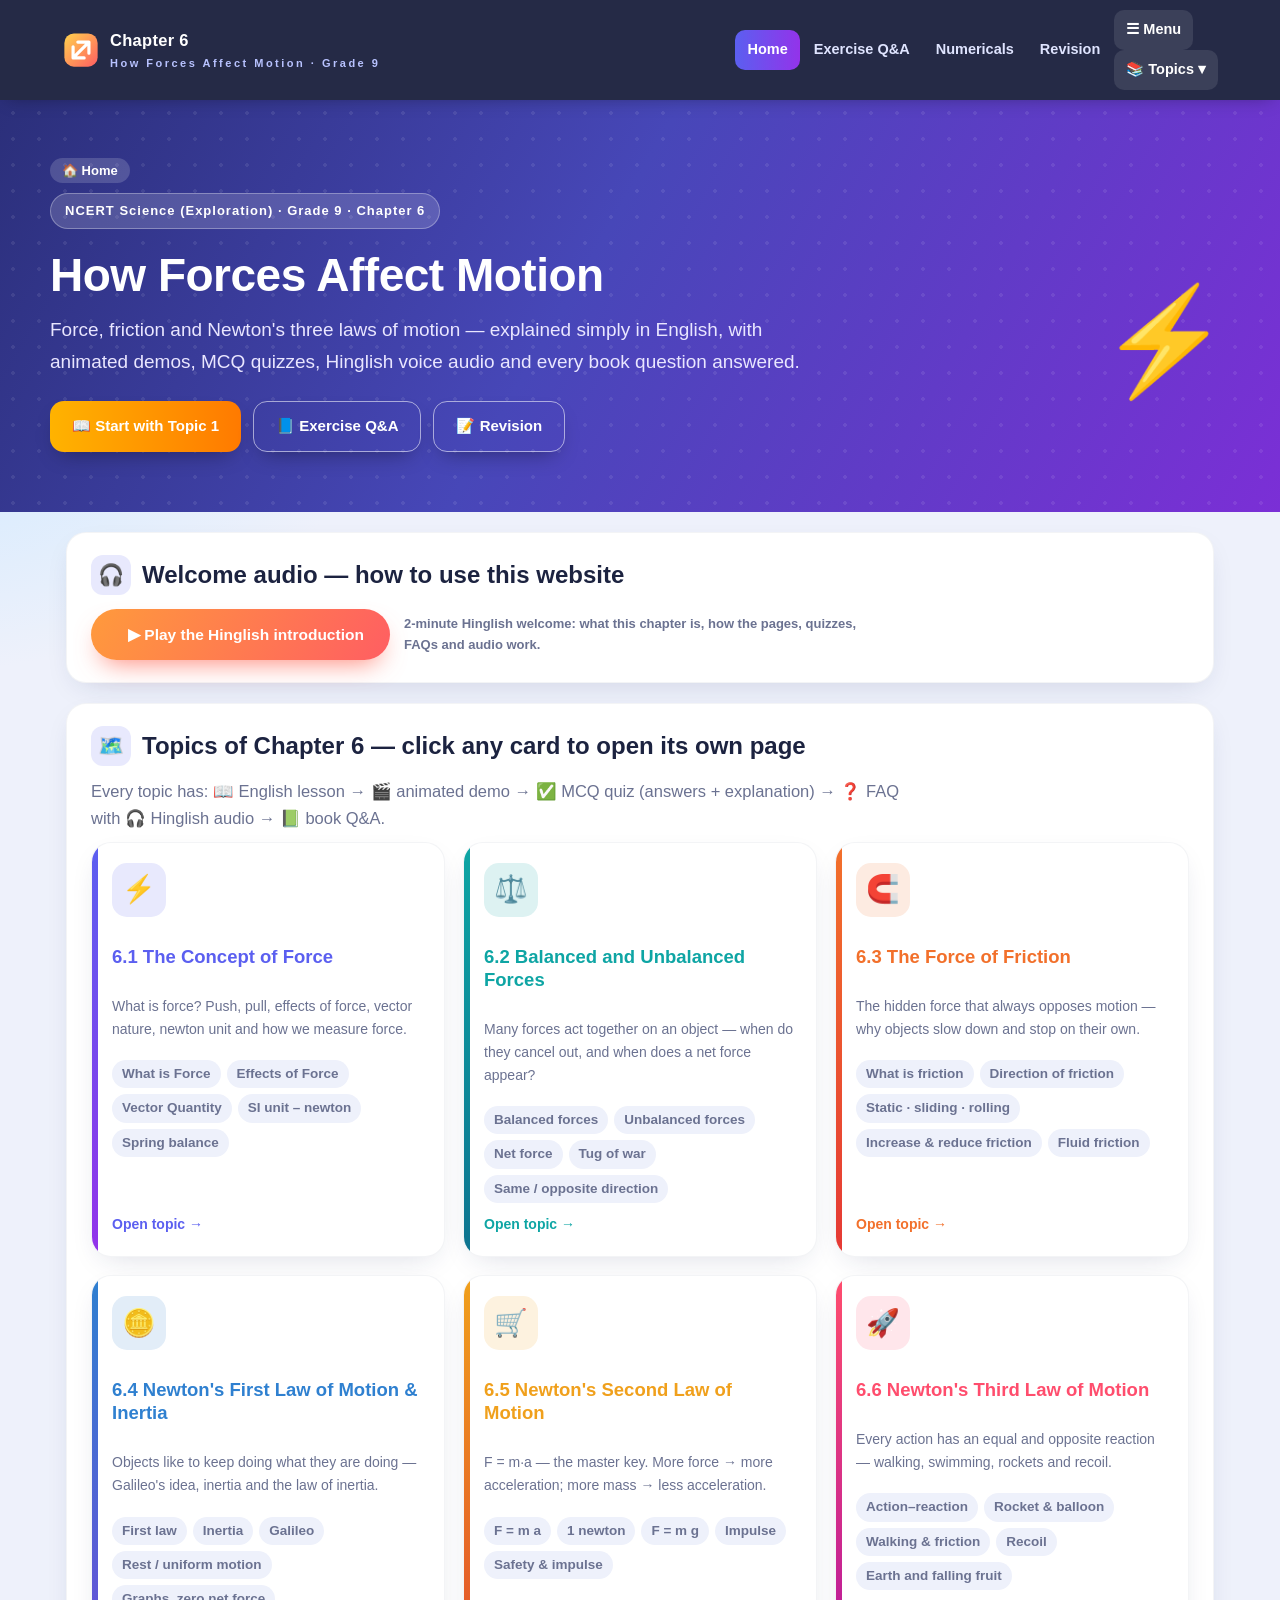
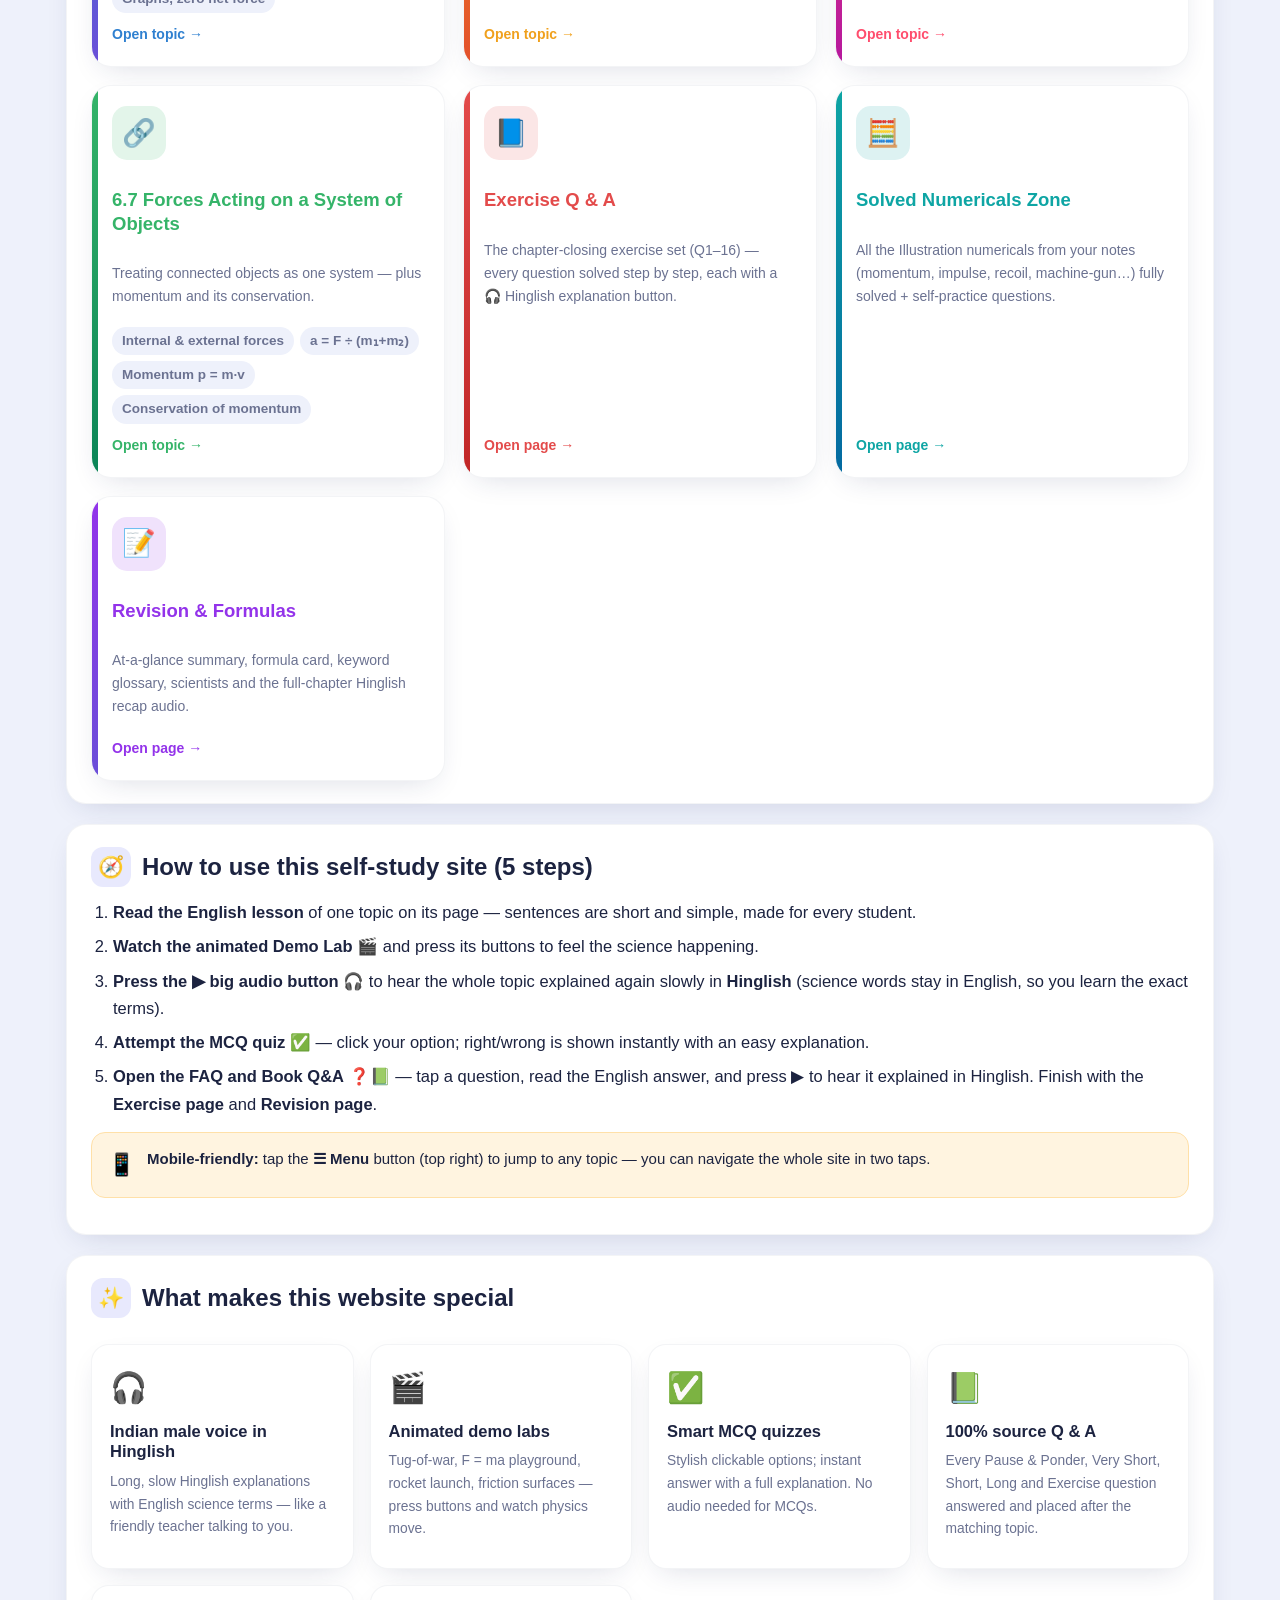
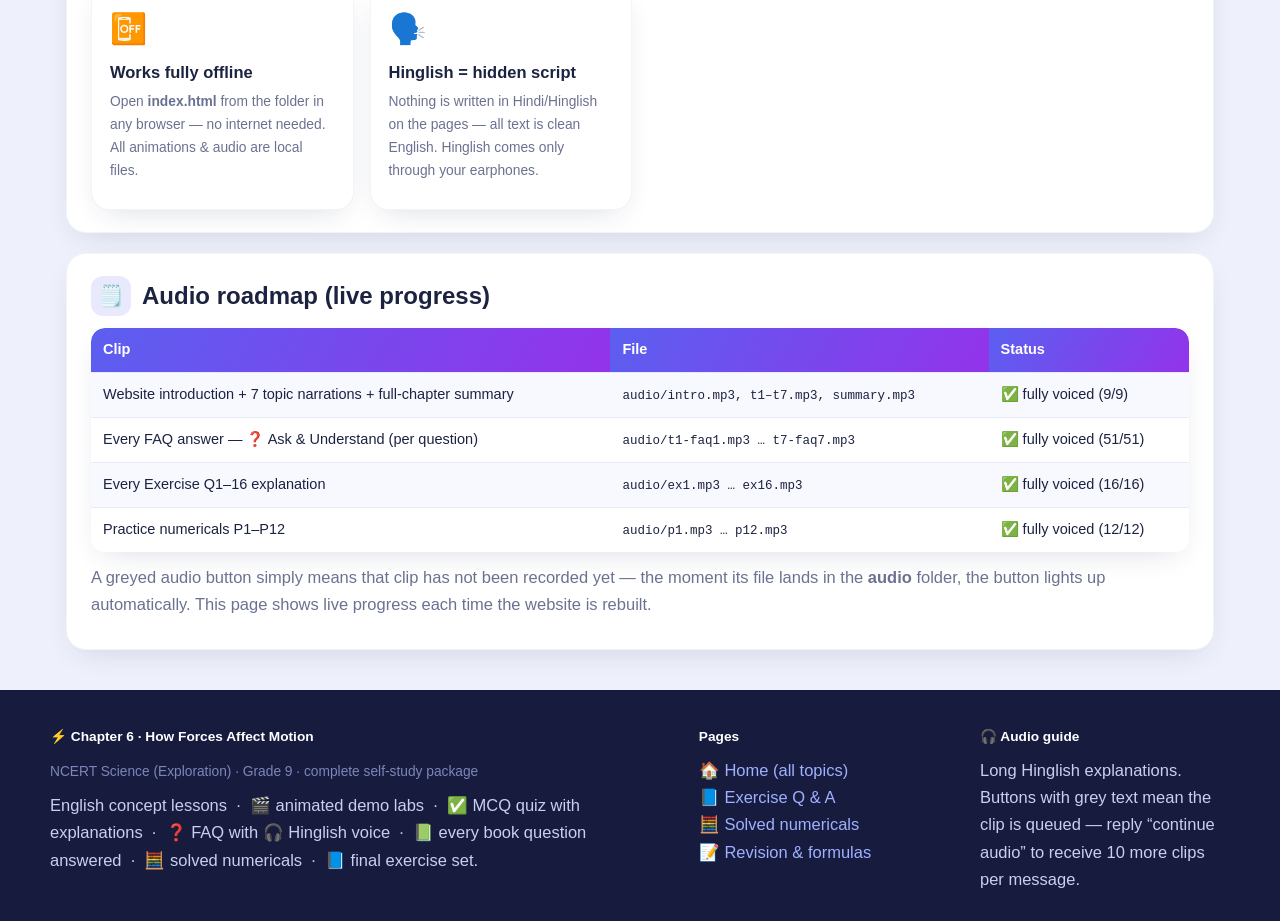
<file: index.html>
<!DOCTYPE html><html lang="en"><head><meta charset="utf-8"><meta name="viewport" content="width=device-width,initial-scale=1"><title>Chapter 6 · How Forces Affect Motion — Grade 9 Science Study Site</title><meta name="description" content="Grade 9 Science Chapter 6 — How Forces Affect Motion: self-study site with lessons, animations, MCQ, FAQ and audio."><link rel="icon" href="data:image/svg+xml,%3Csvg xmlns=%22http://www.w3.org/2000/svg%22 viewBox=%220 0 100 100%22%3E%3Crect width=%22100%22 height=%22100%22 rx=%2220%22 fill=%22%235b5ff0%22/%3E%3Ctext y=%2268%22 x=%2250%22 font-size=%2255%22 text-anchor=%22middle%22 fill=%22white%22%3E⚡%3C/text%3E%3C/svg%3E"><link rel="stylesheet" href="assets/css/style.css"></head><body data-acc="#5b5ff0" style="--acc:#5b5ff0;--acc2:#9333ea"><div class="progress"></div><header class="nav"><div class="nav-in"><a class="brand" href="index.html"><svg class="logo" viewBox="0 0 48 48"><defs><linearGradient id="lg" x1="0" y1="0" x2="1" y2="1"><stop offset="0" stop-color="#ffd24d"/><stop offset="1" stop-color="#ff5e62"/></linearGradient></defs><rect x="3" y="3" width="42" height="42" rx="12" fill="url(#lg)"/><path d="M14 34 L34 14 M20 14 h14 v14 M28 34 H14 V20" stroke="#fff" stroke-width="4" stroke-linecap="round" stroke-linejoin="round" fill="none"/></svg><span>Chapter 6<small>How Forces Affect Motion · Grade 9</small></span></a><nav class="nav-links"><a class="desk on" href="index.html">Home</a><a class="desk" href="exercise.html">Exercise Q&A</a><a class="desk" href="practice.html">Numericals</a><a class="desk" href="revision.html">Revision</a><div class="drop" id="dd"><button type="button" class="menu-btn" aria-haspopup="true" aria-expanded="false">☰&nbsp;Menu</button><button type="button" class="desk dd-btn" aria-haspopup="true" aria-expanded="false">📚 Topics ▾</button><div class="drop-panel"><div class="grp">MAIN</div><a href="index.html"><span class="dp-ico" style="background:#5b5ff022">🏠</span>Home — Topic Map</a><div class="grp">📖 TOPICS OF CHAPTER 6</div><a href="topics/t1-concept-of-force.html"><span class="dp-ico" style="background:#5b5ff022">⚡</span>6.1 Concept of Force</a><a href="topics/t2-balanced-and-unbalanced-forces.html"><span class="dp-ico" style="background:#0ea5a422">⚖️</span>6.2 Balanced & Unbalanced Forces</a><a href="topics/t3-force-of-friction.html"><span class="dp-ico" style="background:#f2702b22">🧲</span>6.3 Force of Friction</a><a href="topics/t4-newtons-first-law.html"><span class="dp-ico" style="background:#2f80d022">🪙</span>6.4 First Law of Motion & Inertia</a><a href="topics/t5-newtons-second-law.html"><span class="dp-ico" style="background:#f0a01c22">🛒</span>6.5 Second Law (F = m·a)</a><a href="topics/t6-newtons-third-law.html"><span class="dp-ico" style="background:#ff4d6d22">🚀</span>6.6 Third Law (Action–Reaction)</a><a href="topics/t7-forces-on-a-system.html"><span class="dp-ico" style="background:#35b46922">🔗</span>6.7 System of Objects + Momentum</a><div class="grp">✏️ QUESTIONS & REVISION</div><a href="exercise.html"><span class="dp-ico" style="background:#e34b4b22">📘</span>Exercise Questions & Answers (final)</a><a href="practice.html"><span class="dp-ico" style="background:#0ea5a422">🧮</span>Solved Numericals Practice Zone</a><a href="revision.html"><span class="dp-ico" style="background:#9333ea22">📝</span>Revision, Summary & Formulas</a></div></div></nav></div></header><section class="hero"><div class="dots"></div><div class="hero-in"><div class="crumb" style="margin-top:14px"><a href="index.html" style="background:rgba(255,255,255,.16);color:#fff;box-shadow:none">🏠 Home</a></div><div class="chip" style="margin-top:16px">NCERT Science (Exploration) · Grade 9 · Chapter 6</div><div style="display:flex;gap:20px;align-items:center;flex-wrap:wrap"><div style="flex:1;min-width:260px"><h1 style="font-size:clamp(26px,4vw,46px)">How Forces Affect Motion</h1><p class="sub">Force, friction and Newton's three laws of motion — explained simply in English, with animated demos, MCQ quizzes, Hinglish voice audio and every book question answered.</p><div class="hero-btns"><a class="btn primary" href="topics/t1-concept-of-force.html">📖 Start with Topic 1</a><a class="btn ghost" href="exercise.html">📘 Exercise Q&A</a><a class="btn ghost" href="revision.html">📝 Revision</a></div></div><div class="hero-emoji" style="font-size:105px">⚡</div></div></div></section><main class="wrap"><section class="card reveal"><h2><span class="ico">🎧</span>Welcome audio — how to use this website</h2>
    <div class="aud-row">
      <button type="button" class="aud-big" data-src="audio/intro.mp3"><span class="wave"><i></i><i></i><i></i></span>
      <span class="lbl">▶ Play the Hinglish introduction</span></button>
      <span class="meta">2-minute Hinglish welcome: what this chapter is, how the pages, quizzes, FAQs and audio work.</span>
    </div></section><section class="card reveal"><h2><span class="ico">🗺️</span>Topics of Chapter 6 — click any card to open its own page</h2><p class="lead">Every topic has: 📖 English lesson → 🎬 animated demo → ✅ MCQ quiz (answers + explanation) → ❓ FAQ with 🎧 Hinglish audio → 📗 book Q&A.</p><div class="tgrid"><a class="tcard" style="--acc:#5b5ff0;--acc2:#9333ea" href="topics/t1-concept-of-force.html"><div class="t-ico">⚡</div><h3>6.1 The Concept of Force</h3><p class="mut" style="font-size:14px">What is force? Push, pull, effects of force, vector nature, newton unit and how we measure force.</p><div class="mini"><span>What is Force</span><span>Effects of Force</span><span>Vector Quantity</span><span>SI unit – newton</span><span>Spring balance</span></div><span class="go">Open topic →</span></a><a class="tcard" style="--acc:#0ea5a4;--acc2:#0e7490" href="topics/t2-balanced-and-unbalanced-forces.html"><div class="t-ico">⚖️</div><h3>6.2 Balanced and Unbalanced Forces</h3><p class="mut" style="font-size:14px">Many forces act together on an object — when do they cancel out, and when does a net force appear?</p><div class="mini"><span>Balanced forces</span><span>Unbalanced forces</span><span>Net force</span><span>Tug of war</span><span>Same / opposite direction</span></div><span class="go">Open topic →</span></a><a class="tcard" style="--acc:#f2702b;--acc2:#e53935" href="topics/t3-force-of-friction.html"><div class="t-ico">🧲</div><h3>6.3 The Force of Friction</h3><p class="mut" style="font-size:14px">The hidden force that always opposes motion — why objects slow down and stop on their own.</p><div class="mini"><span>What is friction</span><span>Direction of friction</span><span>Static · sliding · rolling</span><span>Increase & reduce friction</span><span>Fluid friction</span></div><span class="go">Open topic →</span></a><a class="tcard" style="--acc:#2f80d0;--acc2:#6a4fd8" href="topics/t4-newtons-first-law.html"><div class="t-ico">🪙</div><h3>6.4 Newton's First Law of Motion & Inertia</h3><p class="mut" style="font-size:14px">Objects like to keep doing what they are doing — Galileo's idea, inertia and the law of inertia.</p><div class="mini"><span>First law</span><span>Inertia</span><span>Galileo</span><span>Rest / uniform motion</span><span>Graphs, zero net force</span></div><span class="go">Open topic →</span></a><a class="tcard" style="--acc:#f0a01c;--acc2:#e3502b" href="topics/t5-newtons-second-law.html"><div class="t-ico">🛒</div><h3>6.5 Newton's Second Law of Motion</h3><p class="mut" style="font-size:14px">F = m·a — the master key. More force → more acceleration; more mass → less acceleration.</p><div class="mini"><span>F = m a</span><span>1 newton</span><span>F = m g</span><span>Impulse</span><span>Safety & impulse</span></div><span class="go">Open topic →</span></a><a class="tcard" style="--acc:#ff4d6d;--acc2:#b5179e" href="topics/t6-newtons-third-law.html"><div class="t-ico">🚀</div><h3>6.6 Newton's Third Law of Motion</h3><p class="mut" style="font-size:14px">Every action has an equal and opposite reaction — walking, swimming, rockets and recoil.</p><div class="mini"><span>Action–reaction</span><span>Rocket & balloon</span><span>Walking & friction</span><span>Recoil</span><span>Earth and falling fruit</span></div><span class="go">Open topic →</span></a><a class="tcard" style="--acc:#35b469;--acc2:#0b8457" href="topics/t7-forces-on-a-system.html"><div class="t-ico">🔗</div><h3>6.7 Forces Acting on a System of Objects</h3><p class="mut" style="font-size:14px">Treating connected objects as one system — plus momentum and its conservation.</p><div class="mini"><span>Internal & external forces</span><span>a = F ÷ (m₁+m₂)</span><span>Momentum p = m·v</span><span>Conservation of momentum</span></div><span class="go">Open topic →</span></a><a class="tcard" style="--acc:#e34b4b;--acc2:#c02626" href="exercise.html"><div class="t-ico">📘</div><h3>Exercise Q & A</h3><p class="mut" style="font-size:14px">The chapter-closing exercise set (Q1–16) — every question solved step by step, each with a 🎧 Hinglish explanation button.</p><span class="go">Open page →</span></a><a class="tcard" style="--acc:#0ea5a4;--acc2:#0369a1" href="practice.html"><div class="t-ico">🧮</div><h3>Solved Numericals Zone</h3><p class="mut" style="font-size:14px">All the Illustration numericals from your notes (momentum, impulse, recoil, machine-gun…) fully solved + self-practice questions.</p><span class="go">Open page →</span></a><a class="tcard" style="--acc:#9333ea;--acc2:#6a4fd8" href="revision.html"><div class="t-ico">📝</div><h3>Revision & Formulas</h3><p class="mut" style="font-size:14px">At-a-glance summary, formula card, keyword glossary, scientists and the full-chapter Hinglish recap audio.</p><span class="go">Open page →</span></a></div></section><section class="card reveal"><h2><span class="ico">🧭</span>How to use this self-study site (5 steps)</h2>
    <ol>
      <li><b>Read the English lesson</b> of one topic on its page — sentences are short and simple, made for every student.</li>
      <li><b>Watch the animated Demo Lab</b> 🎬 and press its buttons to feel the science happening.</li>
      <li><b>Press the ▶ big audio button</b> 🎧 to hear the whole topic explained again slowly in <b>Hinglish</b> (science words stay in English, so you learn the exact terms).</li>
      <li><b>Attempt the MCQ quiz</b> ✅ — click your option; right/wrong is shown instantly with an easy explanation.</li>
      <li><b>Open the FAQ and Book Q&A</b> ❓📗 — tap a question, read the English answer, and press ▶ to hear it explained in Hinglish. Finish with the <b>Exercise page</b> and <b>Revision page</b>.</li>
    </ol>
    <div class="note orange"><span class="ni">📱</span><div><b>Mobile-friendly:</b> tap the <b>☰ Menu</b> button (top right) to jump to any topic — you can navigate the whole site in two taps.</div></div></section><section class="card reveal"><h2><span class="ico">✨</span>What makes this website special</h2>
    <div class="feats">
      <div class="feat"><div class="fi">🎧</div><h4>Indian male voice in Hinglish</h4><p>Long, slow Hinglish explanations with English science terms — like a friendly teacher talking to you.</p></div>
      <div class="feat"><div class="fi">🎬</div><h4>Animated demo labs</h4><p>Tug-of-war, F = ma playground, rocket launch, friction surfaces — press buttons and watch physics move.</p></div>
      <div class="feat"><div class="fi">✅</div><h4>Smart MCQ quizzes</h4><p>Stylish clickable options; instant answer with a full explanation. No audio needed for MCQs.</p></div>
      <div class="feat"><div class="fi">📗</div><h4>100% source Q &amp; A</h4><p>Every Pause &amp; Ponder, Very Short, Short, Long and Exercise question answered and placed after the matching topic.</p></div>
      <div class="feat"><div class="fi">📴</div><h4>Works fully offline</h4><p>Open <b>index.html</b> from the folder in any browser — no internet needed. All animations &amp; audio are local files.</p></div>
      <div class="feat"><div class="fi">🗣️</div><h4>Hinglish = hidden script</h4><p>Nothing is written in Hindi/Hinglish on the pages — all text is clean English. Hinglish comes only through your earphones.</p></div>
    </div></section><section class="card reveal"><h2><span class="ico">🗒️</span>Audio roadmap (live progress)</h2><table><tr><th>Clip</th><th>File</th><th>Status</th></tr><tr><td>Website introduction + 7 topic narrations + full-chapter summary</td><td><code style='font-size:12.5px'>audio/intro.mp3, t1–t7.mp3, summary.mp3</code></td><td>✅ fully voiced (9/9)</td></tr><tr><td>Every FAQ answer — ❓ Ask & Understand (per question)</td><td><code style='font-size:12.5px'>audio/t1-faq1.mp3 … t7-faq7.mp3</code></td><td>✅ fully voiced (51/51)</td></tr><tr><td>Every Exercise Q1–16 explanation</td><td><code style='font-size:12.5px'>audio/ex1.mp3 … ex16.mp3</code></td><td>✅ fully voiced (16/16)</td></tr><tr><td>Practice numericals P1–P12</td><td><code style='font-size:12.5px'>audio/p1.mp3 … p12.mp3</code></td><td>✅ fully voiced (12/12)</td></tr></table><p class='mut'>A greyed audio button simply means that clip has not been recorded yet — the moment its file lands in the <b>audio</b> folder, the button lights up automatically. This page shows live progress each time the website is rebuilt.</p></section></main><footer><div class="foot-in"><div><h5>⚡ Chapter 6 · How Forces Affect Motion</h5><small>NCERT Science (Exploration) · Grade 9 · complete self-study package</small><p style="max-width:540px;margin-top:8px">English concept lessons &nbsp;·&nbsp; 🎬 animated demo labs &nbsp;·&nbsp; ✅ MCQ quiz with explanations &nbsp;·&nbsp; ❓ FAQ with 🎧 Hinglish voice &nbsp;·&nbsp; 📗 every book question answered &nbsp;·&nbsp; 🧮 solved numericals &nbsp;·&nbsp; 📘 final exercise set.</p></div><div><h5>Pages</h5><p><a href="index.html">🏠 Home (all topics)</a><br><a href="exercise.html">📘 Exercise Q &amp; A</a><br><a href="practice.html">🧮 Solved numericals</a><br><a href="revision.html">📝 Revision &amp; formulas</a></p></div><div><h5>🎧 Audio guide</h5><p style="max-width:250px">Long Hinglish explanations. Buttons with grey text mean the clip is queued — reply “continue audio” to receive 10 more clips per message.</p></div></div></footer><button class="back-top" aria-label="Scroll to top">↑</button><script src="assets/js/main.js"></script><script src="assets/js/demos.js"></script></body></html>
</file>
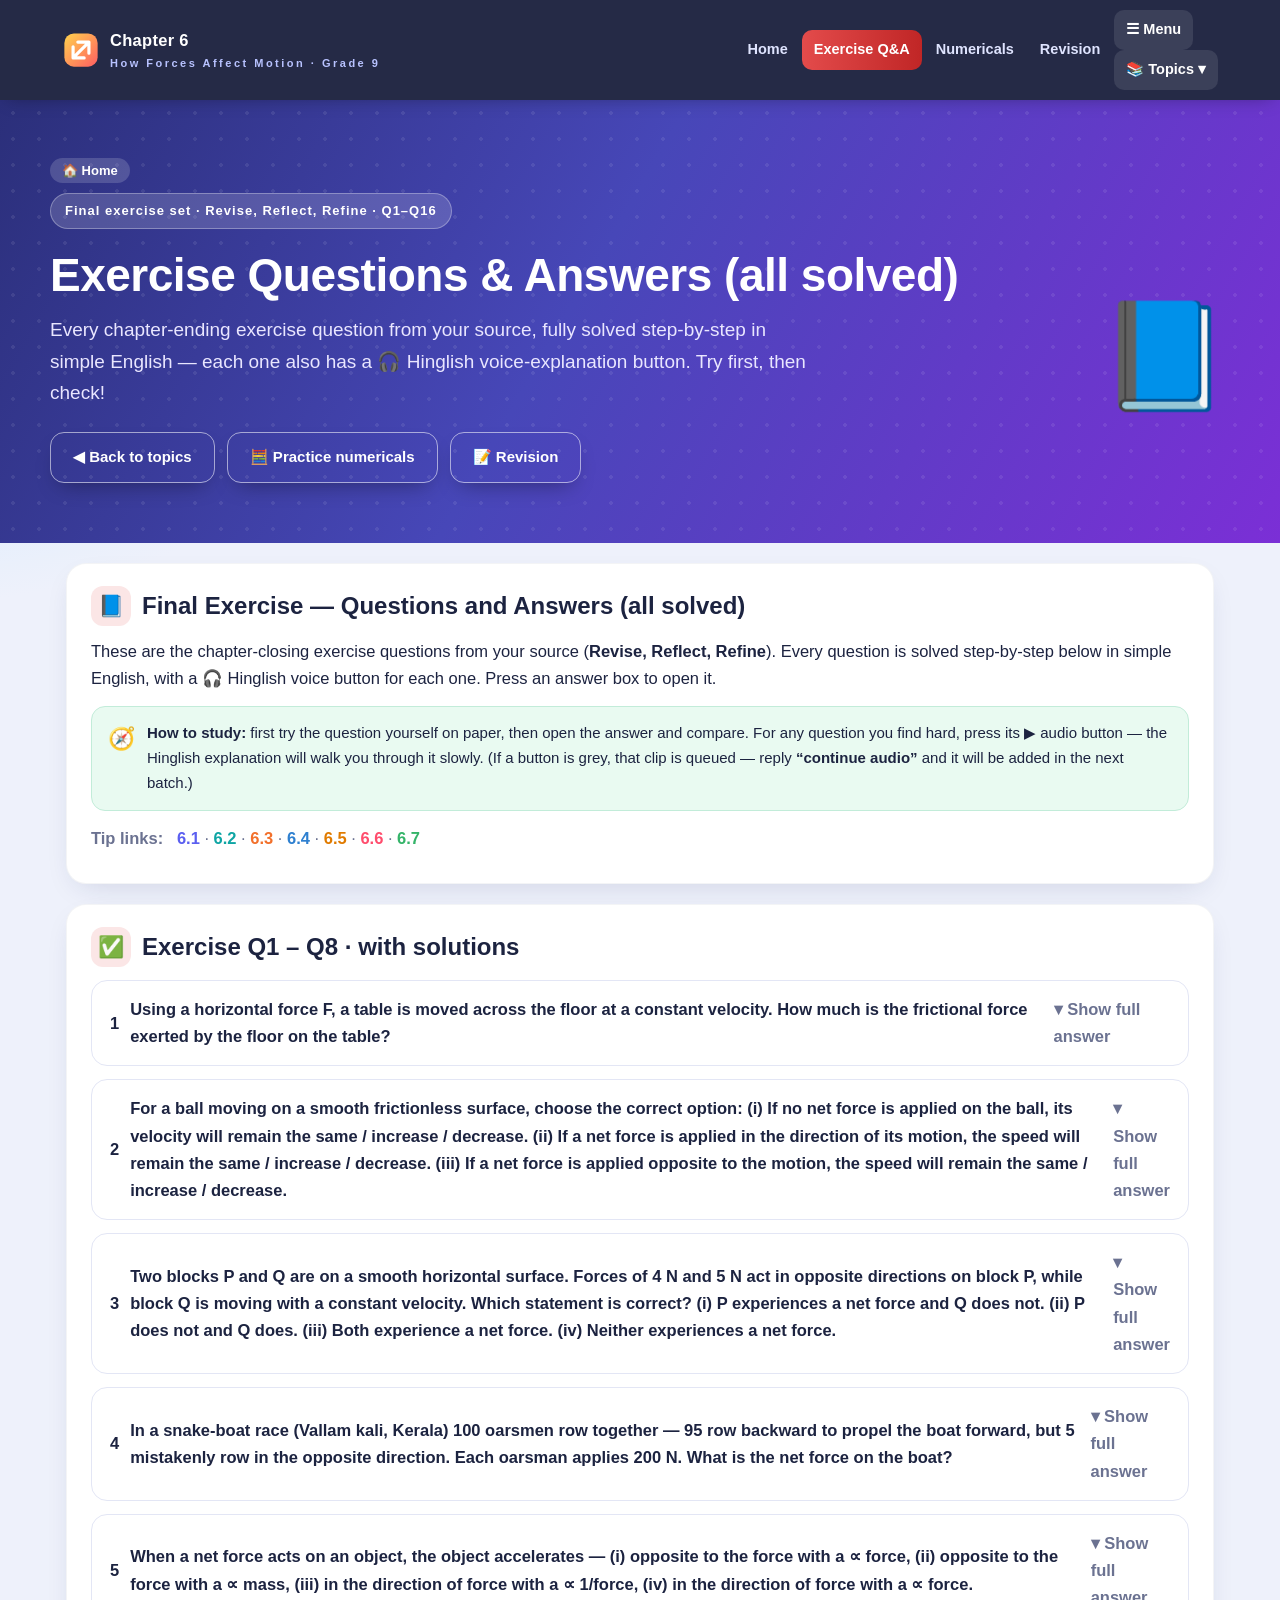
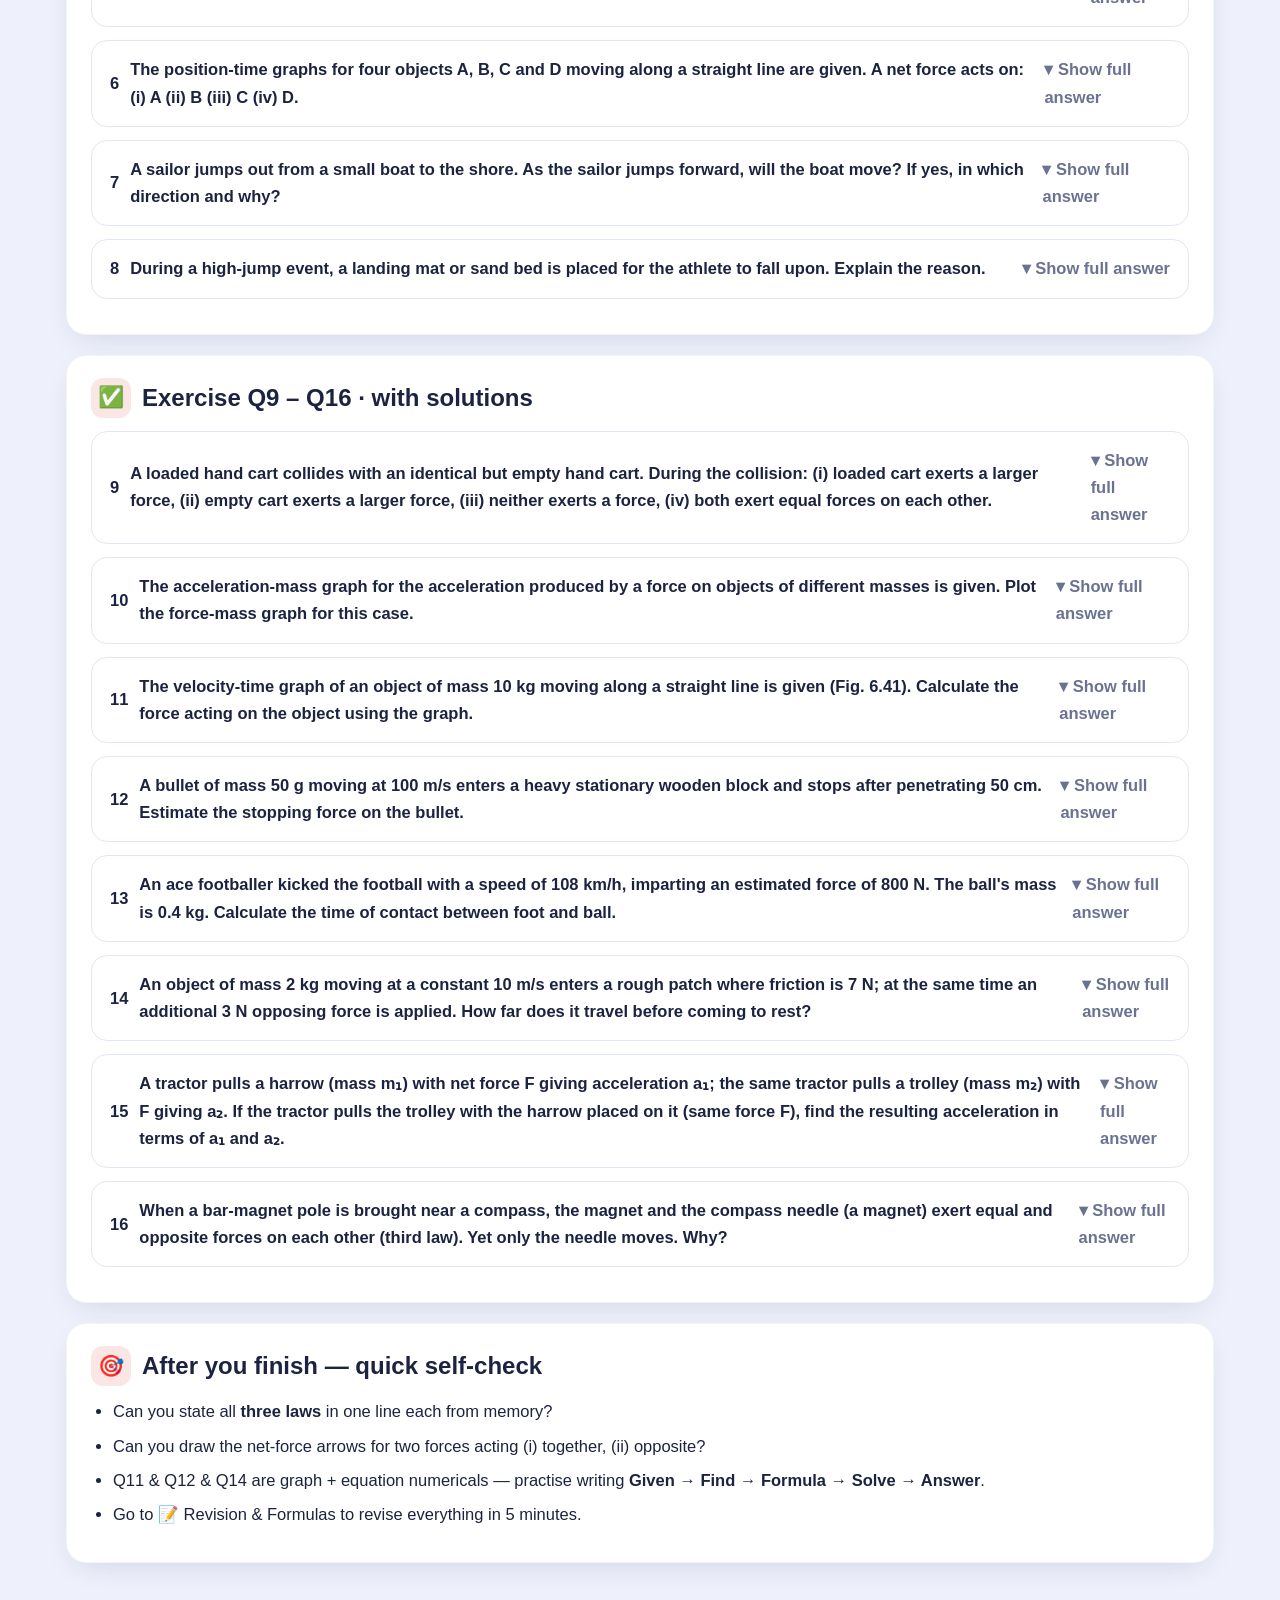
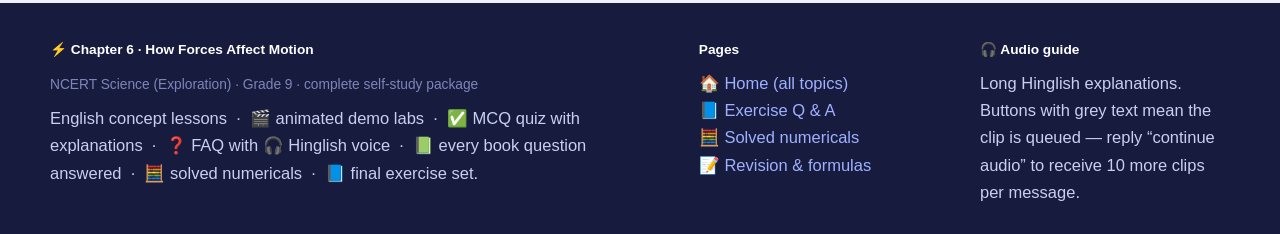
<file: exercise.html>
<!DOCTYPE html><html lang="en"><head><meta charset="utf-8"><meta name="viewport" content="width=device-width,initial-scale=1"><title>Exercise Questions & Answers — How Forces Affect Motion (Ch 6)</title><meta name="description" content="Grade 9 Science Chapter 6 — How Forces Affect Motion: self-study site with lessons, animations, MCQ, FAQ and audio."><link rel="icon" href="data:image/svg+xml,%3Csvg xmlns=%22http://www.w3.org/2000/svg%22 viewBox=%220 0 100 100%22%3E%3Crect width=%22100%22 height=%22100%22 rx=%2220%22 fill=%22%235b5ff0%22/%3E%3Ctext y=%2268%22 x=%2250%22 font-size=%2255%22 text-anchor=%22middle%22 fill=%22white%22%3E⚡%3C/text%3E%3C/svg%3E"><link rel="stylesheet" href="assets/css/style.css"></head><body data-acc="#e34b4b" style="--acc:#e34b4b;--acc2:#c02626"><div class="progress"></div><header class="nav"><div class="nav-in"><a class="brand" href="index.html"><svg class="logo" viewBox="0 0 48 48"><defs><linearGradient id="lg" x1="0" y1="0" x2="1" y2="1"><stop offset="0" stop-color="#ffd24d"/><stop offset="1" stop-color="#ff5e62"/></linearGradient></defs><rect x="3" y="3" width="42" height="42" rx="12" fill="url(#lg)"/><path d="M14 34 L34 14 M20 14 h14 v14 M28 34 H14 V20" stroke="#fff" stroke-width="4" stroke-linecap="round" stroke-linejoin="round" fill="none"/></svg><span>Chapter 6<small>How Forces Affect Motion · Grade 9</small></span></a><nav class="nav-links"><a class="desk" href="index.html">Home</a><a class="desk on" href="exercise.html">Exercise Q&A</a><a class="desk" href="practice.html">Numericals</a><a class="desk" href="revision.html">Revision</a><div class="drop" id="dd"><button type="button" class="menu-btn" aria-haspopup="true" aria-expanded="false">☰&nbsp;Menu</button><button type="button" class="desk dd-btn" aria-haspopup="true" aria-expanded="false">📚 Topics ▾</button><div class="drop-panel"><div class="grp">MAIN</div><a href="index.html"><span class="dp-ico" style="background:#5b5ff022">🏠</span>Home — Topic Map</a><div class="grp">📖 TOPICS OF CHAPTER 6</div><a href="topics/t1-concept-of-force.html"><span class="dp-ico" style="background:#5b5ff022">⚡</span>6.1 Concept of Force</a><a href="topics/t2-balanced-and-unbalanced-forces.html"><span class="dp-ico" style="background:#0ea5a422">⚖️</span>6.2 Balanced & Unbalanced Forces</a><a href="topics/t3-force-of-friction.html"><span class="dp-ico" style="background:#f2702b22">🧲</span>6.3 Force of Friction</a><a href="topics/t4-newtons-first-law.html"><span class="dp-ico" style="background:#2f80d022">🪙</span>6.4 First Law of Motion & Inertia</a><a href="topics/t5-newtons-second-law.html"><span class="dp-ico" style="background:#f0a01c22">🛒</span>6.5 Second Law (F = m·a)</a><a href="topics/t6-newtons-third-law.html"><span class="dp-ico" style="background:#ff4d6d22">🚀</span>6.6 Third Law (Action–Reaction)</a><a href="topics/t7-forces-on-a-system.html"><span class="dp-ico" style="background:#35b46922">🔗</span>6.7 System of Objects + Momentum</a><div class="grp">✏️ QUESTIONS & REVISION</div><a href="exercise.html"><span class="dp-ico" style="background:#e34b4b22">📘</span>Exercise Questions & Answers (final)</a><a href="practice.html"><span class="dp-ico" style="background:#0ea5a422">🧮</span>Solved Numericals Practice Zone</a><a href="revision.html"><span class="dp-ico" style="background:#9333ea22">📝</span>Revision, Summary & Formulas</a></div></div></nav></div></header><section class="hero"><div class="dots"></div><div class="hero-in"><div class="crumb" style="margin-top:14px"><a href="index.html" style="background:rgba(255,255,255,.16);color:#fff;box-shadow:none">🏠 Home</a></div><div class="chip" style="margin-top:16px">Final exercise set · Revise, Reflect, Refine · Q1–Q16</div><div style="display:flex;gap:20px;align-items:center;flex-wrap:wrap"><div style="flex:1;min-width:260px"><h1 style="font-size:clamp(26px,4vw,46px)">Exercise Questions & Answers (all solved)</h1><p class="sub">Every chapter-ending exercise question from your source, fully solved step-by-step in simple English — each one also has a 🎧 Hinglish voice-explanation button. Try first, then check!</p><div class="hero-btns"><a class="btn ghost" href="index.html">◀ Back to topics</a><a class="btn ghost" href="practice.html">🧮 Practice numericals</a><a class="btn ghost" href="revision.html">📝 Revision</a></div></div><div class="hero-emoji" style="font-size:105px">📘</div></div></div></section><main class="wrap"><section class="card reveal"><h2><span class="ico">📘</span>Final Exercise — Questions and Answers (all solved)</h2>
    <p>These are the chapter-closing exercise questions from your source
    (<b>Revise, Reflect, Refine</b>). Every question is solved step-by-step below in simple English, with a
    🎧 Hinglish voice button for each one. Press an answer box to open it.</p>
    <div class="note green"><span class="ni">🧭</span><div><b>How to study:</b> first try the question yourself on paper,
    then open the answer and compare. For any question you find hard, press its ▶ audio button — the Hinglish
    explanation will walk you through it slowly. (If a button is grey, that clip is queued — reply
    <b>“continue audio”</b> and it will be added in the next batch.)</div></div>
    <p class="mut" style="margin-top:6px"><b>Tip links:</b> &nbsp;
    <a href="topics/t1-concept-of-force.html" style="color:#5b5ff0;font-weight:700">6.1</a> ·
    <a href="topics/t2-balanced-and-unbalanced-forces.html" style="color:#0ea5a4;font-weight:700">6.2</a> ·
    <a href="topics/t3-force-of-friction.html" style="color:#f2702b;font-weight:700">6.3</a> ·
    <a href="topics/t4-newtons-first-law.html" style="color:#2f80d0;font-weight:700">6.4</a> ·
    <a href="topics/t5-newtons-second-law.html" style="color:#e07b00;font-weight:700">6.5</a> ·
    <a href="topics/t6-newtons-third-law.html" style="color:#ff4d6d;font-weight:700">6.6</a> ·
    <a href="topics/t7-forces-on-a-system.html" style="color:#35b469;font-weight:700">6.7</a></p>
    </section><section class="card reveal"><h2><span class="ico">✅</span>Exercise Q1 – Q8 · with solutions</h2><div class="big-list"><details class="bq"><summary><span class="qn">1</span><span>Using a horizontal force F, a table is moved across the floor at a constant velocity. How much is the frictional force exerted by the floor on the table?</span><span class="chev">▾ Show full answer</span></summary>
    <div class="bq-a"><b class="ans-tag">Answer —</b> <p>Since the table moves with <b>constant velocity</b>, its acceleration is zero. By Newton's first law, the net force on it must be zero. Therefore the frictional force of the floor must be exactly <b>equal to F</b>, acting in the direction opposite to the motion.</p>
    <div class="aud-row" style="margin-top:12px"><button type="button" class="aud-btn" data-src="audio/ex1.mp3">
    <span class="wave"><i></i><i></i><i></i></span><span class="lbl">🎧 Hinglish explanation of this exercise</span></button>
    <span class="meta">Step-by-step solution explained slowly in Hinglish (science words in English).</span></div></div></details><details class="bq"><summary><span class="qn">2</span><span>For a ball moving on a smooth frictionless surface, choose the correct option: (i) If no net force is applied on the ball, its velocity will remain the same / increase / decrease. (ii) If a net force is applied in the direction of its motion, the speed will remain the same / increase / decrease. (iii) If a net force is applied opposite to the motion, the speed will remain the same / increase / decrease.</span><span class="chev">▾ Show full answer</span></summary>
    <div class="bq-a"><b class="ans-tag">Answer —</b> <p><b>(i) remain the same</b> — zero net force ⇒ no change in velocity (first law).<br><b>(ii) increase</b> — net force along the motion accelerates it, speed rises.<br><b>(iii) decrease</b> — net force opposite to motion decelerates it, speed falls (and it may stop or reverse).</p>
    <div class="aud-row" style="margin-top:12px"><button type="button" class="aud-btn" data-src="audio/ex2.mp3">
    <span class="wave"><i></i><i></i><i></i></span><span class="lbl">🎧 Hinglish explanation of this exercise</span></button>
    <span class="meta">Step-by-step solution explained slowly in Hinglish (science words in English).</span></div></div></details><details class="bq"><summary><span class="qn">3</span><span>Two blocks P and Q are on a smooth horizontal surface. Forces of 4&nbsp;N and 5&nbsp;N act in opposite directions on block P, while block Q is moving with a constant velocity. Which statement is correct? (i) P experiences a net force and Q does not. (ii) P does not and Q does. (iii) Both experience a net force. (iv) Neither experiences a net force.</span><span class="chev">▾ Show full answer</span></summary>
    <div class="bq-a"><b class="ans-tag">Answer —</b> <p><b>(i) P experiences a net force and Q does not experience a net force.</b><br>On P the two opposite forces are unequal (5 N and 4 N), so net force on P = 1 N (towards the 5 N force). Q moves with constant velocity ⇒ acceleration 0 ⇒ net force on Q is zero.</p>
    <div class="aud-row" style="margin-top:12px"><button type="button" class="aud-btn" data-src="audio/ex3.mp3">
    <span class="wave"><i></i><i></i><i></i></span><span class="lbl">🎧 Hinglish explanation of this exercise</span></button>
    <span class="meta">Step-by-step solution explained slowly in Hinglish (science words in English).</span></div></div></details><details class="bq"><summary><span class="qn">4</span><span>In a snake-boat race (Vallam kali, Kerala) 100 oarsmen row together — 95 row backward to propel the boat forward, but 5 mistakenly row in the opposite direction. Each oarsman applies 200&nbsp;N. What is the net force on the boat?</span><span class="chev">▾ Show full answer</span></summary>
    <div class="bq-a"><b class="ans-tag">Answer —</b> <p>Forward force = 95 × 200 = 19,000 N.<br>Backward force = 5 × 200 = 1,000 N.<br>Net force = 19,000 − 1,000 = <b>18,000 N in the forward direction</b>.</p>
    <div class="aud-row" style="margin-top:12px"><button type="button" class="aud-btn" data-src="audio/ex4.mp3">
    <span class="wave"><i></i><i></i><i></i></span><span class="lbl">🎧 Hinglish explanation of this exercise</span></button>
    <span class="meta">Step-by-step solution explained slowly in Hinglish (science words in English).</span></div></div></details><details class="bq"><summary><span class="qn">5</span><span>When a net force acts on an object, the object accelerates — (i) opposite to the force with a ∝ force, (ii) opposite to the force with a ∝ mass, (iii) in the direction of force with a ∝ 1/force, (iv) in the direction of force with a ∝ force.</span><span class="chev">▾ Show full answer</span></summary>
    <div class="bq-a"><b class="ans-tag">Answer —</b> <p><b>(iv) in the direction of force, with acceleration proportional to the force acting on the object.</b><br>By the second law, acceleration is in the direction of the net force, a = F/m — directly proportional to F (for fixed m) and inversely proportional to m (for fixed F).</p>
    <div class="aud-row" style="margin-top:12px"><button type="button" class="aud-btn" data-src="audio/ex5.mp3">
    <span class="wave"><i></i><i></i><i></i></span><span class="lbl">🎧 Hinglish explanation of this exercise</span></button>
    <span class="meta">Step-by-step solution explained slowly in Hinglish (science words in English).</span></div></div></details><details class="bq"><summary><span class="qn">6</span><span>The position-time graphs for four objects A, B, C and D moving along a straight line are given. A net force acts on: (i) A (ii) B (iii) C (iv) D.</span><span class="chev">▾ Show full answer</span></summary>
    <div class="bq-a"><b class="ans-tag">Answer —</b> <p>A net force acts only on an object whose velocity is changing (acceleration ≠ 0). In a position–time graph:<br>horizontal line ⇒ at rest (no net force); straight inclined line ⇒ constant velocity (no net force); <b>curved graph</b> ⇒ velocity is changing ⇒ acceleration ⇒ net force.<br>Hence a net force acts on <b>(iii) Object C</b> and <b>(iv) Object D</b> (their graphs are curved).</p>
    <div class="aud-row" style="margin-top:12px"><button type="button" class="aud-btn" data-src="audio/ex6.mp3">
    <span class="wave"><i></i><i></i><i></i></span><span class="lbl">🎧 Hinglish explanation of this exercise</span></button>
    <span class="meta">Step-by-step solution explained slowly in Hinglish (science words in English).</span></div></div></details><details class="bq"><summary><span class="qn">7</span><span>A sailor jumps out from a small boat to the shore. As the sailor jumps forward, will the boat move? If yes, in which direction and why?</span><span class="chev">▾ Show full answer</span></summary>
    <div class="bq-a"><b class="ans-tag">Answer —</b> <p><b>Yes, the boat moves backward.</b> When the sailor pushes the boat backward while jumping forward (action), by Newton's third law the boat pushes the sailor forward with an equal force (reaction) — and the boat itself moves backward.</p>
    <div class="aud-row" style="margin-top:12px"><button type="button" class="aud-btn" data-src="audio/ex7.mp3">
    <span class="wave"><i></i><i></i><i></i></span><span class="lbl">🎧 Hinglish explanation of this exercise</span></button>
    <span class="meta">Step-by-step solution explained slowly in Hinglish (science words in English).</span></div></div></details><details class="bq"><summary><span class="qn">8</span><span>During a high-jump event, a landing mat or sand bed is placed for the athlete to fall upon. Explain the reason.</span><span class="chev">▾ Show full answer</span></summary>
    <div class="bq-a"><b class="ans-tag">Answer —</b> <p>When the athlete lands on a <b>soft mat or sand</b>, the stopping time of the fall becomes larger. For the same change in velocity (momentum), a longer time means a much <b>smaller force</b> on the body (F = m·Δv/Δt). A hard ground would stop the athlete almost instantly, producing an enormous force and serious injury.</p>
    <div class="aud-row" style="margin-top:12px"><button type="button" class="aud-btn" data-src="audio/ex8.mp3">
    <span class="wave"><i></i><i></i><i></i></span><span class="lbl">🎧 Hinglish explanation of this exercise</span></button>
    <span class="meta">Step-by-step solution explained slowly in Hinglish (science words in English).</span></div></div></details></div></section><section class="card reveal"><h2><span class="ico">✅</span>Exercise Q9 – Q16 · with solutions</h2><div class="big-list"><details class="bq"><summary><span class="qn">9</span><span>A loaded hand cart collides with an identical but empty hand cart. During the collision: (i) loaded cart exerts a larger force, (ii) empty cart exerts a larger force, (iii) neither exerts a force, (iv) both exert equal forces on each other.</span><span class="chev">▾ Show full answer</span></summary>
    <div class="bq-a"><b class="ans-tag">Answer —</b> <p><b>(iv) the loaded cart and the empty cart both exert an equal magnitude of force on each other.</b><br>By Newton's third law, forces in a collision always come in equal-and-opposite pairs, whatever the masses may be.</p>
    <div class="aud-row" style="margin-top:12px"><button type="button" class="aud-btn" data-src="audio/ex9.mp3">
    <span class="wave"><i></i><i></i><i></i></span><span class="lbl">🎧 Hinglish explanation of this exercise</span></button>
    <span class="meta">Step-by-step solution explained slowly in Hinglish (science words in English).</span></div></div></details><details class="bq"><summary><span class="qn">10</span><span>The acceleration-mass graph for the acceleration produced by a force on objects of different masses is given. Plot the force-mass graph for this case.</span><span class="chev">▾ Show full answer</span></summary>
    <div class="bq-a"><b class="ans-tag">Answer —</b> <p>From the second law, F = m·a. The acceleration–mass graph shows a <b>hyperbolic curve</b> (a = F/m), which means the <b>same force F was applied throughout</b> — the product m·a is constant.<br>Therefore the <b>force–mass graph</b> is a <b>horizontal straight line parallel to the mass axis</b> at the constant force value (F = 10 N for the figure).</p>
    <div class="aud-row" style="margin-top:12px"><button type="button" class="aud-btn" data-src="audio/ex10.mp3">
    <span class="wave"><i></i><i></i><i></i></span><span class="lbl">🎧 Hinglish explanation of this exercise</span></button>
    <span class="meta">Step-by-step solution explained slowly in Hinglish (science words in English).</span></div></div></details><details class="bq"><summary><span class="qn">11</span><span>The velocity-time graph of an object of mass 10&nbsp;kg moving along a straight line is given (Fig. 6.41). Calculate the force acting on the object using the graph.</span><span class="chev">▾ Show full answer</span></summary>
    <div class="bq-a"><b class="ans-tag">Answer —</b> <p>From the graph: the object's velocity increases from <b>u = 10 m/s at t = 0 s</b> to <b>v = 30 m/s at t = 8 s</b>.<br>Acceleration a = (v − u)/t = (30 − 10)/8 = 20/8 = <b>2.5 m/s²</b>.<br>Force F = m·a = 10 kg × 2.5 m/s² = <b>25 N</b>.<br><span class='mut'>(Method: read any two points on the straight v–t line; slope of the line = acceleration, then use F = ma.)</span></p>
    <div class="aud-row" style="margin-top:12px"><button type="button" class="aud-btn" data-src="audio/ex11.mp3">
    <span class="wave"><i></i><i></i><i></i></span><span class="lbl">🎧 Hinglish explanation of this exercise</span></button>
    <span class="meta">Step-by-step solution explained slowly in Hinglish (science words in English).</span></div></div></details><details class="bq"><summary><span class="qn">12</span><span>A bullet of mass 50&nbsp;g moving at 100&nbsp;m/s enters a heavy stationary wooden block and stops after penetrating 50&nbsp;cm. Estimate the stopping force on the bullet.</span><span class="chev">▾ Show full answer</span></summary>
    <div class="bq-a"><b class="ans-tag">Answer —</b> <p>m = 50 g = 0.05 kg, u = 100 m/s, v = 0, s = 50 cm = 0.5 m.<br>Using v² = u² + 2as: 0 = (100)² + 2·a·0.5 ⇒ 0 = 10,000 + a ⇒ a = −10,000 m/s² (deceleration).<br>Stopping force F = m·a = 0.05 × 10,000 = <b>500 N</b>, acting opposite to the direction of motion.</p>
    <div class="aud-row" style="margin-top:12px"><button type="button" class="aud-btn" data-src="audio/ex12.mp3">
    <span class="wave"><i></i><i></i><i></i></span><span class="lbl">🎧 Hinglish explanation of this exercise</span></button>
    <span class="meta">Step-by-step solution explained slowly in Hinglish (science words in English).</span></div></div></details><details class="bq"><summary><span class="qn">13</span><span>An ace footballer kicked the football with a speed of 108&nbsp;km/h, imparting an estimated force of 800&nbsp;N. The ball's mass is 0.4&nbsp;kg. Calculate the time of contact between foot and ball.</span><span class="chev">▾ Show full answer</span></summary>
    <div class="bq-a"><b class="ans-tag">Answer —</b> <p>Speed: 108 km/h = 108 × (1000/3600) = <b>30 m/s</b>. Ball starts from rest: u = 0, v = 30 m/s.<br>Using F = m(v − u)/t: 800 = 0.4 × (30 − 0)/t ⇒ 800·t = 12 ⇒ t = 12/800 = <b>0.015 s</b>.<br>The foot stays in contact with the ball for just 15 thousandths of a second!</p>
    <div class="aud-row" style="margin-top:12px"><button type="button" class="aud-btn" data-src="audio/ex13.mp3">
    <span class="wave"><i></i><i></i><i></i></span><span class="lbl">🎧 Hinglish explanation of this exercise</span></button>
    <span class="meta">Step-by-step solution explained slowly in Hinglish (science words in English).</span></div></div></details><details class="bq"><summary><span class="qn">14</span><span>An object of mass 2&nbsp;kg moving at a constant 10&nbsp;m/s enters a rough patch where friction is 7&nbsp;N; at the same time an additional 3&nbsp;N opposing force is applied. How far does it travel before coming to rest?</span><span class="chev">▾ Show full answer</span></summary>
    <div class="bq-a"><b class="ans-tag">Answer —</b> <p>Total opposing force = 7 + 3 = <b>10 N</b>.<br>Deceleration a = F/m = 10/2 = <b>5 m/s²</b> (opposite to motion, take a = −5 m/s²).<br>Using v² = u² + 2as: 0 = (10)² + 2(−5)·s ⇒ 0 = 100 − 10s ⇒ s = <b>10 m</b>.</p>
    <div class="aud-row" style="margin-top:12px"><button type="button" class="aud-btn" data-src="audio/ex14.mp3">
    <span class="wave"><i></i><i></i><i></i></span><span class="lbl">🎧 Hinglish explanation of this exercise</span></button>
    <span class="meta">Step-by-step solution explained slowly in Hinglish (science words in English).</span></div></div></details><details class="bq"><summary><span class="qn">15</span><span>A tractor pulls a harrow (mass m₁) with net force F giving acceleration a₁; the same tractor pulls a trolley (mass m₂) with F giving a₂. If the tractor pulls the trolley with the harrow placed on it (same force F), find the resulting acceleration in terms of a₁ and a₂.</span><span class="chev">▾ Show full answer</span></summary>
    <div class="bq-a"><b class="ans-tag">Answer —</b> <p>For the harrow: F = m₁a₁ ⇒ m₁ = F/a₁.<br>For the trolley: F = m₂a₂ ⇒ m₂ = F/a₂.<br>Combined mass = m₁ + m₂ = F/a₁ + F/a₂ = F(a₁ + a₂)/(a₁a₂).<br>Acceleration of the combined system a = F/(m₁ + m₂) = F ÷ [F(a₁ + a₂)/(a₁a₂)] = <b>a₁a₂/(a₁ + a₂)</b>.</p>
    <div class="aud-row" style="margin-top:12px"><button type="button" class="aud-btn" data-src="audio/ex15.mp3">
    <span class="wave"><i></i><i></i><i></i></span><span class="lbl">🎧 Hinglish explanation of this exercise</span></button>
    <span class="meta">Step-by-step solution explained slowly in Hinglish (science words in English).</span></div></div></details><details class="bq"><summary><span class="qn">16</span><span>When a bar-magnet pole is brought near a compass, the magnet and the compass needle (a magnet) exert equal and opposite forces on each other (third law). Yet only the needle moves. Why?</span><span class="chev">▾ Show full answer</span></summary>
    <div class="bq-a"><b class="ans-tag">Answer —</b> <p>By the third law both feel <b>equal and opposite forces</b>. But from the second law, a = F/m — acceleration depends on mass. The compass needle has a <b>very small mass</b>, so the same force gives it a large, visible acceleration. The bar magnet has a <b>very large mass</b>, so its acceleration is extremely small — too small to be observed.</p>
    <div class="aud-row" style="margin-top:12px"><button type="button" class="aud-btn" data-src="audio/ex16.mp3">
    <span class="wave"><i></i><i></i><i></i></span><span class="lbl">🎧 Hinglish explanation of this exercise</span></button>
    <span class="meta">Step-by-step solution explained slowly in Hinglish (science words in English).</span></div></div></details></div></section><section class="card reveal"><h2><span class="ico">🎯</span>After you finish — quick self-check</h2>
    <ul>
      <li>Can you state all <b>three laws</b> in one line each from memory?</li>
      <li>Can you draw the net-force arrows for two forces acting (i) together, (ii) opposite?</li>
      <li>Q11 &amp; Q12 &amp; Q14 are graph + equation numericals — practise writing <b>Given → Find → Formula → Solve → Answer</b>.</li>
      <li>Go to <a href="revision.html">📝 Revision &amp; Formulas</a> to revise everything in 5 minutes.</li>
    </ul></section></main><footer><div class="foot-in"><div><h5>⚡ Chapter 6 · How Forces Affect Motion</h5><small>NCERT Science (Exploration) · Grade 9 · complete self-study package</small><p style="max-width:540px;margin-top:8px">English concept lessons &nbsp;·&nbsp; 🎬 animated demo labs &nbsp;·&nbsp; ✅ MCQ quiz with explanations &nbsp;·&nbsp; ❓ FAQ with 🎧 Hinglish voice &nbsp;·&nbsp; 📗 every book question answered &nbsp;·&nbsp; 🧮 solved numericals &nbsp;·&nbsp; 📘 final exercise set.</p></div><div><h5>Pages</h5><p><a href="index.html">🏠 Home (all topics)</a><br><a href="exercise.html">📘 Exercise Q &amp; A</a><br><a href="practice.html">🧮 Solved numericals</a><br><a href="revision.html">📝 Revision &amp; formulas</a></p></div><div><h5>🎧 Audio guide</h5><p style="max-width:250px">Long Hinglish explanations. Buttons with grey text mean the clip is queued — reply “continue audio” to receive 10 more clips per message.</p></div></div></footer><button class="back-top" aria-label="Scroll to top">↑</button><script src="assets/js/main.js"></script><script src="assets/js/demos.js"></script></body></html>
</file>
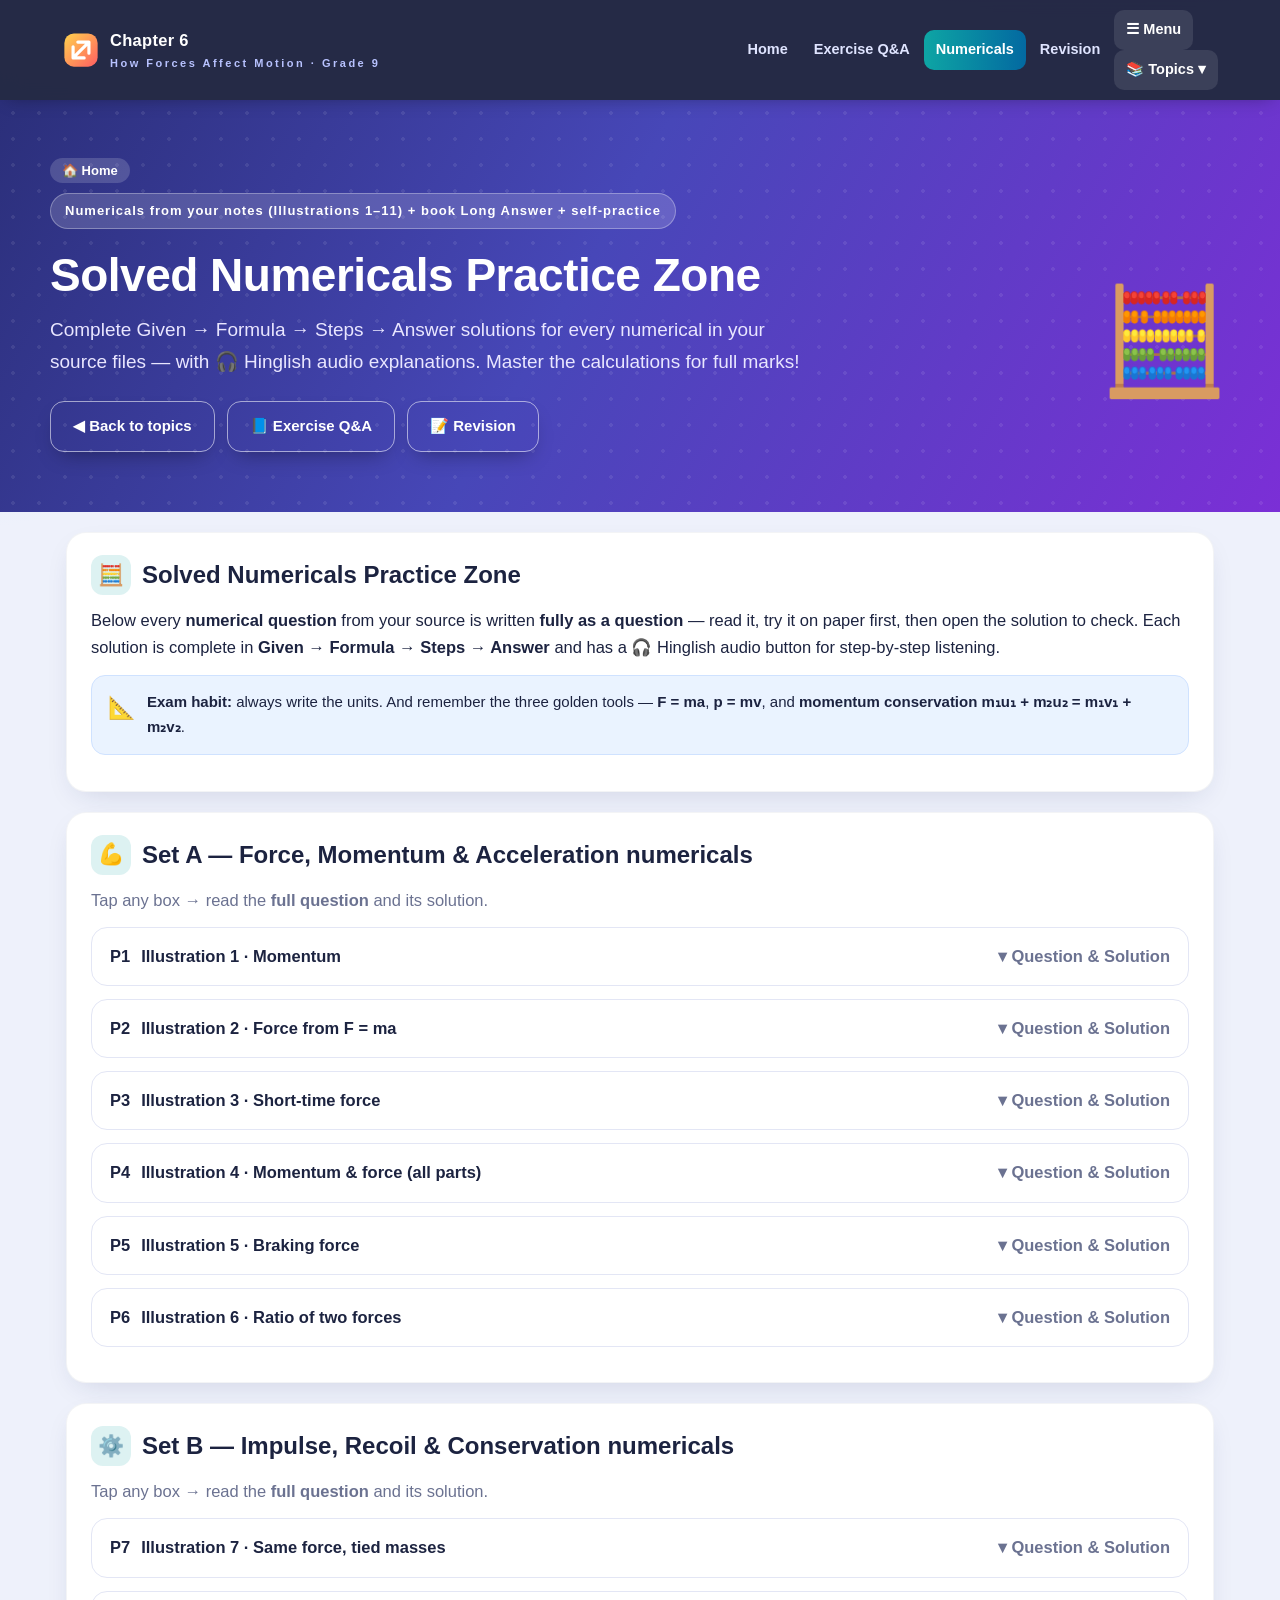
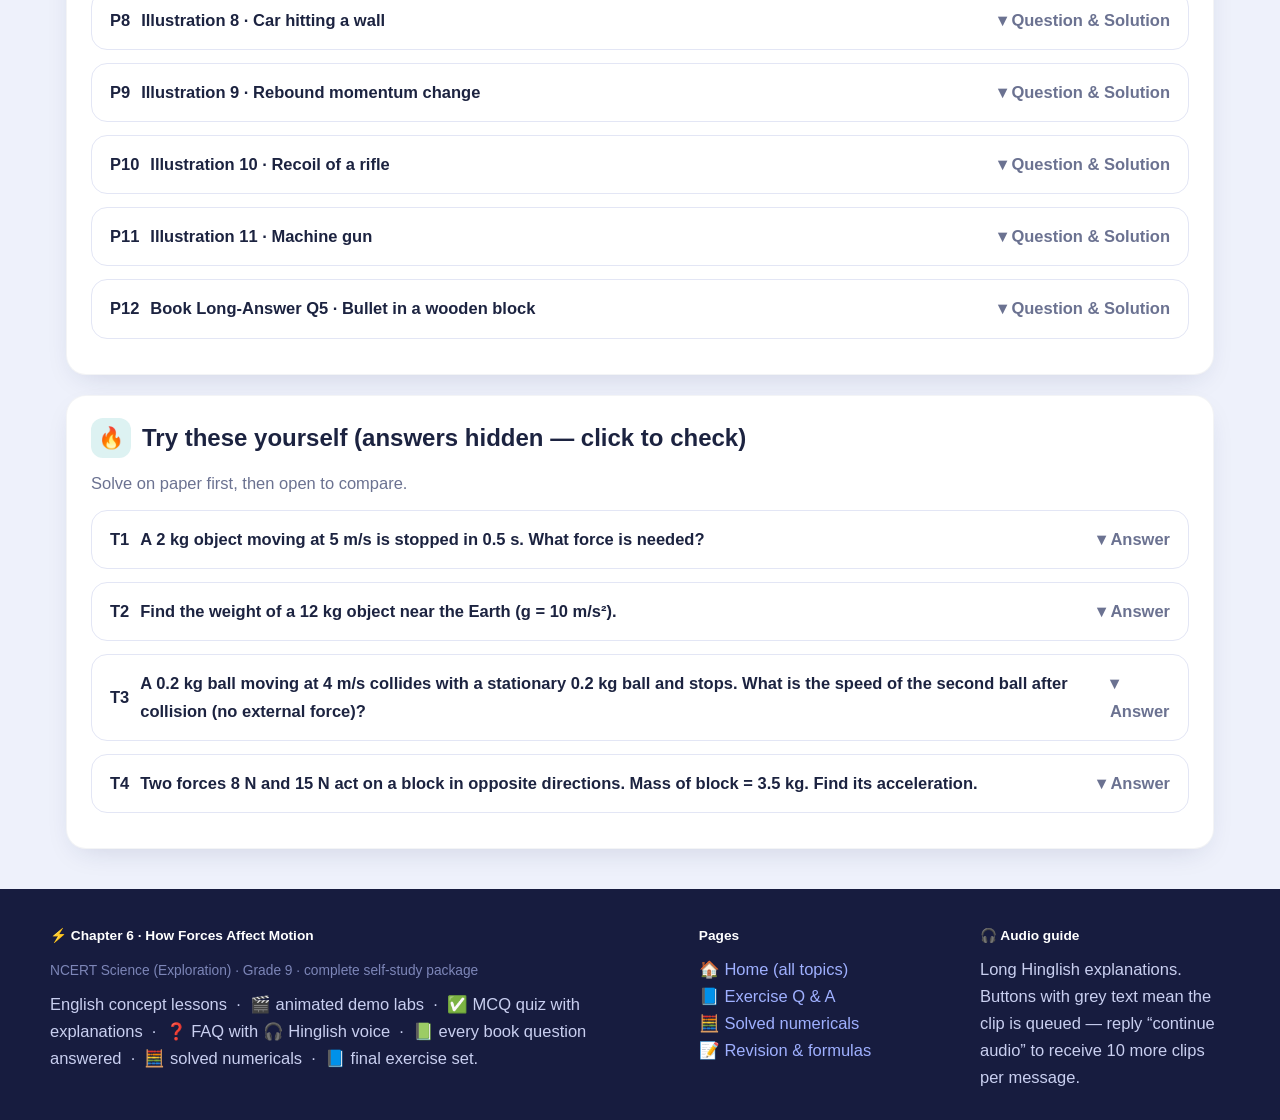
<file: practice.html>
<!DOCTYPE html><html lang="en"><head><meta charset="utf-8"><meta name="viewport" content="width=device-width,initial-scale=1"><title>Solved Numericals — How Forces Affect Motion (Ch 6)</title><meta name="description" content="Grade 9 Science Chapter 6 — How Forces Affect Motion: self-study site with lessons, animations, MCQ, FAQ and audio."><link rel="icon" href="data:image/svg+xml,%3Csvg xmlns=%22http://www.w3.org/2000/svg%22 viewBox=%220 0 100 100%22%3E%3Crect width=%22100%22 height=%22100%22 rx=%2220%22 fill=%22%235b5ff0%22/%3E%3Ctext y=%2268%22 x=%2250%22 font-size=%2255%22 text-anchor=%22middle%22 fill=%22white%22%3E⚡%3C/text%3E%3C/svg%3E"><link rel="stylesheet" href="assets/css/style.css"></head><body data-acc="#0ea5a4" style="--acc:#0ea5a4;--acc2:#0369a1"><div class="progress"></div><header class="nav"><div class="nav-in"><a class="brand" href="index.html"><svg class="logo" viewBox="0 0 48 48"><defs><linearGradient id="lg" x1="0" y1="0" x2="1" y2="1"><stop offset="0" stop-color="#ffd24d"/><stop offset="1" stop-color="#ff5e62"/></linearGradient></defs><rect x="3" y="3" width="42" height="42" rx="12" fill="url(#lg)"/><path d="M14 34 L34 14 M20 14 h14 v14 M28 34 H14 V20" stroke="#fff" stroke-width="4" stroke-linecap="round" stroke-linejoin="round" fill="none"/></svg><span>Chapter 6<small>How Forces Affect Motion · Grade 9</small></span></a><nav class="nav-links"><a class="desk" href="index.html">Home</a><a class="desk" href="exercise.html">Exercise Q&A</a><a class="desk on" href="practice.html">Numericals</a><a class="desk" href="revision.html">Revision</a><div class="drop" id="dd"><button type="button" class="menu-btn" aria-haspopup="true" aria-expanded="false">☰&nbsp;Menu</button><button type="button" class="desk dd-btn" aria-haspopup="true" aria-expanded="false">📚 Topics ▾</button><div class="drop-panel"><div class="grp">MAIN</div><a href="index.html"><span class="dp-ico" style="background:#5b5ff022">🏠</span>Home — Topic Map</a><div class="grp">📖 TOPICS OF CHAPTER 6</div><a href="topics/t1-concept-of-force.html"><span class="dp-ico" style="background:#5b5ff022">⚡</span>6.1 Concept of Force</a><a href="topics/t2-balanced-and-unbalanced-forces.html"><span class="dp-ico" style="background:#0ea5a422">⚖️</span>6.2 Balanced & Unbalanced Forces</a><a href="topics/t3-force-of-friction.html"><span class="dp-ico" style="background:#f2702b22">🧲</span>6.3 Force of Friction</a><a href="topics/t4-newtons-first-law.html"><span class="dp-ico" style="background:#2f80d022">🪙</span>6.4 First Law of Motion & Inertia</a><a href="topics/t5-newtons-second-law.html"><span class="dp-ico" style="background:#f0a01c22">🛒</span>6.5 Second Law (F = m·a)</a><a href="topics/t6-newtons-third-law.html"><span class="dp-ico" style="background:#ff4d6d22">🚀</span>6.6 Third Law (Action–Reaction)</a><a href="topics/t7-forces-on-a-system.html"><span class="dp-ico" style="background:#35b46922">🔗</span>6.7 System of Objects + Momentum</a><div class="grp">✏️ QUESTIONS & REVISION</div><a href="exercise.html"><span class="dp-ico" style="background:#e34b4b22">📘</span>Exercise Questions & Answers (final)</a><a href="practice.html"><span class="dp-ico" style="background:#0ea5a422">🧮</span>Solved Numericals Practice Zone</a><a href="revision.html"><span class="dp-ico" style="background:#9333ea22">📝</span>Revision, Summary & Formulas</a></div></div></nav></div></header><section class="hero"><div class="dots"></div><div class="hero-in"><div class="crumb" style="margin-top:14px"><a href="index.html" style="background:rgba(255,255,255,.16);color:#fff;box-shadow:none">🏠 Home</a></div><div class="chip" style="margin-top:16px">Numericals from your notes (Illustrations 1–11) + book Long Answer + self-practice</div><div style="display:flex;gap:20px;align-items:center;flex-wrap:wrap"><div style="flex:1;min-width:260px"><h1 style="font-size:clamp(26px,4vw,46px)">Solved Numericals Practice Zone</h1><p class="sub">Complete Given → Formula → Steps → Answer solutions for every numerical in your source files — with 🎧 Hinglish audio explanations. Master the calculations for full marks!</p><div class="hero-btns"><a class="btn ghost" href="index.html">◀ Back to topics</a><a class="btn ghost" href="exercise.html">📘 Exercise Q&A</a><a class="btn ghost" href="revision.html">📝 Revision</a></div></div><div class="hero-emoji" style="font-size:105px">🧮</div></div></div></section><main class="wrap"><section class="card reveal"><h2><span class="ico">🧮</span>Solved Numericals Practice Zone</h2>
    <p>Below every <b>numerical question</b> from your source is written <b>fully as a question</b> — read it, try it on
    paper first, then open the solution to check. Each solution is complete in <b>Given → Formula → Steps → Answer</b> and
    has a 🎧 Hinglish audio button for step-by-step listening.</p>
    <div class="note blue"><span class="ni">📐</span><div><b>Exam habit:</b> always write the units. And remember the three
    golden tools — <b>F = ma</b>, <b>p = mv</b>, and <b>momentum conservation m₁u₁ + m₂u₂ = m₁v₁ + m₂v₂</b>.</div></div>
    </section><section class="card reveal"><h2><span class="ico">💪</span>Set A — Force, Momentum & Acceleration numericals</h2><p class="mut" style="margin-bottom:4px">Tap any box → read the <b>full question</b> and its solution.</p><div class="big-list"><details class="bq"><summary><span class="qn">P1</span><span>Illustration 1 · Momentum</span><span class="chev">▾ Question &amp; Solution</span></summary><div class="bq-a"><div class="pq"><b>Question P1:</b> A ball of mass <b>100 g</b> is moving with a velocity of <b>15 m/s</b>. Calculate the momentum associated with the ball.</div><div class="solbox"><b>Solution —</b> <p><b>Given:</b> m = 100 g = 0.1 kg &nbsp;·&nbsp; v = 15 m/s &nbsp;·&nbsp; <b>Find:</b> momentum p.</p>
      <p>p = m·v = 0.1 × 15 = <b>1.5 kg m/s</b>. &nbsp;(Direction: same as the velocity.)</p></div><div class="aud-row" style="margin-top:12px"><button type="button" class="aud-btn" data-src="audio/p1.mp3"><span class="wave"><i></i><i></i><i></i></span><span class="lbl">🎧 Hinglish explanation</span></button><span class="meta">The same question and solution read out slowly in Hinglish.</span></div></div></details><details class="bq"><summary><span class="qn">P2</span><span>Illustration 2 · Force from F = ma</span><span class="chev">▾ Question &amp; Solution</span></summary><div class="bq-a"><div class="pq"><b>Question P2:</b> What force would be needed to produce an acceleration of <b>4.0 m/s²</b> in a ball of mass <b>6 kg</b>?</div><div class="solbox"><b>Solution —</b> <p><b>Given:</b> m = 6 kg, a = 4.0 m/s².</p>
      <p>F = m·a = 6 × 4.0 = <b>24 N</b>.</p></div><div class="aud-row" style="margin-top:12px"><button type="button" class="aud-btn" data-src="audio/p2.mp3"><span class="wave"><i></i><i></i><i></i></span><span class="lbl">🎧 Hinglish explanation</span></button><span class="meta">The same question and solution read out slowly in Hinglish.</span></div></div></details><details class="bq"><summary><span class="qn">P3</span><span>Illustration 3 · Short-time force</span><span class="chev">▾ Question &amp; Solution</span></summary><div class="bq-a"><div class="pq"><b>Question P3:</b> A force acts for <b>0.2 s</b> on a body of mass <b>2.5 kg</b> initially at rest. The force then ceases to act and the body moves through <b>4 m</b> in the next <b>one second</b>. Calculate the magnitude of the force.</div><div class="solbox"><b>Solution —</b> <p>When the force stops acting, the body moves with constant velocity. It covers 4 m in 1 s, so this uniform velocity
      = 4/1 = <b>4 m/s</b>. The force produced this velocity from rest in 0.2 s:</p>
      <p>a = (v − u)/t = (4 − 0)/0.2 = <b>20 m/s²</b>.<br>Force F = m·a = 2.5 × 20 = <b>50 N</b>.</p></div><div class="aud-row" style="margin-top:12px"><button type="button" class="aud-btn" data-src="audio/p3.mp3"><span class="wave"><i></i><i></i><i></i></span><span class="lbl">🎧 Hinglish explanation</span></button><span class="meta">The same question and solution read out slowly in Hinglish.</span></div></div></details><details class="bq"><summary><span class="qn">P4</span><span>Illustration 4 · Momentum & force (all parts)</span><span class="chev">▾ Question &amp; Solution</span></summary><div class="bq-a"><div class="pq"><b>Question P4:</b> A ball of mass <b>20 g</b> is initially moving with a velocity of <b>100 m/s</b>. On applying a constant force for <b>0.5 s</b>, it acquires a velocity of <b>150 m/s</b>. Calculate: (i) initial momentum, (ii) final momentum, (iii) rate of change of momentum, (iv) acceleration, (v) magnitude of the force applied.</div><div class="solbox"><b>Solution —</b> <p><b>Given:</b> m = 20 g = 0.02 kg, u = 100 m/s, v = 150 m/s, t = 0.5 s.</p>
      <p>(i) Initial momentum p₁ = m·u = 0.02 × 100 = <b>2 kg m/s</b>.<br>
      (ii) Final momentum p₂ = m·v = 0.02 × 150 = <b>3 kg m/s</b>.<br>
      (iii) Rate of change of momentum = (p₂ − p₁)/t = (3 − 2)/0.5 = <b>2 N</b>.<br>
      (iv) Acceleration a = (v − u)/t = (150 − 100)/0.5 = <b>100 m/s²</b>.<br>
      (v) Force F = m·a = 0.02 × 100 = <b>2 N</b>.</p></div><div class="aud-row" style="margin-top:12px"><button type="button" class="aud-btn" data-src="audio/p4.mp3"><span class="wave"><i></i><i></i><i></i></span><span class="lbl">🎧 Hinglish explanation</span></button><span class="meta">The same question and solution read out slowly in Hinglish.</span></div></div></details><details class="bq"><summary><span class="qn">P5</span><span>Illustration 5 · Braking force</span><span class="chev">▾ Question &amp; Solution</span></summary><div class="bq-a"><div class="pq"><b>Question P5:</b> A motorcycle is moving with a velocity of <b>108 km/h</b> and it takes <b>5 s</b> to stop after the brakes are applied. Calculate the force exerted by the brakes if its mass along with the rider is <b>250 kg</b>.</div><div class="solbox"><b>Solution —</b> <p><b>Given:</b> u = 108 km/h = 108 × (5/18) = 30 m/s; v = 0; t = 5 s; m = 250 kg.</p>
      <p>a = (v − u)/t = (0 − 30)/5 = <b>−6 m/s²</b> (deceleration).<br>
      Braking force = m·a = 250 × 6 = <b>1500 N</b> opposite to the motion (magnitude 1500 N).</p></div><div class="aud-row" style="margin-top:12px"><button type="button" class="aud-btn" data-src="audio/p5.mp3"><span class="wave"><i></i><i></i><i></i></span><span class="lbl">🎧 Hinglish explanation</span></button><span class="meta">The same question and solution read out slowly in Hinglish.</span></div></div></details><details class="bq"><summary><span class="qn">P6</span><span>Illustration 6 · Ratio of two forces</span><span class="chev">▾ Question &amp; Solution</span></summary><div class="bq-a"><div class="pq"><b>Question P6:</b> A force F₁ acting on a body of <b>2 kg</b> produces an acceleration of <b>2.5 m/s²</b>. Another force F₂ acting on a body of mass <b>5 kg</b> produces an acceleration of <b>2 m/s²</b>. Find the ratio F₂ : F₁.</div><div class="solbox"><b>Solution —</b> <p>F₁ = m·a = 2 × 2.5 = 5 N.<br>F₂ = m·a = 5 × 2 = 10 N.</p>
      <p>Ratio F₂/F₁ = 10/5 = <b>2</b>, i.e. F₂ : F₁ = <b>2 : 1</b>.</p></div><div class="aud-row" style="margin-top:12px"><button type="button" class="aud-btn" data-src="audio/p6.mp3"><span class="wave"><i></i><i></i><i></i></span><span class="lbl">🎧 Hinglish explanation</span></button><span class="meta">The same question and solution read out slowly in Hinglish.</span></div></div></details></div></section><section class="card reveal"><h2><span class="ico">⚙️</span>Set B — Impulse, Recoil & Conservation numericals</h2><p class="mut" style="margin-bottom:4px">Tap any box → read the <b>full question</b> and its solution.</p><div class="big-list"><details class="bq"><summary><span class="qn">P7</span><span>Illustration 7 · Same force, tied masses</span><span class="chev">▾ Question &amp; Solution</span></summary><div class="bq-a"><div class="pq"><b>Question P7:</b> A force of <b>20 N</b> acting on a mass m₁ produces an acceleration of <b>4 m/s²</b>. The same force applied on mass m₂ produces <b>0.5 m/s²</b>. What acceleration would the same force produce when <b>both masses are tied together</b>?</div><div class="solbox"><b>Solution —</b> <p>m₁ = F/a = 20/4 = 5 kg.<br>m₂ = F/a = 20/0.5 = 40 kg.</p>
      <p>Tied together, total mass = 5 + 40 = 45 kg.<br>a = F/m = 20/45 = <b>0.44 m/s²</b>.</p></div><div class="aud-row" style="margin-top:12px"><button type="button" class="aud-btn" data-src="audio/p7.mp3"><span class="wave"><i></i><i></i><i></i></span><span class="lbl">🎧 Hinglish explanation</span></button><span class="meta">The same question and solution read out slowly in Hinglish.</span></div></div></details><details class="bq"><summary><span class="qn">P8</span><span>Illustration 8 · Car hitting a wall</span><span class="chev">▾ Question &amp; Solution</span></summary><div class="bq-a"><div class="pq"><b>Question P8:</b> A car of mass <b>1000 kg</b> moving with a velocity of <b>36 km/h</b> hits a wall and comes to rest in <b>5 s</b>. Find the force exerted by the car on the wall.</div><div class="solbox"><b>Solution —</b> <p><b>Given:</b> m = 1000 kg, u = 36 km/h = 10 m/s, v = 0, t = 5 s.</p>
      <p>F = m(v − u)/t = 1000 × (0 − 10)/5 = <b>−2000 N</b>.<br>
      The magnitude of the force exerted by the car on the wall = <b>2000 N</b>. (By the third law the wall pushes the car
      back with an equal force — that is what stops the car.)</p></div><div class="aud-row" style="margin-top:12px"><button type="button" class="aud-btn" data-src="audio/p8.mp3"><span class="wave"><i></i><i></i><i></i></span><span class="lbl">🎧 Hinglish explanation</span></button><span class="meta">The same question and solution read out slowly in Hinglish.</span></div></div></details><details class="bq"><summary><span class="qn">P9</span><span>Illustration 9 · Rebound momentum change</span><span class="chev">▾ Question &amp; Solution</span></summary><div class="bq-a"><div class="pq"><b>Question P9:</b> When a ball of mass <b>m kg</b> strikes a wall with a speed <b>u m/s</b> and rebounds at the same speed, find the change in momentum.</div><div class="solbox"><b>Solution —</b> <p>Take the initial direction as positive: p₁ = +mu.<br>After rebound the ball moves in the opposite direction:
      p₂ = −mu.</p>
      <p>Change in momentum = p₂ − p₁ = −mu − mu = <b>−2mu kg m/s</b>.<br>
      Magnitude is <b>2mu</b> — the ball's momentum completely reverses.</p></div><div class="aud-row" style="margin-top:12px"><button type="button" class="aud-btn" data-src="audio/p9.mp3"><span class="wave"><i></i><i></i><i></i></span><span class="lbl">🎧 Hinglish explanation</span></button><span class="meta">The same question and solution read out slowly in Hinglish.</span></div></div></details><details class="bq"><summary><span class="qn">P10</span><span>Illustration 10 · Recoil of a rifle</span><span class="chev">▾ Question &amp; Solution</span></summary><div class="bq-a"><div class="pq"><b>Question P10:</b> A rifle of mass <b>5 kg</b> fires a bullet of mass <b>40 g</b>. The bullet leaves the barrel with a velocity of <b>200 m/s</b>. If the bullet takes <b>0.004 s</b> to move through the barrel, calculate: (i) the recoil velocity of the rifle and (ii) the force experienced by the rifle due to its recoil.</div><div class="solbox"><b>Solution —</b> <p><b>Given:</b> M = 5 kg, m = 40 g = 0.04 kg, v = 200 m/s, t = 0.004 s.</p>
      <p><b>(i)</b> Conservation of momentum: before firing total momentum = 0, so 0 = M·V + m·v.<br>
      V = −(m/M)·v = −(0.04/5) × 200 = <b>−1.6 m/s</b> (the rifle recoils backward at 1.6 m/s).</p>
      <p><b>(ii)</b> Force = change in momentum of rifle ÷ time = (0 − 5 × (−1.6))/0.004 = 8/0.004 = <b>2000 N</b> backward.
      (The bullet is pushed forward by an equal 2000 N.)</p></div><div class="aud-row" style="margin-top:12px"><button type="button" class="aud-btn" data-src="audio/p10.mp3"><span class="wave"><i></i><i></i><i></i></span><span class="lbl">🎧 Hinglish explanation</span></button><span class="meta">The same question and solution read out slowly in Hinglish.</span></div></div></details><details class="bq"><summary><span class="qn">P11</span><span>Illustration 11 · Machine gun</span><span class="chev">▾ Question &amp; Solution</span></summary><div class="bq-a"><div class="pq"><b>Question P11:</b> A machine gun has a mass of <b>30 kg</b>. It fires <b>35 g</b> bullets at the rate of <b>400 bullets per minute</b> with a speed of <b>400 m/s</b>. What force must be applied to the gun so that it is kept in position?</div><div class="solbox"><b>Solution —</b> <p><b>Given:</b> M = 30 kg, m = 35 g = 0.035 kg, v = 400 m/s, rate = 400/min.</p>
      <p>Bullets fired per second, n = 400/60 = 20/3.<br>
      Force needed = rate of change of momentum of the bullets = n·m·v = (20/3) × 0.035 × 400 = <b>93.3 N</b>.<br>
      The gunner must push the gun forward with about 93.3 N to stop it from moving back.</p></div><div class="aud-row" style="margin-top:12px"><button type="button" class="aud-btn" data-src="audio/p11.mp3"><span class="wave"><i></i><i></i><i></i></span><span class="lbl">🎧 Hinglish explanation</span></button><span class="meta">The same question and solution read out slowly in Hinglish.</span></div></div></details><details class="bq"><summary><span class="qn">P12</span><span>Book Long-Answer Q5 · Bullet in a wooden block</span><span class="chev">▾ Question &amp; Solution</span></summary><div class="bq-a"><div class="pq"><b>Question P12:</b> A bullet of mass <b>50 g</b> is moving with a speed of <b>100 m/s</b> and enters a heavy stationary wooden block. It stops after penetrating a distance of <b>50 cm</b>. Estimate the stopping force acting on the bullet (assume constant acceleration). Also explain, using Newton's third law, what force the bullet exerts on the block, and why the bullet does not come back out.</div><div class="solbox"><b>Solution —</b> <p>m = 50 g = 0.05 kg, u = 100 m/s, v = 0, s = 50 cm = 0.5 m.</p>
      <p><b>Step 1 — deceleration:</b> v² = u² + 2as ⇒ 0 = 100² + 2·a·0.5 ⇒ a = −10,000 m/s².</p>
      <p><b>Step 2 — stopping force:</b> F = m·a = 0.05 × 10,000 = <b>500 N</b> backward on the bullet.</p>
      <p><b>Third law:</b> the bullet pushes the block forward with an equal <b>500 N</b>, but the block is heavy so its
      acceleration is very small. The bullet does not come back out because once its velocity reaches zero there is no net
      forward force left on it, and the wood grips the bullet on all sides.</p></div><div class="aud-row" style="margin-top:12px"><button type="button" class="aud-btn" data-src="audio/p12.mp3"><span class="wave"><i></i><i></i><i></i></span><span class="lbl">🎧 Hinglish explanation</span></button><span class="meta">The same question and solution read out slowly in Hinglish.</span></div></div></details></div></section><section class="card reveal"><h2><span class="ico">🔥</span>Try these yourself (answers hidden — click to check)</h2>
    <p class="mut">Solve on paper first, then open to compare.</p>
    <div class="big-list">
    <details class="bq"><summary><span class="qn">T1</span><span>A <b>2 kg</b> object moving at <b>5 m/s</b> is stopped in <b>0.5 s</b>. What force is needed?</span><span class="chev">▾ Answer</span></summary>
    <div class="bq-a"><b>Answer —</b> F = m(v − u)/t = 2 × (0 − 5)/0.5 = <b>−20 N</b> (20 N opposite to motion).</div></details>
    <details class="bq"><summary><span class="qn">T2</span><span>Find the weight of a <b>12 kg</b> object near the Earth (g = 10 m/s²).</span><span class="chev">▾ Answer</span></summary>
    <div class="bq-a"><b>Answer —</b> F = mg = 12 × 10 = <b>120 N</b>.</div></details>
    <details class="bq"><summary><span class="qn">T3</span><span>A <b>0.2 kg</b> ball moving at <b>4 m/s</b> collides with a stationary <b>0.2 kg</b> ball and stops. What is the speed of the second ball after collision (no external force)?</span><span class="chev">▾ Answer</span></summary>
    <div class="bq-a"><b>Answer —</b> momentum conserved: 0.2×4 = 0.2×v ⇒ v = <b>4 m/s</b> (equal masses simply swap velocity).</div></details>
    <details class="bq"><summary><span class="qn">T4</span><span>Two forces <b>8 N</b> and <b>15 N</b> act on a block in opposite directions. Mass of block = <b>3.5 kg</b>. Find its acceleration.</span><span class="chev">▾ Answer</span></summary>
    <div class="bq-a"><b>Answer —</b> net force = 15 − 8 = 7 N; a = F/m = 7/3.5 = <b>2 m/s²</b> in the direction of the 15 N force.</div></details>
    </div></section></main><footer><div class="foot-in"><div><h5>⚡ Chapter 6 · How Forces Affect Motion</h5><small>NCERT Science (Exploration) · Grade 9 · complete self-study package</small><p style="max-width:540px;margin-top:8px">English concept lessons &nbsp;·&nbsp; 🎬 animated demo labs &nbsp;·&nbsp; ✅ MCQ quiz with explanations &nbsp;·&nbsp; ❓ FAQ with 🎧 Hinglish voice &nbsp;·&nbsp; 📗 every book question answered &nbsp;·&nbsp; 🧮 solved numericals &nbsp;·&nbsp; 📘 final exercise set.</p></div><div><h5>Pages</h5><p><a href="index.html">🏠 Home (all topics)</a><br><a href="exercise.html">📘 Exercise Q &amp; A</a><br><a href="practice.html">🧮 Solved numericals</a><br><a href="revision.html">📝 Revision &amp; formulas</a></p></div><div><h5>🎧 Audio guide</h5><p style="max-width:250px">Long Hinglish explanations. Buttons with grey text mean the clip is queued — reply “continue audio” to receive 10 more clips per message.</p></div></div></footer><button class="back-top" aria-label="Scroll to top">↑</button><script src="assets/js/main.js"></script><script src="assets/js/demos.js"></script></body></html>
</file>
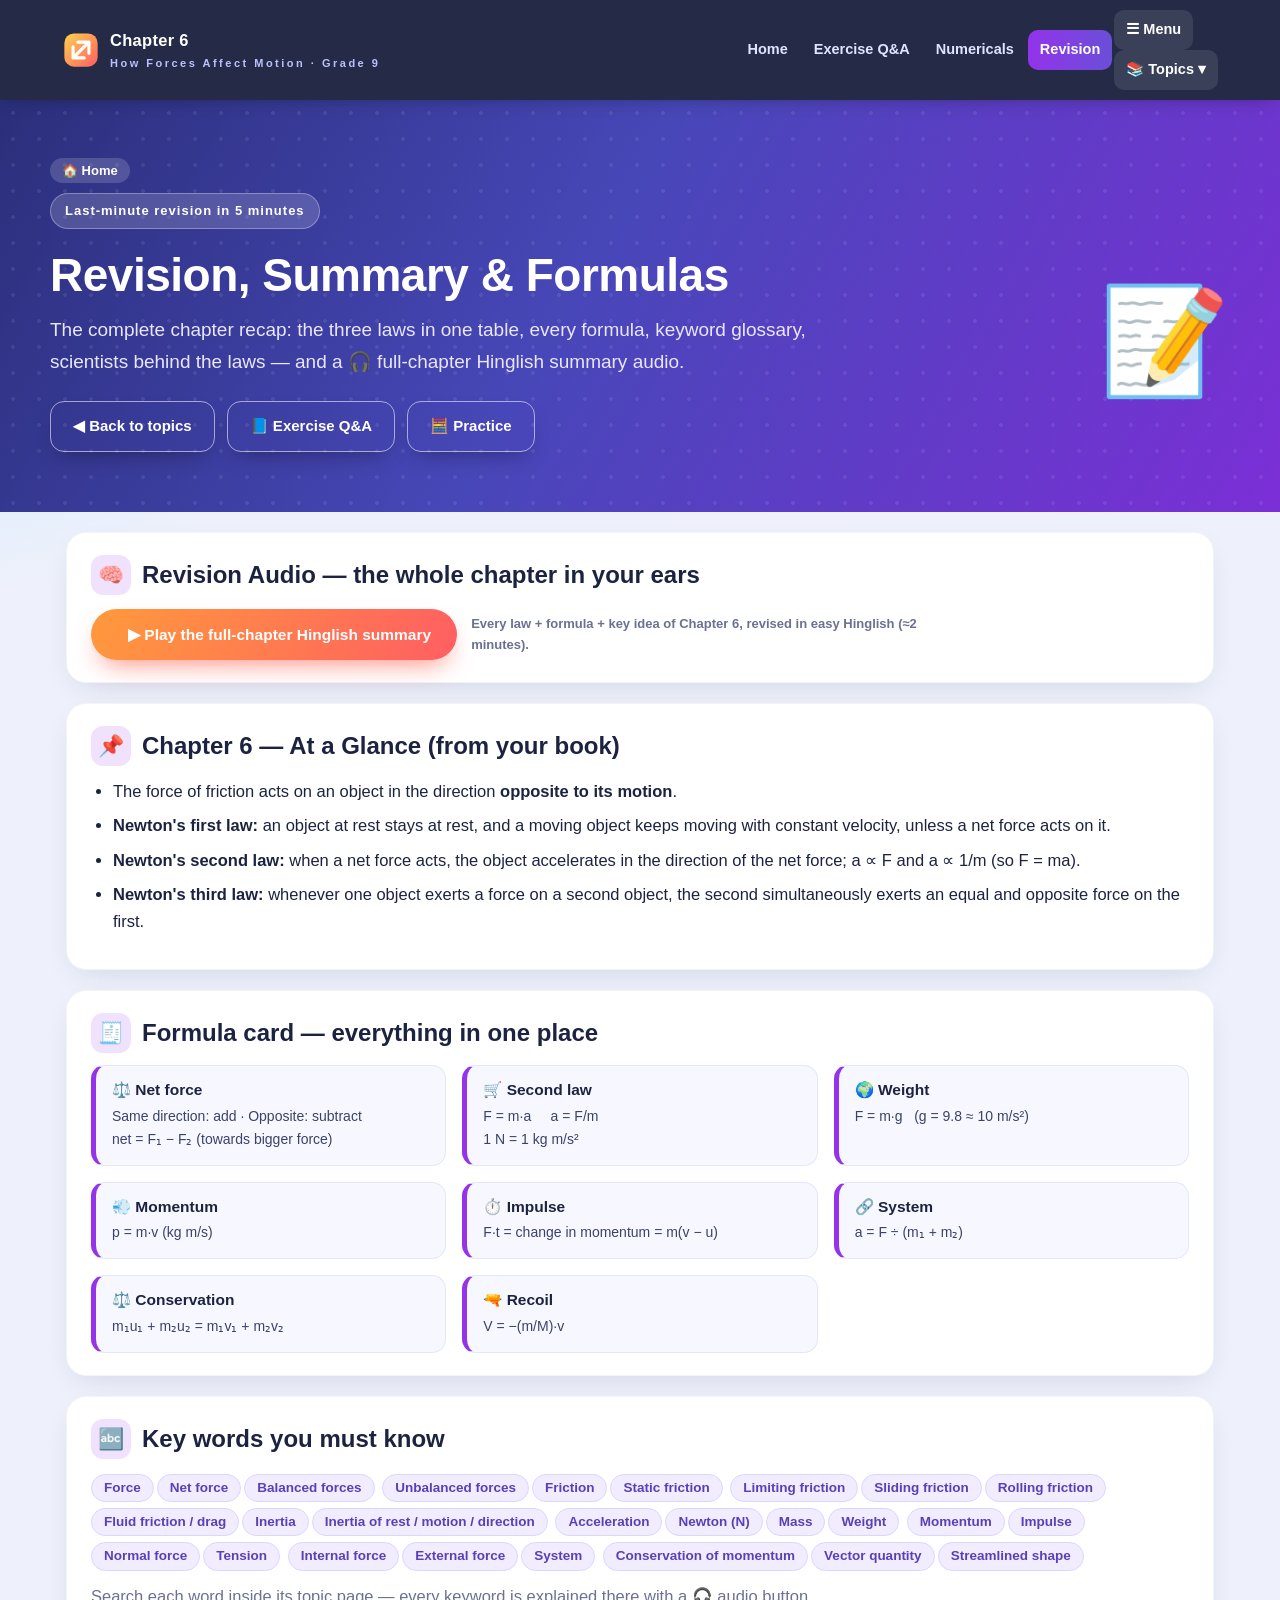
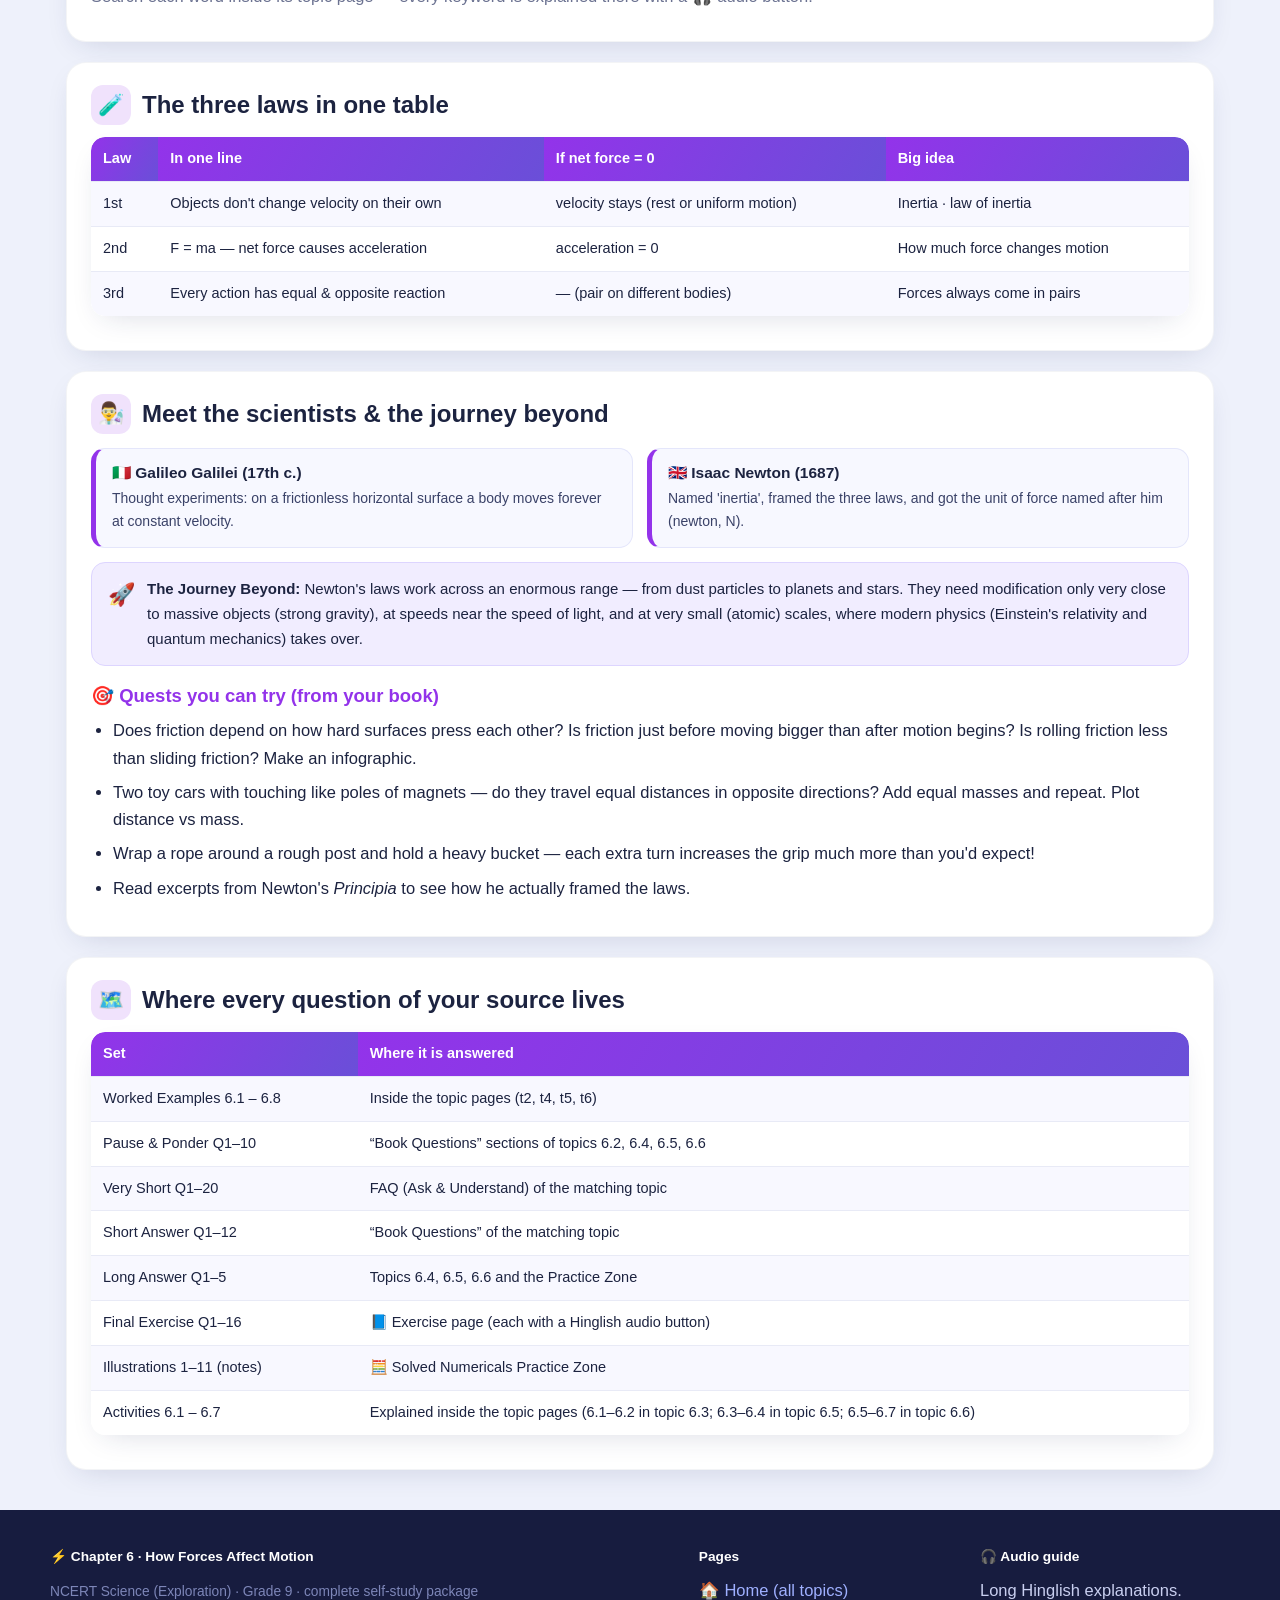
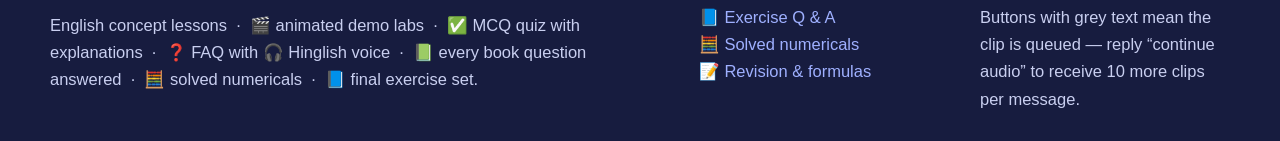
<file: revision.html>
<!DOCTYPE html><html lang="en"><head><meta charset="utf-8"><meta name="viewport" content="width=device-width,initial-scale=1"><title>Revision & Formulas — How Forces Affect Motion (Ch 6)</title><meta name="description" content="Grade 9 Science Chapter 6 — How Forces Affect Motion: self-study site with lessons, animations, MCQ, FAQ and audio."><link rel="icon" href="data:image/svg+xml,%3Csvg xmlns=%22http://www.w3.org/2000/svg%22 viewBox=%220 0 100 100%22%3E%3Crect width=%22100%22 height=%22100%22 rx=%2220%22 fill=%22%235b5ff0%22/%3E%3Ctext y=%2268%22 x=%2250%22 font-size=%2255%22 text-anchor=%22middle%22 fill=%22white%22%3E⚡%3C/text%3E%3C/svg%3E"><link rel="stylesheet" href="assets/css/style.css"></head><body data-acc="#9333ea" style="--acc:#9333ea;--acc2:#6a4fd8"><div class="progress"></div><header class="nav"><div class="nav-in"><a class="brand" href="index.html"><svg class="logo" viewBox="0 0 48 48"><defs><linearGradient id="lg" x1="0" y1="0" x2="1" y2="1"><stop offset="0" stop-color="#ffd24d"/><stop offset="1" stop-color="#ff5e62"/></linearGradient></defs><rect x="3" y="3" width="42" height="42" rx="12" fill="url(#lg)"/><path d="M14 34 L34 14 M20 14 h14 v14 M28 34 H14 V20" stroke="#fff" stroke-width="4" stroke-linecap="round" stroke-linejoin="round" fill="none"/></svg><span>Chapter 6<small>How Forces Affect Motion · Grade 9</small></span></a><nav class="nav-links"><a class="desk" href="index.html">Home</a><a class="desk" href="exercise.html">Exercise Q&A</a><a class="desk" href="practice.html">Numericals</a><a class="desk on" href="revision.html">Revision</a><div class="drop" id="dd"><button type="button" class="menu-btn" aria-haspopup="true" aria-expanded="false">☰&nbsp;Menu</button><button type="button" class="desk dd-btn" aria-haspopup="true" aria-expanded="false">📚 Topics ▾</button><div class="drop-panel"><div class="grp">MAIN</div><a href="index.html"><span class="dp-ico" style="background:#5b5ff022">🏠</span>Home — Topic Map</a><div class="grp">📖 TOPICS OF CHAPTER 6</div><a href="topics/t1-concept-of-force.html"><span class="dp-ico" style="background:#5b5ff022">⚡</span>6.1 Concept of Force</a><a href="topics/t2-balanced-and-unbalanced-forces.html"><span class="dp-ico" style="background:#0ea5a422">⚖️</span>6.2 Balanced & Unbalanced Forces</a><a href="topics/t3-force-of-friction.html"><span class="dp-ico" style="background:#f2702b22">🧲</span>6.3 Force of Friction</a><a href="topics/t4-newtons-first-law.html"><span class="dp-ico" style="background:#2f80d022">🪙</span>6.4 First Law of Motion & Inertia</a><a href="topics/t5-newtons-second-law.html"><span class="dp-ico" style="background:#f0a01c22">🛒</span>6.5 Second Law (F = m·a)</a><a href="topics/t6-newtons-third-law.html"><span class="dp-ico" style="background:#ff4d6d22">🚀</span>6.6 Third Law (Action–Reaction)</a><a href="topics/t7-forces-on-a-system.html"><span class="dp-ico" style="background:#35b46922">🔗</span>6.7 System of Objects + Momentum</a><div class="grp">✏️ QUESTIONS & REVISION</div><a href="exercise.html"><span class="dp-ico" style="background:#e34b4b22">📘</span>Exercise Questions & Answers (final)</a><a href="practice.html"><span class="dp-ico" style="background:#0ea5a422">🧮</span>Solved Numericals Practice Zone</a><a href="revision.html"><span class="dp-ico" style="background:#9333ea22">📝</span>Revision, Summary & Formulas</a></div></div></nav></div></header><section class="hero"><div class="dots"></div><div class="hero-in"><div class="crumb" style="margin-top:14px"><a href="index.html" style="background:rgba(255,255,255,.16);color:#fff;box-shadow:none">🏠 Home</a></div><div class="chip" style="margin-top:16px">Last-minute revision in 5 minutes</div><div style="display:flex;gap:20px;align-items:center;flex-wrap:wrap"><div style="flex:1;min-width:260px"><h1 style="font-size:clamp(26px,4vw,46px)">Revision, Summary & Formulas</h1><p class="sub">The complete chapter recap: the three laws in one table, every formula, keyword glossary, scientists behind the laws — and a 🎧 full-chapter Hinglish summary audio.</p><div class="hero-btns"><a class="btn ghost" href="index.html">◀ Back to topics</a><a class="btn ghost" href="exercise.html">📘 Exercise Q&A</a><a class="btn ghost" href="practice.html">🧮 Practice</a></div></div><div class="hero-emoji" style="font-size:105px">📝</div></div></div></section><main class="wrap"><section class="card reveal"><h2><span class="ico">🧠</span>Revision Audio — the whole chapter in your ears</h2>
    <div class="aud-row">
      <button type="button" class="aud-big" data-src="audio/summary.mp3"><span class="wave"><i></i><i></i><i></i></span>
      <span class="lbl">▶ Play the full-chapter Hinglish summary</span></button>
      <span class="meta">Every law + formula + key idea of Chapter 6, revised in easy Hinglish (≈2 minutes).</span>
    </div></section><section class="card reveal"><h2><span class="ico">📌</span>Chapter 6 — At a Glance (from your book)</h2>
    <ul>
      <li>The force of friction acts on an object in the direction <b>opposite to its motion</b>.</li>
      <li><b>Newton's first law:</b> an object at rest stays at rest, and a moving object keeps moving with constant velocity, unless a net force acts on it.</li>
      <li><b>Newton's second law:</b> when a net force acts, the object accelerates in the direction of the net force; a ∝ F and a ∝ 1/m (so F = ma).</li>
      <li><b>Newton's third law:</b> whenever one object exerts a force on a second object, the second simultaneously exerts an equal and opposite force on the first.</li>
    </ul></section><section class="card reveal"><h2><span class="ico">🧾</span>Formula card — everything in one place</h2>
    <div class="grid2">
      <div class="lc"><h4>⚖️ Net force</h4><p>Same direction: add · Opposite: subtract<br>net = F₁ − F₂ (towards bigger force)</p></div>
      <div class="lc"><h4>🛒 Second law</h4><p>F = m·a &nbsp; &nbsp; a = F/m<br>1 N = 1 kg m/s²</p></div>
      <div class="lc"><h4>🌍 Weight</h4><p>F = m·g&nbsp;&nbsp; (g = 9.8 ≈ 10 m/s²)</p></div>
      <div class="lc"><h4>💨 Momentum</h4><p>p = m·v (kg m/s)</p></div>
      <div class="lc"><h4>⏱️ Impulse</h4><p>F·t = change in momentum = m(v − u)</p></div>
      <div class="lc"><h4>🔗 System</h4><p>a = F ÷ (m₁ + m₂)</p></div>
      <div class="lc"><h4>⚖️ Conservation</h4><p>m₁u₁ + m₂u₂ = m₁v₁ + m₂v₂</p></div>
      <div class="lc"><h4>🔫 Recoil</h4><p>V = −(m/M)·v</p></div>
    </div></section><section class="card reveal"><h2><span class="ico">🔤</span>Key words you must know</h2>
    <p>
    <span class="kw">Force</span><span class="kw">Net force</span><span class="kw">Balanced forces</span>
    <span class="kw">Unbalanced forces</span><span class="kw">Friction</span><span class="kw">Static friction</span>
    <span class="kw">Limiting friction</span><span class="kw">Sliding friction</span><span class="kw">Rolling friction</span>
    <span class="kw">Fluid friction / drag</span><span class="kw">Inertia</span><span class="kw">Inertia of rest / motion / direction</span>
    <span class="kw">Acceleration</span><span class="kw">Newton (N)</span><span class="kw">Mass</span><span class="kw">Weight</span>
    <span class="kw">Momentum</span><span class="kw">Impulse</span><span class="kw">Normal force</span><span class="kw">Tension</span>
    <span class="kw">Internal force</span><span class="kw">External force</span><span class="kw">System</span>
    <span class="kw">Conservation of momentum</span><span class="kw">Vector quantity</span><span class="kw">Streamlined shape</span>
    </p>
    <p class="mut" style="margin-top:8px">Search each word inside its topic page — every keyword is explained there with a
    🎧 audio button.</p></section><section class="card reveal"><h2><span class="ico">🧪</span>The three laws in one table</h2>
    <table>
      <tr><th>Law</th><th>In one line</th><th>If net force = 0</th><th>Big idea</th></tr>
      <tr><td>1st</td><td>Objects don't change velocity on their own</td><td>velocity stays (rest or uniform motion)</td><td>Inertia · law of inertia</td></tr>
      <tr><td>2nd</td><td>F = ma — net force causes acceleration</td><td>acceleration = 0</td><td>How much force changes motion</td></tr>
      <tr><td>3rd</td><td>Every action has equal & opposite reaction</td><td>— (pair on different bodies)</td><td>Forces always come in pairs</td></tr>
    </table></section><section class="card reveal"><h2><span class="ico">👨‍🔬</span>Meet the scientists & the journey beyond</h2>
    <div class="learn">
      <div class="lc"><h4>🇮🇹 Galileo Galilei (17th c.)</h4><p>Thought experiments: on a frictionless horizontal surface a body moves forever at constant velocity.</p></div>
      <div class="lc"><h4>🇬🇧 Isaac Newton (1687)</h4><p>Named 'inertia', framed the three laws, and got the unit of force named after him (newton, N).</p></div>
    </div>
    <div class="note purple"><span class="ni">🚀</span><div><b>The Journey Beyond:</b> Newton's laws work across an enormous
    range — from dust particles to planets and stars. They need modification only very close to massive objects (strong
    gravity), at speeds near the speed of light, and at very small (atomic) scales, where modern physics (Einstein's
    relativity and quantum mechanics) takes over.</div></div>
    <h3>🎯 Quests you can try (from your book)</h3>
    <ul>
      <li>Does friction depend on how hard surfaces press each other? Is friction just before moving bigger than after motion begins? Is rolling friction less than sliding friction? Make an infographic.</li>
      <li>Two toy cars with touching like poles of magnets — do they travel equal distances in opposite directions? Add equal masses and repeat. Plot distance vs mass.</li>
      <li>Wrap a rope around a rough post and hold a heavy bucket — each extra turn increases the grip much more than you'd expect!</li>
      <li>Read excerpts from Newton's <i>Principia</i> to see how he actually framed the laws.</li>
    </ul></section><section class="card reveal"><h2><span class="ico">🗺️</span>Where every question of your source lives</h2>
    <table>
      <tr><th>Set</th><th>Where it is answered</th></tr>
      <tr><td>Worked Examples 6.1 – 6.8</td><td>Inside the topic pages (t2, t4, t5, t6)</td></tr>
      <tr><td>Pause &amp; Ponder Q1–10</td><td>“Book Questions” sections of topics 6.2, 6.4, 6.5, 6.6</td></tr>
      <tr><td>Very Short Q1–20</td><td>FAQ (Ask &amp; Understand) of the matching topic</td></tr>
      <tr><td>Short Answer Q1–12</td><td>“Book Questions” of the matching topic</td></tr>
      <tr><td>Long Answer Q1–5</td><td>Topics 6.4, 6.5, 6.6 and the Practice Zone</td></tr>
      <tr><td>Final Exercise Q1–16</td><td>📘 <a href="exercise.html">Exercise page</a> (each with a Hinglish audio button)</td></tr>
      <tr><td>Illustrations 1–11 (notes)</td><td>🧮 <a href="practice.html">Solved Numericals Practice Zone</a></td></tr>
      <tr><td>Activities 6.1 – 6.7</td><td>Explained inside the topic pages (6.1–6.2 in topic 6.3; 6.3–6.4 in topic 6.5; 6.5–6.7 in topic 6.6)</td></tr>
    </table></section></main><footer><div class="foot-in"><div><h5>⚡ Chapter 6 · How Forces Affect Motion</h5><small>NCERT Science (Exploration) · Grade 9 · complete self-study package</small><p style="max-width:540px;margin-top:8px">English concept lessons &nbsp;·&nbsp; 🎬 animated demo labs &nbsp;·&nbsp; ✅ MCQ quiz with explanations &nbsp;·&nbsp; ❓ FAQ with 🎧 Hinglish voice &nbsp;·&nbsp; 📗 every book question answered &nbsp;·&nbsp; 🧮 solved numericals &nbsp;·&nbsp; 📘 final exercise set.</p></div><div><h5>Pages</h5><p><a href="index.html">🏠 Home (all topics)</a><br><a href="exercise.html">📘 Exercise Q &amp; A</a><br><a href="practice.html">🧮 Solved numericals</a><br><a href="revision.html">📝 Revision &amp; formulas</a></p></div><div><h5>🎧 Audio guide</h5><p style="max-width:250px">Long Hinglish explanations. Buttons with grey text mean the clip is queued — reply “continue audio” to receive 10 more clips per message.</p></div></div></footer><button class="back-top" aria-label="Scroll to top">↑</button><script src="assets/js/main.js"></script><script src="assets/js/demos.js"></script></body></html>
</file>
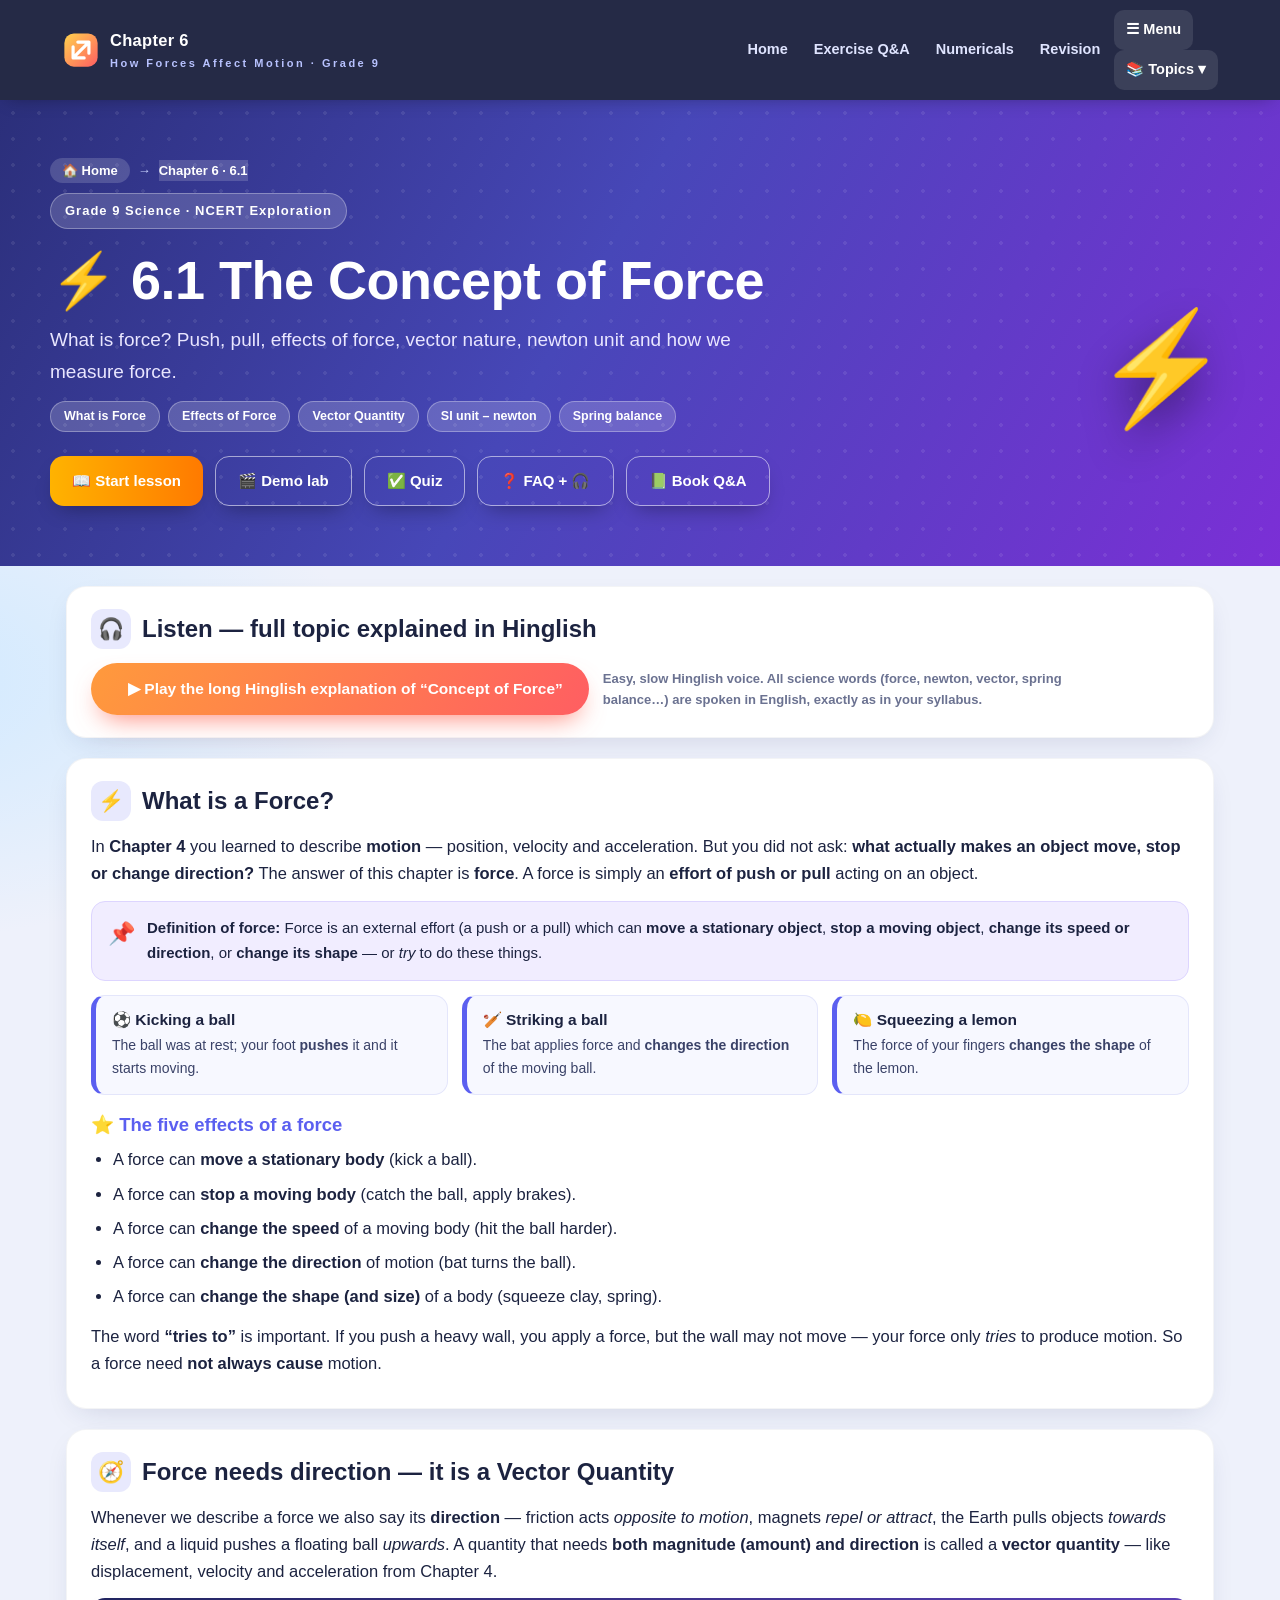
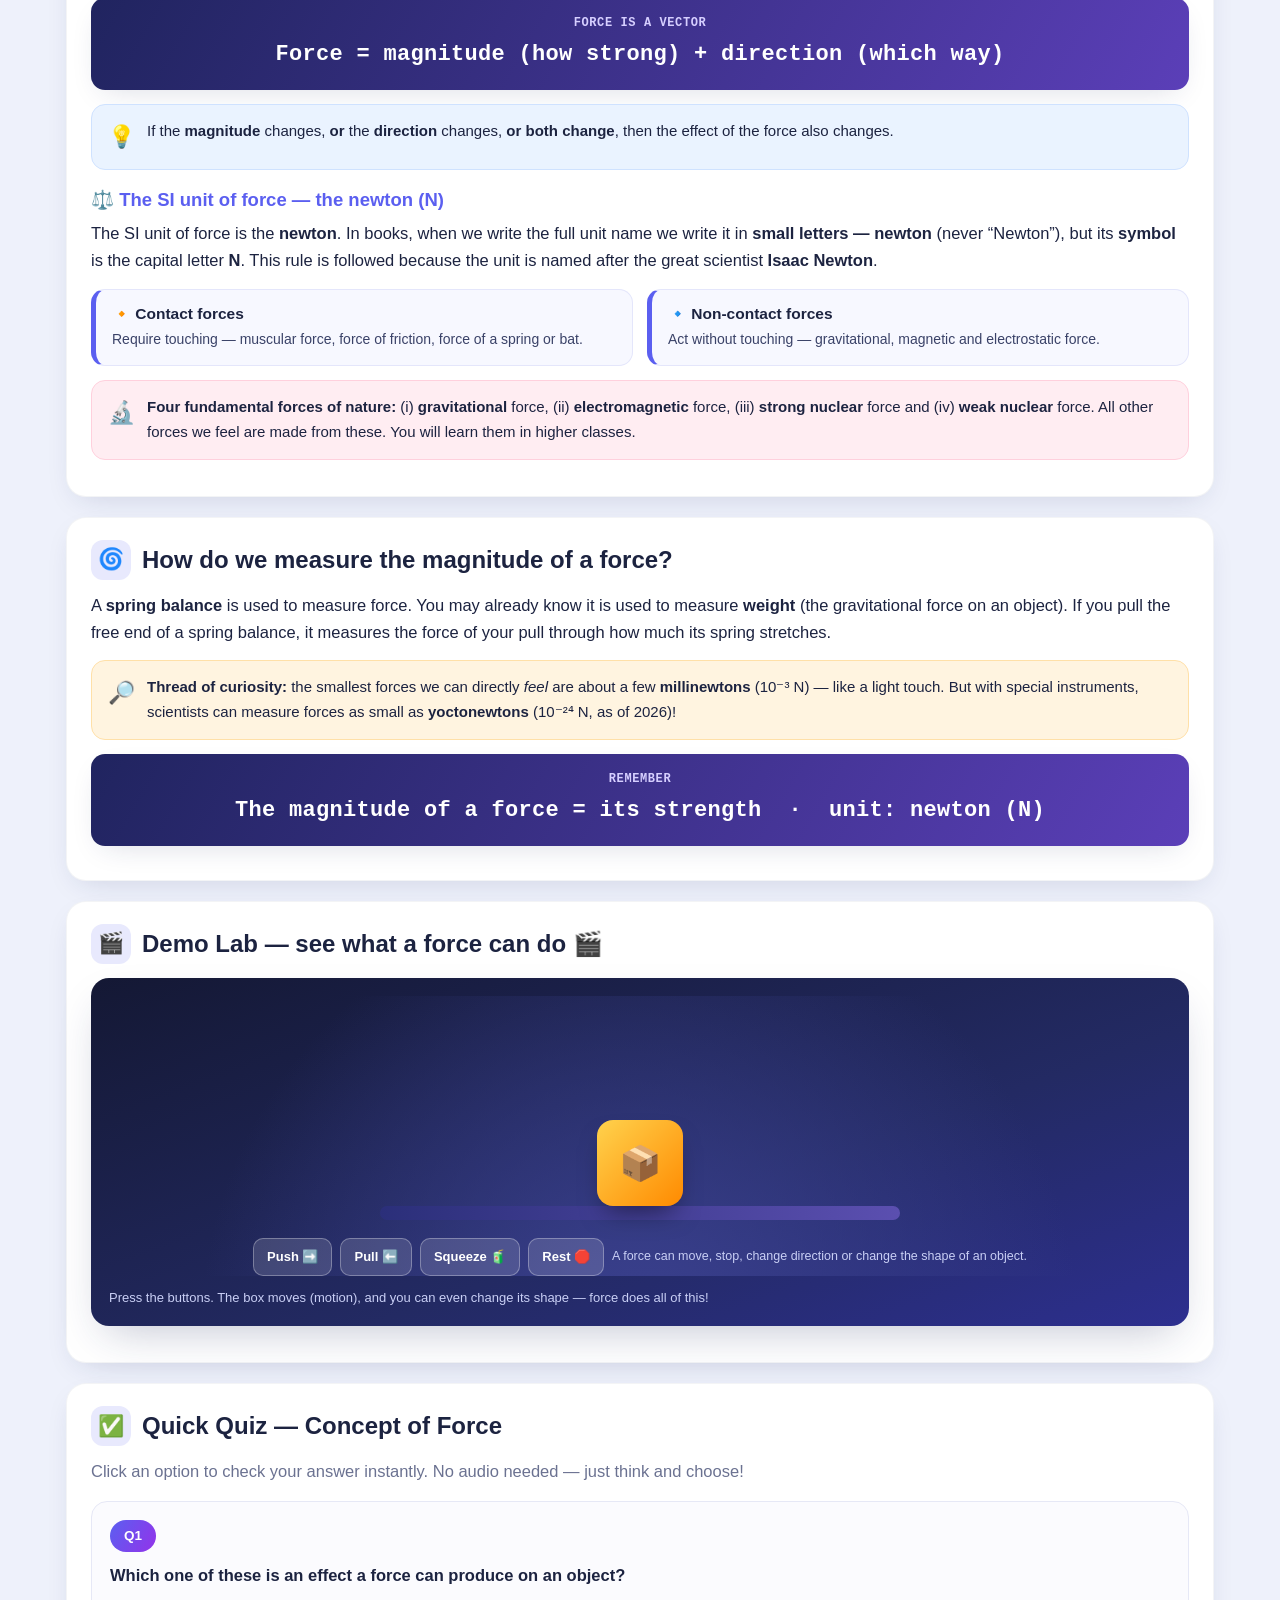
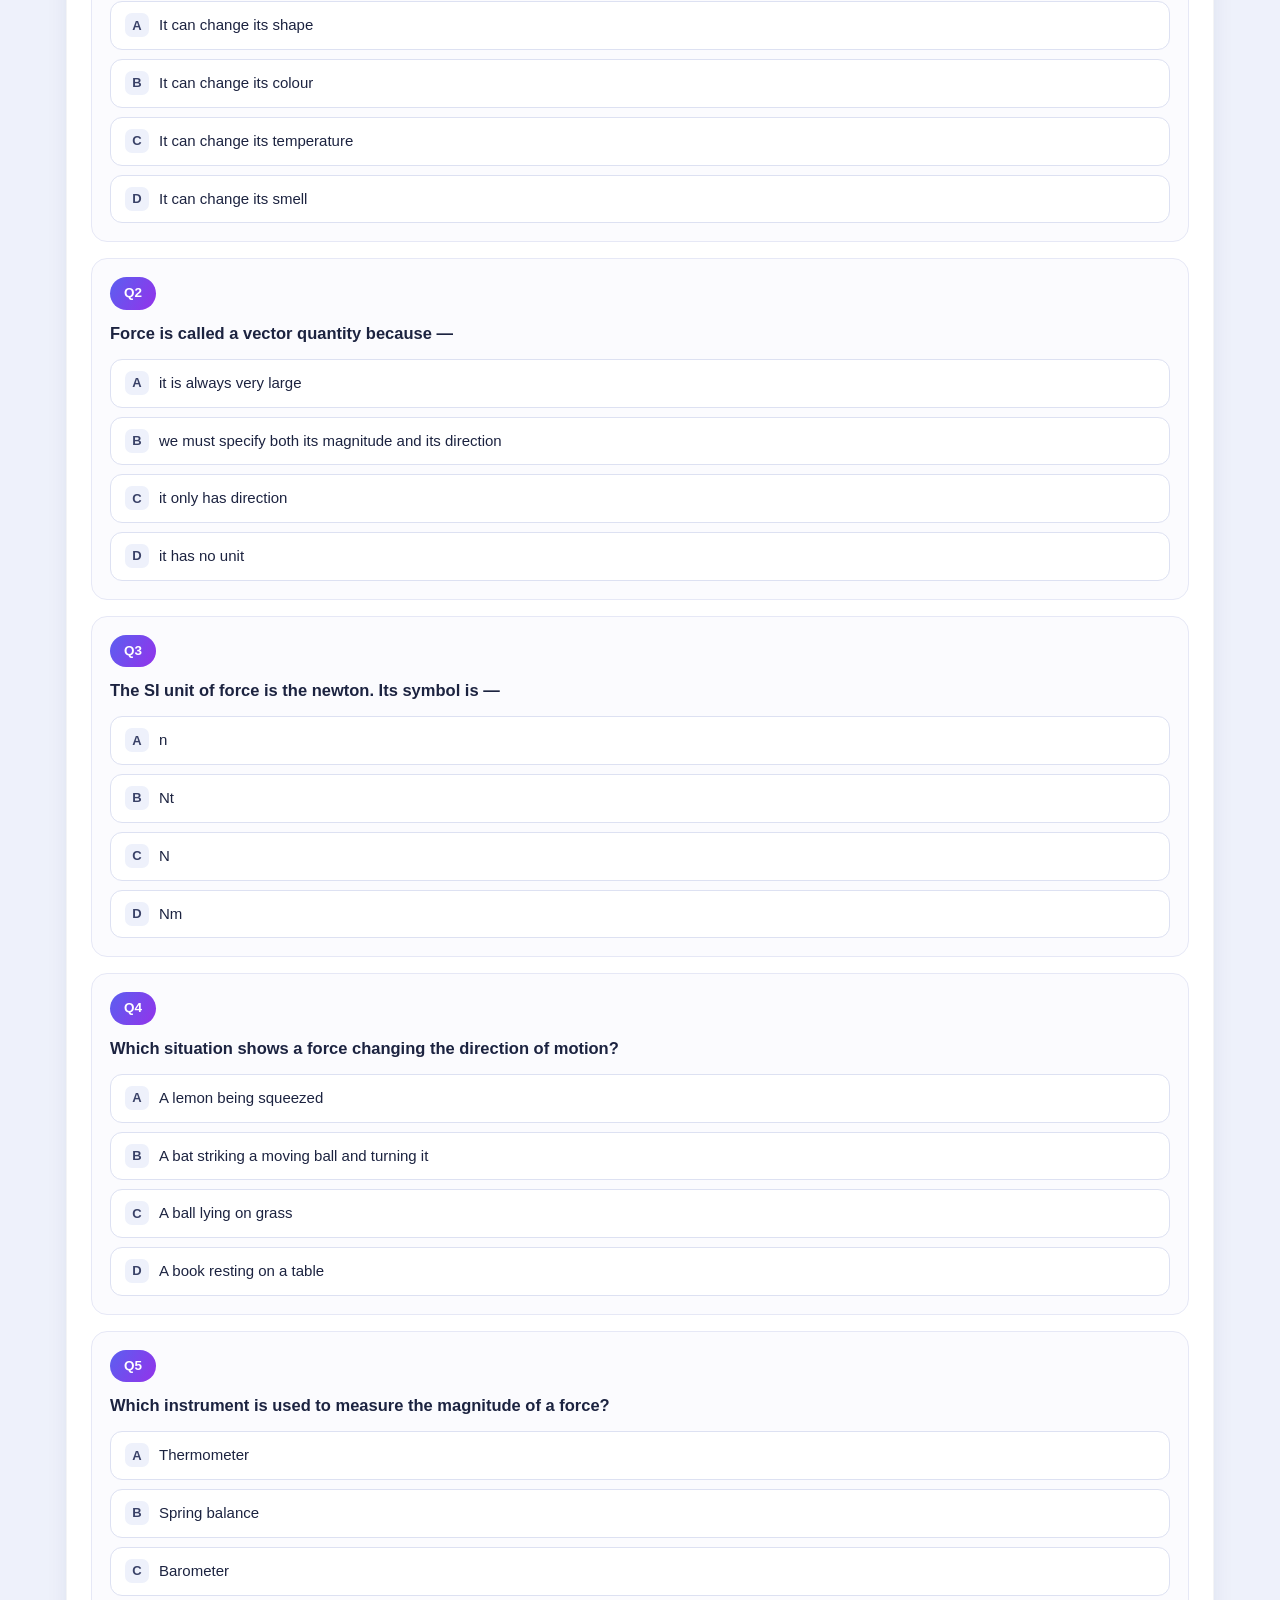
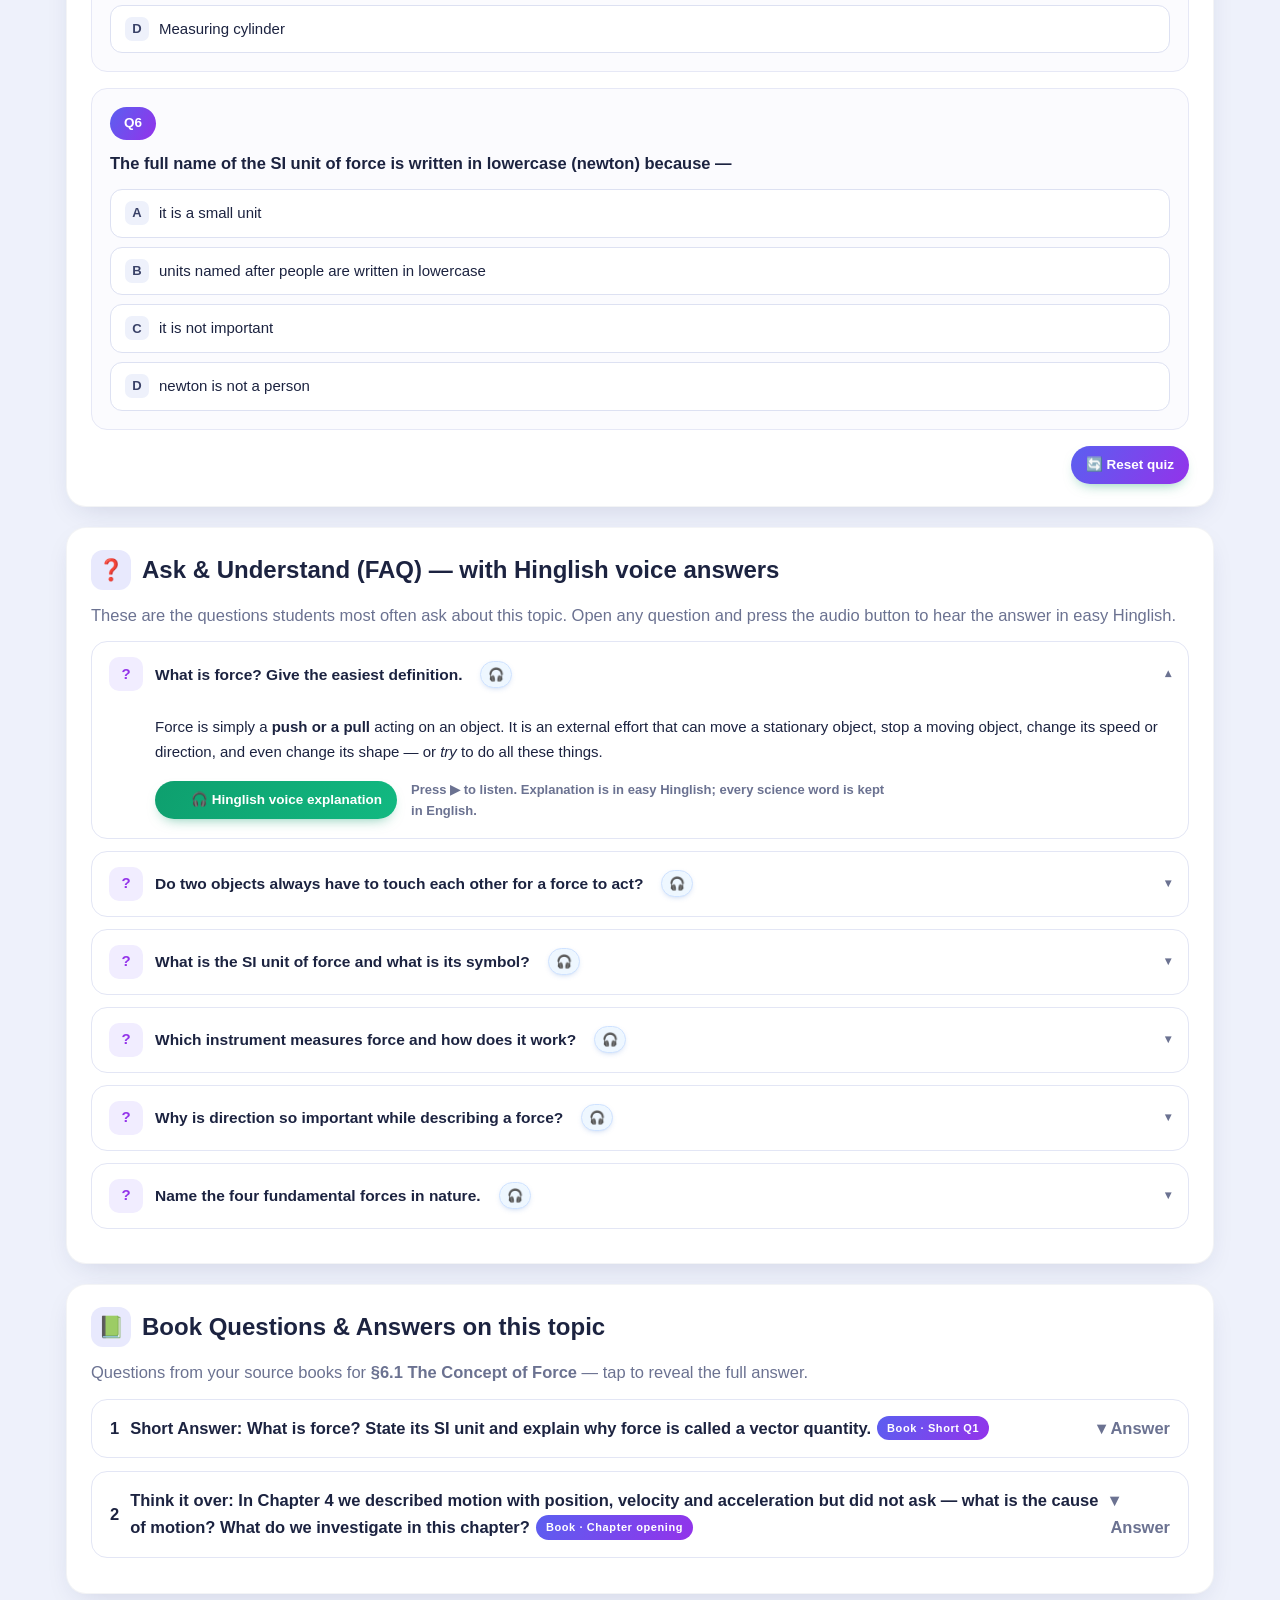
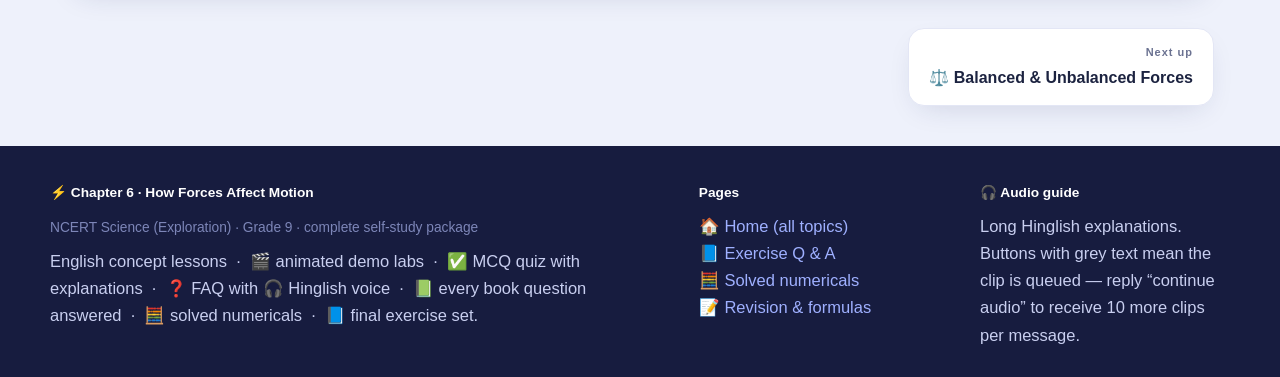
<file: topics/t1-concept-of-force.html>
<!DOCTYPE html><html lang="en"><head><meta charset="utf-8"><meta name="viewport" content="width=device-width,initial-scale=1"><title>6.1 The Concept of Force — How Forces Affect Motion (Ch 6)</title><meta name="description" content="Grade 9 Science Chapter 6 — How Forces Affect Motion: self-study site with lessons, animations, MCQ, FAQ and audio."><link rel="icon" href="data:image/svg+xml,%3Csvg xmlns=%22http://www.w3.org/2000/svg%22 viewBox=%220 0 100 100%22%3E%3Crect width=%22100%22 height=%22100%22 rx=%2220%22 fill=%22%235b5ff0%22/%3E%3Ctext y=%2268%22 x=%2250%22 font-size=%2255%22 text-anchor=%22middle%22 fill=%22white%22%3E⚡%3C/text%3E%3C/svg%3E"><link rel="stylesheet" href="../assets/css/style.css"></head><body data-acc="#5b5ff0" style="--acc:#5b5ff0;--acc2:#9333ea"><div class="progress"></div><header class="nav"><div class="nav-in"><a class="brand" href="../index.html"><svg class="logo" viewBox="0 0 48 48"><defs><linearGradient id="lg" x1="0" y1="0" x2="1" y2="1"><stop offset="0" stop-color="#ffd24d"/><stop offset="1" stop-color="#ff5e62"/></linearGradient></defs><rect x="3" y="3" width="42" height="42" rx="12" fill="url(#lg)"/><path d="M14 34 L34 14 M20 14 h14 v14 M28 34 H14 V20" stroke="#fff" stroke-width="4" stroke-linecap="round" stroke-linejoin="round" fill="none"/></svg><span>Chapter 6<small>How Forces Affect Motion · Grade 9</small></span></a><nav class="nav-links"><a class="desk" href="../index.html">Home</a><a class="desk" href="../exercise.html">Exercise Q&A</a><a class="desk" href="../practice.html">Numericals</a><a class="desk" href="../revision.html">Revision</a><div class="drop" id="dd"><button type="button" class="menu-btn" aria-haspopup="true" aria-expanded="false">☰&nbsp;Menu</button><button type="button" class="desk dd-btn" aria-haspopup="true" aria-expanded="false">📚 Topics ▾</button><div class="drop-panel"><div class="grp">MAIN</div><a href="../index.html"><span class="dp-ico" style="background:#5b5ff022">🏠</span>Home — Topic Map</a><div class="grp">📖 TOPICS OF CHAPTER 6</div><a href="../topics/t1-concept-of-force.html"><span class="dp-ico" style="background:#5b5ff022">⚡</span>6.1 Concept of Force</a><a href="../topics/t2-balanced-and-unbalanced-forces.html"><span class="dp-ico" style="background:#0ea5a422">⚖️</span>6.2 Balanced & Unbalanced Forces</a><a href="../topics/t3-force-of-friction.html"><span class="dp-ico" style="background:#f2702b22">🧲</span>6.3 Force of Friction</a><a href="../topics/t4-newtons-first-law.html"><span class="dp-ico" style="background:#2f80d022">🪙</span>6.4 First Law of Motion & Inertia</a><a href="../topics/t5-newtons-second-law.html"><span class="dp-ico" style="background:#f0a01c22">🛒</span>6.5 Second Law (F = m·a)</a><a href="../topics/t6-newtons-third-law.html"><span class="dp-ico" style="background:#ff4d6d22">🚀</span>6.6 Third Law (Action–Reaction)</a><a href="../topics/t7-forces-on-a-system.html"><span class="dp-ico" style="background:#35b46922">🔗</span>6.7 System of Objects + Momentum</a><div class="grp">✏️ QUESTIONS & REVISION</div><a href="../exercise.html"><span class="dp-ico" style="background:#e34b4b22">📘</span>Exercise Questions & Answers (final)</a><a href="../practice.html"><span class="dp-ico" style="background:#0ea5a422">🧮</span>Solved Numericals Practice Zone</a><a href="../revision.html"><span class="dp-ico" style="background:#9333ea22">📝</span>Revision, Summary & Formulas</a></div></div></nav></div></header><section class="hero"><div class="dots"></div><div class="hero-in"><div class="crumb" style="margin-top:14px"><a href="../index.html" style="background:rgba(255,255,255,.16);color:#fff;box-shadow:none">🏠 Home</a> <span style="color:#c9d2ff">→</span> <span style="background:rgba(255,255,255,.16);color:#fff;box-shadow:none">Chapter 6 · 6.1</span></div><div class="chip" style="margin-top:16px">Grade 9 Science · NCERT Exploration</div><div style="display:flex;gap:20px;align-items:center;flex-wrap:wrap"><div style="flex:1;min-width:260px"><h1>⚡ 6.1 The Concept of Force</h1><p class="sub">What is force? Push, pull, effects of force, vector nature, newton unit and how we measure force.</p><div class="tags"><span>What is Force</span><span>Effects of Force</span><span>Vector Quantity</span><span>SI unit – newton</span><span>Spring balance</span></div><div class="hero-btns"><a class="btn primary" href="#lesson">📖 Start lesson</a><a class="btn ghost" href="#demo">🎬 Demo lab</a><a class="btn ghost" href="#quiz">✅ Quiz</a><a class="btn ghost" href="#faq">❓ FAQ + 🎧</a><a class="btn ghost" href="#bookqa">📗 Book Q&A</a></div></div><div class="hero-emoji" style="font-size:110px;filter:drop-shadow(0 16px 22px rgba(0,0,0,.4))">⚡</div></div></div></section><main class="wrap"><section class="card reveal"><h2><span class="ico">🎧</span>Listen — full topic explained in Hinglish</h2>
    <div class="aud-row">
      <button type="button" class="aud-big" data-src="../audio/t1.mp3"><span class="wave"><i></i><i></i><i></i></span>
      <span class="lbl">▶ Play the long Hinglish explanation of “Concept of Force”</span></button>
      <span class="meta">Easy, slow Hinglish voice. All science words (force, newton, vector, spring balance…) are
      spoken in English, exactly as in your syllabus.</span>
    </div></section><section class="card reveal"><h2><span class="ico">⚡</span>What is a Force?</h2>
    <p>In <b>Chapter 4</b> you learned to describe <b>motion</b> — position, velocity and acceleration.
    But you did not ask: <b>what actually makes an object move, stop or change direction?</b> The answer of this
    chapter is <b>force</b>. A force is simply an <b>effort of push or pull</b> acting on an object.</p>
    <div class="note purple"><span class="ni">📌</span><div><b>Definition of force:</b> Force is an external effort
    (a push or a pull) which can <b>move a stationary object</b>, <b>stop a moving object</b>, <b>change its speed
    or direction</b>, or <b>change its shape</b> — or <i>try</i> to do these things.</div></div>
    <div class="learn">
      <div class="lc"><h4>⚽ Kicking a ball</h4><p>The ball was at rest; your foot <b>pushes</b> it and it starts moving.</p></div>
      <div class="lc"><h4>🏏 Striking a ball</h4><p>The bat applies force and <b>changes the direction</b> of the moving ball.</p></div>
      <div class="lc"><h4>🍋 Squeezing a lemon</h4><p>The force of your fingers <b>changes the shape</b> of the lemon.</p></div>
    </div>
    <h3>⭐ The five effects of a force</h3>
    <ul>
      <li>A force can <b>move a stationary body</b> (kick a ball).</li>
      <li>A force can <b>stop a moving body</b> (catch the ball, apply brakes).</li>
      <li>A force can <b>change the speed</b> of a moving body (hit the ball harder).</li>
      <li>A force can <b>change the direction</b> of motion (bat turns the ball).</li>
      <li>A force can <b>change the shape (and size)</b> of a body (squeeze clay, spring).</li>
    </ul>
    <p>The word <b>“tries to”</b> is important. If you push a heavy wall, you apply a force, but the wall may not move —
    your force only <i>tries</i> to produce motion. So a force need <b>not always cause</b> motion.</p>
    </section><section class="card reveal"><h2><span class="ico">🧭</span>Force needs direction — it is a Vector Quantity</h2>
    <p>Whenever we describe a force we also say its <b>direction</b> — friction acts <i>opposite to motion</i>,
    magnets <i>repel or attract</i>, the Earth pulls objects <i>towards itself</i>, and a liquid pushes a floating ball
    <i>upwards</i>. A quantity that needs <b>both magnitude (amount) and direction</b> is called a
    <b>vector quantity</b> — like displacement, velocity and acceleration from Chapter 4.</p>
    <div class="formula"><small>FORCE IS A VECTOR</small>Force = magnitude (how strong) + direction (which way)</div>
    <div class="note blue"><span class="ni">💡</span><div>If the <b>magnitude</b> changes, <b>or</b> the <b>direction</b>
    changes, <b>or both change</b>, then the effect of the force also changes.</div></div>
    <h3>⚖️ The SI unit of force — the newton (N)</h3>
    <p>The SI unit of force is the <b>newton</b>. In books, when we write the full unit name we write it in
    <b>small letters — newton</b> (never “Newton”), but its <b>symbol</b> is the capital letter <b>N</b>.
    This rule is followed because the unit is named after the great scientist <b>Isaac Newton</b>.</p>
    <div class="learn">
      <div class="lc"><h4>🔸 Contact forces</h4><p>Require touching — muscular force, force of friction, force of a spring or bat.</p></div>
      <div class="lc"><h4>🔹 Non-contact forces</h4><p>Act without touching — gravitational, magnetic and electrostatic force.</p></div>
    </div>
    <div class="note pink"><span class="ni">🔬</span><div><b>Four fundamental forces of nature:</b>
    (i) <b>gravitational</b> force, (ii) <b>electromagnetic</b> force, (iii) <b>strong nuclear</b> force and
    (iv) <b>weak nuclear</b> force. All other forces we feel are made from these. You will learn them in higher classes.</div></div>
    </section><section class="card reveal"><h2><span class="ico">🌀</span>How do we measure the magnitude of a force?</h2>
    <p>A <b>spring balance</b> is used to measure force. You may already know it is used to measure <b>weight</b>
    (the gravitational force on an object). If you pull the free end of a spring balance, it measures the force of your
    pull through how much its spring stretches.</p>
    <div class="note orange"><span class="ni">🔎</span><div><b>Thread of curiosity:</b> the smallest forces we can
    directly <i>feel</i> are about a few <b>millinewtons</b> (10⁻³ N) — like a light touch. But with special instruments,
    scientists can measure forces as small as <b>yoctonewtons</b> (10⁻²⁴ N, as of 2026)!</div></div>
    <div class="formula"><small>REMEMBER</small>The magnitude of a force = its strength &nbsp;·&nbsp; unit: newton (N)</div>
    </section><section class="card reveal" id="demo"><h2><span class="ico">🎬</span>Demo Lab — see what a force can do 🎬</h2><div class="demo"><div class="stage" id="demoForce"></div><div class="cap">Press the buttons. The box moves (motion), and you can even change its shape — force does all of this!</div></div></section><section class="card reveal"><h2><span class="ico">✅</span>Quick Quiz — Concept of Force</h2>
    <p class="mut" style="margin-bottom:6px">Click an option to check your answer instantly. No audio needed — just think and choose!</p>
    <div class="quizbox"><div class="q-item" data-ans="0"><div class="q-no">Q1</div><div class="q-text">Which one of these is an <b>effect</b> a force can produce on an object?</div><div class="opts"><button class="opt" data-exp="Correct! Changing shape (like squeezing a lemon) is one of the five effects of force."><span class="key">A</span><span>It can change its shape</span></button><button class="opt" data-exp=""><span class="key">B</span><span>It can change its colour</span></button><button class="opt" data-exp=""><span class="key">C</span><span>It can change its temperature</span></button><button class="opt" data-exp=""><span class="key">D</span><span>It can change its smell</span></button></div><div class="feedback"></div></div><div class="q-item" data-ans="1"><div class="q-no">Q2</div><div class="q-text">Force is called a <b>vector quantity</b> because —</div><div class="opts"><button class="opt" data-exp="That's right. Like velocity, force needs magnitude + direction to be fully described."><span class="key">A</span><span>it is always very large</span></button><button class="opt" data-exp=""><span class="key">B</span><span>we must specify both its magnitude and its direction</span></button><button class="opt" data-exp=""><span class="key">C</span><span>it only has direction</span></button><button class="opt" data-exp=""><span class="key">D</span><span>it has no unit</span></button></div><div class="feedback"></div></div><div class="q-item" data-ans="2"><div class="q-no">Q3</div><div class="q-text">The SI unit of force is the <b>newton</b>. Its symbol is —</div><div class="opts"><button class="opt" data-exp="Yes! Unit name in full = newton (small n), symbol = capital N."><span class="key">A</span><span>n</span></button><button class="opt" data-exp=""><span class="key">B</span><span>Nt</span></button><button class="opt" data-exp=""><span class="key">C</span><span>N</span></button><button class="opt" data-exp=""><span class="key">D</span><span>Nm</span></button></div><div class="feedback"></div></div><div class="q-item" data-ans="1"><div class="q-no">Q4</div><div class="q-text">Which situation shows a force changing the <b>direction</b> of motion?</div><div class="opts"><button class="opt" data-exp="Correct — the bat's force changes the direction of the ball."><span class="key">A</span><span>A lemon being squeezed</span></button><button class="opt" data-exp=""><span class="key">B</span><span>A bat striking a moving ball and turning it</span></button><button class="opt" data-exp=""><span class="key">C</span><span>A ball lying on grass</span></button><button class="opt" data-exp=""><span class="key">D</span><span>A book resting on a table</span></button></div><div class="feedback"></div></div><div class="q-item" data-ans="1"><div class="q-no">Q5</div><div class="q-text">Which instrument is used to measure the magnitude of a force?</div><div class="opts"><button class="opt" data-exp="Right! A spring balance measures force through the stretching of its spring."><span class="key">A</span><span>Thermometer</span></button><button class="opt" data-exp=""><span class="key">B</span><span>Spring balance</span></button><button class="opt" data-exp=""><span class="key">C</span><span>Barometer</span></button><button class="opt" data-exp=""><span class="key">D</span><span>Measuring cylinder</span></button></div><div class="feedback"></div></div><div class="q-item" data-ans="1"><div class="q-no">Q6</div><div class="q-text">The full name of the SI unit of force is written in lowercase (newton) because —</div><div class="opts"><button class="opt" data-exp="Correct! Unit names are common nouns (newton), but their symbols use capitals (N)."><span class="key">A</span><span>it is a small unit</span></button><button class="opt" data-exp=""><span class="key">B</span><span>units named after people are written in lowercase</span></button><button class="opt" data-exp=""><span class="key">C</span><span>it is not important</span></button><button class="opt" data-exp=""><span class="key">D</span><span>newton is not a person</span></button></div><div class="feedback"></div></div><p style="text-align:right;margin:8px 0 0"><button type="button" class="aud-btn quiz-reset" style="background:linear-gradient(120deg,#5b5ff0,#9333ea)">🔄 Reset quiz</button></p></div></section><section class="card reveal"><h2><span class="ico">❓</span>Ask & Understand (FAQ) — with Hinglish voice answers</h2>
    <p class="mut" style="margin-bottom:8px">These are the questions students most often ask about this topic. Open any question and press the audio button to hear the answer in easy Hinglish.</p>
    <div class="faqbox"><details class="faq" open><summary><span class="fq-ico">?</span><span>What is force? Give the easiest definition.</span><span class="qchip" title="Voice explanation ready — open to play">🎧</span><span class="chev">▾</span></summary><div class="fbody"><p>Force is simply a <b>push or a pull</b> acting on an
      object. It is an external effort that can move a stationary object, stop a moving object, change its speed or
      direction, and even change its shape — or <i>try</i> to do all these things.</p><div class="aud-row"><button type="button" class="aud-btn" data-src="../audio/t1-faq1.mp3"><span class="wave"><i></i><i></i><i></i></span><span class="lbl">🎧 Hinglish voice explanation</span></button><span class="meta">Press ▶ to listen. Explanation is in easy Hinglish; every science word is kept in English.</span></div></div></details><details class="faq"><summary><span class="fq-ico">?</span><span>Do two objects always have to touch each other for a force to act?</span><span class="qchip" title="Voice explanation ready — open to play">🎧</span><span class="chev">▾</span></summary><div class="fbody"><p>No. Forces that need touching are
      called <b>contact forces</b> (muscular force, friction). But <b>non-contact forces</b> act even without touching —
      the Earth pulls a falling apple (gravitational force), a magnet pulls iron from a distance (magnetic force), and a
      comb rubbed on dry hair attracts paper bits (electrostatic force).</p><div class="aud-row"><button type="button" class="aud-btn" data-src="../audio/t1-faq2.mp3"><span class="wave"><i></i><i></i><i></i></span><span class="lbl">🎧 Hinglish voice explanation</span></button><span class="meta">Press ▶ to listen. Explanation is in easy Hinglish; every science word is kept in English.</span></div></div></details><details class="faq"><summary><span class="fq-ico">?</span><span>What is the SI unit of force and what is its symbol?</span><span class="qchip" title="Voice explanation ready — open to play">🎧</span><span class="chev">▾</span></summary><div class="fbody"><p>The SI unit of force is the <b>newton</b>,
      written in full with a small letter <b>n</b>. Its symbol is the capital <b>N</b>. One newton is a small force —
      holding a 100&nbsp;g mass in your palm needs about 1&nbsp;N of force.</p><div class="aud-row"><button type="button" class="aud-btn" data-src="../audio/t1-faq3.mp3"><span class="wave"><i></i><i></i><i></i></span><span class="lbl">🎧 Hinglish voice explanation</span></button><span class="meta">Press ▶ to listen. Explanation is in easy Hinglish; every science word is kept in English.</span></div></div></details><details class="faq"><summary><span class="fq-ico">?</span><span>Which instrument measures force and how does it work?</span><span class="qchip" title="Voice explanation ready — open to play">🎧</span><span class="chev">▾</span></summary><div class="fbody"><p>A <b>spring balance</b> measures force.
      When you pull its hook, the spring inside stretches. The more the force, the more the spring stretches, and the
      scale shows the magnitude of the force. It is the same instrument we use to measure weight.</p><div class="aud-row"><button type="button" class="aud-btn" data-src="../audio/t1-faq4.mp3"><span class="wave"><i></i><i></i><i></i></span><span class="lbl">🎧 Hinglish voice explanation</span></button><span class="meta">Press ▶ to listen. Explanation is in easy Hinglish; every science word is kept in English.</span></div></div></details><details class="faq"><summary><span class="fq-ico">?</span><span>Why is direction so important while describing a force?</span><span class="qchip" title="Voice explanation ready — open to play">🎧</span><span class="chev">▾</span></summary><div class="fbody"><p>Because force is a <b>vector quantity</b> —
      it has magnitude (strength) <b>and</b> direction. A 5&nbsp;N push to the right and a 5&nbsp;N push to the left are
      different forces. If magnitude or direction changes, the effect of the force changes too.</p><div class="aud-row"><button type="button" class="aud-btn" data-src="../audio/t1-faq5.mp3"><span class="wave"><i></i><i></i><i></i></span><span class="lbl">🎧 Hinglish voice explanation</span></button><span class="meta">Press ▶ to listen. Explanation is in easy Hinglish; every science word is kept in English.</span></div></div></details><details class="faq"><summary><span class="fq-ico">?</span><span>Name the four fundamental forces in nature.</span><span class="qchip" title="Voice explanation ready — open to play">🎧</span><span class="chev">▾</span></summary><div class="fbody"><p>The four fundamental forces are
      (1)&nbsp;<b>gravitational force</b>, (2)&nbsp;<b>electromagnetic force</b>, (3)&nbsp;<b>strong nuclear force</b> and
      (4)&nbsp;<b>weak nuclear force</b>. Every force we meet in daily life is one of these, or a combination of them.</p><div class="aud-row"><button type="button" class="aud-btn" data-src="../audio/t1-faq6.mp3"><span class="wave"><i></i><i></i><i></i></span><span class="lbl">🎧 Hinglish voice explanation</span></button><span class="meta">Press ▶ to listen. Explanation is in easy Hinglish; every science word is kept in English.</span></div></div></details></div></section><section class="card reveal"><h2><span class="ico">📗</span>Book Questions & Answers on this topic</h2>
    <p class="mut" style="margin-bottom:8px">Questions from your source books for <b>§6.1 The Concept of Force</b> — tap to reveal the full answer.</p>
    <div class="big-list"><details class="bq"><summary><span class="qn">1</span><span><b>Short Answer:</b> What is force? State its SI unit and explain why force is called a vector quantity.<span style="display:inline-block;font-size:11px;font-weight:800;letter-spacing:.6px;color:#fff;background:linear-gradient(120deg,#5b5ff0,#9333ea);padding:3px 10px;border-radius:999px;margin-left:6px;vertical-align:2px">Book · Short Q1</span></span><span class="chev">▾ Answer</span></summary><div class="bq-a"><b class="ans-tag">Answer —</b> <p>A force is a physical quantity that can make an object move from rest, change its speed and direction of
        motion, and even change its shape. The SI unit of force is the <b>newton</b> (full name in small letters, symbol
        <b>N</b>). One newton is the force that produces an acceleration of 1 m/s² on a 1 kg object.
        Force is a <b>vector quantity</b> because we need both its <b>magnitude</b> (strength) and its <b>direction</b>
        to describe it completely — just like position, displacement, velocity and acceleration. If the magnitude or
        direction of a force changes, its effect changes.</p></div></details><details class="bq"><summary><span class="qn">2</span><span><b>Think it over:</b> In Chapter 4 we described motion with position, velocity and acceleration but did not ask — what is the cause of motion? What do we investigate in this chapter?<span style="display:inline-block;font-size:11px;font-weight:800;letter-spacing:.6px;color:#fff;background:linear-gradient(120deg,#5b5ff0,#9333ea);padding:3px 10px;border-radius:999px;margin-left:6px;vertical-align:2px">Book · Chapter opening</span></span><span class="chev">▾ Answer</span></summary><div class="bq-a"><b class="ans-tag">Answer —</b> <p>In this chapter we investigate what <b>causes changes in the motion</b> of objects. We discuss the
        <b>concept of force</b>, the <b>force of friction</b>, and <b>Newton's three laws of motion</b>, and learn how to
        apply them to objects around us.</p></div></details></div></section><div class="pn"><div><span></span></div><div style="margin-left:auto"><a class="next" href="../topics/t2-balanced-and-unbalanced-forces.html" style="display:inline-flex;flex-direction:column;background:var(--card);padding:14px 20px;border-radius:16px;box-shadow:var(--shadow);border:1px solid #e3e6f5"><small style="color:var(--mut);font-weight:800;letter-spacing:1px">Next up</small><b style="margin-top:4px;font-size:16px">⚖️ Balanced & Unbalanced Forces</b></a></div></div></main><footer><div class="foot-in"><div><h5>⚡ Chapter 6 · How Forces Affect Motion</h5><small>NCERT Science (Exploration) · Grade 9 · complete self-study package</small><p style="max-width:540px;margin-top:8px">English concept lessons &nbsp;·&nbsp; 🎬 animated demo labs &nbsp;·&nbsp; ✅ MCQ quiz with explanations &nbsp;·&nbsp; ❓ FAQ with 🎧 Hinglish voice &nbsp;·&nbsp; 📗 every book question answered &nbsp;·&nbsp; 🧮 solved numericals &nbsp;·&nbsp; 📘 final exercise set.</p></div><div><h5>Pages</h5><p><a href="../index.html">🏠 Home (all topics)</a><br><a href="../exercise.html">📘 Exercise Q &amp; A</a><br><a href="../practice.html">🧮 Solved numericals</a><br><a href="../revision.html">📝 Revision &amp; formulas</a></p></div><div><h5>🎧 Audio guide</h5><p style="max-width:250px">Long Hinglish explanations. Buttons with grey text mean the clip is queued — reply “continue audio” to receive 10 more clips per message.</p></div></div></footer><button class="back-top" aria-label="Scroll to top">↑</button><script src="../assets/js/main.js"></script><script src="../assets/js/demos.js"></script></body></html>
</file>
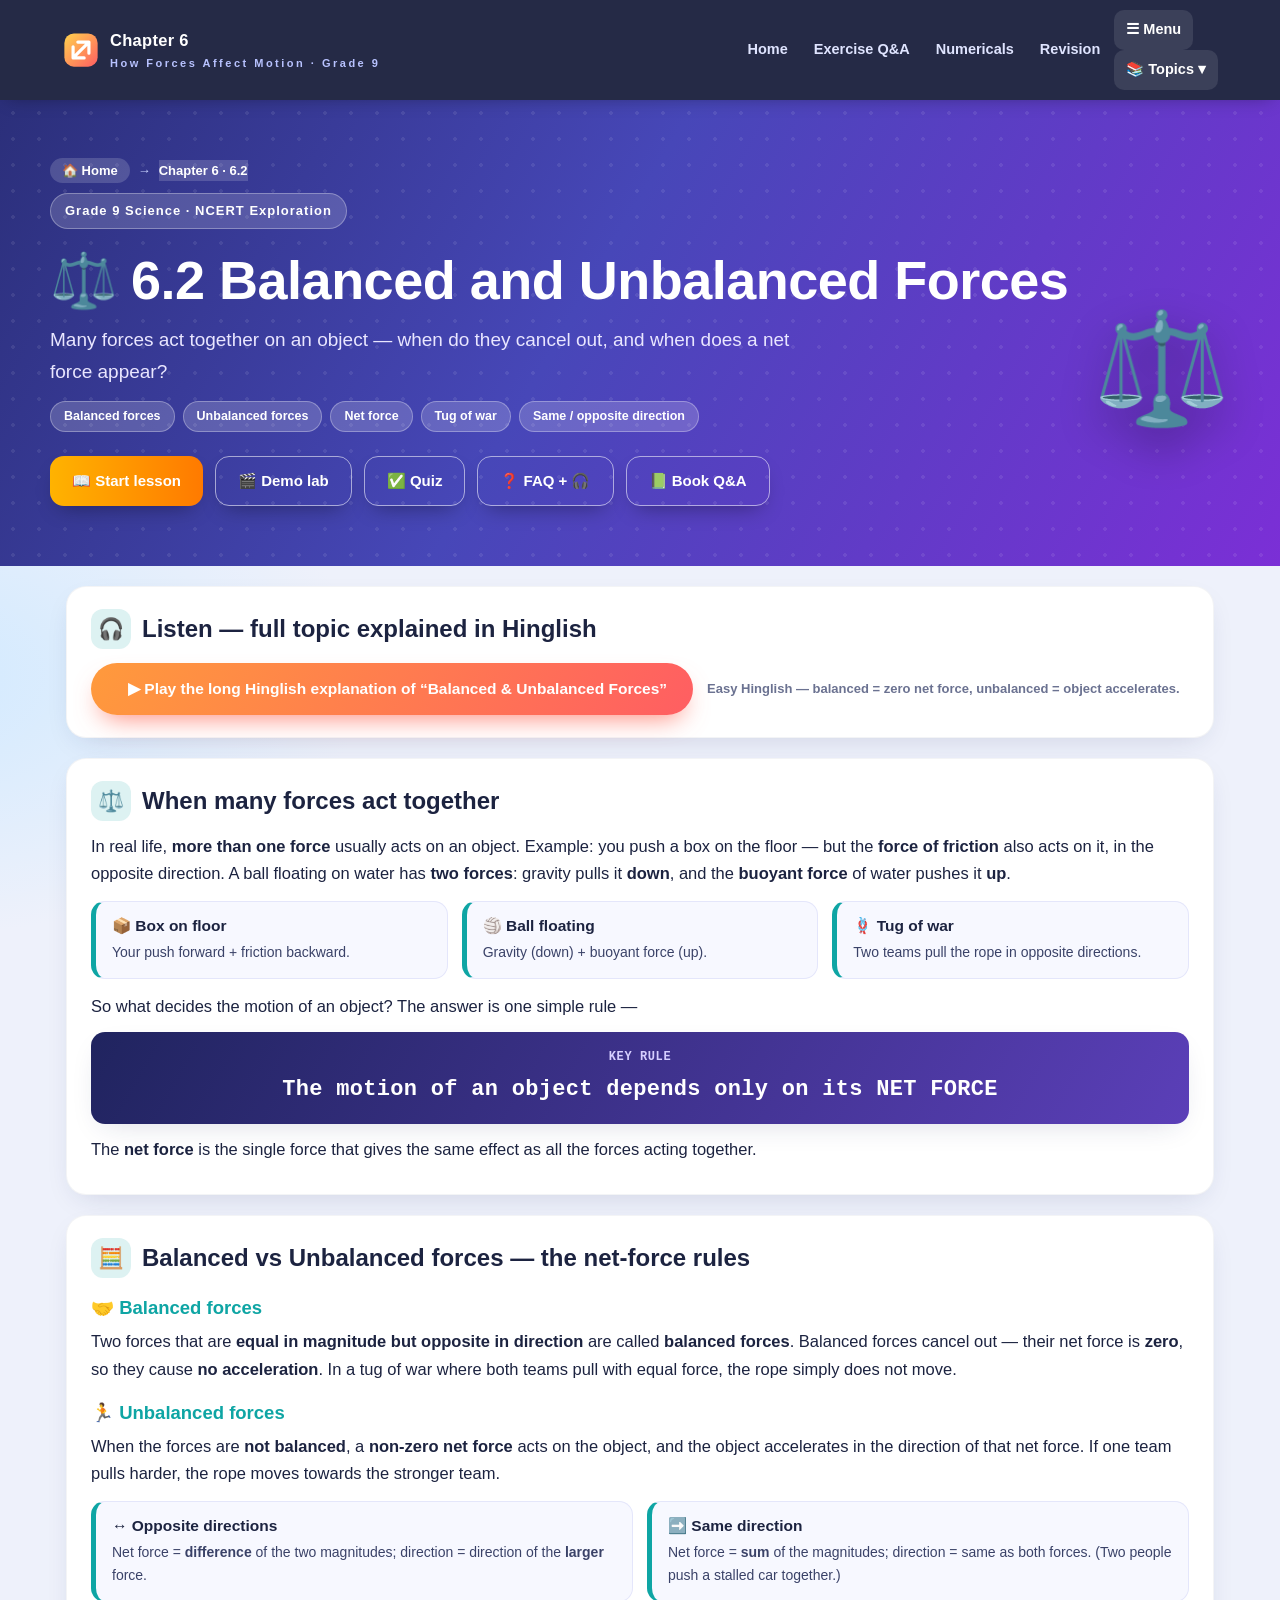
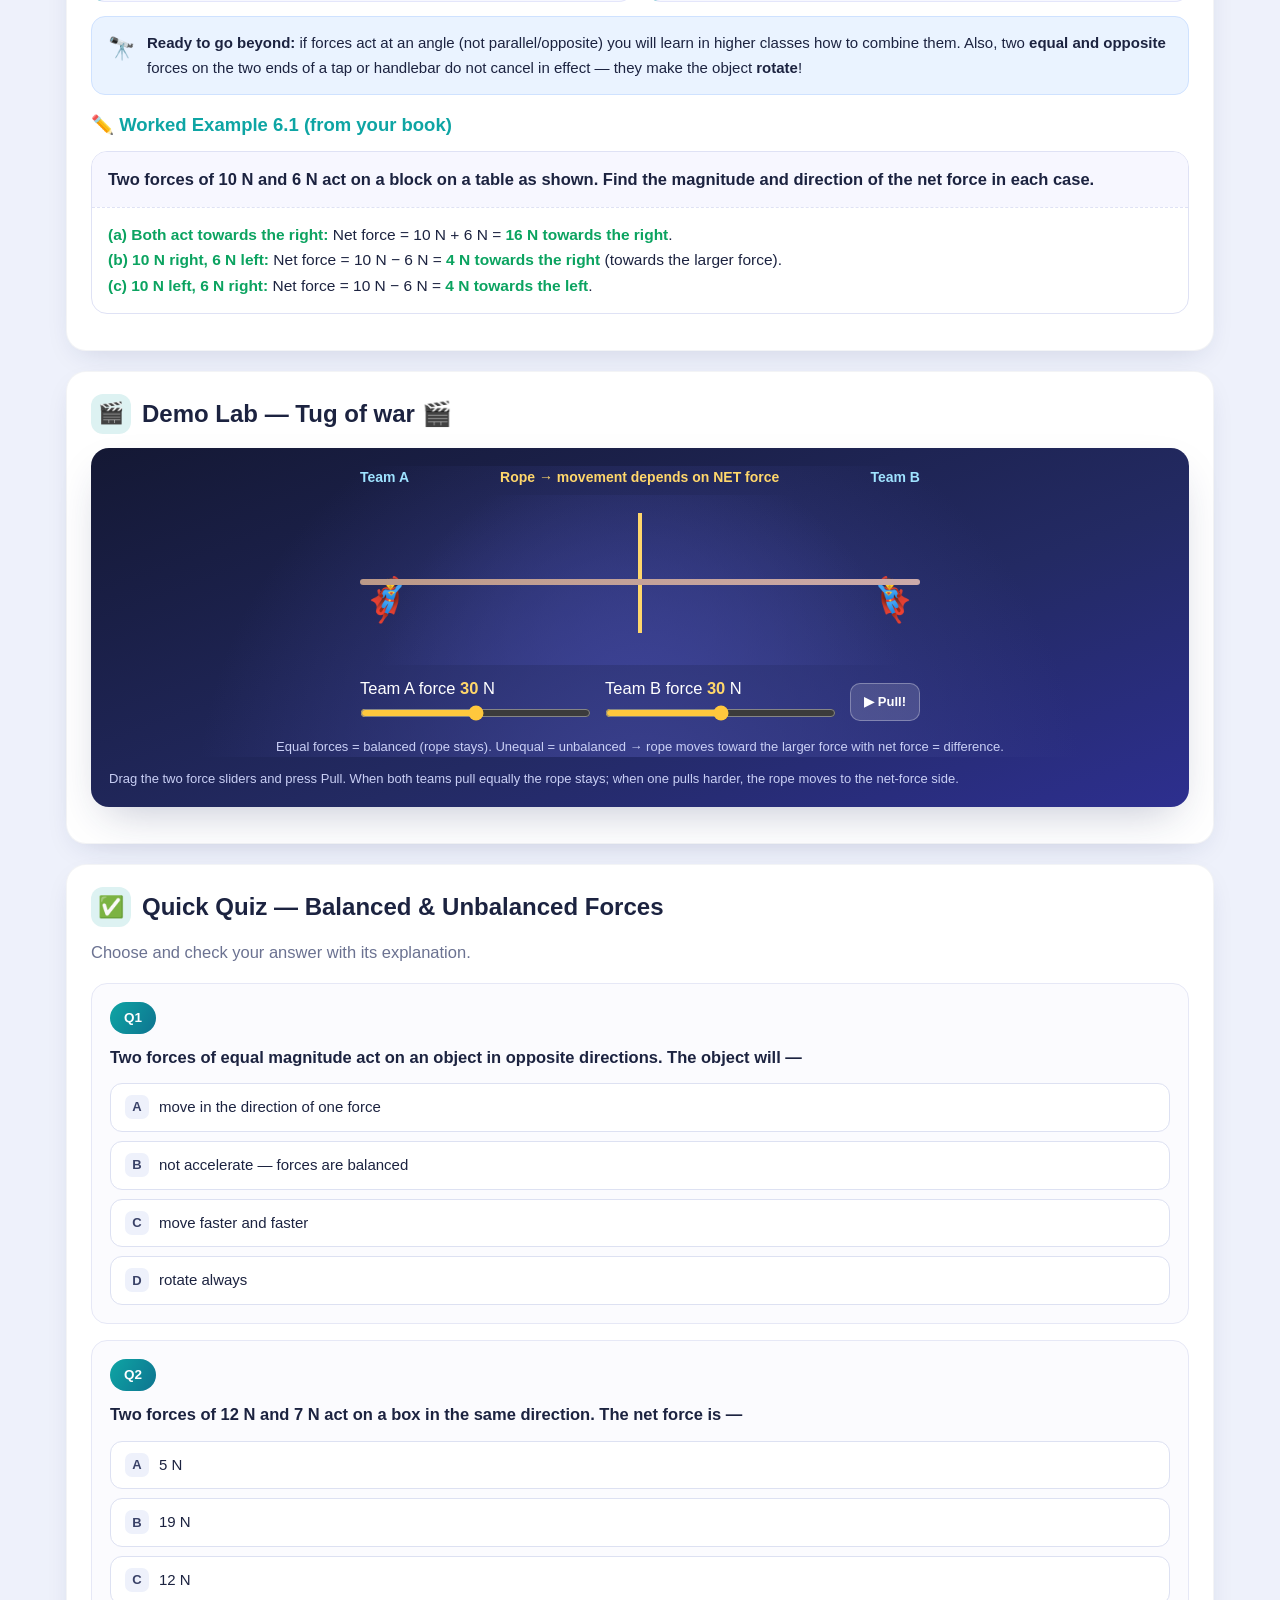
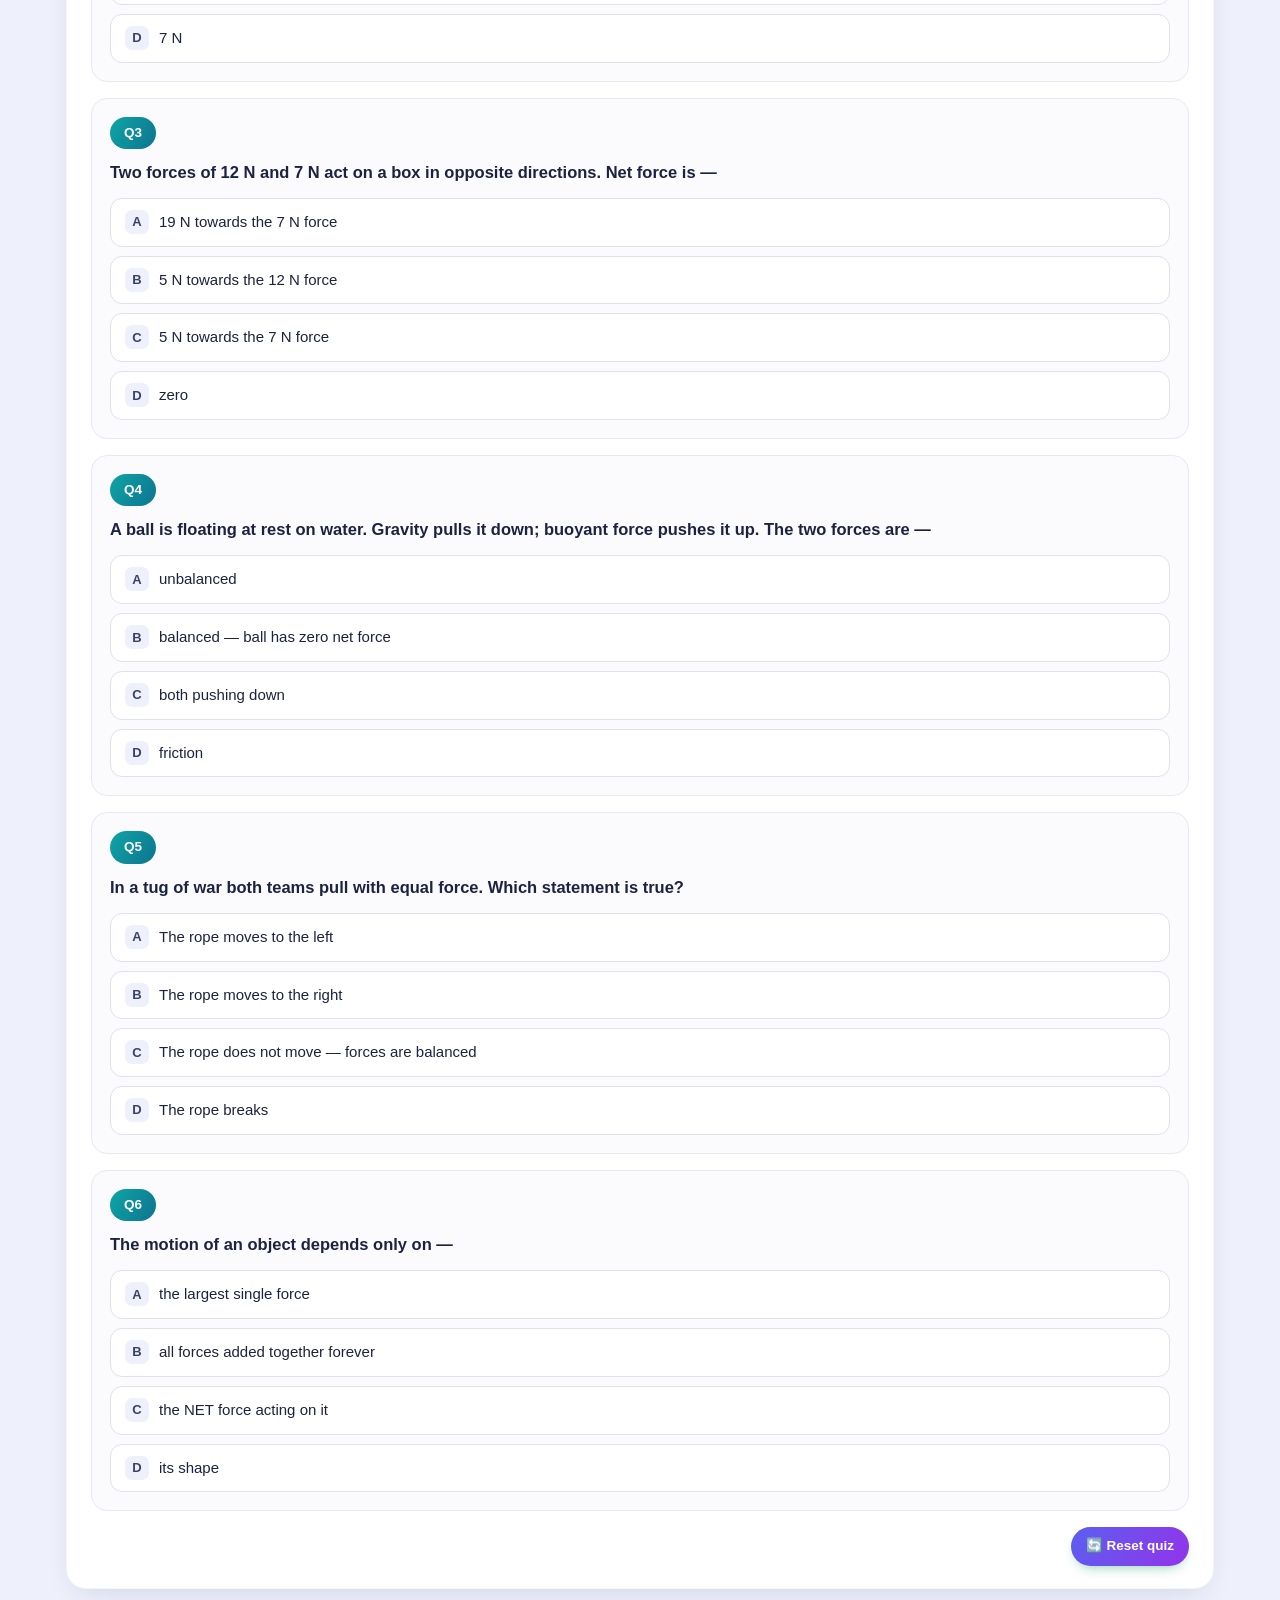
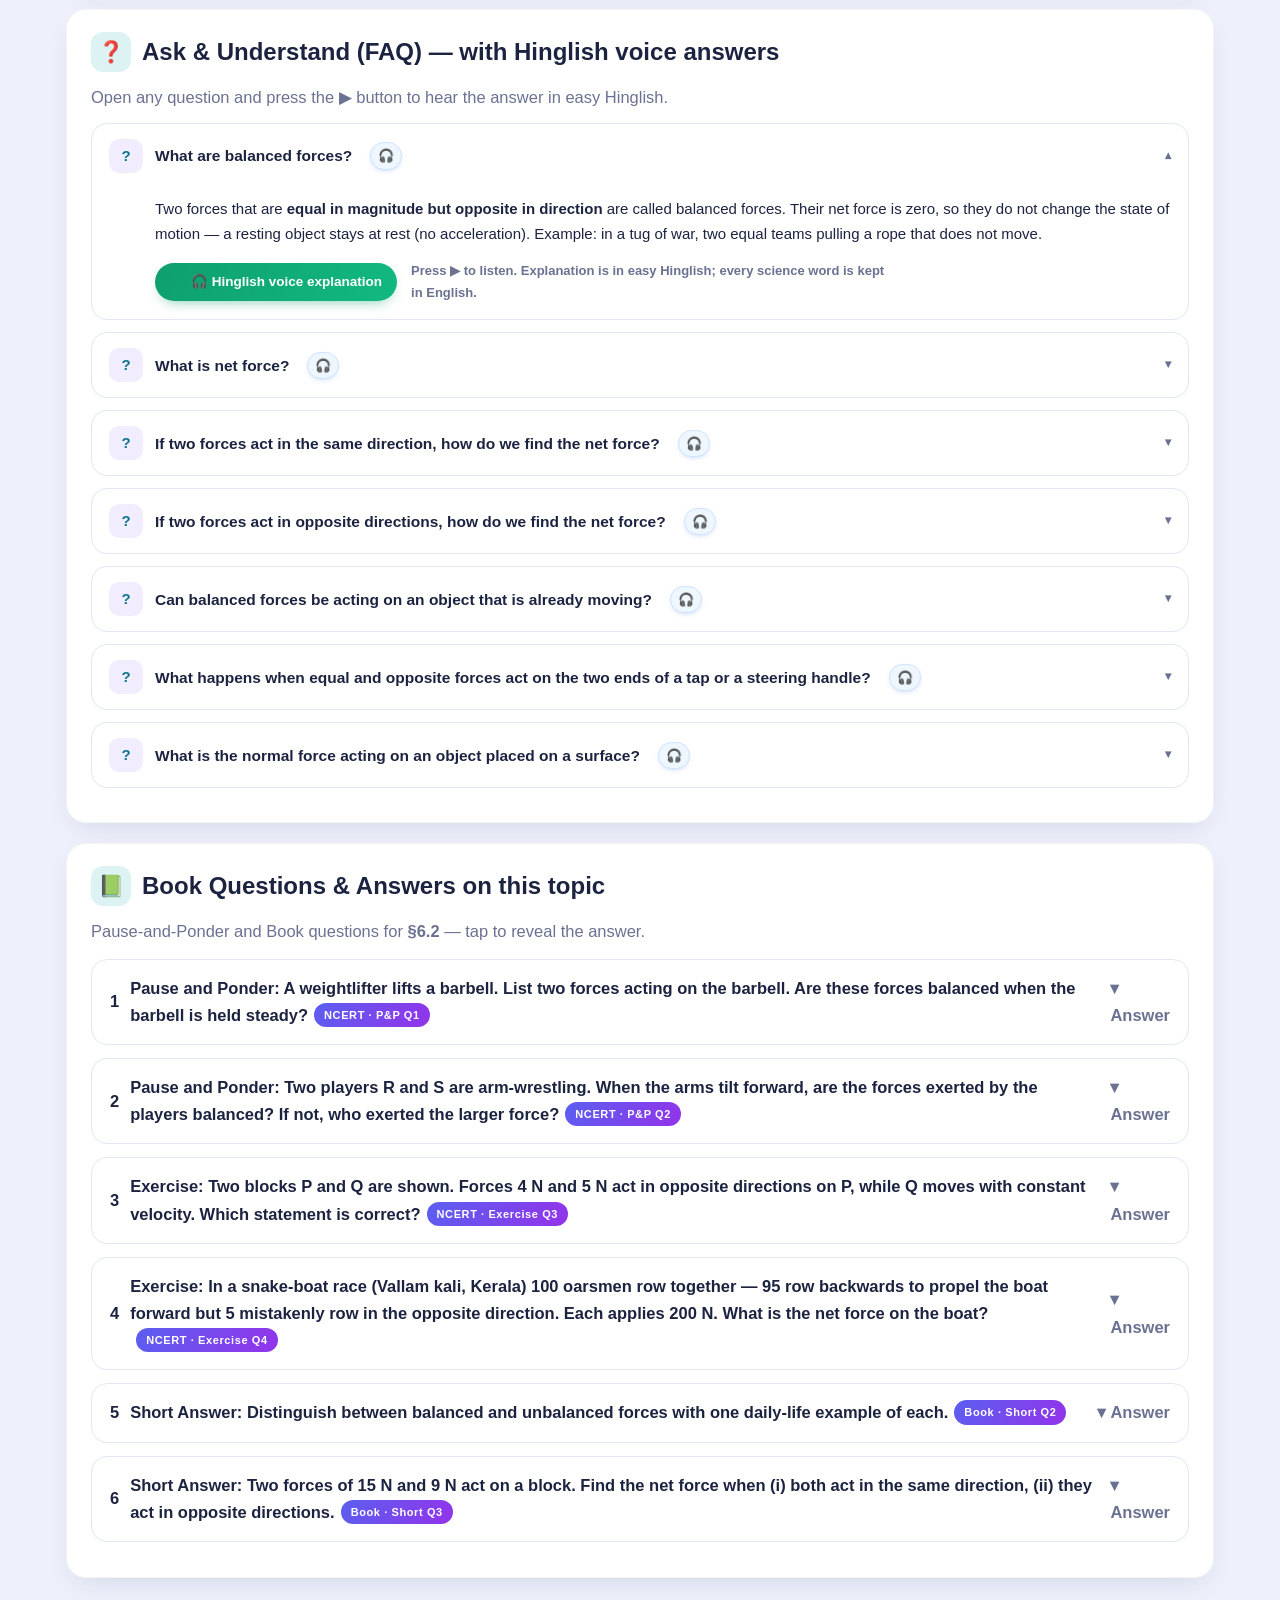
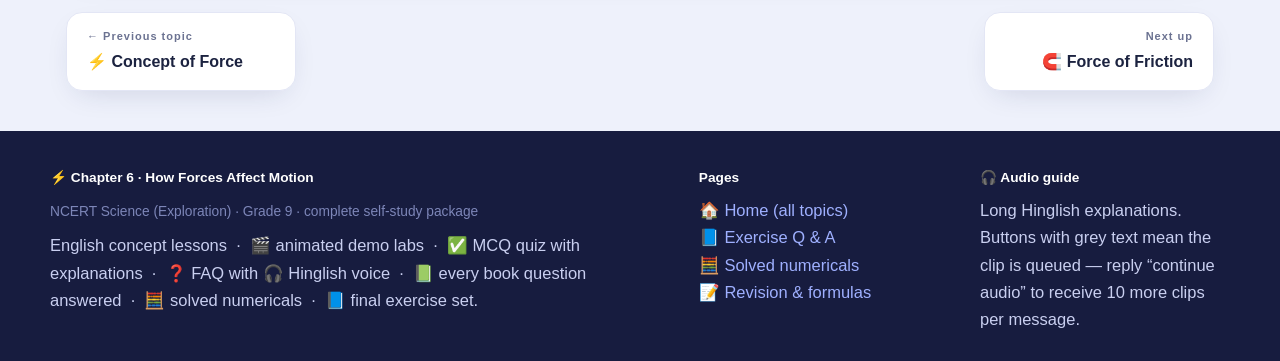
<file: topics/t2-balanced-and-unbalanced-forces.html>
<!DOCTYPE html><html lang="en"><head><meta charset="utf-8"><meta name="viewport" content="width=device-width,initial-scale=1"><title>6.2 Balanced and Unbalanced Forces — How Forces Affect Motion (Ch 6)</title><meta name="description" content="Grade 9 Science Chapter 6 — How Forces Affect Motion: self-study site with lessons, animations, MCQ, FAQ and audio."><link rel="icon" href="data:image/svg+xml,%3Csvg xmlns=%22http://www.w3.org/2000/svg%22 viewBox=%220 0 100 100%22%3E%3Crect width=%22100%22 height=%22100%22 rx=%2220%22 fill=%22%235b5ff0%22/%3E%3Ctext y=%2268%22 x=%2250%22 font-size=%2255%22 text-anchor=%22middle%22 fill=%22white%22%3E⚡%3C/text%3E%3C/svg%3E"><link rel="stylesheet" href="../assets/css/style.css"></head><body data-acc="#0ea5a4" style="--acc:#0ea5a4;--acc2:#0e7490"><div class="progress"></div><header class="nav"><div class="nav-in"><a class="brand" href="../index.html"><svg class="logo" viewBox="0 0 48 48"><defs><linearGradient id="lg" x1="0" y1="0" x2="1" y2="1"><stop offset="0" stop-color="#ffd24d"/><stop offset="1" stop-color="#ff5e62"/></linearGradient></defs><rect x="3" y="3" width="42" height="42" rx="12" fill="url(#lg)"/><path d="M14 34 L34 14 M20 14 h14 v14 M28 34 H14 V20" stroke="#fff" stroke-width="4" stroke-linecap="round" stroke-linejoin="round" fill="none"/></svg><span>Chapter 6<small>How Forces Affect Motion · Grade 9</small></span></a><nav class="nav-links"><a class="desk" href="../index.html">Home</a><a class="desk" href="../exercise.html">Exercise Q&A</a><a class="desk" href="../practice.html">Numericals</a><a class="desk" href="../revision.html">Revision</a><div class="drop" id="dd"><button type="button" class="menu-btn" aria-haspopup="true" aria-expanded="false">☰&nbsp;Menu</button><button type="button" class="desk dd-btn" aria-haspopup="true" aria-expanded="false">📚 Topics ▾</button><div class="drop-panel"><div class="grp">MAIN</div><a href="../index.html"><span class="dp-ico" style="background:#5b5ff022">🏠</span>Home — Topic Map</a><div class="grp">📖 TOPICS OF CHAPTER 6</div><a href="../topics/t1-concept-of-force.html"><span class="dp-ico" style="background:#5b5ff022">⚡</span>6.1 Concept of Force</a><a href="../topics/t2-balanced-and-unbalanced-forces.html"><span class="dp-ico" style="background:#0ea5a422">⚖️</span>6.2 Balanced & Unbalanced Forces</a><a href="../topics/t3-force-of-friction.html"><span class="dp-ico" style="background:#f2702b22">🧲</span>6.3 Force of Friction</a><a href="../topics/t4-newtons-first-law.html"><span class="dp-ico" style="background:#2f80d022">🪙</span>6.4 First Law of Motion & Inertia</a><a href="../topics/t5-newtons-second-law.html"><span class="dp-ico" style="background:#f0a01c22">🛒</span>6.5 Second Law (F = m·a)</a><a href="../topics/t6-newtons-third-law.html"><span class="dp-ico" style="background:#ff4d6d22">🚀</span>6.6 Third Law (Action–Reaction)</a><a href="../topics/t7-forces-on-a-system.html"><span class="dp-ico" style="background:#35b46922">🔗</span>6.7 System of Objects + Momentum</a><div class="grp">✏️ QUESTIONS & REVISION</div><a href="../exercise.html"><span class="dp-ico" style="background:#e34b4b22">📘</span>Exercise Questions & Answers (final)</a><a href="../practice.html"><span class="dp-ico" style="background:#0ea5a422">🧮</span>Solved Numericals Practice Zone</a><a href="../revision.html"><span class="dp-ico" style="background:#9333ea22">📝</span>Revision, Summary & Formulas</a></div></div></nav></div></header><section class="hero"><div class="dots"></div><div class="hero-in"><div class="crumb" style="margin-top:14px"><a href="../index.html" style="background:rgba(255,255,255,.16);color:#fff;box-shadow:none">🏠 Home</a> <span style="color:#c9d2ff">→</span> <span style="background:rgba(255,255,255,.16);color:#fff;box-shadow:none">Chapter 6 · 6.2</span></div><div class="chip" style="margin-top:16px">Grade 9 Science · NCERT Exploration</div><div style="display:flex;gap:20px;align-items:center;flex-wrap:wrap"><div style="flex:1;min-width:260px"><h1>⚖️ 6.2 Balanced and Unbalanced Forces</h1><p class="sub">Many forces act together on an object — when do they cancel out, and when does a net force appear?</p><div class="tags"><span>Balanced forces</span><span>Unbalanced forces</span><span>Net force</span><span>Tug of war</span><span>Same / opposite direction</span></div><div class="hero-btns"><a class="btn primary" href="#lesson">📖 Start lesson</a><a class="btn ghost" href="#demo">🎬 Demo lab</a><a class="btn ghost" href="#quiz">✅ Quiz</a><a class="btn ghost" href="#faq">❓ FAQ + 🎧</a><a class="btn ghost" href="#bookqa">📗 Book Q&A</a></div></div><div class="hero-emoji" style="font-size:110px;filter:drop-shadow(0 16px 22px rgba(0,0,0,.4))">⚖️</div></div></div></section><main class="wrap"><section class="card reveal"><h2><span class="ico">🎧</span>Listen — full topic explained in Hinglish</h2>
    <div class="aud-row">
      <button type="button" class="aud-big" data-src="../audio/t2.mp3"><span class="wave"><i></i><i></i><i></i></span>
      <span class="lbl">▶ Play the long Hinglish explanation of “Balanced & Unbalanced Forces”</span></button>
      <span class="meta">Easy Hinglish — balanced = zero net force, unbalanced = object accelerates.</span>
    </div></section><section class="card reveal"><h2><span class="ico">⚖️</span>When many forces act together</h2>
    <p>In real life, <b>more than one force</b> usually acts on an object. Example: you push a box on the floor — but the
    <b>force of friction</b> also acts on it, in the opposite direction. A ball floating on water has <b>two forces</b>:
    gravity pulls it <b>down</b>, and the <b>buoyant force</b> of water pushes it <b>up</b>.</p>
    <div class="learn">
      <div class="lc"><h4>📦 Box on floor</h4><p>Your push forward + friction backward.</p></div>
      <div class="lc"><h4>🏐 Ball floating</h4><p>Gravity (down) + buoyant force (up).</p></div>
      <div class="lc"><h4>🪢 Tug of war</h4><p>Two teams pull the rope in opposite directions.</p></div>
    </div>
    <p>So what decides the motion of an object? The answer is one simple rule —</p>
    <div class="formula"><small>KEY RULE</small>The motion of an object depends only on its NET FORCE</div>
    <p>The <b>net force</b> is the single force that gives the same effect as all the forces acting together.</p>
    </section><section class="card reveal"><h2><span class="ico">🧮</span>Balanced vs Unbalanced forces — the net-force rules</h2>
    <h3>🤝 Balanced forces</h3>
    <p>Two forces that are <b>equal in magnitude but opposite in direction</b> are called <b>balanced forces</b>.
    Balanced forces cancel out — their net force is <b>zero</b>, so they cause <b>no acceleration</b>.
    In a tug of war where both teams pull with equal force, the rope simply does not move.</p>
    <h3>🏃 Unbalanced forces</h3>
    <p>When the forces are <b>not balanced</b>, a <b>non-zero net force</b> acts on the object, and the object
    accelerates in the direction of that net force. If one team pulls harder, the rope moves towards the stronger team.</p>
    <div class="learn">
      <div class="lc"><h4>↔️ Opposite directions</h4><p>Net force = <b>difference</b> of the two magnitudes; direction =
      direction of the <b>larger</b> force.</p></div>
      <div class="lc"><h4>➡️ Same direction</h4><p>Net force = <b>sum</b> of the magnitudes; direction = same as both
      forces. (Two people push a stalled car together.)</p></div>
    </div>
    <div class="note blue"><span class="ni">🔭</span><div><b>Ready to go beyond:</b> if forces act at an angle (not
    parallel/opposite) you will learn in higher classes how to combine them. Also, two <b>equal and opposite</b> forces on
    the two ends of a tap or handlebar do not cancel in effect — they make the object <b>rotate</b>!</div></div>
    <h3>✏️ Worked Example 6.1 (from your book)</h3>
    <div class="ex"><div class="ex-q">Two forces of 10&nbsp;N and 6&nbsp;N act on a block on a table as shown.
    Find the magnitude and direction of the net force in each case.</div>
    <div class="ex-a"><b>(a) Both act towards the right:</b> Net force = 10&nbsp;N + 6&nbsp;N = <b>16&nbsp;N towards the right</b>.<br>
    <b>(b) 10&nbsp;N right, 6&nbsp;N left:</b> Net force = 10&nbsp;N − 6&nbsp;N = <b>4&nbsp;N towards the right</b>
    (towards the larger force).<br>
    <b>(c) 10&nbsp;N left, 6&nbsp;N right:</b> Net force = 10&nbsp;N − 6&nbsp;N = <b>4&nbsp;N towards the left</b>.</div></div>
    </section><section class="card reveal" id="demo"><h2><span class="ico">🎬</span>Demo Lab — Tug of war 🎬</h2><div class="demo"><div class="stage" id="demoBalanced"></div><div class="cap">Drag the two force sliders and press Pull. When both teams pull equally the rope stays; when one pulls harder, the rope moves to the net-force side.</div></div></section><section class="card reveal"><h2><span class="ico">✅</span>Quick Quiz — Balanced & Unbalanced Forces</h2>
    <p class="mut" style="margin-bottom:6px">Choose and check your answer with its explanation.</p>
    <div class="quizbox"><div class="q-item" data-ans="1"><div class="q-no">Q1</div><div class="q-text">Two forces of equal magnitude act on an object in <b>opposite directions</b>. The object will —</div><div class="opts"><button class="opt" data-exp="Correct! Equal and opposite forces cancel; net force = 0, so no acceleration."><span class="key">A</span><span>move in the direction of one force</span></button><button class="opt" data-exp=""><span class="key">B</span><span>not accelerate — forces are balanced</span></button><button class="opt" data-exp=""><span class="key">C</span><span>move faster and faster</span></button><button class="opt" data-exp=""><span class="key">D</span><span>rotate always</span></button></div><div class="feedback"></div></div><div class="q-item" data-ans="1"><div class="q-no">Q2</div><div class="q-text">Two forces of 12&nbsp;N and 7&nbsp;N act on a box in the <b>same direction</b>. The net force is —</div><div class="opts"><button class="opt" data-exp="Yes — same direction forces add: 12 + 7 = 19 N."><span class="key">A</span><span>5 N</span></button><button class="opt" data-exp=""><span class="key">B</span><span>19 N</span></button><button class="opt" data-exp=""><span class="key">C</span><span>12 N</span></button><button class="opt" data-exp=""><span class="key">D</span><span>7 N</span></button></div><div class="feedback"></div></div><div class="q-item" data-ans="1"><div class="q-no">Q3</div><div class="q-text">Two forces of 12&nbsp;N and 7&nbsp;N act on a box in <b>opposite directions</b>. Net force is —</div><div class="opts"><button class="opt" data-exp="Right — opposite forces subtract and the net force points toward the larger force (12 N): 12 − 7 = 5 N."><span class="key">A</span><span>19 N towards the 7 N force</span></button><button class="opt" data-exp=""><span class="key">B</span><span>5 N towards the 12 N force</span></button><button class="opt" data-exp=""><span class="key">C</span><span>5 N towards the 7 N force</span></button><button class="opt" data-exp=""><span class="key">D</span><span>zero</span></button></div><div class="feedback"></div></div><div class="q-item" data-ans="1"><div class="q-no">Q4</div><div class="q-text">A ball is floating at rest on water. Gravity pulls it down; buoyant force pushes it up. The two forces are —</div><div class="opts"><button class="opt" data-exp="Correct — the ball is at rest, so the upward and downward forces balance each other."><span class="key">A</span><span>unbalanced</span></button><button class="opt" data-exp=""><span class="key">B</span><span>balanced — ball has zero net force</span></button><button class="opt" data-exp=""><span class="key">C</span><span>both pushing down</span></button><button class="opt" data-exp=""><span class="key">D</span><span>friction</span></button></div><div class="feedback"></div></div><div class="q-item" data-ans="2"><div class="q-no">Q5</div><div class="q-text">In a tug of war both teams pull with equal force. Which statement is true?</div><div class="opts"><button class="opt" data-exp="Yes! Equal opposite pulls give zero net force, so the rope stays put."><span class="key">A</span><span>The rope moves to the left</span></button><button class="opt" data-exp=""><span class="key">B</span><span>The rope moves to the right</span></button><button class="opt" data-exp=""><span class="key">C</span><span>The rope does not move — forces are balanced</span></button><button class="opt" data-exp=""><span class="key">D</span><span>The rope breaks</span></button></div><div class="feedback"></div></div><div class="q-item" data-ans="2"><div class="q-no">Q6</div><div class="q-text">The motion of an object depends only on —</div><div class="opts"><button class="opt" data-exp="Correct! It does not matter how many forces act — only the net (total) force matters."><span class="key">A</span><span>the largest single force</span></button><button class="opt" data-exp=""><span class="key">B</span><span>all forces added together forever</span></button><button class="opt" data-exp=""><span class="key">C</span><span>the NET force acting on it</span></button><button class="opt" data-exp=""><span class="key">D</span><span>its shape</span></button></div><div class="feedback"></div></div><p style="text-align:right;margin:8px 0 0"><button type="button" class="aud-btn quiz-reset" style="background:linear-gradient(120deg,#5b5ff0,#9333ea)">🔄 Reset quiz</button></p></div></section><section class="card reveal"><h2><span class="ico">❓</span>Ask & Understand (FAQ) — with Hinglish voice answers</h2>
    <p class="mut" style="margin-bottom:8px">Open any question and press the ▶ button to hear the answer in easy Hinglish.</p>
    <div class="faqbox"><details class="faq" open><summary><span class="fq-ico">?</span><span>What are balanced forces?</span><span class="qchip" title="Voice explanation ready — open to play">🎧</span><span class="chev">▾</span></summary><div class="fbody"><p>Two forces that are <b>equal in magnitude but opposite in
      direction</b> are called balanced forces. Their net force is zero, so they do not change the state of motion —
      a resting object stays at rest (no acceleration). Example: in a tug of war, two equal teams pulling a rope that does
      not move.</p><div class="aud-row"><button type="button" class="aud-btn" data-src="../audio/t2-faq1.mp3"><span class="wave"><i></i><i></i><i></i></span><span class="lbl">🎧 Hinglish voice explanation</span></button><span class="meta">Press ▶ to listen. Explanation is in easy Hinglish; every science word is kept in English.</span></div></div></details><details class="faq"><summary><span class="fq-ico">?</span><span>What is net force?</span><span class="qchip" title="Voice explanation ready — open to play">🎧</span><span class="chev">▾</span></summary><div class="fbody"><p>When two or more forces act on an object and they are <b>not balanced</b>,
      the single resultant force that replaces all of them is called the <b>net force</b>. It decides the motion of the
      object — direction of motion = direction of net force.</p><div class="aud-row"><button type="button" class="aud-btn" data-src="../audio/t2-faq2.mp3"><span class="wave"><i></i><i></i><i></i></span><span class="lbl">🎧 Hinglish voice explanation</span></button><span class="meta">Press ▶ to listen. Explanation is in easy Hinglish; every science word is kept in English.</span></div></div></details><details class="faq"><summary><span class="fq-ico">?</span><span>If two forces act in the same direction, how do we find the net force?</span><span class="qchip" title="Voice explanation ready — open to play">🎧</span><span class="chev">▾</span></summary><div class="fbody"><p>We <b>add</b> the two
      magnitudes. The net force acts in the same direction as the two forces. Example: two people push a stalled car with
      40&nbsp;N and 30&nbsp;N forward → net force = 70&nbsp;N forward.</p><div class="aud-row"><button type="button" class="aud-btn" data-src="../audio/t2-faq3.mp3"><span class="wave"><i></i><i></i><i></i></span><span class="lbl">🎧 Hinglish voice explanation</span></button><span class="meta">Press ▶ to listen. Explanation is in easy Hinglish; every science word is kept in English.</span></div></div></details><details class="faq"><summary><span class="fq-ico">?</span><span>If two forces act in opposite directions, how do we find the net force?</span><span class="qchip" title="Voice explanation ready — open to play">🎧</span><span class="chev">▾</span></summary><div class="fbody"><p>We <b>subtract</b> the
      smaller force from the larger force. The net force acts in the direction of the <b>larger</b> force. Example:
      15&nbsp;N right and 9&nbsp;N left → net force = 6&nbsp;N to the right.</p><div class="aud-row"><button type="button" class="aud-btn" data-src="../audio/t2-faq4.mp3"><span class="wave"><i></i><i></i><i></i></span><span class="lbl">🎧 Hinglish voice explanation</span></button><span class="meta">Press ▶ to listen. Explanation is in easy Hinglish; every science word is kept in English.</span></div></div></details><details class="faq"><summary><span class="fq-ico">?</span><span>Can balanced forces be acting on an object that is already moving?</span><span class="qchip" title="Voice explanation ready — open to play">🎧</span><span class="chev">▾</span></summary><div class="fbody"><p>Yes! Balanced forces mean the
      net force is zero — the object's acceleration is zero. So it can move with a <b>constant velocity</b> (steady speed,
      straight line) without any net force, as we will see in Newton's first law.</p><div class="aud-row"><button type="button" class="aud-btn" data-src="../audio/t2-faq5.mp3"><span class="wave"><i></i><i></i><i></i></span><span class="lbl">🎧 Hinglish voice explanation</span></button><span class="meta">Press ▶ to listen. Explanation is in easy Hinglish; every science word is kept in English.</span></div></div></details><details class="faq"><summary><span class="fq-ico">?</span><span>What happens when equal and opposite forces act on the two ends of a tap or a steering handle?</span><span class="qchip" title="Voice explanation ready — open to play">🎧</span><span class="chev">▾</span></summary><div class="fbody"><p>They
      do not simply cancel; this pair makes the object <b>rotate</b>. You will study turning effects (torque/moment) in
      higher classes. For now remember: motion depends on net force, but equal-opposite pairs on an extended body can turn it.</p><div class="aud-row"><button type="button" class="aud-btn" data-src="../audio/t2-faq6.mp3"><span class="wave"><i></i><i></i><i></i></span><span class="lbl">🎧 Hinglish voice explanation</span></button><span class="meta">Press ▶ to listen. Explanation is in easy Hinglish; every science word is kept in English.</span></div></div></details><details class="faq"><summary><span class="fq-ico">?</span><span>What is the normal force acting on an object placed on a surface?</span><span class="qchip" title="Voice explanation ready — open to play">🎧</span><span class="chev">▾</span></summary><div class="fbody"><p>The normal force is the force
      exerted by a surface on an object placed on it; it acts <b>perpendicular (normal) to the surface</b> in the upward
      direction. For an object resting on a flat table, the normal force balances the object's weight, so the two are
      balanced and the object stays at rest. (“Normal” in science means perpendicular.)</p><div class="aud-row"><button type="button" class="aud-btn" data-src="../audio/t2-faq7.mp3"><span class="wave"><i></i><i></i><i></i></span><span class="lbl">🎧 Hinglish voice explanation</span></button><span class="meta">Press ▶ to listen. Explanation is in easy Hinglish; every science word is kept in English.</span></div></div></details></div></section><section class="card reveal"><h2><span class="ico">📗</span>Book Questions & Answers on this topic</h2>
    <p class="mut" style="margin-bottom:8px">Pause-and-Ponder and Book questions for <b>§6.2</b> — tap to reveal the answer.</p>
    <div class="big-list"><details class="bq"><summary><span class="qn">1</span><span><b>Pause and Ponder:</b> A weightlifter lifts a barbell. List two forces acting on the barbell. Are these forces balanced when the barbell is held steady?<span style="display:inline-block;font-size:11px;font-weight:800;letter-spacing:.6px;color:#fff;background:linear-gradient(120deg,#5b5ff0,#9333ea);padding:3px 10px;border-radius:999px;margin-left:6px;vertical-align:2px">NCERT · P&P Q1</span></span><span class="chev">▾ Answer</span></summary><div class="bq-a"><b class="ans-tag">Answer —</b> <p>The two forces on the barbell are: (1) the downward <b>gravitational force (weight)</b> exerted by the
        Earth, and (2) the <b>upward force</b> applied by the weightlifter. When the barbell is held completely steady, the
        barbell is not accelerating, so these two equal-and-opposite forces are <b>balanced</b> (net force = 0).</p></div></details><details class="bq"><summary><span class="qn">2</span><span><b>Pause and Ponder:</b> Two players R and S are arm-wrestling. When the arms tilt forward, are the forces exerted by the players balanced? If not, who exerted the larger force?<span style="display:inline-block;font-size:11px;font-weight:800;letter-spacing:.6px;color:#fff;background:linear-gradient(120deg,#5b5ff0,#9333ea);padding:3px 10px;border-radius:999px;margin-left:6px;vertical-align:2px">NCERT · P&P Q2</span></span><span class="chev">▾ Answer</span></summary><div class="bq-a"><b class="ans-tag">Answer —</b> <p>When the arms tilt to the front direction, the forces are <b>not balanced</b> — a net force is acting.
        The player whose hand is moving <b>forward</b> (winning that instant) has exerted the <b>larger force</b>; the
        losing side's force is smaller. (Because the arms are moving, the net force cannot be zero.)</p></div></details><details class="bq"><summary><span class="qn">3</span><span><b>Exercise:</b> Two blocks P and Q are shown. Forces 4&nbsp;N and 5&nbsp;N act in opposite directions on P, while Q moves with constant velocity. Which statement is correct?<span style="display:inline-block;font-size:11px;font-weight:800;letter-spacing:.6px;color:#fff;background:linear-gradient(120deg,#5b5ff0,#9333ea);padding:3px 10px;border-radius:999px;margin-left:6px;vertical-align:2px">NCERT · Exercise Q3</span></span><span class="chev">▾ Answer</span></summary><div class="bq-a"><b class="ans-tag">Answer —</b> <p><b>(i) P experiences a net force and Q does not experience a net force.</b><br>
        On P the two opposite forces are unequal (5&nbsp;N and 4&nbsp;N), so net force on P = 1&nbsp;N. Block Q is moving
        with constant velocity, which means its acceleration is zero, so the net force on Q is zero.</p></div></details><details class="bq"><summary><span class="qn">4</span><span><b>Exercise:</b> In a snake-boat race (Vallam kali, Kerala) 100 oarsmen row together — 95 row backwards to propel the boat forward but 5 mistakenly row in the opposite direction. Each applies 200&nbsp;N. What is the net force on the boat?<span style="display:inline-block;font-size:11px;font-weight:800;letter-spacing:.6px;color:#fff;background:linear-gradient(120deg,#5b5ff0,#9333ea);padding:3px 10px;border-radius:999px;margin-left:6px;vertical-align:2px">NCERT · Exercise Q4</span></span><span class="chev">▾ Answer</span></summary><div class="bq-a"><b class="ans-tag">Answer —</b> <p>Force of 95 oarsmen in the forward direction = 95 × 200 = 19,000&nbsp;N.<br>
        Force of 5 oarsmen in the backward direction = 5 × 200 = 1,000&nbsp;N.<br>
        Net force = 19,000 − 1,000 = <b>18,000&nbsp;N forward</b> (drag and air friction ignored).</p></div></details><details class="bq"><summary><span class="qn">5</span><span><b>Short Answer:</b> Distinguish between balanced and unbalanced forces with one daily-life example of each.<span style="display:inline-block;font-size:11px;font-weight:800;letter-spacing:.6px;color:#fff;background:linear-gradient(120deg,#5b5ff0,#9333ea);padding:3px 10px;border-radius:999px;margin-left:6px;vertical-align:2px">Book · Short Q2</span></span><span class="chev">▾ Answer</span></summary><div class="bq-a"><b class="ans-tag">Answer —</b> <p><b>Balanced forces:</b> equal in magnitude, opposite in direction, acting on the same object; net force is
        zero and the object does not accelerate (stays at rest or keeps constant velocity). Example: two equal teams in a
        tug of war — the rope does not move.<br>
        <b>Unbalanced forces:</b> not equal, so a non-zero net force appears and the object accelerates in the direction of
        the larger force. Example: when one team pulls harder, the rope moves toward that team.</p></div></details><details class="bq"><summary><span class="qn">6</span><span><b>Short Answer:</b> Two forces of 15&nbsp;N and 9&nbsp;N act on a block. Find the net force when (i) both act in the same direction, (ii) they act in opposite directions.<span style="display:inline-block;font-size:11px;font-weight:800;letter-spacing:.6px;color:#fff;background:linear-gradient(120deg,#5b5ff0,#9333ea);padding:3px 10px;border-radius:999px;margin-left:6px;vertical-align:2px">Book · Short Q3</span></span><span class="chev">▾ Answer</span></summary><div class="bq-a"><b class="ans-tag">Answer —</b> <p>(i) Same direction → net force = 15 + 9 = <b>24&nbsp;N</b> in the direction of both forces.<br>
        (ii) Opposite directions → net force = 15 − 9 = <b>6&nbsp;N</b> in the direction of the larger (15&nbsp;N) force.</p></div></details></div></section><div class="pn"><div><a class="" href="../topics/t1-concept-of-force.html" style="display:inline-flex;flex-direction:column;background:var(--card);padding:14px 20px;border-radius:16px;box-shadow:var(--shadow);border:1px solid #e3e6f5"><small style="color:var(--mut);font-weight:800;letter-spacing:1px">← Previous topic</small><b style="margin-top:4px;font-size:16px">⚡ Concept of Force</b></a></div><div style="margin-left:auto"><a class="next" href="../topics/t3-force-of-friction.html" style="display:inline-flex;flex-direction:column;background:var(--card);padding:14px 20px;border-radius:16px;box-shadow:var(--shadow);border:1px solid #e3e6f5"><small style="color:var(--mut);font-weight:800;letter-spacing:1px">Next up</small><b style="margin-top:4px;font-size:16px">🧲 Force of Friction</b></a></div></div></main><footer><div class="foot-in"><div><h5>⚡ Chapter 6 · How Forces Affect Motion</h5><small>NCERT Science (Exploration) · Grade 9 · complete self-study package</small><p style="max-width:540px;margin-top:8px">English concept lessons &nbsp;·&nbsp; 🎬 animated demo labs &nbsp;·&nbsp; ✅ MCQ quiz with explanations &nbsp;·&nbsp; ❓ FAQ with 🎧 Hinglish voice &nbsp;·&nbsp; 📗 every book question answered &nbsp;·&nbsp; 🧮 solved numericals &nbsp;·&nbsp; 📘 final exercise set.</p></div><div><h5>Pages</h5><p><a href="../index.html">🏠 Home (all topics)</a><br><a href="../exercise.html">📘 Exercise Q &amp; A</a><br><a href="../practice.html">🧮 Solved numericals</a><br><a href="../revision.html">📝 Revision &amp; formulas</a></p></div><div><h5>🎧 Audio guide</h5><p style="max-width:250px">Long Hinglish explanations. Buttons with grey text mean the clip is queued — reply “continue audio” to receive 10 more clips per message.</p></div></div></footer><button class="back-top" aria-label="Scroll to top">↑</button><script src="../assets/js/main.js"></script><script src="../assets/js/demos.js"></script></body></html>
</file>
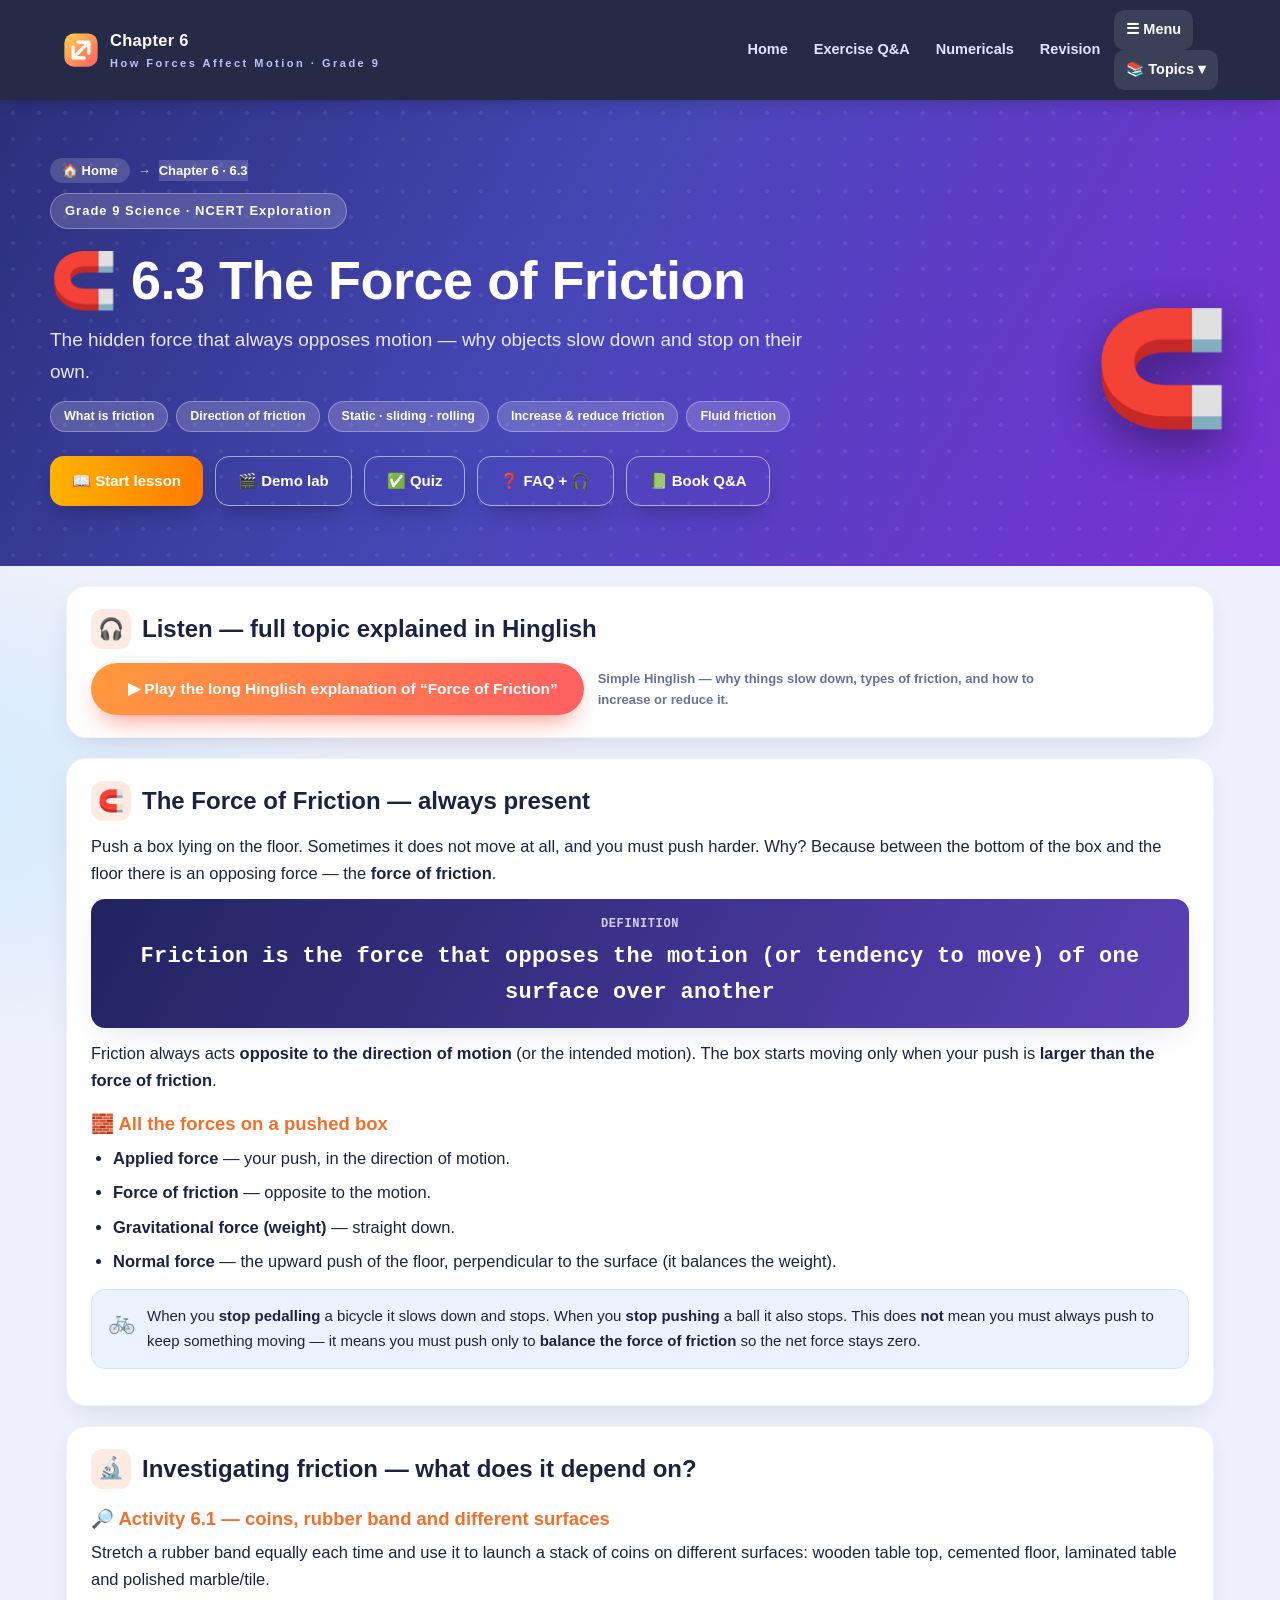
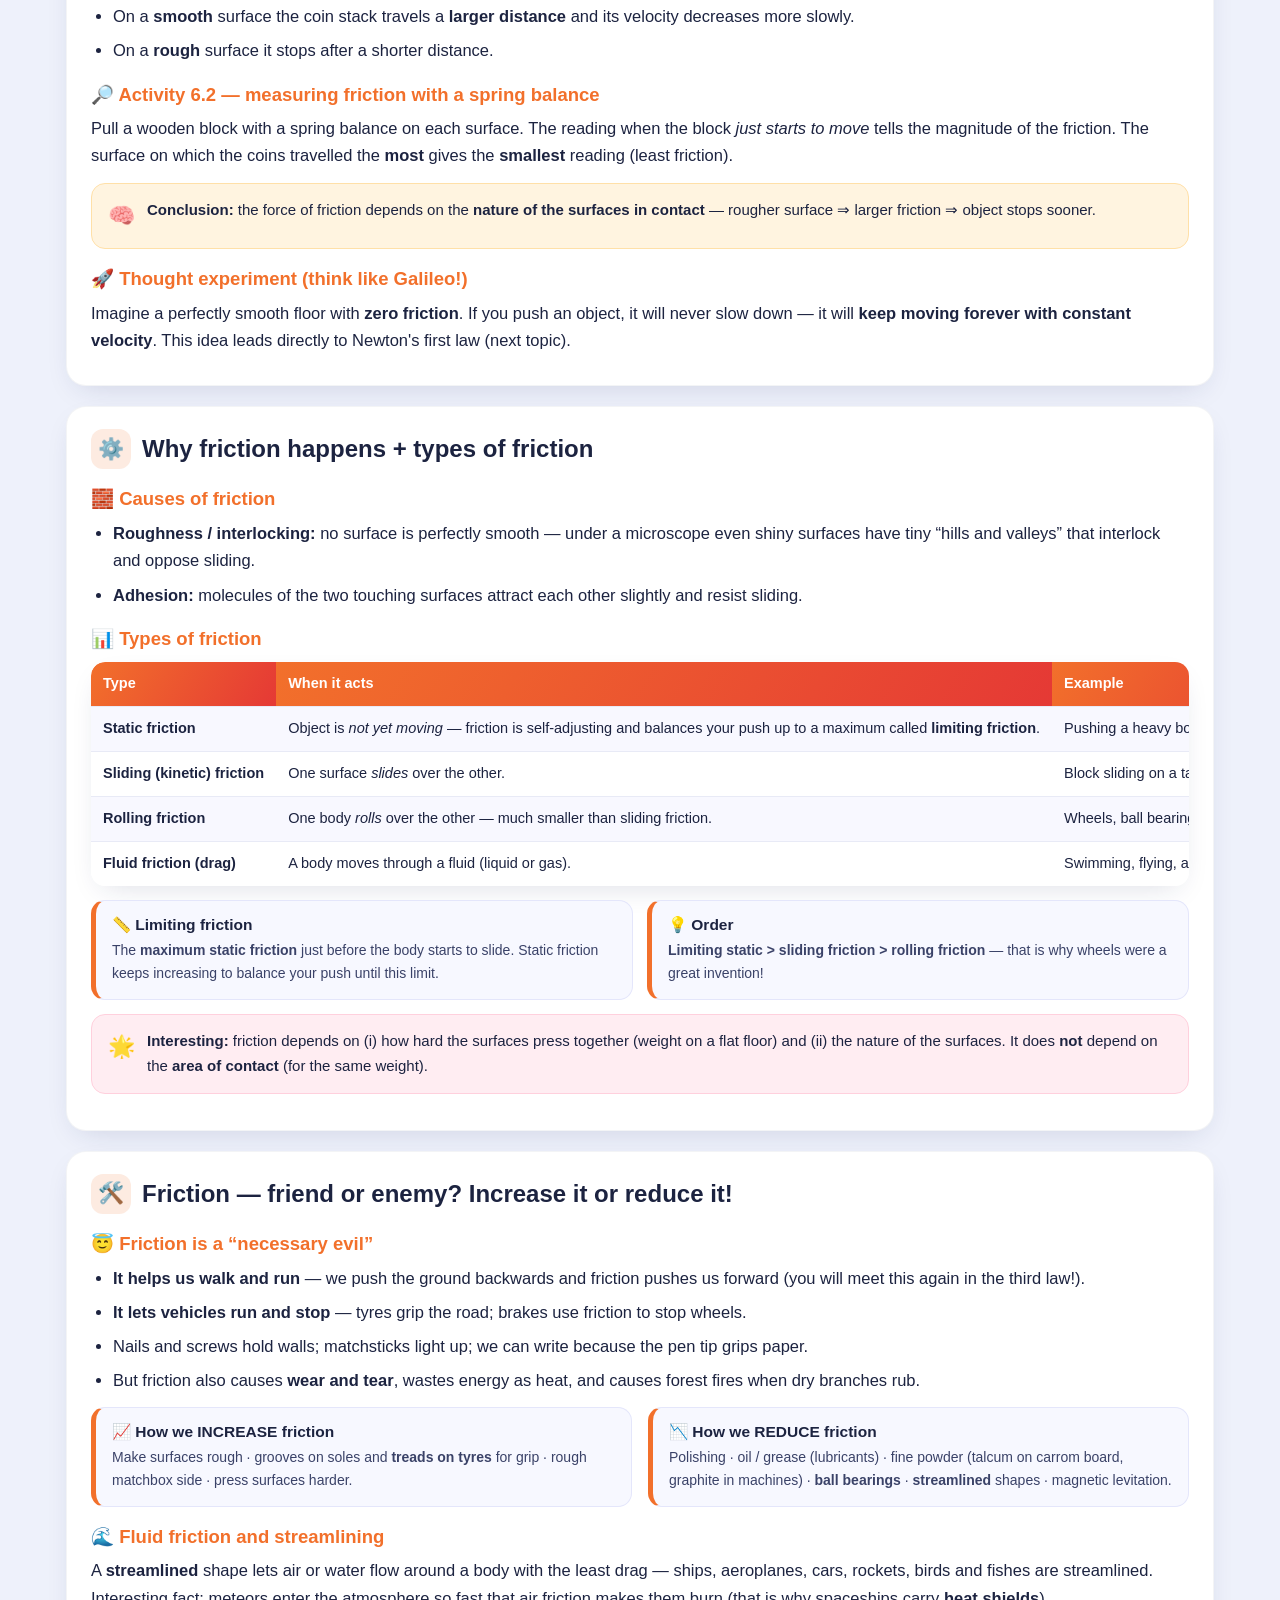
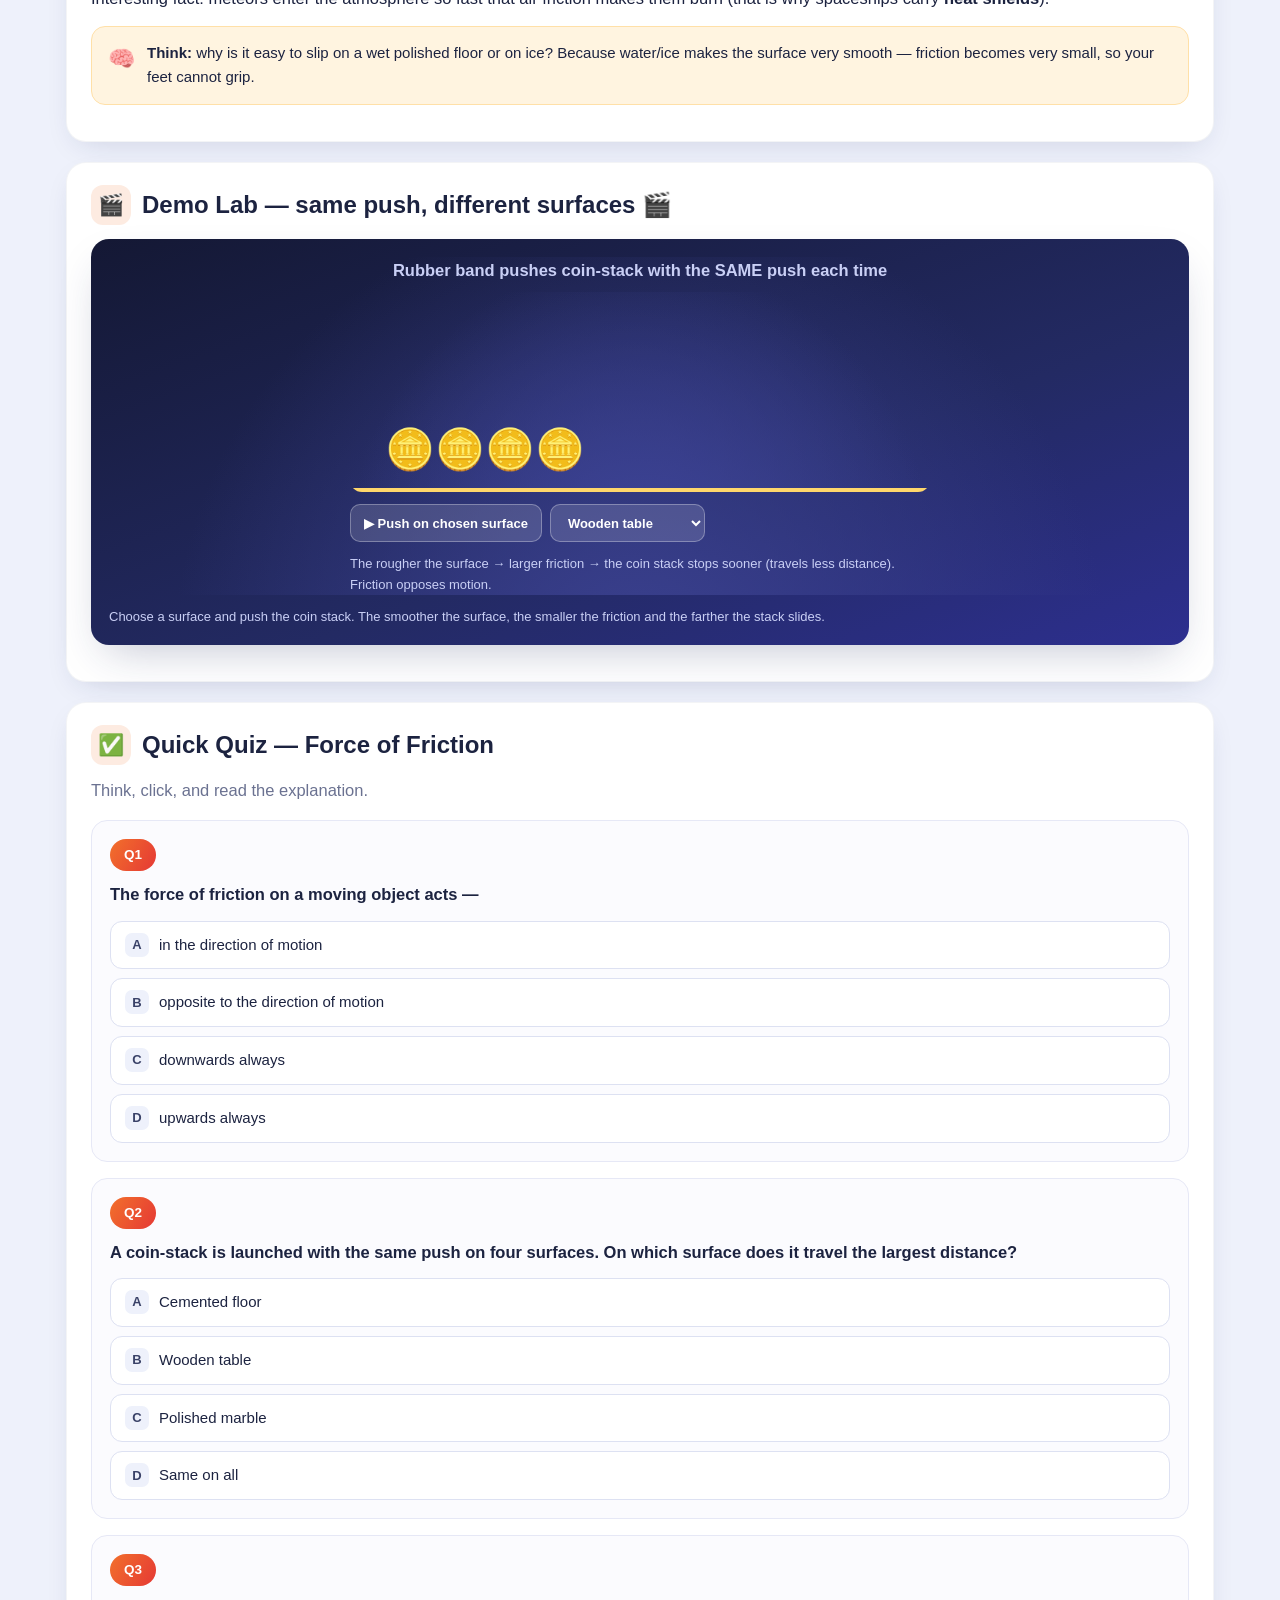
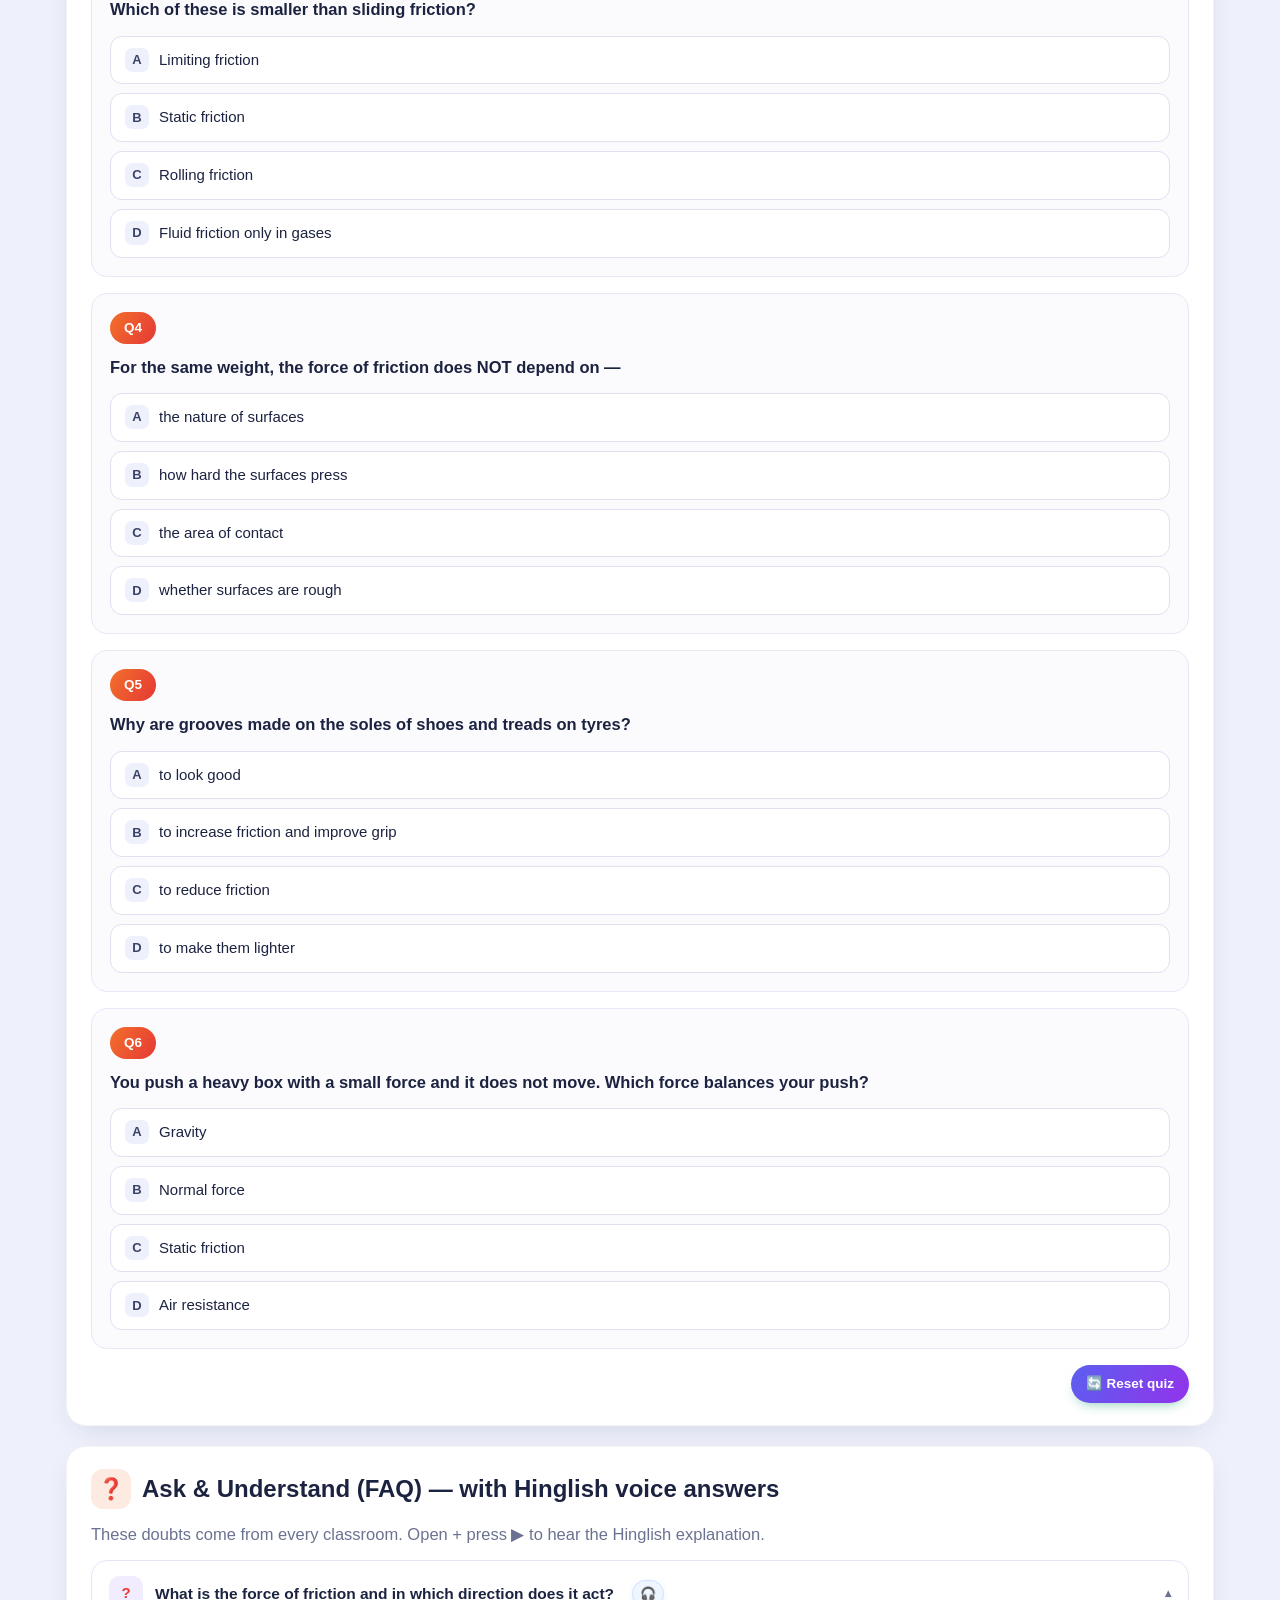
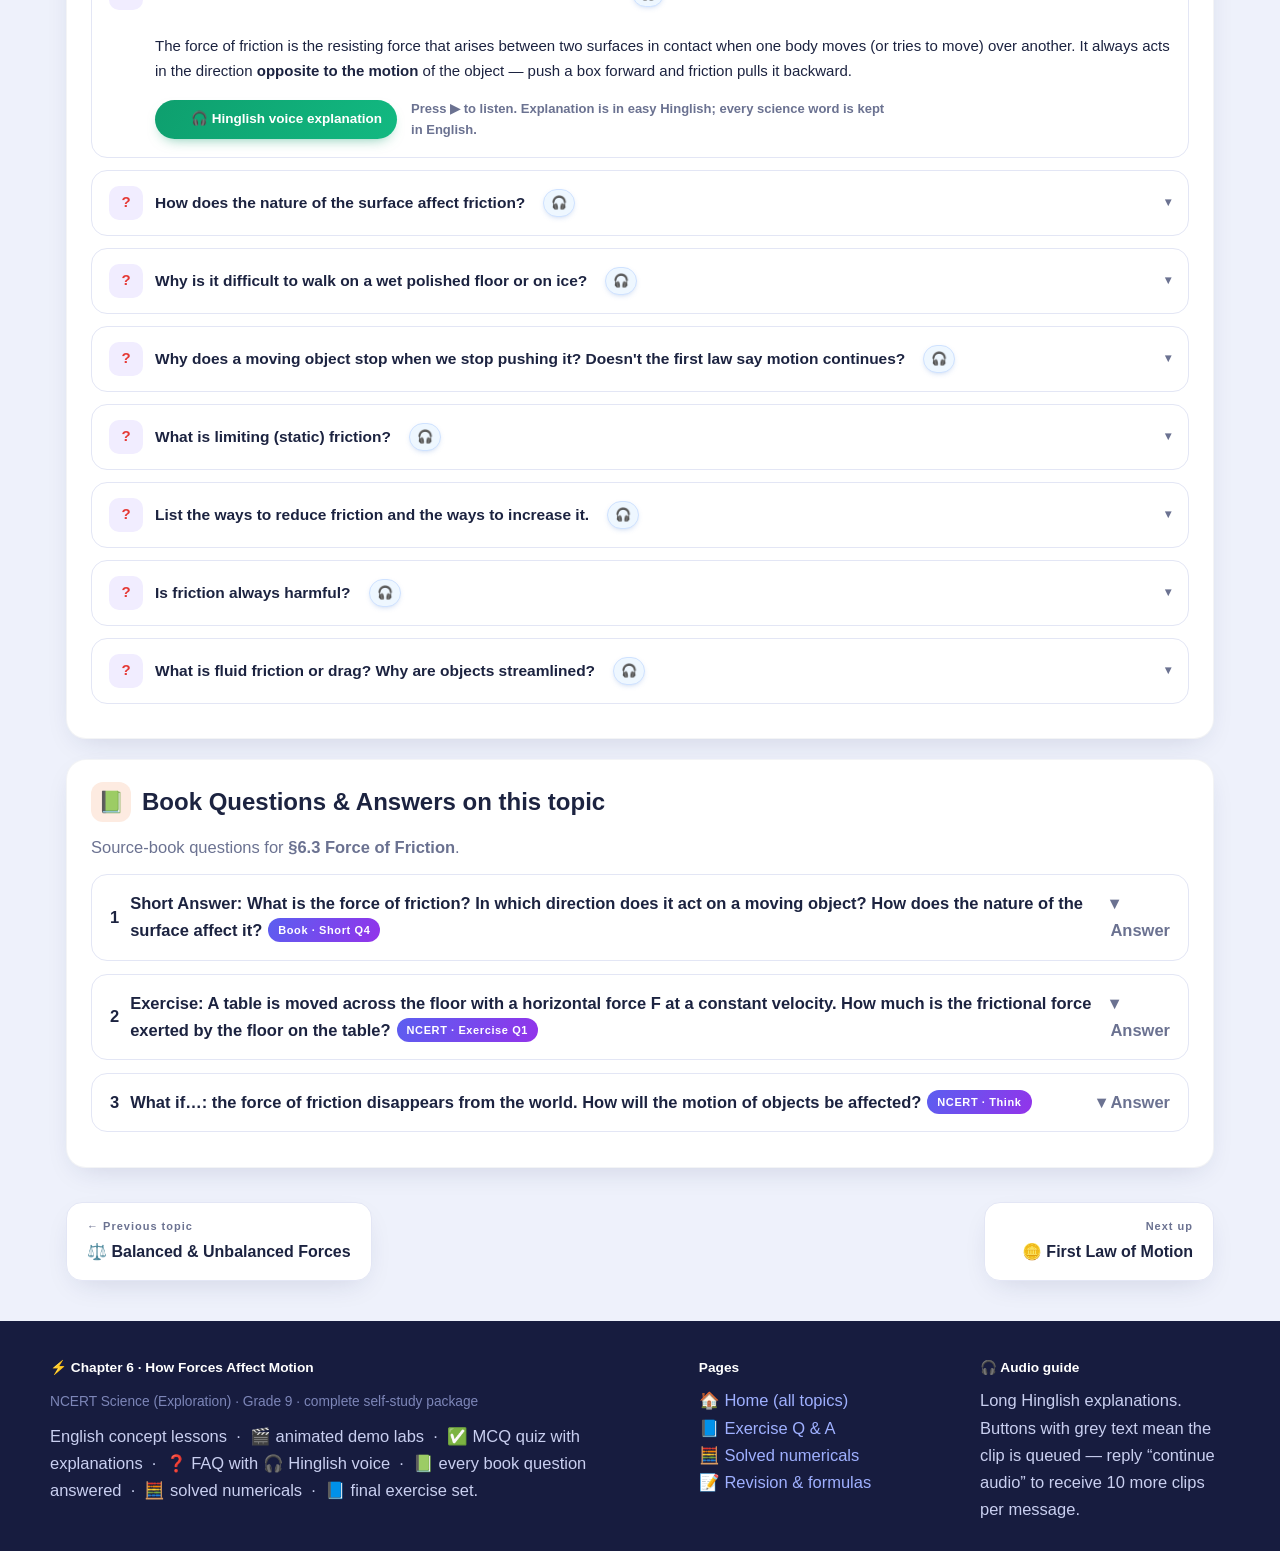
<file: topics/t3-force-of-friction.html>
<!DOCTYPE html><html lang="en"><head><meta charset="utf-8"><meta name="viewport" content="width=device-width,initial-scale=1"><title>6.3 The Force of Friction — How Forces Affect Motion (Ch 6)</title><meta name="description" content="Grade 9 Science Chapter 6 — How Forces Affect Motion: self-study site with lessons, animations, MCQ, FAQ and audio."><link rel="icon" href="data:image/svg+xml,%3Csvg xmlns=%22http://www.w3.org/2000/svg%22 viewBox=%220 0 100 100%22%3E%3Crect width=%22100%22 height=%22100%22 rx=%2220%22 fill=%22%235b5ff0%22/%3E%3Ctext y=%2268%22 x=%2250%22 font-size=%2255%22 text-anchor=%22middle%22 fill=%22white%22%3E⚡%3C/text%3E%3C/svg%3E"><link rel="stylesheet" href="../assets/css/style.css"></head><body data-acc="#f2702b" style="--acc:#f2702b;--acc2:#e53935"><div class="progress"></div><header class="nav"><div class="nav-in"><a class="brand" href="../index.html"><svg class="logo" viewBox="0 0 48 48"><defs><linearGradient id="lg" x1="0" y1="0" x2="1" y2="1"><stop offset="0" stop-color="#ffd24d"/><stop offset="1" stop-color="#ff5e62"/></linearGradient></defs><rect x="3" y="3" width="42" height="42" rx="12" fill="url(#lg)"/><path d="M14 34 L34 14 M20 14 h14 v14 M28 34 H14 V20" stroke="#fff" stroke-width="4" stroke-linecap="round" stroke-linejoin="round" fill="none"/></svg><span>Chapter 6<small>How Forces Affect Motion · Grade 9</small></span></a><nav class="nav-links"><a class="desk" href="../index.html">Home</a><a class="desk" href="../exercise.html">Exercise Q&A</a><a class="desk" href="../practice.html">Numericals</a><a class="desk" href="../revision.html">Revision</a><div class="drop" id="dd"><button type="button" class="menu-btn" aria-haspopup="true" aria-expanded="false">☰&nbsp;Menu</button><button type="button" class="desk dd-btn" aria-haspopup="true" aria-expanded="false">📚 Topics ▾</button><div class="drop-panel"><div class="grp">MAIN</div><a href="../index.html"><span class="dp-ico" style="background:#5b5ff022">🏠</span>Home — Topic Map</a><div class="grp">📖 TOPICS OF CHAPTER 6</div><a href="../topics/t1-concept-of-force.html"><span class="dp-ico" style="background:#5b5ff022">⚡</span>6.1 Concept of Force</a><a href="../topics/t2-balanced-and-unbalanced-forces.html"><span class="dp-ico" style="background:#0ea5a422">⚖️</span>6.2 Balanced & Unbalanced Forces</a><a href="../topics/t3-force-of-friction.html"><span class="dp-ico" style="background:#f2702b22">🧲</span>6.3 Force of Friction</a><a href="../topics/t4-newtons-first-law.html"><span class="dp-ico" style="background:#2f80d022">🪙</span>6.4 First Law of Motion & Inertia</a><a href="../topics/t5-newtons-second-law.html"><span class="dp-ico" style="background:#f0a01c22">🛒</span>6.5 Second Law (F = m·a)</a><a href="../topics/t6-newtons-third-law.html"><span class="dp-ico" style="background:#ff4d6d22">🚀</span>6.6 Third Law (Action–Reaction)</a><a href="../topics/t7-forces-on-a-system.html"><span class="dp-ico" style="background:#35b46922">🔗</span>6.7 System of Objects + Momentum</a><div class="grp">✏️ QUESTIONS & REVISION</div><a href="../exercise.html"><span class="dp-ico" style="background:#e34b4b22">📘</span>Exercise Questions & Answers (final)</a><a href="../practice.html"><span class="dp-ico" style="background:#0ea5a422">🧮</span>Solved Numericals Practice Zone</a><a href="../revision.html"><span class="dp-ico" style="background:#9333ea22">📝</span>Revision, Summary & Formulas</a></div></div></nav></div></header><section class="hero"><div class="dots"></div><div class="hero-in"><div class="crumb" style="margin-top:14px"><a href="../index.html" style="background:rgba(255,255,255,.16);color:#fff;box-shadow:none">🏠 Home</a> <span style="color:#c9d2ff">→</span> <span style="background:rgba(255,255,255,.16);color:#fff;box-shadow:none">Chapter 6 · 6.3</span></div><div class="chip" style="margin-top:16px">Grade 9 Science · NCERT Exploration</div><div style="display:flex;gap:20px;align-items:center;flex-wrap:wrap"><div style="flex:1;min-width:260px"><h1>🧲 6.3 The Force of Friction</h1><p class="sub">The hidden force that always opposes motion — why objects slow down and stop on their own.</p><div class="tags"><span>What is friction</span><span>Direction of friction</span><span>Static · sliding · rolling</span><span>Increase & reduce friction</span><span>Fluid friction</span></div><div class="hero-btns"><a class="btn primary" href="#lesson">📖 Start lesson</a><a class="btn ghost" href="#demo">🎬 Demo lab</a><a class="btn ghost" href="#quiz">✅ Quiz</a><a class="btn ghost" href="#faq">❓ FAQ + 🎧</a><a class="btn ghost" href="#bookqa">📗 Book Q&A</a></div></div><div class="hero-emoji" style="font-size:110px;filter:drop-shadow(0 16px 22px rgba(0,0,0,.4))">🧲</div></div></div></section><main class="wrap"><section class="card reveal"><h2><span class="ico">🎧</span>Listen — full topic explained in Hinglish</h2>
    <div class="aud-row">
      <button type="button" class="aud-big" data-src="../audio/t3.mp3"><span class="wave"><i></i><i></i><i></i></span>
      <span class="lbl">▶ Play the long Hinglish explanation of “Force of Friction”</span></button>
      <span class="meta">Simple Hinglish — why things slow down, types of friction, and how to increase or reduce it.</span>
    </div></section><section class="card reveal"><h2><span class="ico">🧲</span>The Force of Friction — always present</h2>
    <p>Push a box lying on the floor. Sometimes it does not move at all, and you must push harder. Why? Because between
    the bottom of the box and the floor there is an opposing force — the <b>force of friction</b>.</p>
    <div class="formula"><small>DEFINITION</small>Friction is the force that opposes the motion (or tendency to move) of one surface over another</div>
    <p>Friction always acts <b>opposite to the direction of motion</b> (or the intended motion). The box starts moving only
    when your push is <b>larger than the force of friction</b>.</p>
    <h3>🧱 All the forces on a pushed box</h3>
    <ul>
      <li><b>Applied force</b> — your push, in the direction of motion.</li>
      <li><b>Force of friction</b> — opposite to the motion.</li>
      <li><b>Gravitational force (weight)</b> — straight down.</li>
      <li><b>Normal force</b> — the upward push of the floor, perpendicular to the surface (it balances the weight).</li>
    </ul>
    <div class="note blue"><span class="ni">🚲</span><div>When you <b>stop pedalling</b> a bicycle it slows down and
    stops. When you <b>stop pushing</b> a ball it also stops. This does <b>not</b> mean you must always push to keep
    something moving — it means you must push only to <b>balance the force of friction</b> so the net force stays zero.</div></div>
    </section><section class="card reveal"><h2><span class="ico">🔬</span>Investigating friction — what does it depend on?</h2>
    <h3>🔎 Activity 6.1 — coins, rubber band and different surfaces</h3>
    <p>Stretch a rubber band equally each time and use it to launch a stack of coins on different surfaces:
    wooden table top, cemented floor, laminated table and polished marble/tile.</p>
    <ul>
      <li>On a <b>smooth</b> surface the coin stack travels a <b>larger distance</b> and its velocity decreases more slowly.</li>
      <li>On a <b>rough</b> surface it stops after a shorter distance.</li>
    </ul>
    <h3>🔎 Activity 6.2 — measuring friction with a spring balance</h3>
    <p>Pull a wooden block with a spring balance on each surface. The reading when the block <i>just starts to move</i>
    tells the magnitude of the friction. The surface on which the coins travelled the <b>most</b> gives the <b>smallest</b>
    reading (least friction).</p>
    <div class="note orange"><span class="ni">🧠</span><div><b>Conclusion:</b> the force of friction depends on the
    <b>nature of the surfaces in contact</b> — rougher surface ⇒ larger friction ⇒ object stops sooner.</div></div>
    <h3>🚀 Thought experiment (think like Galileo!)</h3>
    <p>Imagine a perfectly smooth floor with <b>zero friction</b>. If you push an object, it will never slow down —
    it will <b>keep moving forever with constant velocity</b>. This idea leads directly to Newton's first law (next topic).</p>
    </section><section class="card reveal"><h2><span class="ico">⚙️</span>Why friction happens + types of friction</h2>
    <h3>🧱 Causes of friction</h3>
    <ul>
      <li><b>Roughness / interlocking:</b> no surface is perfectly smooth — under a microscope even shiny surfaces have tiny
      “hills and valleys” that interlock and oppose sliding.</li>
      <li><b>Adhesion:</b> molecules of the two touching surfaces attract each other slightly and resist sliding.</li>
    </ul>
    <h3>📊 Types of friction</h3>
    <table>
      <tr><th>Type</th><th>When it acts</th><th>Example</th></tr>
      <tr><td><b>Static friction</b></td><td>Object is <i>not yet moving</i> — friction is self-adjusting and balances your push up to a maximum called <b>limiting friction</b>.</td><td>Pushing a heavy box that does not move.</td></tr>
      <tr><td><b>Sliding (kinetic) friction</b></td><td>One surface <i>slides</i> over the other.</td><td>Block sliding on a table.</td></tr>
      <tr><td><b>Rolling friction</b></td><td>One body <i>rolls</i> over the other — much smaller than sliding friction.</td><td>Wheels, ball bearings, roller skates.</td></tr>
      <tr><td><b>Fluid friction (drag)</b></td><td>A body moves through a fluid (liquid or gas).</td><td>Swimming, flying, air resistance.</td></tr>
    </table>
    <div class="learn">
      <div class="lc"><h4>📏 Limiting friction</h4><p>The <b>maximum static friction</b> just before the body starts to slide. Static friction keeps increasing to balance your push until this limit.</p></div>
      <div class="lc"><h4>💡 Order</h4><p><b>Limiting static &gt; sliding friction &gt; rolling friction</b> — that is why wheels were a great invention!</p></div>
    </div>
    <div class="note pink"><span class="ni">🌟</span><div><b>Interesting:</b> friction depends on (i) how hard the surfaces
    press together (weight on a flat floor) and (ii) the nature of the surfaces. It does <b>not</b> depend on the <b>area of contact</b> (for the same weight).</div></div>
    </section><section class="card reveal"><h2><span class="ico">🛠️</span>Friction — friend or enemy? Increase it or reduce it!</h2>
    <h3>😇 Friction is a “necessary evil”</h3>
    <ul>
      <li><b>It helps us walk and run</b> — we push the ground backwards and friction pushes us forward (you will meet this again in the third law!).</li>
      <li><b>It lets vehicles run and stop</b> — tyres grip the road; brakes use friction to stop wheels.</li>
      <li>Nails and screws hold walls; matchsticks light up; we can write because the pen tip grips paper.</li>
      <li>But friction also causes <b>wear and tear</b>, wastes energy as heat, and causes forest fires when dry branches rub.</li>
    </ul>
    <div class="grid2">
      <div class="lc"><h4>📈 How we INCREASE friction</h4><p>Make surfaces rough · grooves on soles and <b>treads on tyres</b> for grip · rough matchbox side · press surfaces harder.</p></div>
      <div class="lc"><h4>📉 How we REDUCE friction</h4><p>Polishing · oil / grease (lubricants) · fine powder (talcum on carrom board, graphite in machines) · <b>ball bearings</b> · <b>streamlined</b> shapes · magnetic levitation.</p></div>
    </div>
    <h3>🌊 Fluid friction and streamlining</h3>
    <p>A <b>streamlined</b> shape lets air or water flow around a body with the least drag — ships, aeroplanes, cars,
    rockets, birds and fishes are streamlined. Interesting fact: meteors enter the atmosphere so fast that air friction
    makes them burn (that is why spaceships carry <b>heat shields</b>).</p>
    <div class="note orange"><span class="ni">🧠</span><div><b>Think:</b> why is it easy to slip on a wet polished floor or
    on ice? Because water/ice makes the surface very smooth — friction becomes very small, so your feet cannot grip.</div></div>
    </section><section class="card reveal" id="demo"><h2><span class="ico">🎬</span>Demo Lab — same push, different surfaces 🎬</h2><div class="demo"><div class="stage" id="demoFriction"></div><div class="cap">Choose a surface and push the coin stack. The smoother the surface, the smaller the friction and the farther the stack slides.</div></div></section><section class="card reveal"><h2><span class="ico">✅</span>Quick Quiz — Force of Friction</h2>
    <p class="mut" style="margin-bottom:6px">Think, click, and read the explanation.</p>
    <div class="quizbox"><div class="q-item" data-ans="1"><div class="q-no">Q1</div><div class="q-text">The force of friction on a moving object acts —</div><div class="opts"><button class="opt" data-exp="Correct — friction always opposes motion (or intended motion)."><span class="key">A</span><span>in the direction of motion</span></button><button class="opt" data-exp=""><span class="key">B</span><span>opposite to the direction of motion</span></button><button class="opt" data-exp=""><span class="key">C</span><span>downwards always</span></button><button class="opt" data-exp=""><span class="key">D</span><span>upwards always</span></button></div><div class="feedback"></div></div><div class="q-item" data-ans="2"><div class="q-no">Q2</div><div class="q-text">A coin-stack is launched with the same push on four surfaces. On which surface does it travel the <b>largest</b> distance?</div><div class="opts"><button class="opt" data-exp="Right — polished marble is smoothest, so friction is least and the stack travels farthest."><span class="key">A</span><span>Cemented floor</span></button><button class="opt" data-exp=""><span class="key">B</span><span>Wooden table</span></button><button class="opt" data-exp=""><span class="key">C</span><span>Polished marble</span></button><button class="opt" data-exp=""><span class="key">D</span><span>Same on all</span></button></div><div class="feedback"></div></div><div class="q-item" data-ans="2"><div class="q-no">Q3</div><div class="q-text">Which of these is <b>smaller</b> than sliding friction?</div><div class="opts"><button class="opt" data-exp="Correct — rolling friction is much less than sliding friction (that is why we use wheels)."><span class="key">A</span><span>Limiting friction</span></button><button class="opt" data-exp=""><span class="key">B</span><span>Static friction</span></button><button class="opt" data-exp=""><span class="key">C</span><span>Rolling friction</span></button><button class="opt" data-exp=""><span class="key">D</span><span>Fluid friction only in gases</span></button></div><div class="feedback"></div></div><div class="q-item" data-ans="2"><div class="q-no">Q4</div><div class="q-text">For the same weight, the force of friction does NOT depend on —</div><div class="opts"><button class="opt" data-exp="Yes — friction depends on weight and nature of surfaces, not on contact area."><span class="key">A</span><span>the nature of surfaces</span></button><button class="opt" data-exp=""><span class="key">B</span><span>how hard the surfaces press</span></button><button class="opt" data-exp=""><span class="key">C</span><span>the area of contact</span></button><button class="opt" data-exp=""><span class="key">D</span><span>whether surfaces are rough</span></button></div><div class="feedback"></div></div><div class="q-item" data-ans="1"><div class="q-no">Q5</div><div class="q-text">Why are grooves made on the soles of shoes and treads on tyres?</div><div class="opts"><button class="opt" data-exp="Correct — grooves/treads increase friction, preventing slipping and skidding."><span class="key">A</span><span>to look good</span></button><button class="opt" data-exp=""><span class="key">B</span><span>to increase friction and improve grip</span></button><button class="opt" data-exp=""><span class="key">C</span><span>to reduce friction</span></button><button class="opt" data-exp=""><span class="key">D</span><span>to make them lighter</span></button></div><div class="feedback"></div></div><div class="q-item" data-ans="2"><div class="q-no">Q6</div><div class="q-text">You push a heavy box with a small force and it does not move. Which force balances your push?</div><div class="opts"><button class="opt" data-exp="Exactly — static friction is self-adjusting: it grows to balance your push up to the limiting value."><span class="key">A</span><span>Gravity</span></button><button class="opt" data-exp=""><span class="key">B</span><span>Normal force</span></button><button class="opt" data-exp=""><span class="key">C</span><span>Static friction</span></button><button class="opt" data-exp=""><span class="key">D</span><span>Air resistance</span></button></div><div class="feedback"></div></div><p style="text-align:right;margin:8px 0 0"><button type="button" class="aud-btn quiz-reset" style="background:linear-gradient(120deg,#5b5ff0,#9333ea)">🔄 Reset quiz</button></p></div></section><section class="card reveal"><h2><span class="ico">❓</span>Ask & Understand (FAQ) — with Hinglish voice answers</h2>
    <p class="mut" style="margin-bottom:8px">These doubts come from every classroom. Open + press ▶ to hear the Hinglish explanation.</p>
    <div class="faqbox"><details class="faq" open><summary><span class="fq-ico">?</span><span>What is the force of friction and in which direction does it act?</span><span class="qchip" title="Voice explanation ready — open to play">🎧</span><span class="chev">▾</span></summary><div class="fbody"><p>The force of friction is the
      resisting force that arises between two surfaces in contact when one body moves (or tries to move) over another.
      It always acts in the direction <b>opposite to the motion</b> of the object — push a box forward and friction pulls it
      backward.</p><div class="aud-row"><button type="button" class="aud-btn" data-src="../audio/t3-faq1.mp3"><span class="wave"><i></i><i></i><i></i></span><span class="lbl">🎧 Hinglish voice explanation</span></button><span class="meta">Press ▶ to listen. Explanation is in easy Hinglish; every science word is kept in English.</span></div></div></details><details class="faq"><summary><span class="fq-ico">?</span><span>How does the nature of the surface affect friction?</span><span class="qchip" title="Voice explanation ready — open to play">🎧</span><span class="chev">▾</span></summary><div class="fbody"><p>Rougher surfaces give more friction, smoother
      surfaces give less. With the same initial push, an object travels a larger distance on a polished (smooth) surface and
      a shorter distance on a rough surface, because friction is smaller on smooth surfaces.</p><div class="aud-row"><button type="button" class="aud-btn" data-src="../audio/t3-faq2.mp3"><span class="wave"><i></i><i></i><i></i></span><span class="lbl">🎧 Hinglish voice explanation</span></button><span class="meta">Press ▶ to listen. Explanation is in easy Hinglish; every science word is kept in English.</span></div></div></details><details class="faq"><summary><span class="fq-ico">?</span><span>Why is it difficult to walk on a wet polished floor or on ice?</span><span class="qchip" title="Voice explanation ready — open to play">🎧</span><span class="chev">▾</span></summary><div class="fbody"><p>On wet floors or ice the force of
      friction between your feet and the surface is <b>very small</b>. While walking, friction is what pushes you forward
      when you push the ground backwards. With little friction, your foot slips and you fall.</p><div class="aud-row"><button type="button" class="aud-btn" data-src="../audio/t3-faq3.mp3"><span class="wave"><i></i><i></i><i></i></span><span class="lbl">🎧 Hinglish voice explanation</span></button><span class="meta">Press ▶ to listen. Explanation is in easy Hinglish; every science word is kept in English.</span></div></div></details><details class="faq"><summary><span class="fq-ico">?</span><span>Why does a moving object stop when we stop pushing it? Doesn't the first law say motion continues?</span><span class="qchip" title="Voice explanation ready — open to play">🎧</span><span class="chev">▾</span></summary><div class="fbody"><p>
      A very good doubt! In the real world <b>friction is always present</b>. It is the friction force — not the absence of
      your push — that brings the object to rest. The first law talks about a situation with <b>zero net force</b>. To keep
      an object moving at steady speed on a real floor, we apply a force exactly equal to friction so the net force is zero.</p><div class="aud-row"><button type="button" class="aud-btn" data-src="../audio/t3-faq4.mp3"><span class="wave"><i></i><i></i><i></i></span><span class="lbl">🎧 Hinglish voice explanation</span></button><span class="meta">Press ▶ to listen. Explanation is in easy Hinglish; every science word is kept in English.</span></div></div></details><details class="faq"><summary><span class="fq-ico">?</span><span>What is limiting (static) friction?</span><span class="qchip" title="Voice explanation ready — open to play">🎧</span><span class="chev">▾</span></summary><div class="fbody"><p>Static friction is <b>self-adjusting</b> — it keeps balancing
      your applied force so the object does not move. The <b>maximum</b> value of static friction just before the body
      starts sliding is called <b>limiting friction</b>. After motion begins, sliding friction acts, which is smaller.</p><div class="aud-row"><button type="button" class="aud-btn" data-src="../audio/t3-faq5.mp3"><span class="wave"><i></i><i></i><i></i></span><span class="lbl">🎧 Hinglish voice explanation</span></button><span class="meta">Press ▶ to listen. Explanation is in easy Hinglish; every science word is kept in English.</span></div></div></details><details class="faq"><summary><span class="fq-ico">?</span><span>List the ways to reduce friction and the ways to increase it.</span><span class="qchip" title="Voice explanation ready — open to play">🎧</span><span class="chev">▾</span></summary><div class="fbody"><p><b>Reduce:</b> polishing surfaces,
      applying oil or grease (lubrication), sprinkling fine powder, using ball or roller bearings, and giving streamlined
      shapes. <b>Increase:</b> making surfaces rougher and making grooves/treads on soles and tyres.</p><div class="aud-row"><button type="button" class="aud-btn" data-src="../audio/t3-faq6.mp3"><span class="wave"><i></i><i></i><i></i></span><span class="lbl">🎧 Hinglish voice explanation</span></button><span class="meta">Press ▶ to listen. Explanation is in easy Hinglish; every science word is kept in English.</span></div></div></details><details class="faq"><summary><span class="fq-ico">?</span><span>Is friction always harmful?</span><span class="qchip" title="Voice explanation ready — open to play">🎧</span><span class="chev">▾</span></summary><div class="fbody"><p>No — friction is called a <b>necessary evil</b>. Without friction we
      could not walk, drive, hold objects, write, light a match or stop vehicles. But it also causes wear, tear and wasted
      energy. So we increase it where we need grip and reduce it in machines where it wastes energy.</p><div class="aud-row"><button type="button" class="aud-btn" data-src="../audio/t3-faq7.mp3"><span class="wave"><i></i><i></i><i></i></span><span class="lbl">🎧 Hinglish voice explanation</span></button><span class="meta">Press ▶ to listen. Explanation is in easy Hinglish; every science word is kept in English.</span></div></div></details><details class="faq"><summary><span class="fq-ico">?</span><span>What is fluid friction or drag? Why are objects streamlined?</span><span class="qchip" title="Voice explanation ready — open to play">🎧</span><span class="chev">▾</span></summary><div class="fbody"><p>When a body moves through a liquid or a
      gas, the fluid exerts a frictional force called <b>drag</b>. A <b>streamlined</b> shape lets the fluid flow around the
      body with minimum drag — that is why ships, planes, cars, birds and fish are streamlined.</p><div class="aud-row"><button type="button" class="aud-btn" data-src="../audio/t3-faq8.mp3"><span class="wave"><i></i><i></i><i></i></span><span class="lbl">🎧 Hinglish voice explanation</span></button><span class="meta">Press ▶ to listen. Explanation is in easy Hinglish; every science word is kept in English.</span></div></div></details></div></section><section class="card reveal"><h2><span class="ico">📗</span>Book Questions & Answers on this topic</h2>
    <p class="mut" style="margin-bottom:8px">Source-book questions for <b>§6.3 Force of Friction</b>.</p>
    <div class="big-list"><details class="bq"><summary><span class="qn">1</span><span><b>Short Answer:</b> What is the force of friction? In which direction does it act on a moving object? How does the nature of the surface affect it?<span style="display:inline-block;font-size:11px;font-weight:800;letter-spacing:.6px;color:#fff;background:linear-gradient(120deg,#5b5ff0,#9333ea);padding:3px 10px;border-radius:999px;margin-left:6px;vertical-align:2px">Book · Short Q4</span></span><span class="chev">▾ Answer</span></summary><div class="bq-a"><b class="ans-tag">Answer —</b> <p>The force of friction arises between two surfaces in contact when one object moves or tends to move over the
        other, and it opposes that relative motion. It always acts opposite to the direction of motion. The force of
        friction depends on the <b>nature of the surfaces in contact</b> — a rougher surface (cemented floor) gives more
        friction than a smoother surface (polished marble), so objects travel a shorter distance on rough surfaces.</p></div></details><details class="bq"><summary><span class="qn">2</span><span><b>Exercise:</b> A table is moved across the floor with a horizontal force F at a constant velocity. How much is the frictional force exerted by the floor on the table?<span style="display:inline-block;font-size:11px;font-weight:800;letter-spacing:.6px;color:#fff;background:linear-gradient(120deg,#5b5ff0,#9333ea);padding:3px 10px;border-radius:999px;margin-left:6px;vertical-align:2px">NCERT · Exercise Q1</span></span><span class="chev">▾ Answer</span></summary><div class="bq-a"><b class="ans-tag">Answer —</b> <p>Since the table moves with <b>constant velocity</b>, its acceleration is zero. From Newton's first law, the net
        force on it must be zero. Therefore the force of friction must exactly <b>equal the applied force F</b> (and act in
        the opposite direction).</p></div></details><details class="bq"><summary><span class="qn">3</span><span><b>What if…:</b> the force of friction disappears from the world. How will the motion of objects be affected?<span style="display:inline-block;font-size:11px;font-weight:800;letter-spacing:.6px;color:#fff;background:linear-gradient(120deg,#5b5ff0,#9333ea);padding:3px 10px;border-radius:999px;margin-left:6px;vertical-align:2px">NCERT · Think</span></span><span class="chev">▾ Answer</span></summary><div class="bq-a"><b class="ans-tag">Answer —</b> <p>If friction vanished, a moving object would never slow down on its own — it would keep moving with the same
        velocity forever. Walking, running, driving, stopping vehicles, holding objects, writing and lighting matches would
        become impossible, because all of these need friction. We would slip and fall constantly. So friction, though an
        evil at times, is a very necessary force!</p></div></details></div></section><div class="pn"><div><a class="" href="../topics/t2-balanced-and-unbalanced-forces.html" style="display:inline-flex;flex-direction:column;background:var(--card);padding:14px 20px;border-radius:16px;box-shadow:var(--shadow);border:1px solid #e3e6f5"><small style="color:var(--mut);font-weight:800;letter-spacing:1px">← Previous topic</small><b style="margin-top:4px;font-size:16px">⚖️ Balanced & Unbalanced Forces</b></a></div><div style="margin-left:auto"><a class="next" href="../topics/t4-newtons-first-law.html" style="display:inline-flex;flex-direction:column;background:var(--card);padding:14px 20px;border-radius:16px;box-shadow:var(--shadow);border:1px solid #e3e6f5"><small style="color:var(--mut);font-weight:800;letter-spacing:1px">Next up</small><b style="margin-top:4px;font-size:16px">🪙 First Law of Motion</b></a></div></div></main><footer><div class="foot-in"><div><h5>⚡ Chapter 6 · How Forces Affect Motion</h5><small>NCERT Science (Exploration) · Grade 9 · complete self-study package</small><p style="max-width:540px;margin-top:8px">English concept lessons &nbsp;·&nbsp; 🎬 animated demo labs &nbsp;·&nbsp; ✅ MCQ quiz with explanations &nbsp;·&nbsp; ❓ FAQ with 🎧 Hinglish voice &nbsp;·&nbsp; 📗 every book question answered &nbsp;·&nbsp; 🧮 solved numericals &nbsp;·&nbsp; 📘 final exercise set.</p></div><div><h5>Pages</h5><p><a href="../index.html">🏠 Home (all topics)</a><br><a href="../exercise.html">📘 Exercise Q &amp; A</a><br><a href="../practice.html">🧮 Solved numericals</a><br><a href="../revision.html">📝 Revision &amp; formulas</a></p></div><div><h5>🎧 Audio guide</h5><p style="max-width:250px">Long Hinglish explanations. Buttons with grey text mean the clip is queued — reply “continue audio” to receive 10 more clips per message.</p></div></div></footer><button class="back-top" aria-label="Scroll to top">↑</button><script src="../assets/js/main.js"></script><script src="../assets/js/demos.js"></script></body></html>
</file>
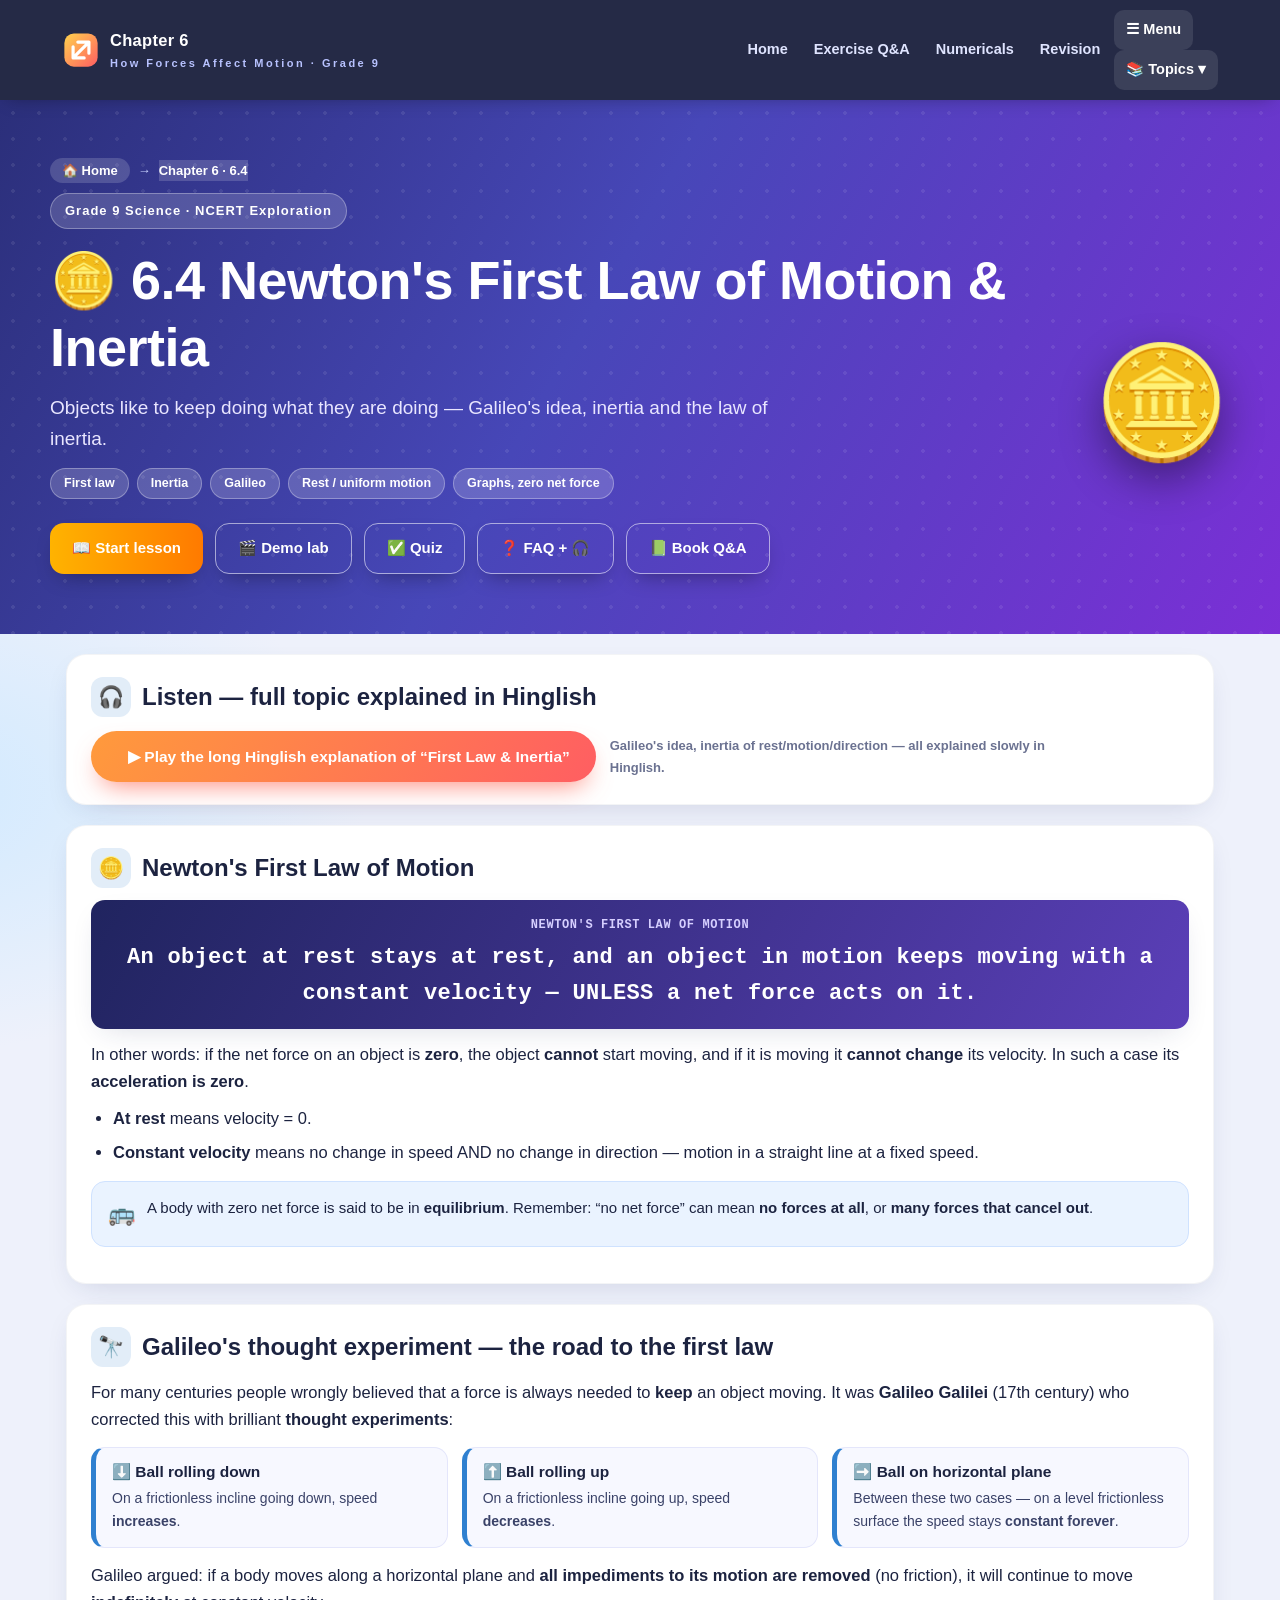
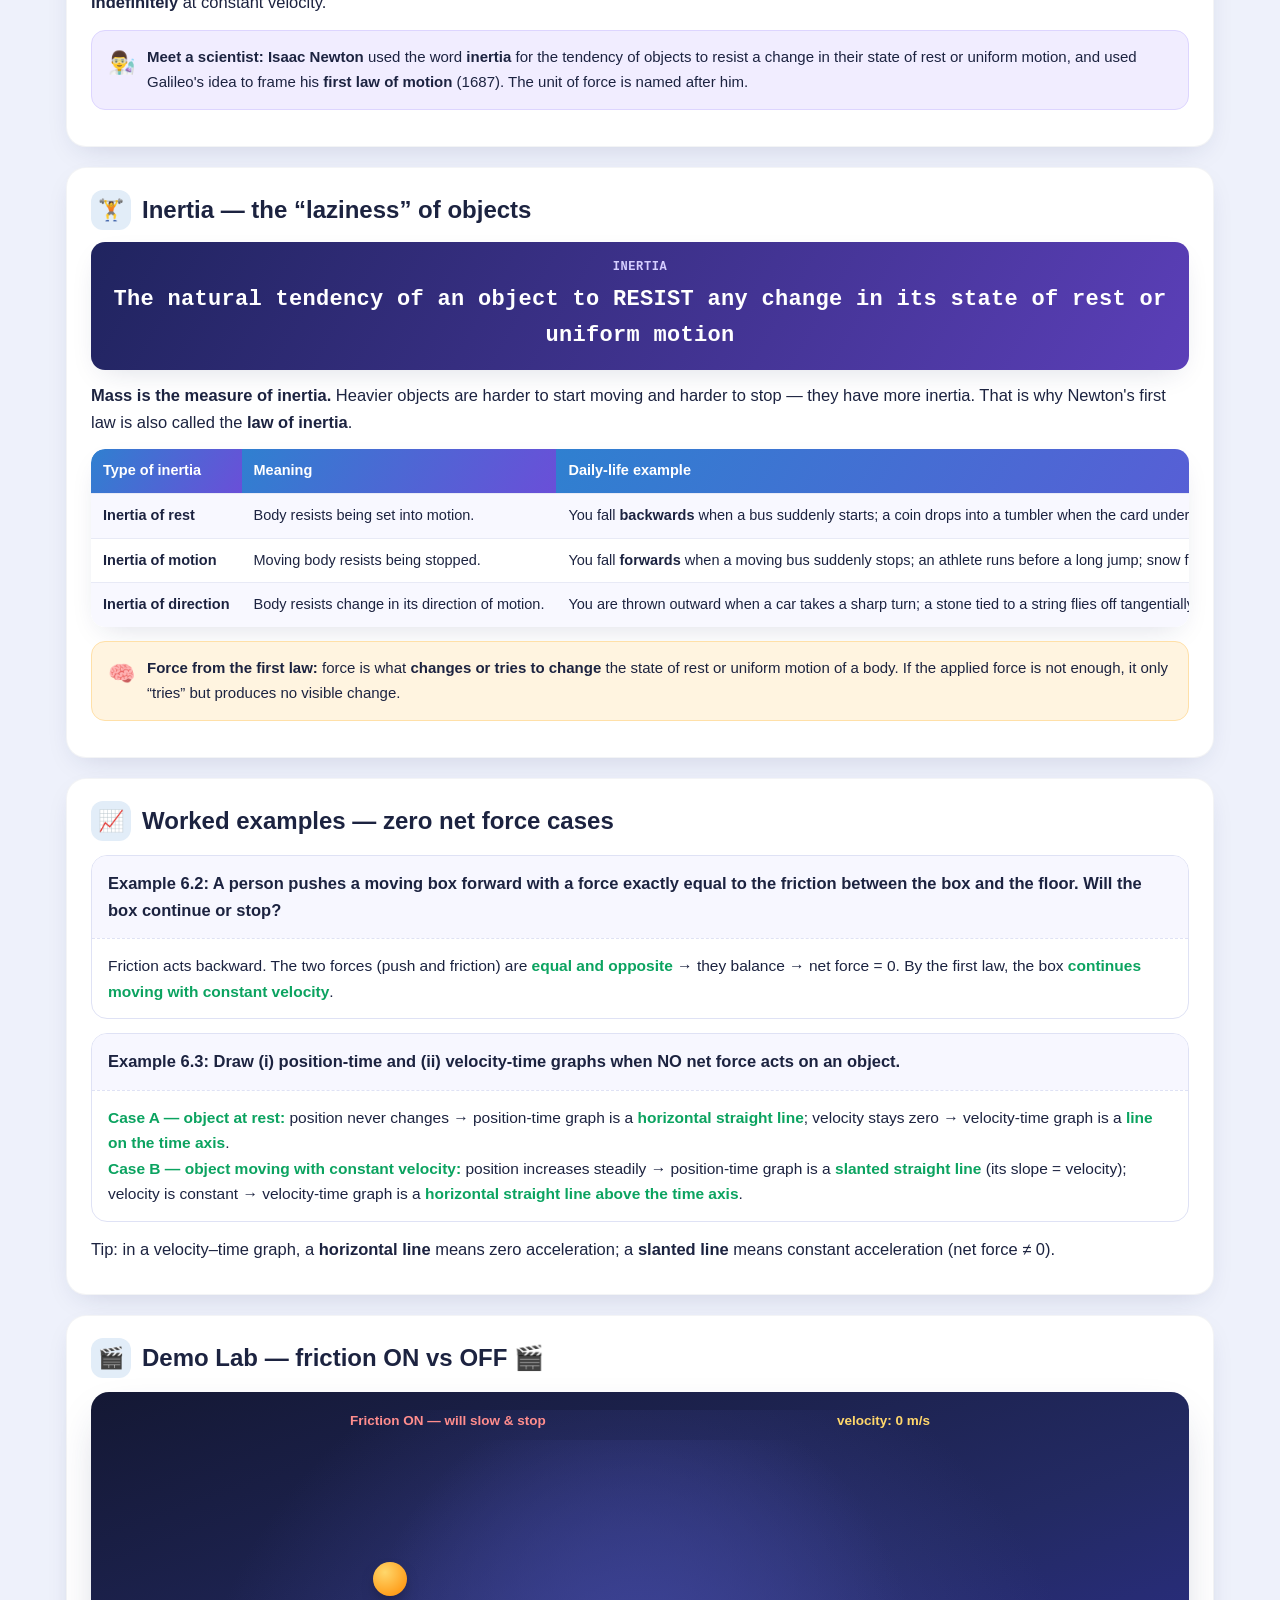
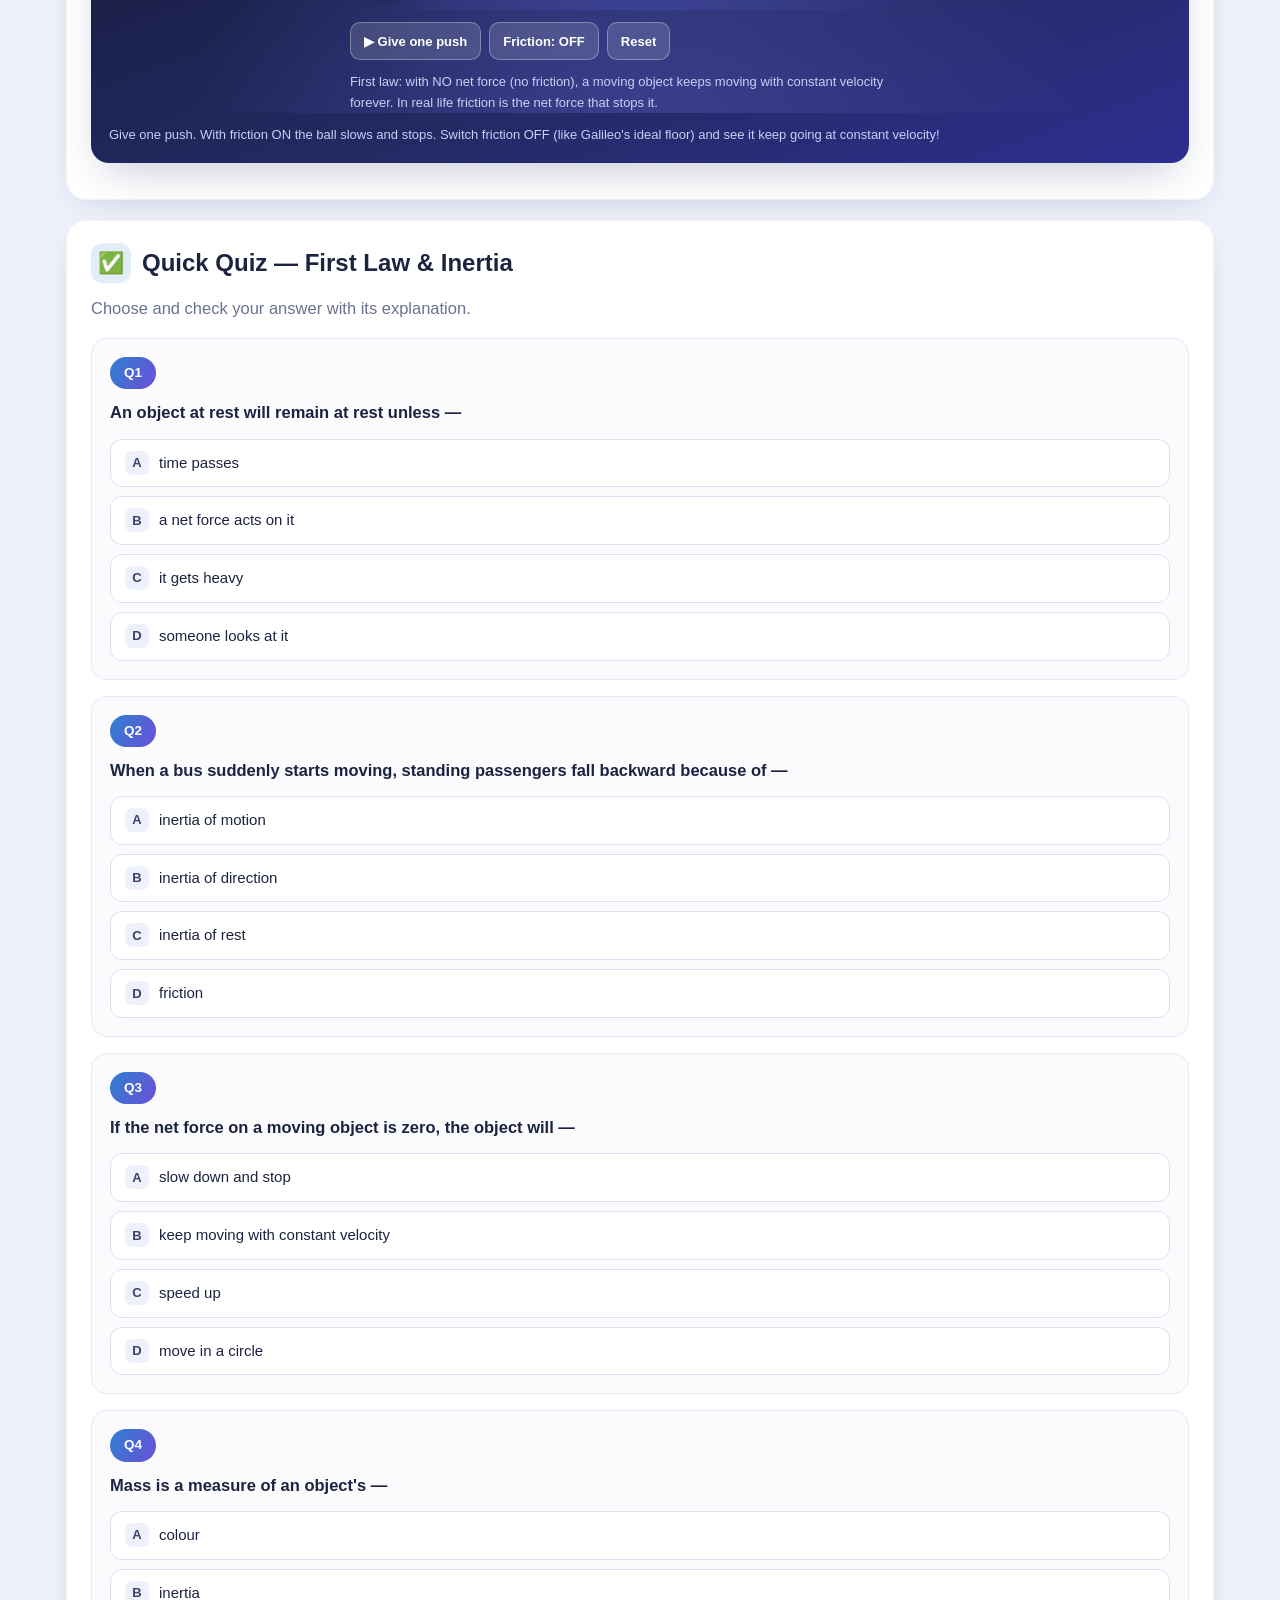
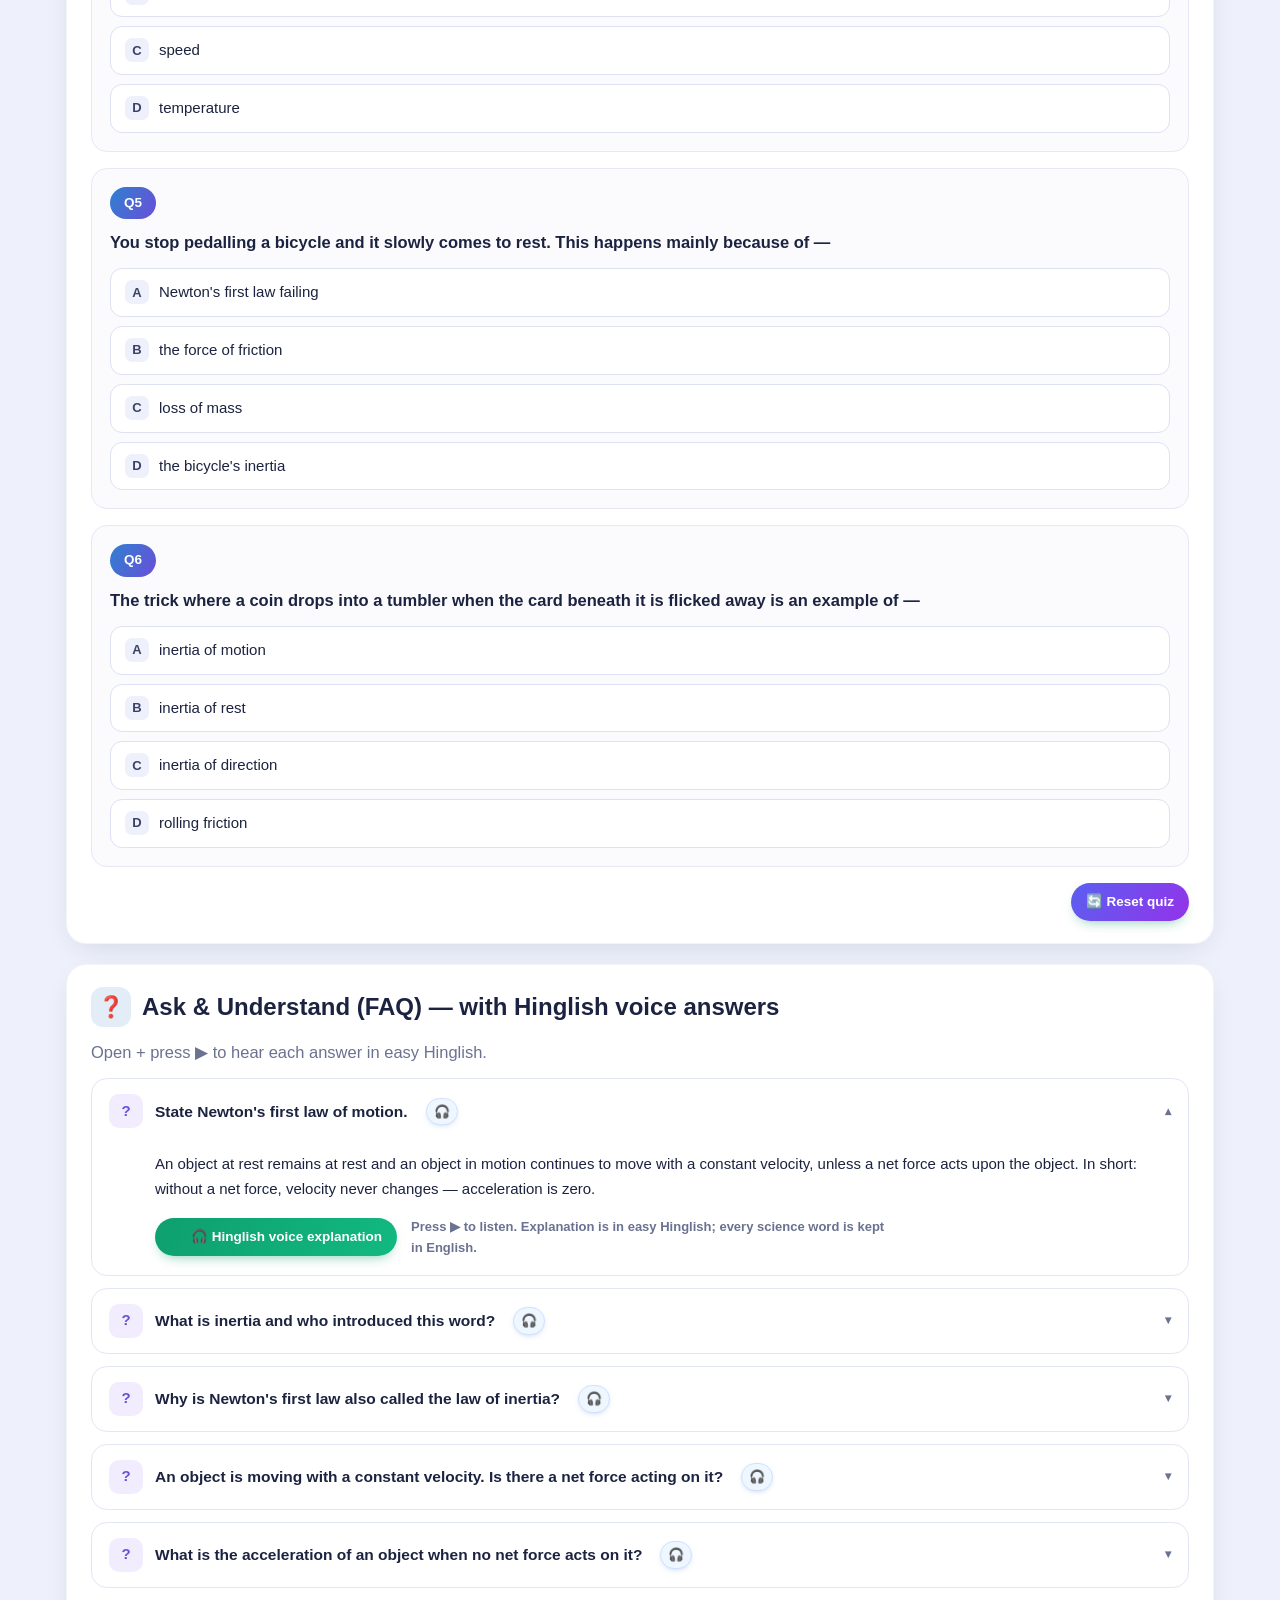
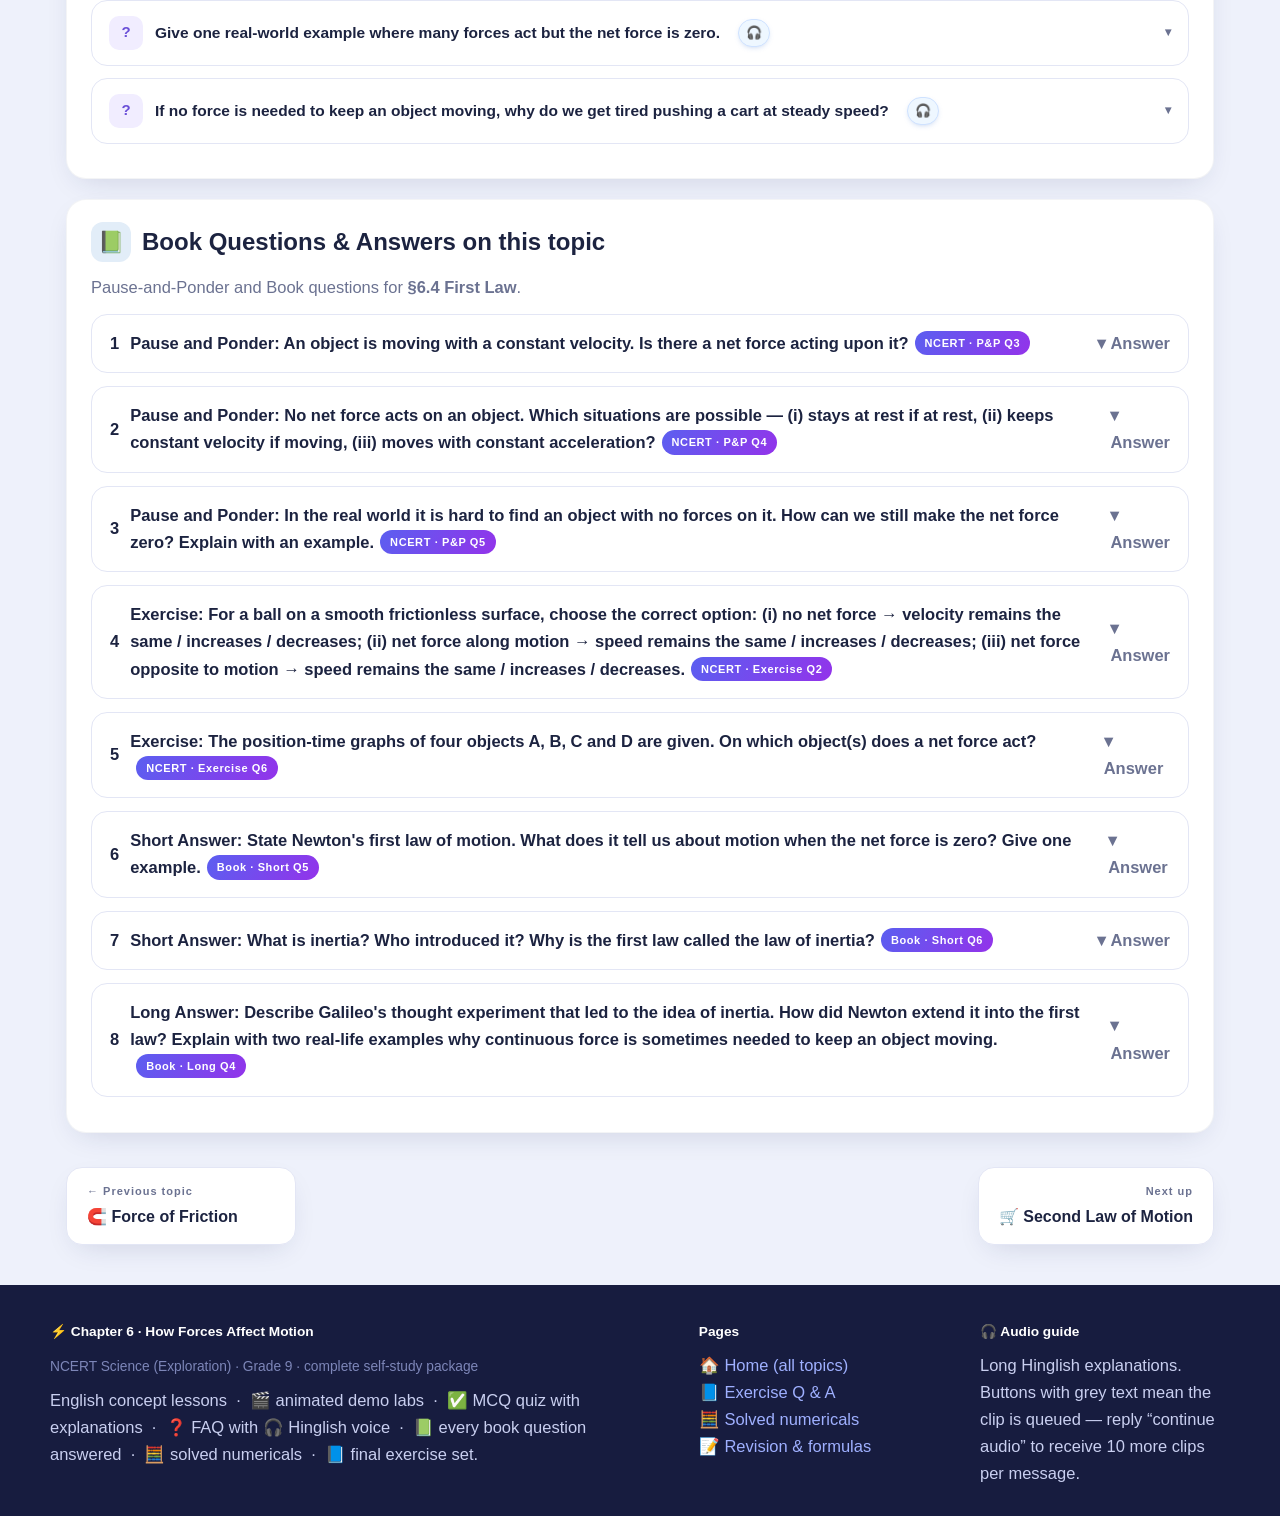
<file: topics/t4-newtons-first-law.html>
<!DOCTYPE html><html lang="en"><head><meta charset="utf-8"><meta name="viewport" content="width=device-width,initial-scale=1"><title>6.4 Newton's First Law of Motion & Inertia — How Forces Affect Motion (Ch 6)</title><meta name="description" content="Grade 9 Science Chapter 6 — How Forces Affect Motion: self-study site with lessons, animations, MCQ, FAQ and audio."><link rel="icon" href="data:image/svg+xml,%3Csvg xmlns=%22http://www.w3.org/2000/svg%22 viewBox=%220 0 100 100%22%3E%3Crect width=%22100%22 height=%22100%22 rx=%2220%22 fill=%22%235b5ff0%22/%3E%3Ctext y=%2268%22 x=%2250%22 font-size=%2255%22 text-anchor=%22middle%22 fill=%22white%22%3E⚡%3C/text%3E%3C/svg%3E"><link rel="stylesheet" href="../assets/css/style.css"></head><body data-acc="#2f80d0" style="--acc:#2f80d0;--acc2:#6a4fd8"><div class="progress"></div><header class="nav"><div class="nav-in"><a class="brand" href="../index.html"><svg class="logo" viewBox="0 0 48 48"><defs><linearGradient id="lg" x1="0" y1="0" x2="1" y2="1"><stop offset="0" stop-color="#ffd24d"/><stop offset="1" stop-color="#ff5e62"/></linearGradient></defs><rect x="3" y="3" width="42" height="42" rx="12" fill="url(#lg)"/><path d="M14 34 L34 14 M20 14 h14 v14 M28 34 H14 V20" stroke="#fff" stroke-width="4" stroke-linecap="round" stroke-linejoin="round" fill="none"/></svg><span>Chapter 6<small>How Forces Affect Motion · Grade 9</small></span></a><nav class="nav-links"><a class="desk" href="../index.html">Home</a><a class="desk" href="../exercise.html">Exercise Q&A</a><a class="desk" href="../practice.html">Numericals</a><a class="desk" href="../revision.html">Revision</a><div class="drop" id="dd"><button type="button" class="menu-btn" aria-haspopup="true" aria-expanded="false">☰&nbsp;Menu</button><button type="button" class="desk dd-btn" aria-haspopup="true" aria-expanded="false">📚 Topics ▾</button><div class="drop-panel"><div class="grp">MAIN</div><a href="../index.html"><span class="dp-ico" style="background:#5b5ff022">🏠</span>Home — Topic Map</a><div class="grp">📖 TOPICS OF CHAPTER 6</div><a href="../topics/t1-concept-of-force.html"><span class="dp-ico" style="background:#5b5ff022">⚡</span>6.1 Concept of Force</a><a href="../topics/t2-balanced-and-unbalanced-forces.html"><span class="dp-ico" style="background:#0ea5a422">⚖️</span>6.2 Balanced & Unbalanced Forces</a><a href="../topics/t3-force-of-friction.html"><span class="dp-ico" style="background:#f2702b22">🧲</span>6.3 Force of Friction</a><a href="../topics/t4-newtons-first-law.html"><span class="dp-ico" style="background:#2f80d022">🪙</span>6.4 First Law of Motion & Inertia</a><a href="../topics/t5-newtons-second-law.html"><span class="dp-ico" style="background:#f0a01c22">🛒</span>6.5 Second Law (F = m·a)</a><a href="../topics/t6-newtons-third-law.html"><span class="dp-ico" style="background:#ff4d6d22">🚀</span>6.6 Third Law (Action–Reaction)</a><a href="../topics/t7-forces-on-a-system.html"><span class="dp-ico" style="background:#35b46922">🔗</span>6.7 System of Objects + Momentum</a><div class="grp">✏️ QUESTIONS & REVISION</div><a href="../exercise.html"><span class="dp-ico" style="background:#e34b4b22">📘</span>Exercise Questions & Answers (final)</a><a href="../practice.html"><span class="dp-ico" style="background:#0ea5a422">🧮</span>Solved Numericals Practice Zone</a><a href="../revision.html"><span class="dp-ico" style="background:#9333ea22">📝</span>Revision, Summary & Formulas</a></div></div></nav></div></header><section class="hero"><div class="dots"></div><div class="hero-in"><div class="crumb" style="margin-top:14px"><a href="../index.html" style="background:rgba(255,255,255,.16);color:#fff;box-shadow:none">🏠 Home</a> <span style="color:#c9d2ff">→</span> <span style="background:rgba(255,255,255,.16);color:#fff;box-shadow:none">Chapter 6 · 6.4</span></div><div class="chip" style="margin-top:16px">Grade 9 Science · NCERT Exploration</div><div style="display:flex;gap:20px;align-items:center;flex-wrap:wrap"><div style="flex:1;min-width:260px"><h1>🪙 6.4 Newton's First Law of Motion & Inertia</h1><p class="sub">Objects like to keep doing what they are doing — Galileo's idea, inertia and the law of inertia.</p><div class="tags"><span>First law</span><span>Inertia</span><span>Galileo</span><span>Rest / uniform motion</span><span>Graphs, zero net force</span></div><div class="hero-btns"><a class="btn primary" href="#lesson">📖 Start lesson</a><a class="btn ghost" href="#demo">🎬 Demo lab</a><a class="btn ghost" href="#quiz">✅ Quiz</a><a class="btn ghost" href="#faq">❓ FAQ + 🎧</a><a class="btn ghost" href="#bookqa">📗 Book Q&A</a></div></div><div class="hero-emoji" style="font-size:110px;filter:drop-shadow(0 16px 22px rgba(0,0,0,.4))">🪙</div></div></div></section><main class="wrap"><section class="card reveal"><h2><span class="ico">🎧</span>Listen — full topic explained in Hinglish</h2>
    <div class="aud-row">
      <button type="button" class="aud-big" data-src="../audio/t4.mp3"><span class="wave"><i></i><i></i><i></i></span>
      <span class="lbl">▶ Play the long Hinglish explanation of “First Law & Inertia”</span></button>
      <span class="meta">Galileo's idea, inertia of rest/motion/direction — all explained slowly in Hinglish.</span>
    </div></section><section class="card reveal"><h2><span class="ico">🪙</span>Newton's First Law of Motion</h2>
    <div class="formula"><small>NEWTON'S FIRST LAW OF MOTION</small>An object at rest stays at rest, and an object in motion keeps moving
    with a constant velocity — UNLESS a net force acts on it.</div>
    <p>In other words: if the net force on an object is <b>zero</b>, the object <b>cannot</b> start moving, and if it is
    moving it <b>cannot change</b> its velocity. In such a case its <b>acceleration is zero</b>.</p>
    <ul>
      <li><b>At rest</b> means velocity = 0.</li>
      <li><b>Constant velocity</b> means no change in speed AND no change in direction — motion in a straight line at a fixed speed.</li>
    </ul>
    <div class="note blue"><span class="ni">🚌</span><div>A body with zero net force is said to be in <b>equilibrium</b>.
    Remember: “no net force” can mean <b>no forces at all</b>, or <b>many forces that cancel out</b>.</div></div>
    </section><section class="card reveal"><h2><span class="ico">🔭</span>Galileo's thought experiment — the road to the first law</h2>
    <p>For many centuries people wrongly believed that a force is always needed to <b>keep</b> an object moving. It was
    <b>Galileo Galilei</b> (17th century) who corrected this with brilliant <b>thought experiments</b>:</p>
    <div class="learn">
      <div class="lc"><h4>⬇️ Ball rolling down</h4><p>On a frictionless incline going down, speed <b>increases</b>.</p></div>
      <div class="lc"><h4>⬆️ Ball rolling up</h4><p>On a frictionless incline going up, speed <b>decreases</b>.</p></div>
      <div class="lc"><h4>➡️ Ball on horizontal plane</h4><p>Between these two cases — on a level frictionless surface the speed stays <b>constant forever</b>.</p></div>
    </div>
    <p>Galileo argued: if a body moves along a horizontal plane and <b>all impediments to its motion are removed</b>
    (no friction), it will continue to move <b>indefinitely</b> at constant velocity.</p>
    <div class="note purple"><span class="ni">👨‍🔬</span><div><b>Meet a scientist:</b> <b>Isaac Newton</b> used the word
    <b>inertia</b> for the tendency of objects to resist a change in their state of rest or uniform motion, and used
    Galileo's idea to frame his <b>first law of motion</b> (1687). The unit of force is named after him.</div></div>
    </section><section class="card reveal"><h2><span class="ico">🏋️</span>Inertia — the “laziness” of objects</h2>
    <div class="formula"><small>INERTIA</small>The natural tendency of an object to RESIST any change in its state of rest or uniform motion</div>
    <p><b>Mass is the measure of inertia.</b> Heavier objects are harder to start moving and harder to stop — they have
    more inertia. That is why Newton's first law is also called the <b>law of inertia</b>.</p>
    <table>
      <tr><th>Type of inertia</th><th>Meaning</th><th>Daily-life example</th></tr>
      <tr><td><b>Inertia of rest</b></td><td>Body resists being set into motion.</td><td>You fall <b>backwards</b> when a bus suddenly starts; a coin drops into a tumbler when the card under it is flicked away; dust flies off a beaten carpet.</td></tr>
      <tr><td><b>Inertia of motion</b></td><td>Moving body resists being stopped.</td><td>You fall <b>forwards</b> when a moving bus suddenly stops; an athlete runs before a long jump; snow flies off shoes struck against a wall.</td></tr>
      <tr><td><b>Inertia of direction</b></td><td>Body resists change in its direction of motion.</td><td>You are thrown outward when a car takes a sharp turn; a stone tied to a string flies off tangentially when the string breaks.</td></tr>
    </table>
    <div class="note orange"><span class="ni">🧠</span><div><b>Force from the first law:</b> force is what <b>changes or
    tries to change</b> the state of rest or uniform motion of a body. If the applied force is not enough, it only “tries”
    but produces no visible change.</div></div>
    </section><section class="card reveal"><h2><span class="ico">📈</span>Worked examples — zero net force cases</h2>
    <div class="ex"><div class="ex-q">Example 6.2: A person pushes a moving box forward with a force exactly equal to the
    friction between the box and the floor. Will the box continue or stop?</div>
    <div class="ex-a">Friction acts backward. The two forces (push and friction) are <b>equal and opposite</b> → they
    balance → net force = 0. By the first law, the box <b>continues moving with constant velocity</b>.</div></div>
    <div class="ex"><div class="ex-q">Example 6.3: Draw (i) position-time and (ii) velocity-time graphs when NO net force acts on an object.</div>
    <div class="ex-a"><b>Case A — object at rest:</b> position never changes → position-time graph is a <b>horizontal
    straight line</b>; velocity stays zero → velocity-time graph is a <b>line on the time axis</b>.<br>
    <b>Case B — object moving with constant velocity:</b> position increases steadily → position-time graph is a
    <b>slanted straight line</b> (its slope = velocity); velocity is constant → velocity-time graph is a
    <b>horizontal straight line above the time axis</b>.</div></div>
    <p>Tip: in a velocity–time graph, a <b>horizontal line</b> means zero acceleration; a <b>slanted line</b> means constant
    acceleration (net force ≠ 0).</p>
    </section><section class="card reveal" id="demo"><h2><span class="ico">🎬</span>Demo Lab — friction ON vs OFF 🎬</h2><div class="demo"><div class="stage" id="demoFirst"></div><div class="cap">Give one push. With friction ON the ball slows and stops. Switch friction OFF (like Galileo's ideal floor) and see it keep going at constant velocity!</div></div></section><section class="card reveal"><h2><span class="ico">✅</span>Quick Quiz — First Law & Inertia</h2>
    <p class="mut" style="margin-bottom:6px">Choose and check your answer with its explanation.</p>
    <div class="quizbox"><div class="q-item" data-ans="1"><div class="q-no">Q1</div><div class="q-text">An object at rest will remain at rest unless —</div><div class="opts"><button class="opt" data-exp="Correct — that is exactly Newton's first law: a net force is needed to change the state of rest."><span class="key">A</span><span>time passes</span></button><button class="opt" data-exp=""><span class="key">B</span><span>a net force acts on it</span></button><button class="opt" data-exp=""><span class="key">C</span><span>it gets heavy</span></button><button class="opt" data-exp=""><span class="key">D</span><span>someone looks at it</span></button></div><div class="feedback"></div></div><div class="q-item" data-ans="2"><div class="q-no">Q2</div><div class="q-text">When a bus suddenly starts moving, standing passengers fall backward because of —</div><div class="opts"><button class="opt" data-exp="Right! The lower body moves with the bus, but the upper body tends to remain at rest (inertia of rest)."><span class="key">A</span><span>inertia of motion</span></button><button class="opt" data-exp=""><span class="key">B</span><span>inertia of direction</span></button><button class="opt" data-exp=""><span class="key">C</span><span>inertia of rest</span></button><button class="opt" data-exp=""><span class="key">D</span><span>friction</span></button></div><div class="feedback"></div></div><div class="q-item" data-ans="1"><div class="q-no">Q3</div><div class="q-text">If the net force on a moving object is zero, the object will —</div><div class="opts"><button class="opt" data-exp="Correct — zero net force → zero acceleration → constant velocity (first law)."><span class="key">A</span><span>slow down and stop</span></button><button class="opt" data-exp=""><span class="key">B</span><span>keep moving with constant velocity</span></button><button class="opt" data-exp=""><span class="key">C</span><span>speed up</span></button><button class="opt" data-exp=""><span class="key">D</span><span>move in a circle</span></button></div><div class="feedback"></div></div><div class="q-item" data-ans="1"><div class="q-no">Q4</div><div class="q-text">Mass is a measure of an object's —</div><div class="opts"><button class="opt" data-exp="Yes — more mass means more inertia (harder to start or stop)."><span class="key">A</span><span>colour</span></button><button class="opt" data-exp=""><span class="key">B</span><span>inertia</span></button><button class="opt" data-exp=""><span class="key">C</span><span>speed</span></button><button class="opt" data-exp=""><span class="key">D</span><span>temperature</span></button></div><div class="feedback"></div></div><div class="q-item" data-ans="1"><div class="q-no">Q5</div><div class="q-text">You stop pedalling a bicycle and it slowly comes to rest. This happens mainly because of —</div><div class="opts"><button class="opt" data-exp="Good — friction provides the net force that stops it. The first law still holds; net force is not zero here."><span class="key">A</span><span>Newton's first law failing</span></button><button class="opt" data-exp=""><span class="key">B</span><span>the force of friction</span></button><button class="opt" data-exp=""><span class="key">C</span><span>loss of mass</span></button><button class="opt" data-exp=""><span class="key">D</span><span>the bicycle's inertia</span></button></div><div class="feedback"></div></div><div class="q-item" data-ans="1"><div class="q-no">Q6</div><div class="q-text">The trick where a coin drops into a tumbler when the card beneath it is flicked away is an example of —</div><div class="opts"><button class="opt" data-exp="Correct — the card moves very fast but the coin wants to stay at rest, so it falls straight into the tumbler."><span class="key">A</span><span>inertia of motion</span></button><button class="opt" data-exp=""><span class="key">B</span><span>inertia of rest</span></button><button class="opt" data-exp=""><span class="key">C</span><span>inertia of direction</span></button><button class="opt" data-exp=""><span class="key">D</span><span>rolling friction</span></button></div><div class="feedback"></div></div><p style="text-align:right;margin:8px 0 0"><button type="button" class="aud-btn quiz-reset" style="background:linear-gradient(120deg,#5b5ff0,#9333ea)">🔄 Reset quiz</button></p></div></section><section class="card reveal"><h2><span class="ico">❓</span>Ask & Understand (FAQ) — with Hinglish voice answers</h2>
    <p class="mut" style="margin-bottom:8px">Open + press ▶ to hear each answer in easy Hinglish.</p>
    <div class="faqbox"><details class="faq" open><summary><span class="fq-ico">?</span><span>State Newton's first law of motion.</span><span class="qchip" title="Voice explanation ready — open to play">🎧</span><span class="chev">▾</span></summary><div class="fbody"><p>An object at rest remains at rest and an object in motion
      continues to move with a constant velocity, unless a net force acts upon the object. In short: without a net force,
      velocity never changes — acceleration is zero.</p><div class="aud-row"><button type="button" class="aud-btn" data-src="../audio/t4-faq1.mp3"><span class="wave"><i></i><i></i><i></i></span><span class="lbl">🎧 Hinglish voice explanation</span></button><span class="meta">Press ▶ to listen. Explanation is in easy Hinglish; every science word is kept in English.</span></div></div></details><details class="faq"><summary><span class="fq-ico">?</span><span>What is inertia and who introduced this word?</span><span class="qchip" title="Voice explanation ready — open to play">🎧</span><span class="chev">▾</span></summary><div class="fbody"><p>Inertia is the tendency of an object to resist any
      change in its state of rest or uniform motion. Isaac Newton introduced the word <b>inertia</b>. Earlier, Galileo
      Galilei had shown through thought experiments that a body on a perfectly smooth surface keeps moving forever.</p><div class="aud-row"><button type="button" class="aud-btn" data-src="../audio/t4-faq2.mp3"><span class="wave"><i></i><i></i><i></i></span><span class="lbl">🎧 Hinglish voice explanation</span></button><span class="meta">Press ▶ to listen. Explanation is in easy Hinglish; every science word is kept in English.</span></div></div></details><details class="faq"><summary><span class="fq-ico">?</span><span>Why is Newton's first law also called the law of inertia?</span><span class="qchip" title="Voice explanation ready — open to play">🎧</span><span class="chev">▾</span></summary><div class="fbody"><p>Because it says that objects continue in
      their existing state (rest or uniform straight-line motion) by themselves — this “keep doing what they are doing”
      behaviour is exactly <b>inertia</b>. A net force is needed only to <b>overcome inertia</b> and change the motion.</p><div class="aud-row"><button type="button" class="aud-btn" data-src="../audio/t4-faq3.mp3"><span class="wave"><i></i><i></i><i></i></span><span class="lbl">🎧 Hinglish voice explanation</span></button><span class="meta">Press ▶ to listen. Explanation is in easy Hinglish; every science word is kept in English.</span></div></div></details><details class="faq"><summary><span class="fq-ico">?</span><span>An object is moving with a constant velocity. Is there a net force acting on it?</span><span class="qchip" title="Voice explanation ready — open to play">🎧</span><span class="chev">▾</span></summary><div class="fbody"><p><b>No.</b>
      According to Newton's first law, if an object moves with constant velocity, its acceleration is zero, which means the
      net force acting on it is zero. (Forces may still be present, but they cancel each other out.)</p><div class="aud-row"><button type="button" class="aud-btn" data-src="../audio/t4-faq4.mp3"><span class="wave"><i></i><i></i><i></i></span><span class="lbl">🎧 Hinglish voice explanation</span></button><span class="meta">Press ▶ to listen. Explanation is in easy Hinglish; every science word is kept in English.</span></div></div></details><details class="faq"><summary><span class="fq-ico">?</span><span>What is the acceleration of an object when no net force acts on it?</span><span class="qchip" title="Voice explanation ready — open to play">🎧</span><span class="chev">▾</span></summary><div class="fbody"><p>Its acceleration is <b>zero</b>.
      The object either remains at rest (velocity 0) or keeps moving with a constant velocity — in both cases velocity is not
      changing.</p><div class="aud-row"><button type="button" class="aud-btn" data-src="../audio/t4-faq5.mp3"><span class="wave"><i></i><i></i><i></i></span><span class="lbl">🎧 Hinglish voice explanation</span></button><span class="meta">Press ▶ to listen. Explanation is in easy Hinglish; every science word is kept in English.</span></div></div></details><details class="faq"><summary><span class="fq-ico">?</span><span>Give one real-world example where many forces act but the net force is zero.</span><span class="qchip" title="Voice explanation ready — open to play">🎧</span><span class="chev">▾</span></summary><div class="fbody"><p>A box being pushed
      across a floor with a force exactly equal to the friction. Push forward = friction backward; they are equal and
      opposite, so the net force is zero and the box slides with constant velocity. Another example: a book resting on a
      table — its weight downward is balanced by the normal force upward.</p><div class="aud-row"><button type="button" class="aud-btn" data-src="../audio/t4-faq6.mp3"><span class="wave"><i></i><i></i><i></i></span><span class="lbl">🎧 Hinglish voice explanation</span></button><span class="meta">Press ▶ to listen. Explanation is in easy Hinglish; every science word is kept in English.</span></div></div></details><details class="faq"><summary><span class="fq-ico">?</span><span>If no force is needed to keep an object moving, why do we get tired pushing a cart at steady speed?</span><span class="qchip" title="Voice explanation ready — open to play">🎧</span><span class="chev">▾</span></summary><div class="fbody"><p>
      We are tired because we must keep pushing to <b>balance friction</b>. Friction continuously opposes the motion. Our
      push cancels friction, so the net force stays zero and the cart keeps a steady speed. The muscles work against
      friction the whole time.</p><div class="aud-row"><button type="button" class="aud-btn" data-src="../audio/t4-faq7.mp3"><span class="wave"><i></i><i></i><i></i></span><span class="lbl">🎧 Hinglish voice explanation</span></button><span class="meta">Press ▶ to listen. Explanation is in easy Hinglish; every science word is kept in English.</span></div></div></details></div></section><section class="card reveal"><h2><span class="ico">📗</span>Book Questions & Answers on this topic</h2>
    <p class="mut" style="margin-bottom:8px">Pause-and-Ponder and Book questions for <b>§6.4 First Law</b>.</p>
    <div class="big-list"><details class="bq"><summary><span class="qn">1</span><span><b>Pause and Ponder:</b> An object is moving with a constant velocity. Is there a net force acting upon it?<span style="display:inline-block;font-size:11px;font-weight:800;letter-spacing:.6px;color:#fff;background:linear-gradient(120deg,#5b5ff0,#9333ea);padding:3px 10px;border-radius:999px;margin-left:6px;vertical-align:2px">NCERT · P&P Q3</span></span><span class="chev">▾ Answer</span></summary><div class="bq-a"><b class="ans-tag">Answer —</b> <p><b>No.</b> Constant velocity means acceleration = 0. From the first law, a net force is needed only to
        <i>change</i> velocity. Since velocity is not changing, the net force must be zero.</p></div></details><details class="bq"><summary><span class="qn">2</span><span><b>Pause and Ponder:</b> No net force acts on an object. Which situations are possible — (i) stays at rest if at rest, (ii) keeps constant velocity if moving, (iii) moves with constant acceleration?<span style="display:inline-block;font-size:11px;font-weight:800;letter-spacing:.6px;color:#fff;background:linear-gradient(120deg,#5b5ff0,#9333ea);padding:3px 10px;border-radius:999px;margin-left:6px;vertical-align:2px">NCERT · P&P Q4</span></span><span class="chev">▾ Answer</span></summary><div class="bq-a"><b class="ans-tag">Answer —</b> <p>Possibilities (i) and (ii) are correct: the object continues in its existing state of rest or uniform motion.
        Situation (iii) is <b>not</b> possible — constant acceleration means velocity is changing, which requires a net force.</p></div></details><details class="bq"><summary><span class="qn">3</span><span><b>Pause and Ponder:</b> In the real world it is hard to find an object with no forces on it. How can we still make the net force zero? Explain with an example.<span style="display:inline-block;font-size:11px;font-weight:800;letter-spacing:.6px;color:#fff;background:linear-gradient(120deg,#5b5ff0,#9333ea);padding:3px 10px;border-radius:999px;margin-left:6px;vertical-align:2px">NCERT · P&P Q5</span></span><span class="chev">▾ Answer</span></summary><div class="bq-a"><b class="ans-tag">Answer —</b> <p>We add extra forces so that all the forces cancel. Example: push a box on the floor with a force exactly equal
        to the force of friction. The two forces are equal and opposite; the net force becomes zero and the box slides with
        constant velocity. A book on a table is another example — weight down, normal force up.</p></div></details><details class="bq"><summary><span class="qn">4</span><span><b>Exercise:</b> For a ball on a smooth frictionless surface, choose the correct option: (i) no net force → velocity remains the same / increases / decreases; (ii) net force along motion → speed remains the same / increases / decreases; (iii) net force opposite to motion → speed remains the same / increases / decreases.<span style="display:inline-block;font-size:11px;font-weight:800;letter-spacing:.6px;color:#fff;background:linear-gradient(120deg,#5b5ff0,#9333ea);padding:3px 10px;border-radius:999px;margin-left:6px;vertical-align:2px">NCERT · Exercise Q2</span></span><span class="chev">▾ Answer</span></summary><div class="bq-a"><b class="ans-tag">Answer —</b> <p>(i) With no net force the velocity of the ball will <b>remain the same</b> (first law).<br>
        (ii) A net force in the direction of motion makes the ball <b>increase</b> its speed.<br>
        (iii) A net force opposite to the motion makes the ball <b>decrease</b> its speed (and eventually reverse it).</p></div></details><details class="bq"><summary><span class="qn">5</span><span><b>Exercise:</b> The position-time graphs of four objects A, B, C and D are given. On which object(s) does a net force act?<span style="display:inline-block;font-size:11px;font-weight:800;letter-spacing:.6px;color:#fff;background:linear-gradient(120deg,#5b5ff0,#9333ea);padding:3px 10px;border-radius:999px;margin-left:6px;vertical-align:2px">NCERT · Exercise Q6</span></span><span class="chev">▾ Answer</span></summary><div class="bq-a"><b class="ans-tag">Answer —</b> <p>A net force acts only on objects whose velocity is changing (acceleration ≠ 0). In a position–time graph:
        horizontal line ⇒ at rest; straight slanted line ⇒ constant velocity (no net force); <b>curved graph</b> ⇒ velocity
        changing ⇒ net force acting. Hence a net force acts on <b>Object C and Object D</b> — those whose graphs are curved.</p></div></details><details class="bq"><summary><span class="qn">6</span><span><b>Short Answer:</b> State Newton's first law of motion. What does it tell us about motion when the net force is zero? Give one example.<span style="display:inline-block;font-size:11px;font-weight:800;letter-spacing:.6px;color:#fff;background:linear-gradient(120deg,#5b5ff0,#9333ea);padding:3px 10px;border-radius:999px;margin-left:6px;vertical-align:2px">Book · Short Q5</span></span><span class="chev">▾ Answer</span></summary><div class="bq-a"><b class="ans-tag">Answer —</b> <p>Newton's first law: an object at rest remains at rest and an object in motion continues to move with constant
        velocity unless a net force acts upon it. If the net force is zero the object cannot start moving and cannot change its
        velocity — acceleration is zero. Example: a person pushes a box with a force exactly equal to friction; net force is
        zero, so the box slides at constant velocity.</p></div></details><details class="bq"><summary><span class="qn">7</span><span><b>Short Answer:</b> What is inertia? Who introduced it? Why is the first law called the law of inertia?<span style="display:inline-block;font-size:11px;font-weight:800;letter-spacing:.6px;color:#fff;background:linear-gradient(120deg,#5b5ff0,#9333ea);padding:3px 10px;border-radius:999px;margin-left:6px;vertical-align:2px">Book · Short Q6</span></span><span class="chev">▾ Answer</span></summary><div class="bq-a"><b class="ans-tag">Answer —</b> <p>Inertia is the tendency of an object to resist a change in its state of rest or of uniform motion.
        <b>Isaac Newton</b> introduced the word (Galileo had earlier used thought experiments about frictionless motion).
        The first law describes the natural behaviour of objects in the absence of a net force — they continue in their
        existing state due to inertia — so it is called the <b>law of inertia</b>.</p></div></details><details class="bq"><summary><span class="qn">8</span><span><b>Long Answer:</b> Describe Galileo's thought experiment that led to the idea of inertia. How did Newton extend it into the first law? Explain with two real-life examples why continuous force is sometimes needed to keep an object moving.<span style="display:inline-block;font-size:11px;font-weight:800;letter-spacing:.6px;color:#fff;background:linear-gradient(120deg,#5b5ff0,#9333ea);padding:3px 10px;border-radius:999px;margin-left:6px;vertical-align:2px">Book · Long Q4</span></span><span class="chev">▾ Answer</span></summary><div class="bq-a"><b class="ans-tag">Answer —</b> <p><b>Galileo's thought experiment:</b> For centuries people believed a force is always needed to keep a body
        moving. Galileo imagined a ball on inclined planes: rolling down a frictionless slope it speeds up, rolling up it
        slows, and on a perfectly smooth horizontal plane it would keep moving forever with constant velocity. So no force is
        needed to <i>maintain</i> uniform motion — a force is needed only to <i>change</i> it.</p>
        <p><b>Newton's extension:</b> Newton called this tendency of bodies <b>inertia</b> and framed the first law: an
        object at rest stays at rest and an object in motion keeps constant velocity unless a net force acts on it. The law
        tells us force is needed only to change the state of motion (to cause acceleration).</p>
        <p><b>Why continuous force is sometimes needed in real life:</b> because friction is always present and keeps opposing
        motion, so we apply a force just to <i>balance friction</i> (keeping net force zero). Examples: (1) cycling — you stop
        pedalling and the cycle slows and stops due to friction and air resistance, so you keep pedalling to maintain speed;
        (2) pushing a box — once you stop pushing, friction stops it, so to slide it at steady speed you keep pushing with a
        force equal to the friction.</p></div></details></div></section><div class="pn"><div><a class="" href="../topics/t3-force-of-friction.html" style="display:inline-flex;flex-direction:column;background:var(--card);padding:14px 20px;border-radius:16px;box-shadow:var(--shadow);border:1px solid #e3e6f5"><small style="color:var(--mut);font-weight:800;letter-spacing:1px">← Previous topic</small><b style="margin-top:4px;font-size:16px">🧲 Force of Friction</b></a></div><div style="margin-left:auto"><a class="next" href="../topics/t5-newtons-second-law.html" style="display:inline-flex;flex-direction:column;background:var(--card);padding:14px 20px;border-radius:16px;box-shadow:var(--shadow);border:1px solid #e3e6f5"><small style="color:var(--mut);font-weight:800;letter-spacing:1px">Next up</small><b style="margin-top:4px;font-size:16px">🛒 Second Law of Motion</b></a></div></div></main><footer><div class="foot-in"><div><h5>⚡ Chapter 6 · How Forces Affect Motion</h5><small>NCERT Science (Exploration) · Grade 9 · complete self-study package</small><p style="max-width:540px;margin-top:8px">English concept lessons &nbsp;·&nbsp; 🎬 animated demo labs &nbsp;·&nbsp; ✅ MCQ quiz with explanations &nbsp;·&nbsp; ❓ FAQ with 🎧 Hinglish voice &nbsp;·&nbsp; 📗 every book question answered &nbsp;·&nbsp; 🧮 solved numericals &nbsp;·&nbsp; 📘 final exercise set.</p></div><div><h5>Pages</h5><p><a href="../index.html">🏠 Home (all topics)</a><br><a href="../exercise.html">📘 Exercise Q &amp; A</a><br><a href="../practice.html">🧮 Solved numericals</a><br><a href="../revision.html">📝 Revision &amp; formulas</a></p></div><div><h5>🎧 Audio guide</h5><p style="max-width:250px">Long Hinglish explanations. Buttons with grey text mean the clip is queued — reply “continue audio” to receive 10 more clips per message.</p></div></div></footer><button class="back-top" aria-label="Scroll to top">↑</button><script src="../assets/js/main.js"></script><script src="../assets/js/demos.js"></script></body></html>
</file>
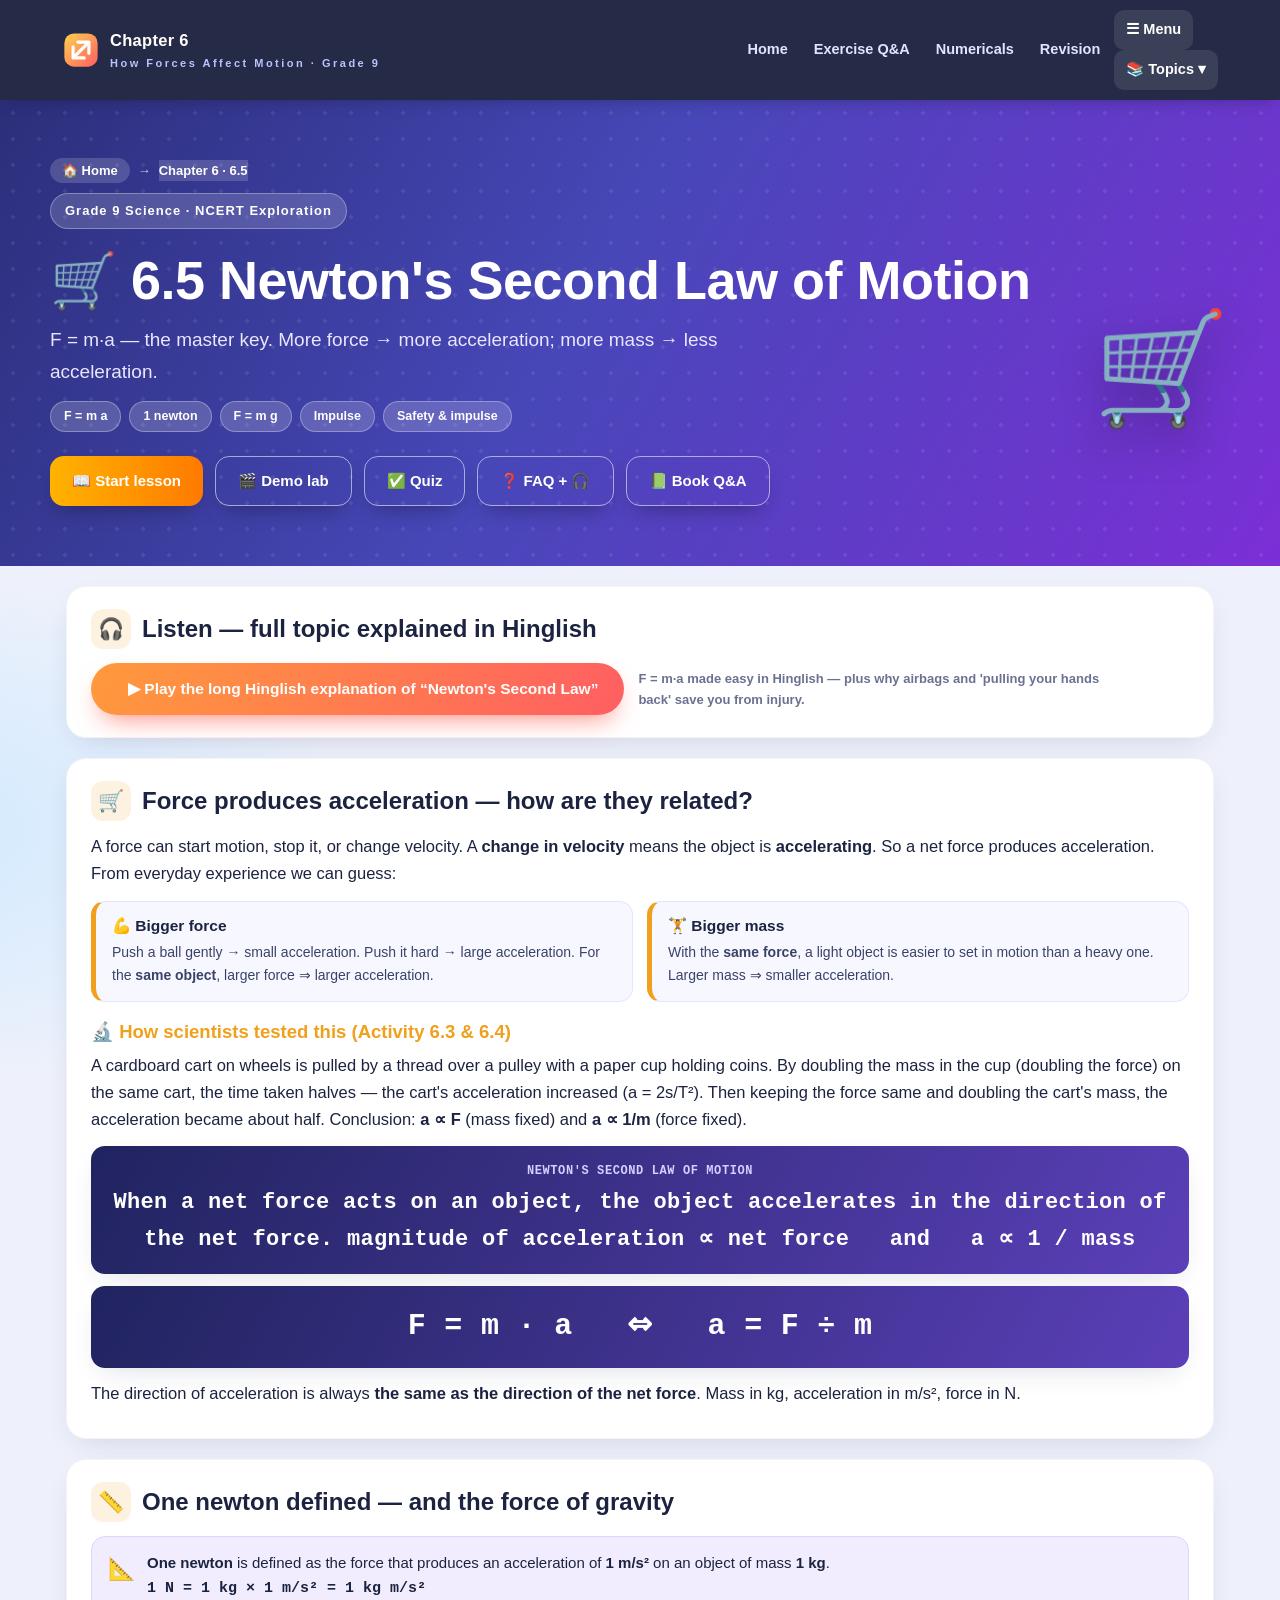
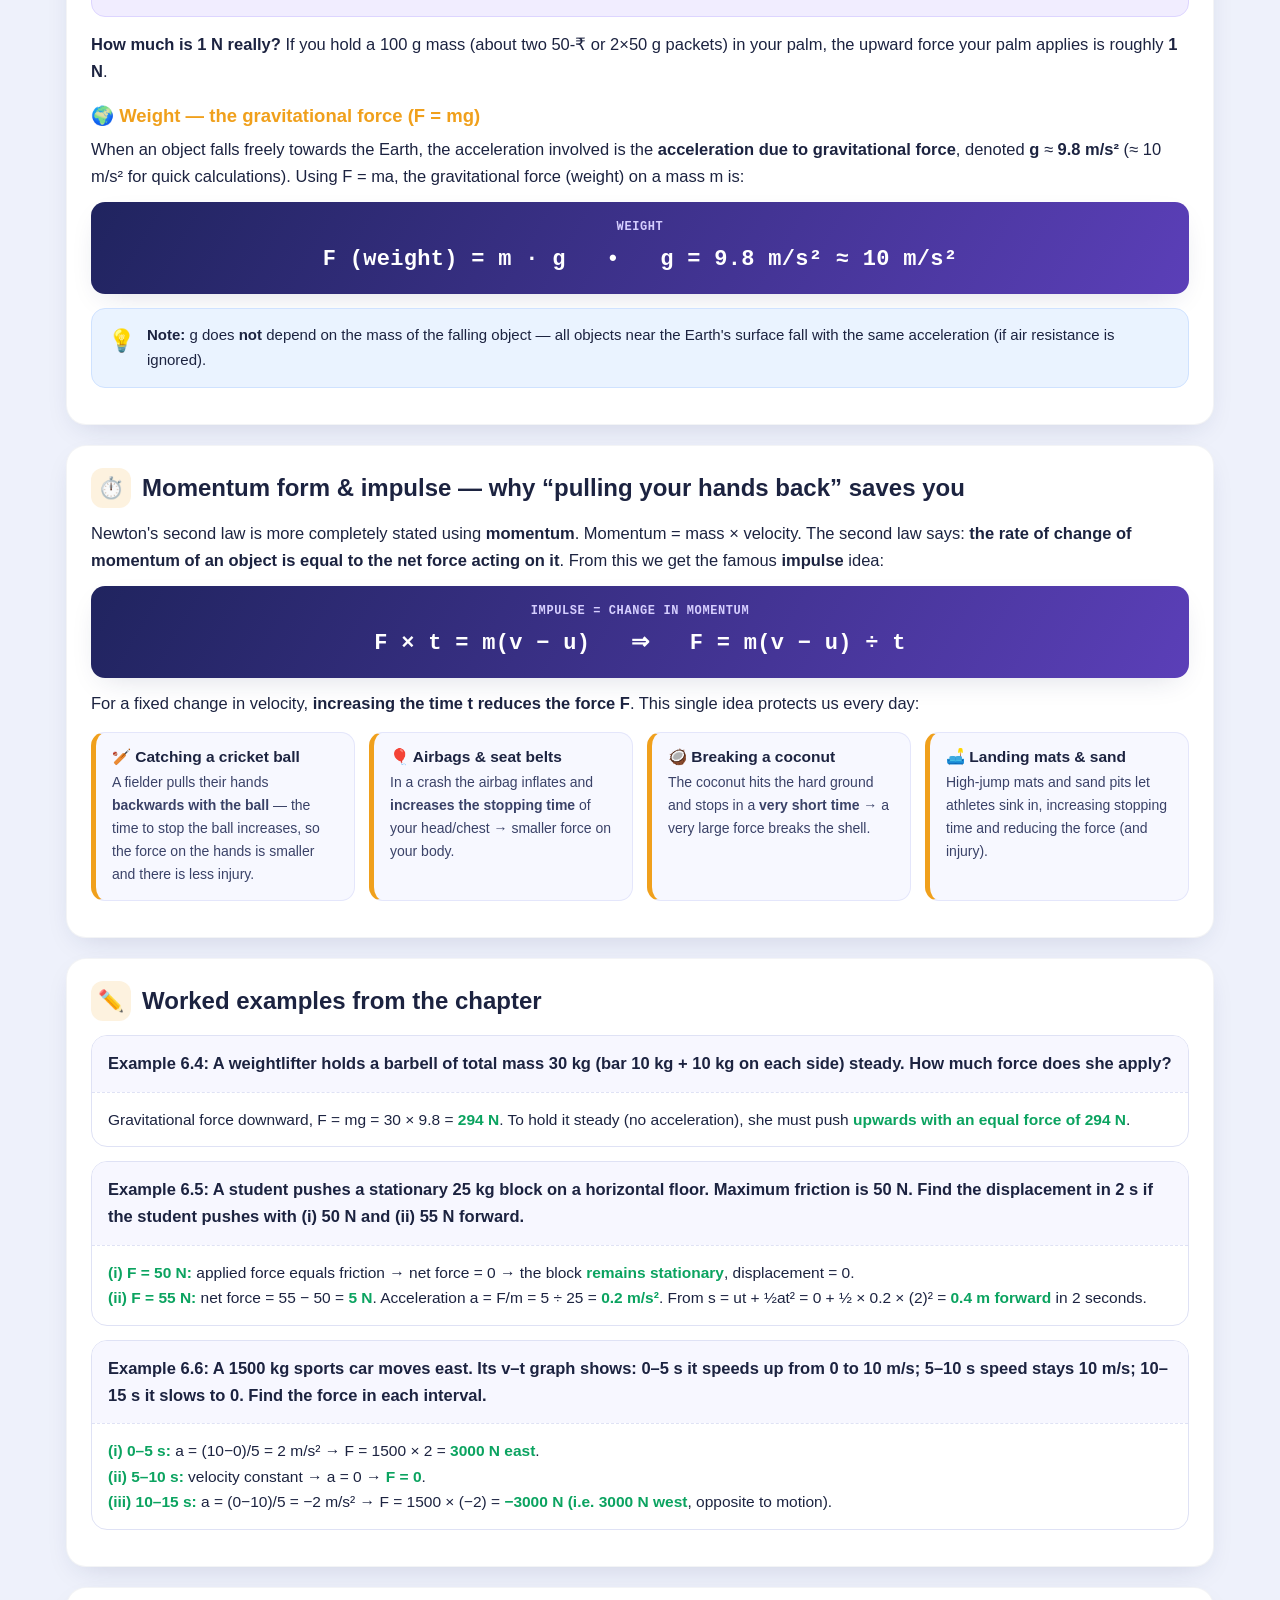
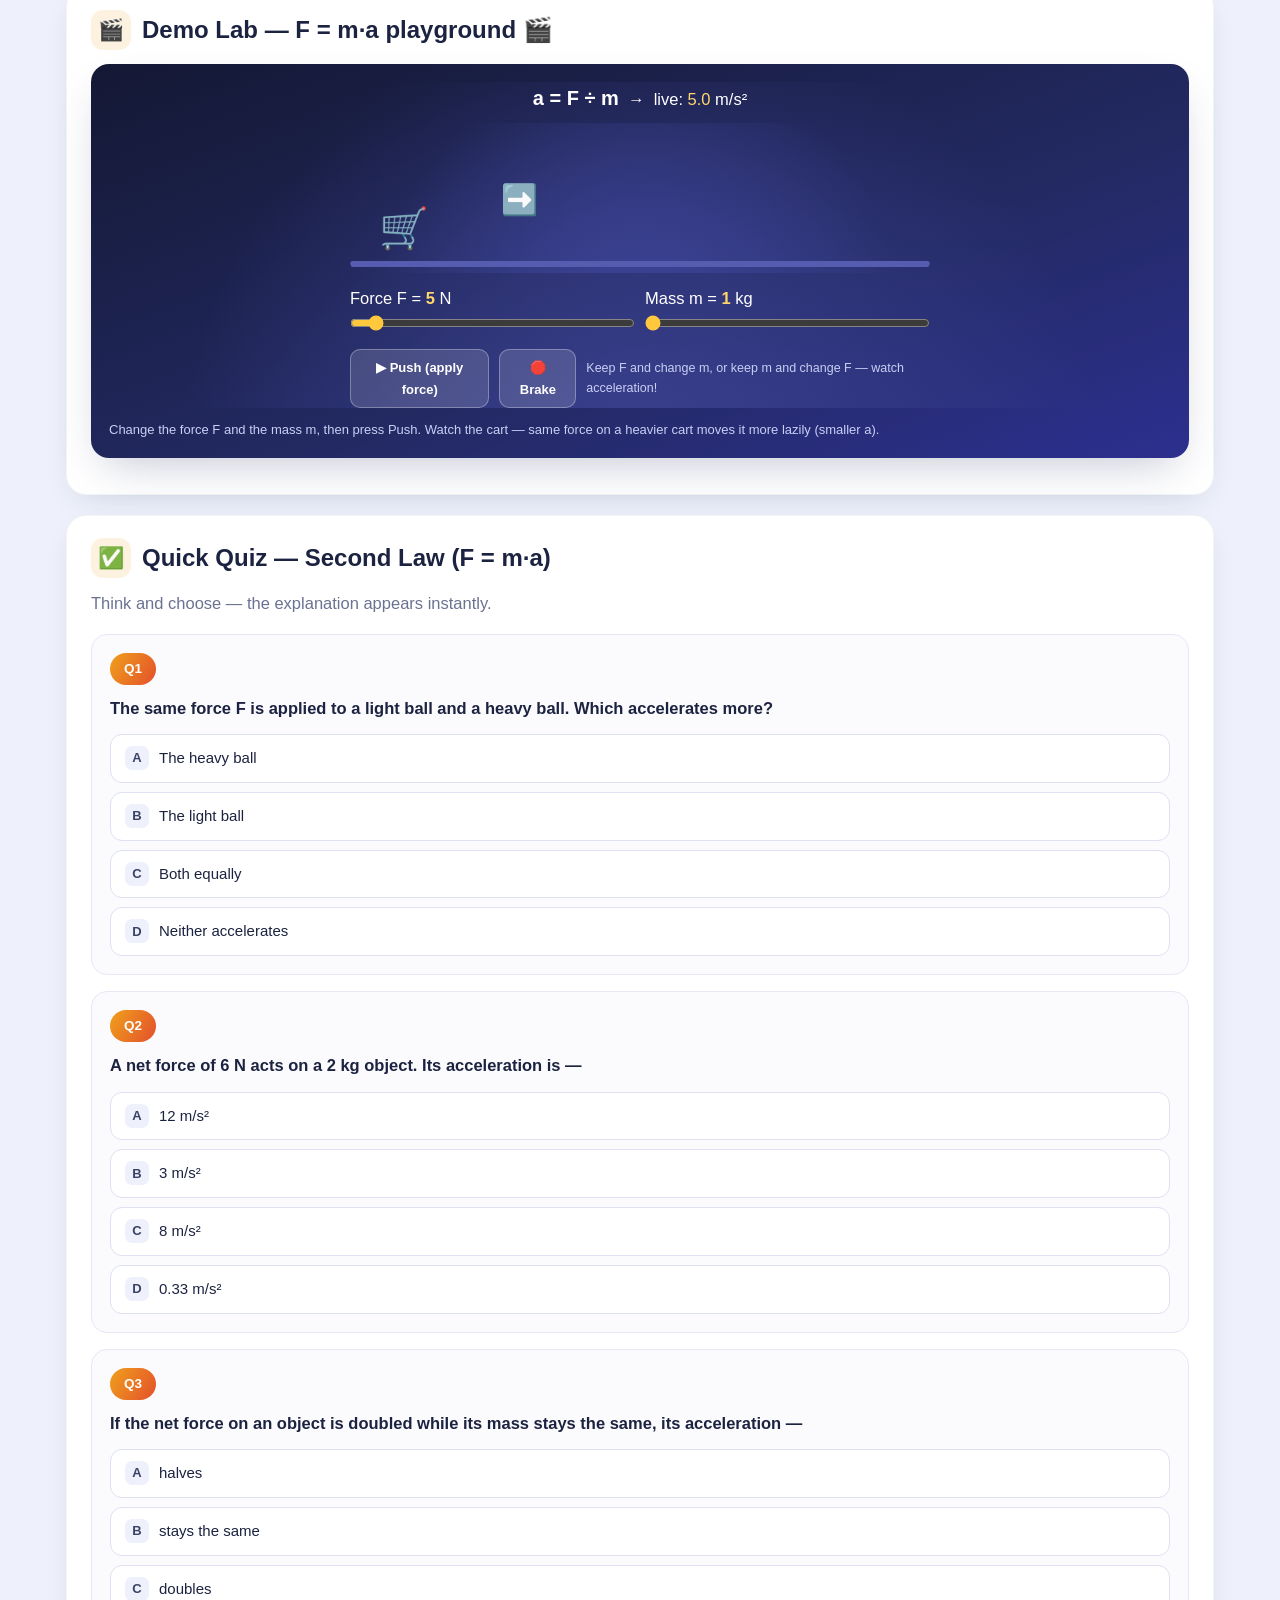
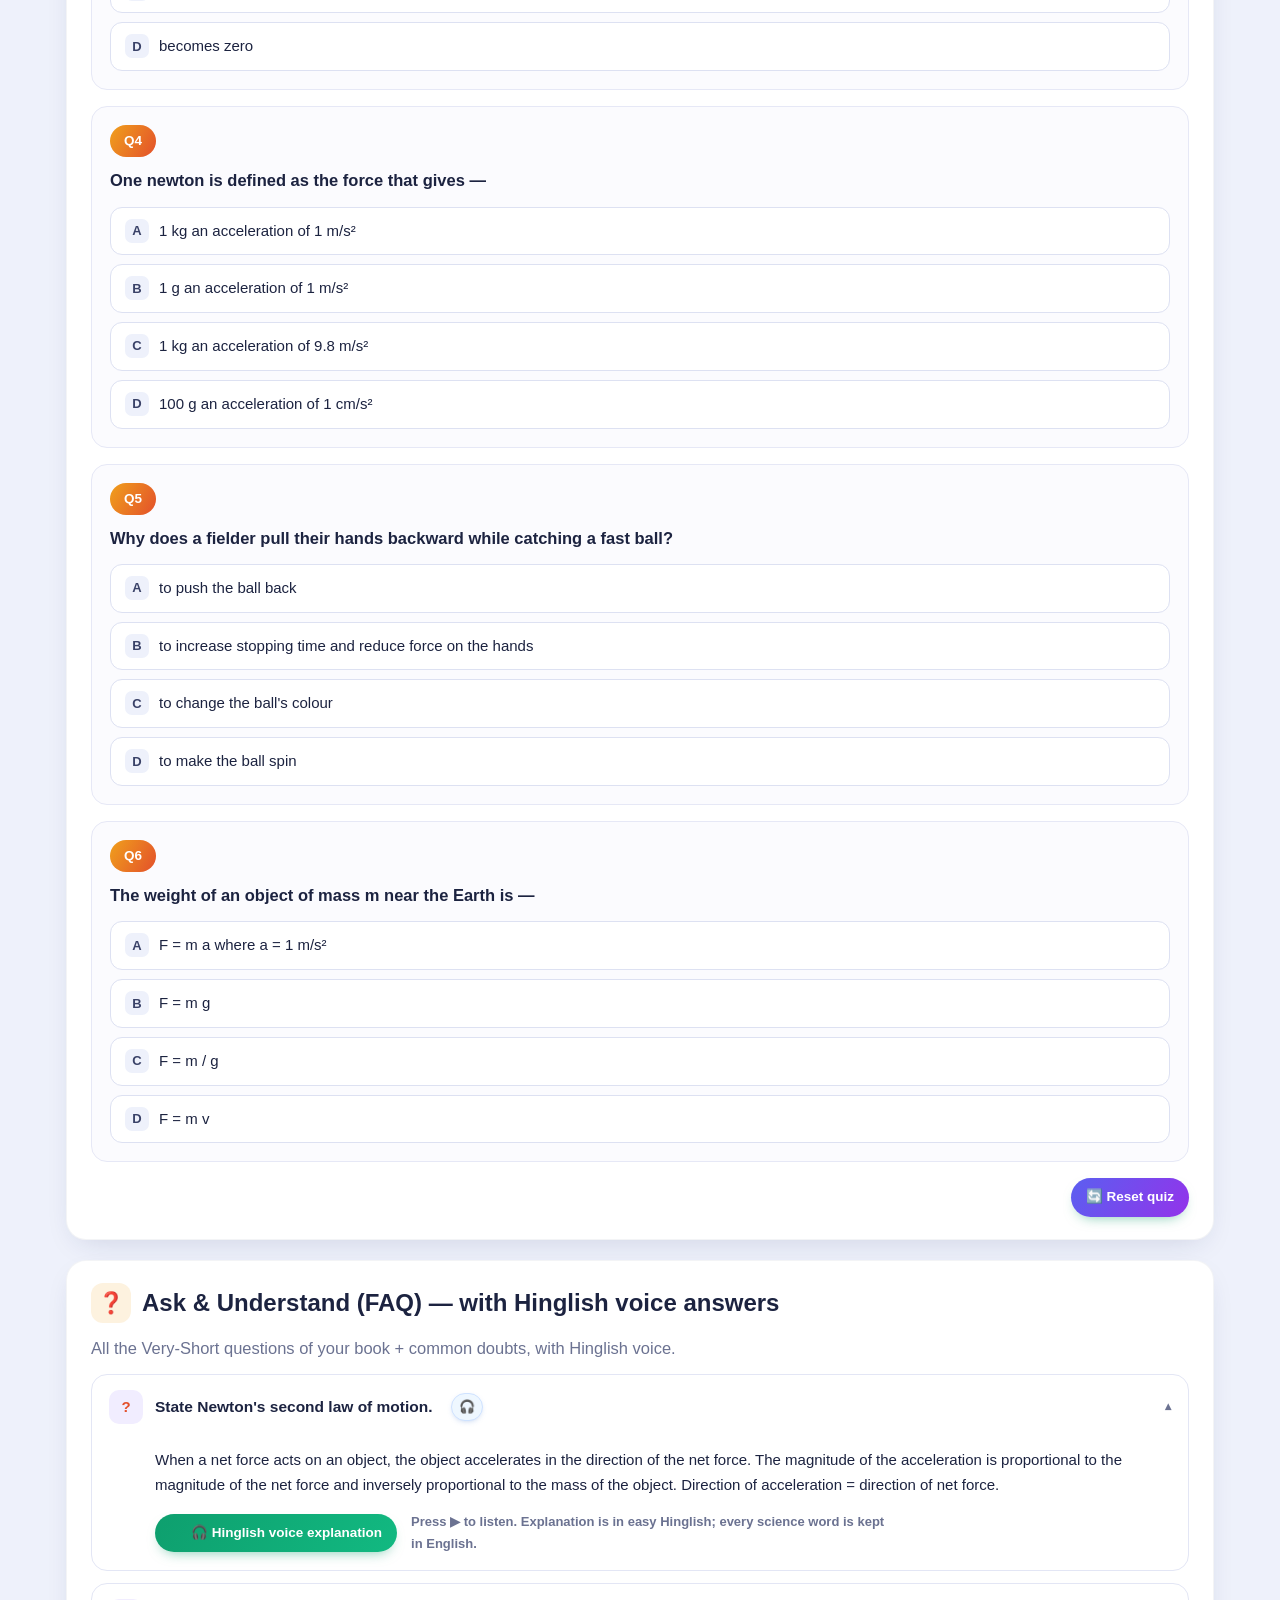
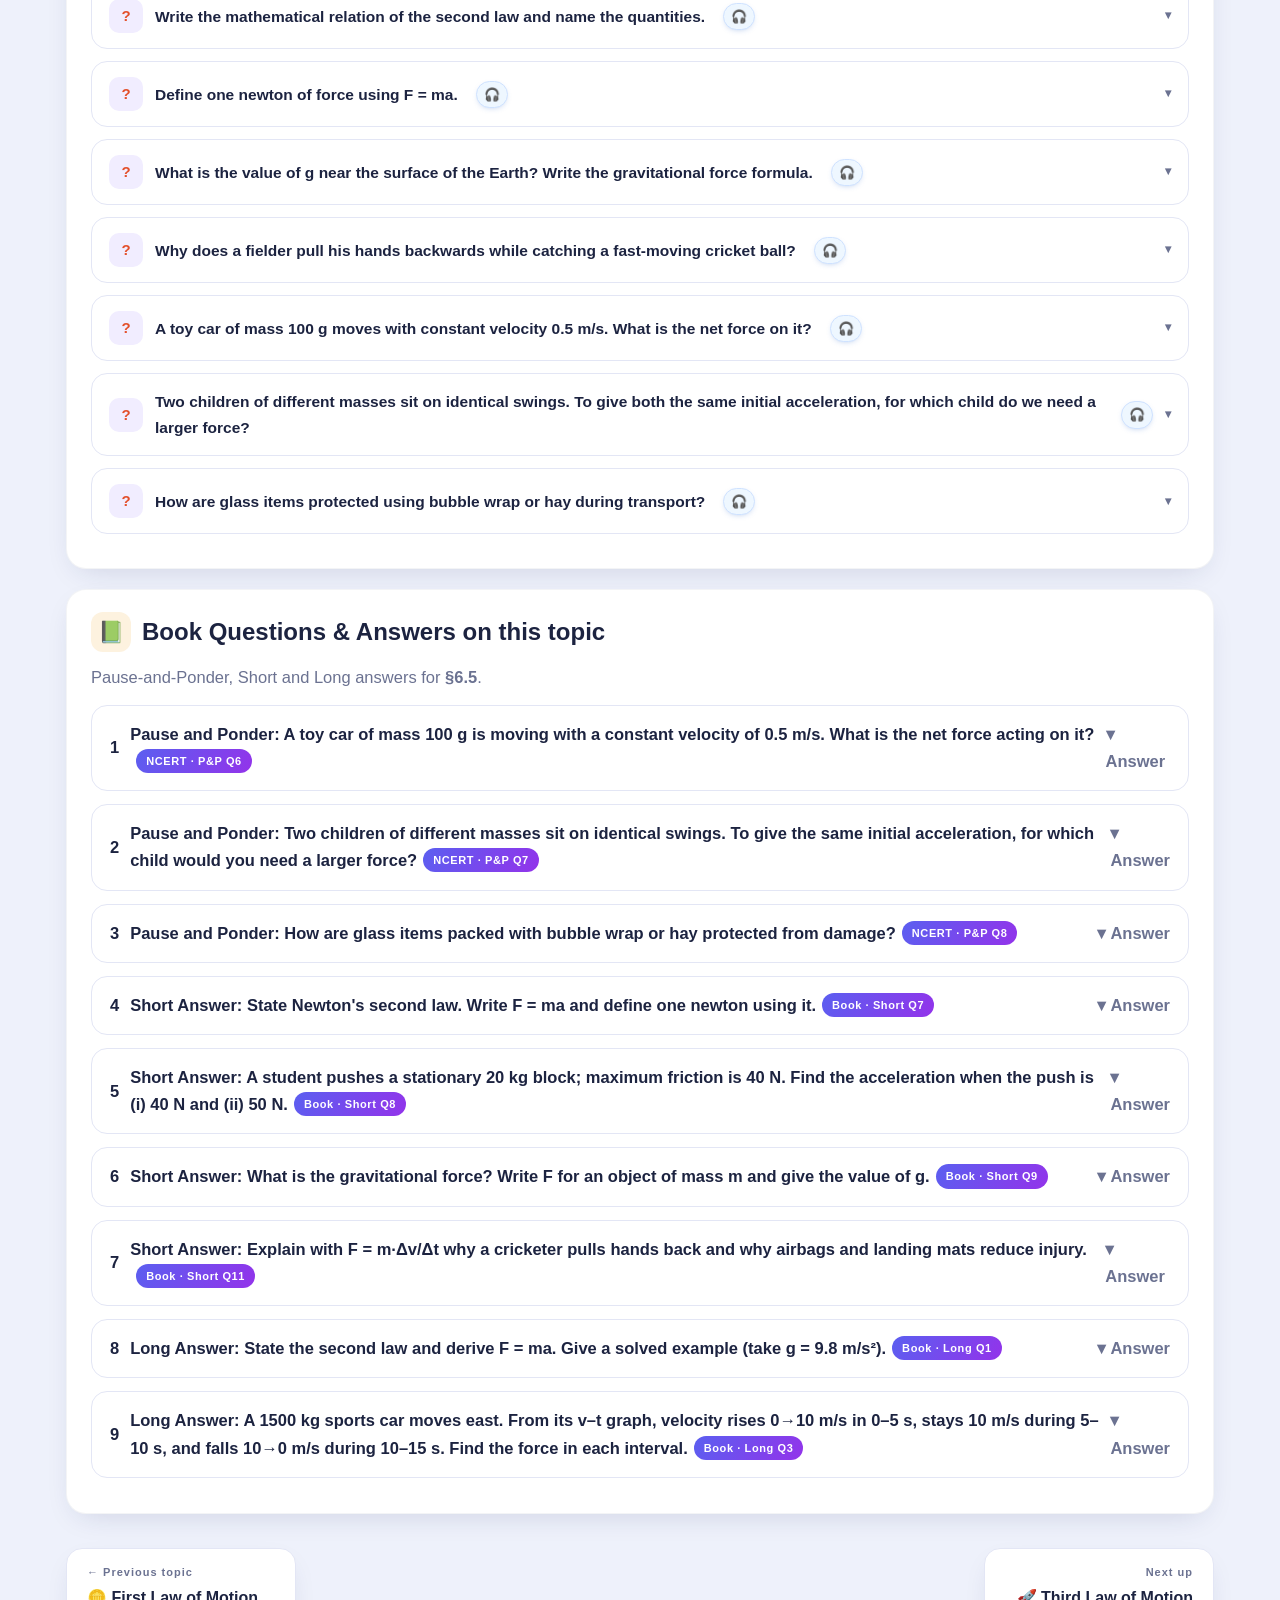
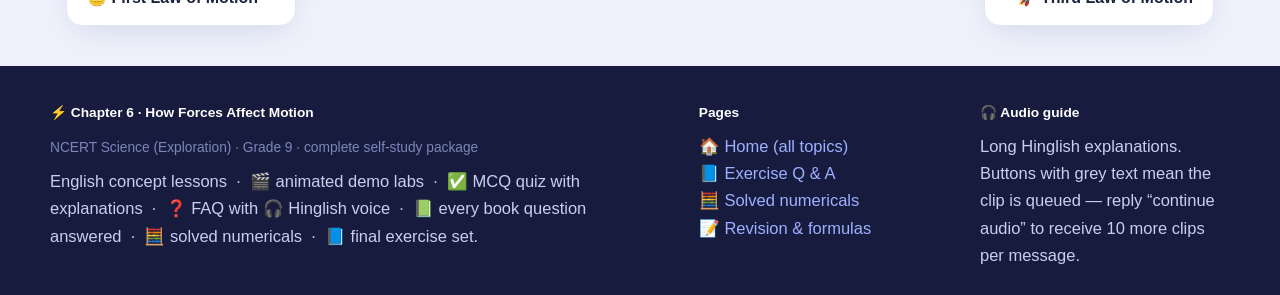
<file: topics/t5-newtons-second-law.html>
<!DOCTYPE html><html lang="en"><head><meta charset="utf-8"><meta name="viewport" content="width=device-width,initial-scale=1"><title>6.5 Newton's Second Law of Motion — How Forces Affect Motion (Ch 6)</title><meta name="description" content="Grade 9 Science Chapter 6 — How Forces Affect Motion: self-study site with lessons, animations, MCQ, FAQ and audio."><link rel="icon" href="data:image/svg+xml,%3Csvg xmlns=%22http://www.w3.org/2000/svg%22 viewBox=%220 0 100 100%22%3E%3Crect width=%22100%22 height=%22100%22 rx=%2220%22 fill=%22%235b5ff0%22/%3E%3Ctext y=%2268%22 x=%2250%22 font-size=%2255%22 text-anchor=%22middle%22 fill=%22white%22%3E⚡%3C/text%3E%3C/svg%3E"><link rel="stylesheet" href="../assets/css/style.css"></head><body data-acc="#f0a01c" style="--acc:#f0a01c;--acc2:#e3502b"><div class="progress"></div><header class="nav"><div class="nav-in"><a class="brand" href="../index.html"><svg class="logo" viewBox="0 0 48 48"><defs><linearGradient id="lg" x1="0" y1="0" x2="1" y2="1"><stop offset="0" stop-color="#ffd24d"/><stop offset="1" stop-color="#ff5e62"/></linearGradient></defs><rect x="3" y="3" width="42" height="42" rx="12" fill="url(#lg)"/><path d="M14 34 L34 14 M20 14 h14 v14 M28 34 H14 V20" stroke="#fff" stroke-width="4" stroke-linecap="round" stroke-linejoin="round" fill="none"/></svg><span>Chapter 6<small>How Forces Affect Motion · Grade 9</small></span></a><nav class="nav-links"><a class="desk" href="../index.html">Home</a><a class="desk" href="../exercise.html">Exercise Q&A</a><a class="desk" href="../practice.html">Numericals</a><a class="desk" href="../revision.html">Revision</a><div class="drop" id="dd"><button type="button" class="menu-btn" aria-haspopup="true" aria-expanded="false">☰&nbsp;Menu</button><button type="button" class="desk dd-btn" aria-haspopup="true" aria-expanded="false">📚 Topics ▾</button><div class="drop-panel"><div class="grp">MAIN</div><a href="../index.html"><span class="dp-ico" style="background:#5b5ff022">🏠</span>Home — Topic Map</a><div class="grp">📖 TOPICS OF CHAPTER 6</div><a href="../topics/t1-concept-of-force.html"><span class="dp-ico" style="background:#5b5ff022">⚡</span>6.1 Concept of Force</a><a href="../topics/t2-balanced-and-unbalanced-forces.html"><span class="dp-ico" style="background:#0ea5a422">⚖️</span>6.2 Balanced & Unbalanced Forces</a><a href="../topics/t3-force-of-friction.html"><span class="dp-ico" style="background:#f2702b22">🧲</span>6.3 Force of Friction</a><a href="../topics/t4-newtons-first-law.html"><span class="dp-ico" style="background:#2f80d022">🪙</span>6.4 First Law of Motion & Inertia</a><a href="../topics/t5-newtons-second-law.html"><span class="dp-ico" style="background:#f0a01c22">🛒</span>6.5 Second Law (F = m·a)</a><a href="../topics/t6-newtons-third-law.html"><span class="dp-ico" style="background:#ff4d6d22">🚀</span>6.6 Third Law (Action–Reaction)</a><a href="../topics/t7-forces-on-a-system.html"><span class="dp-ico" style="background:#35b46922">🔗</span>6.7 System of Objects + Momentum</a><div class="grp">✏️ QUESTIONS & REVISION</div><a href="../exercise.html"><span class="dp-ico" style="background:#e34b4b22">📘</span>Exercise Questions & Answers (final)</a><a href="../practice.html"><span class="dp-ico" style="background:#0ea5a422">🧮</span>Solved Numericals Practice Zone</a><a href="../revision.html"><span class="dp-ico" style="background:#9333ea22">📝</span>Revision, Summary & Formulas</a></div></div></nav></div></header><section class="hero"><div class="dots"></div><div class="hero-in"><div class="crumb" style="margin-top:14px"><a href="../index.html" style="background:rgba(255,255,255,.16);color:#fff;box-shadow:none">🏠 Home</a> <span style="color:#c9d2ff">→</span> <span style="background:rgba(255,255,255,.16);color:#fff;box-shadow:none">Chapter 6 · 6.5</span></div><div class="chip" style="margin-top:16px">Grade 9 Science · NCERT Exploration</div><div style="display:flex;gap:20px;align-items:center;flex-wrap:wrap"><div style="flex:1;min-width:260px"><h1>🛒 6.5 Newton's Second Law of Motion</h1><p class="sub">F = m·a — the master key. More force → more acceleration; more mass → less acceleration.</p><div class="tags"><span>F = m a</span><span>1 newton</span><span>F = m g</span><span>Impulse</span><span>Safety & impulse</span></div><div class="hero-btns"><a class="btn primary" href="#lesson">📖 Start lesson</a><a class="btn ghost" href="#demo">🎬 Demo lab</a><a class="btn ghost" href="#quiz">✅ Quiz</a><a class="btn ghost" href="#faq">❓ FAQ + 🎧</a><a class="btn ghost" href="#bookqa">📗 Book Q&A</a></div></div><div class="hero-emoji" style="font-size:110px;filter:drop-shadow(0 16px 22px rgba(0,0,0,.4))">🛒</div></div></div></section><main class="wrap"><section class="card reveal"><h2><span class="ico">🎧</span>Listen — full topic explained in Hinglish</h2>
    <div class="aud-row">
      <button type="button" class="aud-big" data-src="../audio/t5.mp3"><span class="wave"><i></i><i></i><i></i></span>
      <span class="lbl">▶ Play the long Hinglish explanation of “Newton's Second Law”</span></button>
      <span class="meta">F = m·a made easy in Hinglish — plus why airbags and 'pulling your hands back' save you from injury.</span>
    </div></section><section class="card reveal"><h2><span class="ico">🛒</span>Force produces acceleration — how are they related?</h2>
    <p>A force can start motion, stop it, or change velocity. A <b>change in velocity</b> means the object is
    <b>accelerating</b>. So a net force produces acceleration. From everyday experience we can guess:</p>
    <div class="learn">
      <div class="lc"><h4>💪 Bigger force</h4><p>Push a ball gently → small acceleration. Push it hard → large
      acceleration. For the <b>same object</b>, larger force ⇒ larger acceleration.</p></div>
      <div class="lc"><h4>🏋️ Bigger mass</h4><p>With the <b>same force</b>, a light object is easier to set in motion
      than a heavy one. Larger mass ⇒ smaller acceleration.</p></div>
    </div>
    <h3>🔬 How scientists tested this (Activity 6.3 & 6.4)</h3>
    <p>A cardboard cart on wheels is pulled by a thread over a pulley with a paper cup holding coins. By doubling the mass in
    the cup (doubling the force) on the same cart, the time taken halves — the cart's acceleration increased (a = 2s/T²).
    Then keeping the force same and doubling the cart's mass, the acceleration became about half. Conclusion:
    <b>a ∝ F</b> (mass fixed) and <b>a ∝ 1/m</b> (force fixed).</p>
    <div class="formula"><small>NEWTON'S SECOND LAW OF MOTION</small>When a net force acts on an object, the object accelerates
    in the direction of the net force.
    magnitude of acceleration ∝ net force&nbsp; &nbsp;and&nbsp; &nbsp;a ∝ 1 / mass</div>
    <div class="formula" style="font-size:clamp(20px,3.4vw,30px)">F = m · a &nbsp;&nbsp;⇔&nbsp;&nbsp; a = F ÷ m</div>
    <p>The direction of acceleration is always <b>the same as the direction of the net force</b>. Mass in kg, acceleration
    in m/s², force in N.</p>
    </section><section class="card reveal"><h2><span class="ico">📏</span>One newton defined — and the force of gravity</h2>
    <div class="note purple"><span class="ni">📐</span><div><b>One newton</b> is defined as the force that produces an
    acceleration of <b>1 m/s²</b> on an object of mass <b>1 kg</b>.<br>
    <span style="font-family:monospace;font-weight:800">1 N = 1 kg × 1 m/s² = 1 kg m/s²</span></div></div>
    <p><b>How much is 1 N really?</b> If you hold a 100&nbsp;g mass (about two 50-₹ or 2×50&nbsp;g packets) in your palm,
    the upward force your palm applies is roughly <b>1 N</b>.</p>
    <h3>🌍 Weight — the gravitational force (F = mg)</h3>
    <p>When an object falls freely towards the Earth, the acceleration involved is the <b>acceleration due to
    gravitational force</b>, denoted <b>g</b> ≈ <b>9.8 m/s²</b> (≈ 10 m/s² for quick calculations). Using F = ma, the
    gravitational force (weight) on a mass m is:</p>
    <div class="formula"><small>WEIGHT</small>F (weight) = m · g&nbsp;&nbsp;&nbsp;•&nbsp;&nbsp; g = 9.8 m/s² ≈ 10 m/s²</div>
    <div class="note blue"><span class="ni">💡</span><div><b>Note:</b> g does <b>not</b> depend on the mass of the falling
    object — all objects near the Earth's surface fall with the same acceleration (if air resistance is ignored).</div></div>
    </section><section class="card reveal"><h2><span class="ico">⏱️</span>Momentum form & impulse — why “pulling your hands back” saves you</h2>
    <p>Newton's second law is more completely stated using <b>momentum</b>. Momentum = mass × velocity.
    The second law says: <b>the rate of change of momentum of an object is equal to the net force acting on it</b>.
    From this we get the famous <b>impulse</b> idea:</p>
    <div class="formula"><small>IMPULSE = CHANGE IN MOMENTUM</small>F × t = m(v − u)&nbsp;&nbsp;&nbsp;⇒&nbsp;&nbsp; F = m(v − u) ÷ t</div>
    <p>For a fixed change in velocity, <b>increasing the time t reduces the force F</b>. This single idea protects us every day:</p>
    <div class="learn">
      <div class="lc"><h4>🏏 Catching a cricket ball</h4><p>A fielder pulls their hands <b>backwards with the ball</b> — the time to stop the ball increases, so the force on the hands is smaller and there is less injury.</p></div>
      <div class="lc"><h4>🎈 Airbags & seat belts</h4><p>In a crash the airbag inflates and <b>increases the stopping time</b> of your head/chest → smaller force on your body.</p></div>
      <div class="lc"><h4>🥥 Breaking a coconut</h4><p>The coconut hits the hard ground and stops in a <b>very short time</b> → a very large force breaks the shell.</p></div>
      <div class="lc"><h4>🛋️ Landing mats & sand</h4><p>High-jump mats and sand pits let athletes sink in, increasing stopping time and reducing the force (and injury).</p></div>
    </div>
    </section><section class="card reveal"><h2><span class="ico">✏️</span>Worked examples from the chapter</h2>
    <div class="ex"><div class="ex-q">Example 6.4: A weightlifter holds a barbell of total mass 30&nbsp;kg (bar 10&nbsp;kg + 10&nbsp;kg on each side) steady. How much force does she apply?</div>
    <div class="ex-a">Gravitational force downward, F = mg = 30 × 9.8 = <b>294 N</b>. To hold it steady (no acceleration),
    she must push <b>upwards with an equal force of 294 N</b>.</div></div>
    <div class="ex"><div class="ex-q">Example 6.5: A student pushes a stationary 25&nbsp;kg block on a horizontal floor.
    Maximum friction is 50&nbsp;N. Find the displacement in 2&nbsp;s if the student pushes with (i) 50&nbsp;N and (ii) 55&nbsp;N forward.</div>
    <div class="ex-a"><b>(i) F = 50 N:</b> applied force equals friction → net force = 0 → the block <b>remains stationary</b>,
    displacement = 0.<br><b>(ii) F = 55 N:</b> net force = 55 − 50 = <b>5 N</b>. Acceleration a = F/m = 5 ÷ 25 = <b>0.2 m/s²</b>.
    From s = ut + ½at² = 0 + ½ × 0.2 × (2)² = <b>0.4 m forward</b> in 2 seconds.</div></div>
    <div class="ex"><div class="ex-q">Example 6.6: A 1500&nbsp;kg sports car moves east. Its v–t graph shows: 0–5&nbsp;s it speeds up
    from 0 to 10&nbsp;m/s; 5–10&nbsp;s speed stays 10&nbsp;m/s; 10–15&nbsp;s it slows to 0. Find the force in each interval.</div>
    <div class="ex-a"><b>(i) 0–5 s:</b> a = (10−0)/5 = 2 m/s² → F = 1500 × 2 = <b>3000 N east</b>.<br>
    <b>(ii) 5–10 s:</b> velocity constant → a = 0 → <b>F = 0</b>.<br>
    <b>(iii) 10–15 s:</b> a = (0−10)/5 = −2 m/s² → F = 1500 × (−2) = <b>−3000 N (i.e. 3000 N west</b>, opposite to motion).</div></div>
    </section><section class="card reveal" id="demo"><h2><span class="ico">🎬</span>Demo Lab — F = m·a playground 🎬</h2><div class="demo"><div class="stage" id="demoSecond"></div><div class="cap">Change the force F and the mass m, then press Push. Watch the cart — same force on a heavier cart moves it more lazily (smaller a).</div></div></section><section class="card reveal"><h2><span class="ico">✅</span>Quick Quiz — Second Law (F = m·a)</h2>
    <p class="mut" style="margin-bottom:6px">Think and choose — the explanation appears instantly.</p>
    <div class="quizbox"><div class="q-item" data-ans="1"><div class="q-no">Q1</div><div class="q-text">The same force F is applied to a light ball and a heavy ball. Which accelerates more?</div><div class="opts"><button class="opt" data-exp="Correct — a = F/m. For the same force, smaller mass gives larger acceleration."><span class="key">A</span><span>The heavy ball</span></button><button class="opt" data-exp=""><span class="key">B</span><span>The light ball</span></button><button class="opt" data-exp=""><span class="key">C</span><span>Both equally</span></button><button class="opt" data-exp=""><span class="key">D</span><span>Neither accelerates</span></button></div><div class="feedback"></div></div><div class="q-item" data-ans="1"><div class="q-no">Q2</div><div class="q-text">A net force of 6&nbsp;N acts on a 2&nbsp;kg object. Its acceleration is —</div><div class="opts"><button class="opt" data-exp="a = F/m = 6/2 = 3 m/s². Correct!"><span class="key">A</span><span>12 m/s²</span></button><button class="opt" data-exp=""><span class="key">B</span><span>3 m/s²</span></button><button class="opt" data-exp=""><span class="key">C</span><span>8 m/s²</span></button><button class="opt" data-exp=""><span class="key">D</span><span>0.33 m/s²</span></button></div><div class="feedback"></div></div><div class="q-item" data-ans="2"><div class="q-no">Q3</div><div class="q-text">If the net force on an object is doubled while its mass stays the same, its acceleration —</div><div class="opts"><button class="opt" data-exp="Right — acceleration is proportional to net force: double the force, double the acceleration."><span class="key">A</span><span>halves</span></button><button class="opt" data-exp=""><span class="key">B</span><span>stays the same</span></button><button class="opt" data-exp=""><span class="key">C</span><span>doubles</span></button><button class="opt" data-exp=""><span class="key">D</span><span>becomes zero</span></button></div><div class="feedback"></div></div><div class="q-item" data-ans="0"><div class="q-no">Q4</div><div class="q-text">One newton is defined as the force that gives —</div><div class="opts"><button class="opt" data-exp="Yes — 1 N = 1 kg × 1 m/s² = 1 kg m/s²."><span class="key">A</span><span>1 kg an acceleration of 1 m/s²</span></button><button class="opt" data-exp=""><span class="key">B</span><span>1 g an acceleration of 1 m/s²</span></button><button class="opt" data-exp=""><span class="key">C</span><span>1 kg an acceleration of 9.8 m/s²</span></button><button class="opt" data-exp=""><span class="key">D</span><span>100 g an acceleration of 1 cm/s²</span></button></div><div class="feedback"></div></div><div class="q-item" data-ans="1"><div class="q-no">Q5</div><div class="q-text">Why does a fielder pull their hands backward while catching a fast ball?</div><div class="opts"><button class="opt" data-exp="Correct — more time for the same velocity change means a smaller force (impulse idea)."><span class="key">A</span><span>to push the ball back</span></button><button class="opt" data-exp=""><span class="key">B</span><span>to increase stopping time and reduce force on the hands</span></button><button class="opt" data-exp=""><span class="key">C</span><span>to change the ball's colour</span></button><button class="opt" data-exp=""><span class="key">D</span><span>to make the ball spin</span></button></div><div class="feedback"></div></div><div class="q-item" data-ans="1"><div class="q-no">Q6</div><div class="q-text">The weight of an object of mass m near the Earth is —</div><div class="opts"><button class="opt" data-exp="Correct — weight = m × g (g = 9.8 m/s²). Mass never changes, but weight depends on gravity."><span class="key">A</span><span>F = m a where a = 1 m/s²</span></button><button class="opt" data-exp=""><span class="key">B</span><span>F = m g</span></button><button class="opt" data-exp=""><span class="key">C</span><span>F = m / g</span></button><button class="opt" data-exp=""><span class="key">D</span><span>F = m v</span></button></div><div class="feedback"></div></div><p style="text-align:right;margin:8px 0 0"><button type="button" class="aud-btn quiz-reset" style="background:linear-gradient(120deg,#5b5ff0,#9333ea)">🔄 Reset quiz</button></p></div></section><section class="card reveal"><h2><span class="ico">❓</span>Ask & Understand (FAQ) — with Hinglish voice answers</h2>
    <p class="mut" style="margin-bottom:8px">All the Very-Short questions of your book + common doubts, with Hinglish voice.</p>
    <div class="faqbox"><details class="faq" open><summary><span class="fq-ico">?</span><span>State Newton's second law of motion.</span><span class="qchip" title="Voice explanation ready — open to play">🎧</span><span class="chev">▾</span></summary><div class="fbody"><p>When a net force acts on an object, the object accelerates in
      the direction of the net force. The magnitude of the acceleration is proportional to the magnitude of the net force and
      inversely proportional to the mass of the object. Direction of acceleration = direction of net force.</p><div class="aud-row"><button type="button" class="aud-btn" data-src="../audio/t5-faq1.mp3"><span class="wave"><i></i><i></i><i></i></span><span class="lbl">🎧 Hinglish voice explanation</span></button><span class="meta">Press ▶ to listen. Explanation is in easy Hinglish; every science word is kept in English.</span></div></div></details><details class="faq"><summary><span class="fq-ico">?</span><span>Write the mathematical relation of the second law and name the quantities.</span><span class="qchip" title="Voice explanation ready — open to play">🎧</span><span class="chev">▾</span></summary><div class="fbody"><p>a = F/m or F = m·a,
      where F = net force (in newton, N), m = mass (in kg) and a = acceleration (in m/s²). This relation gives both the
      magnitude and the direction of acceleration.</p><div class="aud-row"><button type="button" class="aud-btn" data-src="../audio/t5-faq2.mp3"><span class="wave"><i></i><i></i><i></i></span><span class="lbl">🎧 Hinglish voice explanation</span></button><span class="meta">Press ▶ to listen. Explanation is in easy Hinglish; every science word is kept in English.</span></div></div></details><details class="faq"><summary><span class="fq-ico">?</span><span>Define one newton of force using F = ma.</span><span class="qchip" title="Voice explanation ready — open to play">🎧</span><span class="chev">▾</span></summary><div class="fbody"><p>One newton is the force that produces an acceleration of
      exactly 1 m/s² on an object of mass 1 kg. So 1 N = 1 kg × 1 m/s² = 1 kg m/s².</p><div class="aud-row"><button type="button" class="aud-btn" data-src="../audio/t5-faq3.mp3"><span class="wave"><i></i><i></i><i></i></span><span class="lbl">🎧 Hinglish voice explanation</span></button><span class="meta">Press ▶ to listen. Explanation is in easy Hinglish; every science word is kept in English.</span></div></div></details><details class="faq"><summary><span class="fq-ico">?</span><span>What is the value of g near the surface of the Earth? Write the gravitational force formula.</span><span class="qchip" title="Voice explanation ready — open to play">🎧</span><span class="chev">▾</span></summary><div class="fbody"><p>
      g = 9.8 m/s² near the surface of the Earth (taken as ≈ 10 m/s² for quick estimation). The gravitational force on a mass
      m is F = mg. Interesting: g does not depend on the mass of the object — all objects fall with the same acceleration
      (ignoring air resistance).</p><div class="aud-row"><button type="button" class="aud-btn" data-src="../audio/t5-faq4.mp3"><span class="wave"><i></i><i></i><i></i></span><span class="lbl">🎧 Hinglish voice explanation</span></button><span class="meta">Press ▶ to listen. Explanation is in easy Hinglish; every science word is kept in English.</span></div></div></details><details class="faq"><summary><span class="fq-ico">?</span><span>Why does a fielder pull his hands backwards while catching a fast-moving cricket ball?</span><span class="qchip" title="Voice explanation ready — open to play">🎧</span><span class="chev">▾</span></summary><div class="fbody"><p>The ball has a
      large velocity that must become zero. If the hands stay stiff, the stopping time is tiny → enormous force on the hands.
      By pulling the hands back with the ball, the fielder <b>increases the time</b> of stopping. From F = m(v−u)/t, larger t
      ⇒ smaller F — so less force acts on the hands and there is less injury.</p><div class="aud-row"><button type="button" class="aud-btn" data-src="../audio/t5-faq5.mp3"><span class="wave"><i></i><i></i><i></i></span><span class="lbl">🎧 Hinglish voice explanation</span></button><span class="meta">Press ▶ to listen. Explanation is in easy Hinglish; every science word is kept in English.</span></div></div></details><details class="faq"><summary><span class="fq-ico">?</span><span>A toy car of mass 100&nbsp;g moves with constant velocity 0.5&nbsp;m/s. What is the net force on it?</span><span class="qchip" title="Voice explanation ready — open to play">🎧</span><span class="chev">▾</span></summary><div class="fbody"><p>
      Constant velocity means acceleration = 0. From the first/second law, net force = mass × acceleration = 0. So the net
      force on the toy car is <b>zero</b> (even though it is moving).</p><div class="aud-row"><button type="button" class="aud-btn" data-src="../audio/t5-faq6.mp3"><span class="wave"><i></i><i></i><i></i></span><span class="lbl">🎧 Hinglish voice explanation</span></button><span class="meta">Press ▶ to listen. Explanation is in easy Hinglish; every science word is kept in English.</span></div></div></details><details class="faq"><summary><span class="fq-ico">?</span><span>Two children of different masses sit on identical swings. To give both the same initial acceleration, for which child do we need a larger force?</span><span class="qchip" title="Voice explanation ready — open to play">🎧</span><span class="chev">▾</span></summary><div class="fbody"><p>
      The <b>heavier child</b>. From F = m·a, for the same acceleration a, the required force is proportional to the mass —
      so the child with larger mass needs the larger force.</p><div class="aud-row"><button type="button" class="aud-btn" data-src="../audio/t5-faq7.mp3"><span class="wave"><i></i><i></i><i></i></span><span class="lbl">🎧 Hinglish voice explanation</span></button><span class="meta">Press ▶ to listen. Explanation is in easy Hinglish; every science word is kept in English.</span></div></div></details><details class="faq"><summary><span class="fq-ico">?</span><span>How are glass items protected using bubble wrap or hay during transport?</span><span class="qchip" title="Voice explanation ready — open to play">🎧</span><span class="chev">▾</span></summary><div class="fbody"><p>When a vehicle jerks or stops,
      the glass items collide and would stop in a very short time → very large force → breaking. Bubble wrap or hay is soft:
      it <b>increases the stopping time</b> of each item, reducing the force of impact (impulse idea), so the glass does not break.</p><div class="aud-row"><button type="button" class="aud-btn" data-src="../audio/t5-faq8.mp3"><span class="wave"><i></i><i></i><i></i></span><span class="lbl">🎧 Hinglish voice explanation</span></button><span class="meta">Press ▶ to listen. Explanation is in easy Hinglish; every science word is kept in English.</span></div></div></details></div></section><section class="card reveal"><h2><span class="ico">📗</span>Book Questions & Answers on this topic</h2>
    <p class="mut" style="margin-bottom:8px">Pause-and-Ponder, Short and Long answers for <b>§6.5</b>.</p>
    <div class="big-list"><details class="bq"><summary><span class="qn">1</span><span><b>Pause and Ponder:</b> A toy car of mass 100&nbsp;g is moving with a constant velocity of 0.5&nbsp;m/s. What is the net force acting on it?<span style="display:inline-block;font-size:11px;font-weight:800;letter-spacing:.6px;color:#fff;background:linear-gradient(120deg,#5b5ff0,#9333ea);padding:3px 10px;border-radius:999px;margin-left:6px;vertical-align:2px">NCERT · P&P Q6</span></span><span class="chev">▾ Answer</span></summary><div class="bq-a"><b class="ans-tag">Answer —</b> <p>The car moves with constant velocity ⇒ acceleration = 0 ⇒ <b>net force = 0</b> (from F = ma = m × 0).</p></div></details><details class="bq"><summary><span class="qn">2</span><span><b>Pause and Ponder:</b> Two children of different masses sit on identical swings. To give the same initial acceleration, for which child would you need a larger force?<span style="display:inline-block;font-size:11px;font-weight:800;letter-spacing:.6px;color:#fff;background:linear-gradient(120deg,#5b5ff0,#9333ea);padding:3px 10px;border-radius:999px;margin-left:6px;vertical-align:2px">NCERT · P&P Q7</span></span><span class="chev">▾ Answer</span></summary><div class="bq-a"><b class="ans-tag">Answer —</b> <p>The <b>heavier child</b>. F = m·a — for the same acceleration, the force needed is directly proportional to
        mass, so the larger-mass child needs the larger force.</p></div></details><details class="bq"><summary><span class="qn">3</span><span><b>Pause and Ponder:</b> How are glass items packed with bubble wrap or hay protected from damage?<span style="display:inline-block;font-size:11px;font-weight:800;letter-spacing:.6px;color:#fff;background:linear-gradient(120deg,#5b5ff0,#9333ea);padding:3px 10px;border-radius:999px;margin-left:6px;vertical-align:2px">NCERT · P&P Q8</span></span><span class="chev">▾ Answer</span></summary><div class="bq-a"><b class="ans-tag">Answer —</b> <p>The soft packing <b>increases the time</b> over which the glass items slow down or stop during jerks. A larger
        stopping time means a smaller force of impact (F = m·Δv/Δt), so the items do not break.</p></div></details><details class="bq"><summary><span class="qn">4</span><span><b>Short Answer:</b> State Newton's second law. Write F = ma and define one newton using it.<span style="display:inline-block;font-size:11px;font-weight:800;letter-spacing:.6px;color:#fff;background:linear-gradient(120deg,#5b5ff0,#9333ea);padding:3px 10px;border-radius:999px;margin-left:6px;vertical-align:2px">Book · Short Q7</span></span><span class="chev">▾ Answer</span></summary><div class="bq-a"><b class="ans-tag">Answer —</b> <p>Second law: when a net force acts on an object, the object accelerates in the direction of the net force; the
        acceleration is proportional to the net force and inversely proportional to the mass. Mathematically a = F/m, i.e.
        F = m·a (F = net force in N, m = mass in kg, a = acceleration in m/s²). One newton is the force that produces an
        acceleration of 1 m/s² on a mass of 1 kg; 1 N = 1 kg·m/s².</p></div></details><details class="bq"><summary><span class="qn">5</span><span><b>Short Answer:</b> A student pushes a stationary 20&nbsp;kg block; maximum friction is 40&nbsp;N. Find the acceleration when the push is (i) 40&nbsp;N and (ii) 50&nbsp;N.<span style="display:inline-block;font-size:11px;font-weight:800;letter-spacing:.6px;color:#fff;background:linear-gradient(120deg,#5b5ff0,#9333ea);padding:3px 10px;border-radius:999px;margin-left:6px;vertical-align:2px">Book · Short Q8</span></span><span class="chev">▾ Answer</span></summary><div class="bq-a"><b class="ans-tag">Answer —</b> <p>(i) Push = friction = 40 N → net force = 0 → acceleration = <b>0 m/s²</b> (block stays stationary).<br>
        (ii) Net force = 50 − 40 = 10 N → a = F/m = 10/20 = <b>0.5 m/s²</b> in the forward direction.</p></div></details><details class="bq"><summary><span class="qn">6</span><span><b>Short Answer:</b> What is the gravitational force? Write F for an object of mass m and give the value of g.<span style="display:inline-block;font-size:11px;font-weight:800;letter-spacing:.6px;color:#fff;background:linear-gradient(120deg,#5b5ff0,#9333ea);padding:3px 10px;border-radius:999px;margin-left:6px;vertical-align:2px">Book · Short Q9</span></span><span class="chev">▾ Answer</span></summary><div class="bq-a"><b class="ans-tag">Answer —</b> <p>The gravitational force is the force with which the Earth attracts every object towards itself. For an object of
        mass m, F = m·g. Near the Earth's surface g = 9.8 m/s² (≈ 10 m/s² for quick estimates). Unlike force, g does not depend
        on the object's mass — all objects experience the same gravitational acceleration.</p></div></details><details class="bq"><summary><span class="qn">7</span><span><b>Short Answer:</b> Explain with F = m·Δv/Δt why a cricketer pulls hands back and why airbags and landing mats reduce injury.<span style="display:inline-block;font-size:11px;font-weight:800;letter-spacing:.6px;color:#fff;background:linear-gradient(120deg,#5b5ff0,#9333ea);padding:3px 10px;border-radius:999px;margin-left:6px;vertical-align:2px">Book · Short Q11</span></span><span class="chev">▾ Answer</span></summary><div class="bq-a"><b class="ans-tag">Answer —</b> <p>When catching a fast ball, the change in velocity Δv is fixed. By pulling the hands backward, the time Δt
        increases. Since F = m·Δv/Δt, a bigger Δt gives a smaller force on the hands. Airbags, landing mats and sand pits work
        on the same principle — they increase the time of impact so the force experienced is smaller.</p></div></details><details class="bq"><summary><span class="qn">8</span><span><b>Long Answer:</b> State the second law and derive F = ma. Give a solved example (take g = 9.8 m/s²).<span style="display:inline-block;font-size:11px;font-weight:800;letter-spacing:.6px;color:#fff;background:linear-gradient(120deg,#5b5ff0,#9333ea);padding:3px 10px;border-radius:999px;margin-left:6px;vertical-align:2px">Book · Long Q1</span></span><span class="chev">▾ Answer</span></summary><div class="bq-a"><b class="ans-tag">Answer —</b> <p><b>Second law:</b> when a net force acts on an object, it accelerates in the direction of the net force;
        acceleration ∝ net force and ∝ 1/mass.</p>
        <p><b>Derivation of F = ma:</b> For fixed mass, experiments show a ∝ F. For a fixed force, a ∝ 1/m. Combining,
        a ∝ F/m, so a = k·F/m. Choosing SI units such that k = 1 gives F = m·a.</p>
        <p><b>Solved example:</b> A weightlifter holds a barbell of total mass 30 kg steady. Downward gravitational force =
        mg = 30 × 9.8 = 294 N. To keep it steady (net force 0) she applies an equal upward force of <b>294 N</b>.</p></div></details><details class="bq"><summary><span class="qn">9</span><span><b>Long Answer:</b> A 1500&nbsp;kg sports car moves east. From its v–t graph, velocity rises 0→10&nbsp;m/s in 0–5&nbsp;s, stays 10&nbsp;m/s during 5–10&nbsp;s, and falls 10→0&nbsp;m/s during 10–15&nbsp;s. Find the force in each interval.<span style="display:inline-block;font-size:11px;font-weight:800;letter-spacing:.6px;color:#fff;background:linear-gradient(120deg,#5b5ff0,#9333ea);padding:3px 10px;border-radius:999px;margin-left:6px;vertical-align:2px">Book · Long Q3</span></span><span class="chev">▾ Answer</span></summary><div class="bq-a"><b class="ans-tag">Answer —</b> <p>This is the same motion as Example 6.6 solved in the lesson above — here is the exam-style answer:<br>
        (i) 0–5 s: a = (10−0)/5 = 2 m/s² → F = 1500 × 2 = <b>3000 N east</b>.<br>
        (ii) 5–10 s: velocity constant → a = 0 → <b>F = 0 N</b>.<br>
        (iii) 10–15 s: a = (0−10)/5 = −2 m/s² → F = 1500 × (−2) = <b>−3000 N</b>, i.e. 3000 N towards the west
        (opposite to motion).</p></div></details></div></section><div class="pn"><div><a class="" href="../topics/t4-newtons-first-law.html" style="display:inline-flex;flex-direction:column;background:var(--card);padding:14px 20px;border-radius:16px;box-shadow:var(--shadow);border:1px solid #e3e6f5"><small style="color:var(--mut);font-weight:800;letter-spacing:1px">← Previous topic</small><b style="margin-top:4px;font-size:16px">🪙 First Law of Motion</b></a></div><div style="margin-left:auto"><a class="next" href="../topics/t6-newtons-third-law.html" style="display:inline-flex;flex-direction:column;background:var(--card);padding:14px 20px;border-radius:16px;box-shadow:var(--shadow);border:1px solid #e3e6f5"><small style="color:var(--mut);font-weight:800;letter-spacing:1px">Next up</small><b style="margin-top:4px;font-size:16px">🚀 Third Law of Motion</b></a></div></div></main><footer><div class="foot-in"><div><h5>⚡ Chapter 6 · How Forces Affect Motion</h5><small>NCERT Science (Exploration) · Grade 9 · complete self-study package</small><p style="max-width:540px;margin-top:8px">English concept lessons &nbsp;·&nbsp; 🎬 animated demo labs &nbsp;·&nbsp; ✅ MCQ quiz with explanations &nbsp;·&nbsp; ❓ FAQ with 🎧 Hinglish voice &nbsp;·&nbsp; 📗 every book question answered &nbsp;·&nbsp; 🧮 solved numericals &nbsp;·&nbsp; 📘 final exercise set.</p></div><div><h5>Pages</h5><p><a href="../index.html">🏠 Home (all topics)</a><br><a href="../exercise.html">📘 Exercise Q &amp; A</a><br><a href="../practice.html">🧮 Solved numericals</a><br><a href="../revision.html">📝 Revision &amp; formulas</a></p></div><div><h5>🎧 Audio guide</h5><p style="max-width:250px">Long Hinglish explanations. Buttons with grey text mean the clip is queued — reply “continue audio” to receive 10 more clips per message.</p></div></div></footer><button class="back-top" aria-label="Scroll to top">↑</button><script src="../assets/js/main.js"></script><script src="../assets/js/demos.js"></script></body></html>
</file>
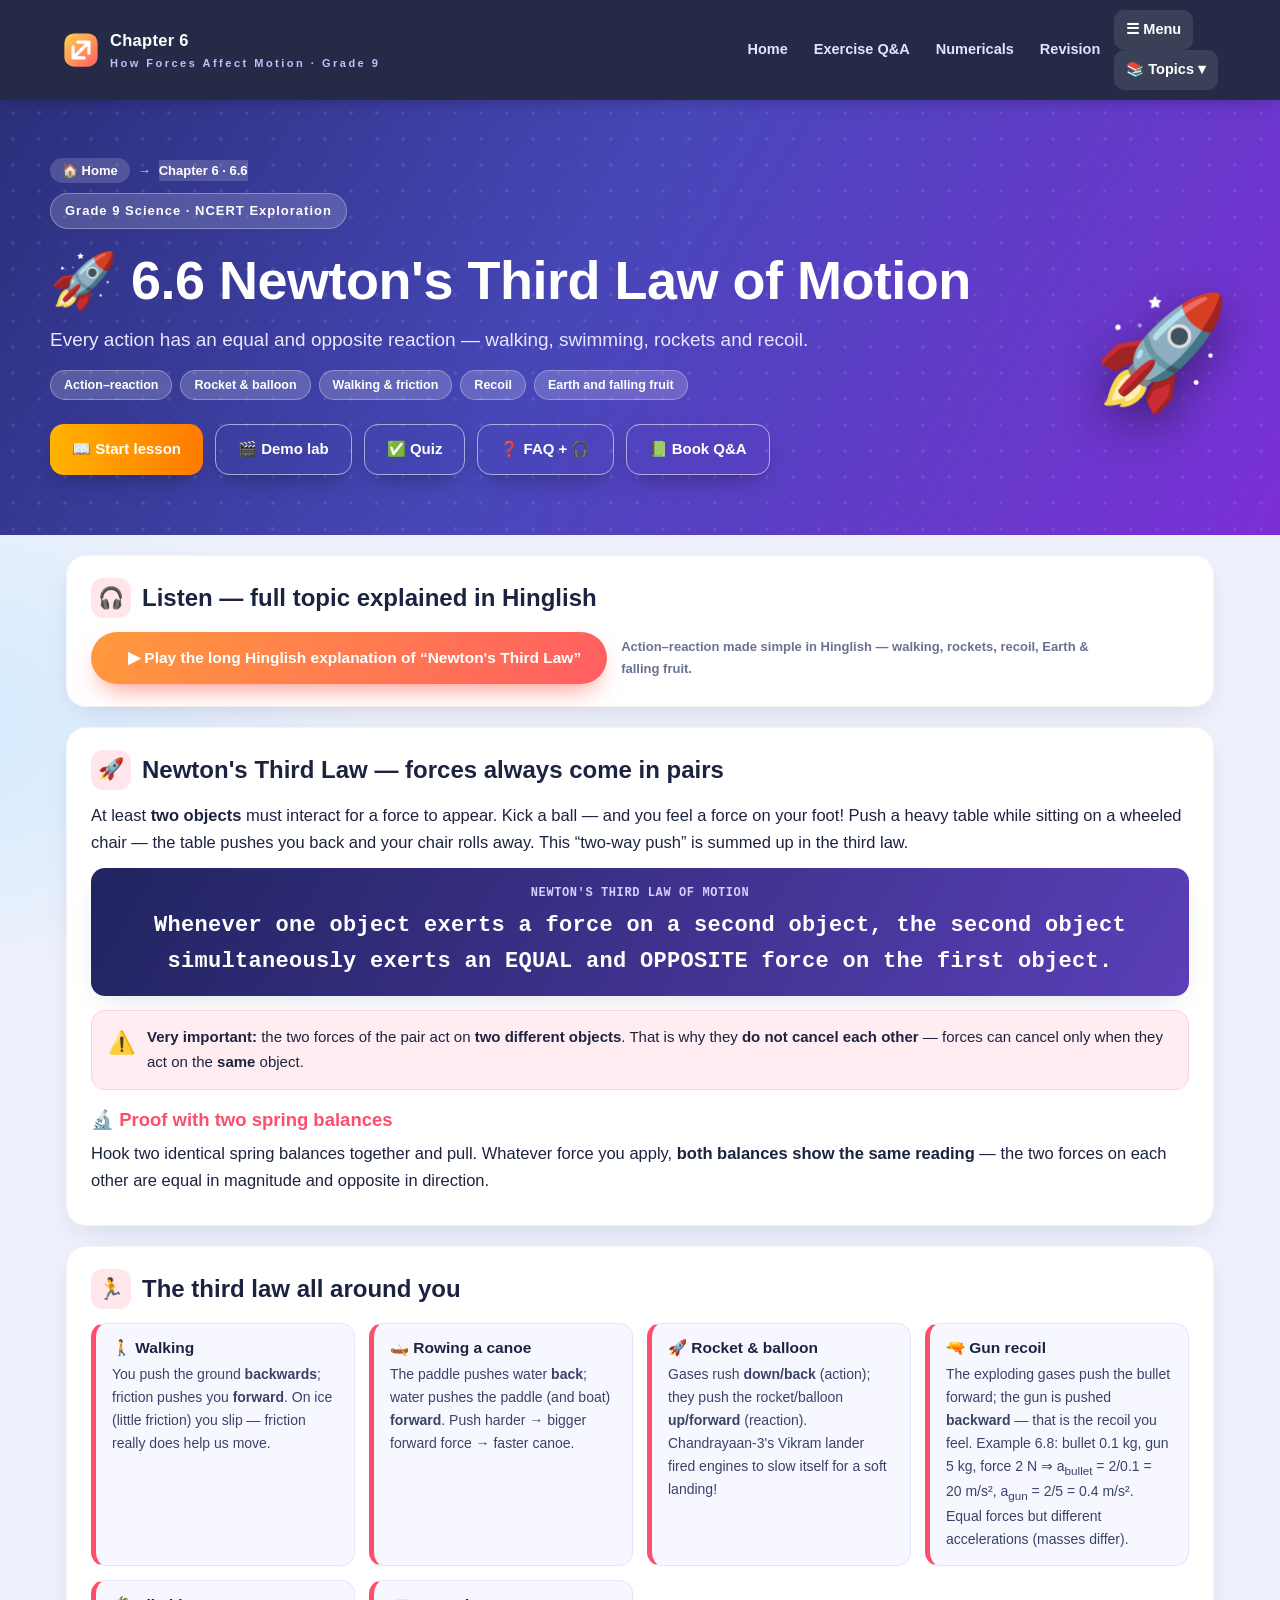
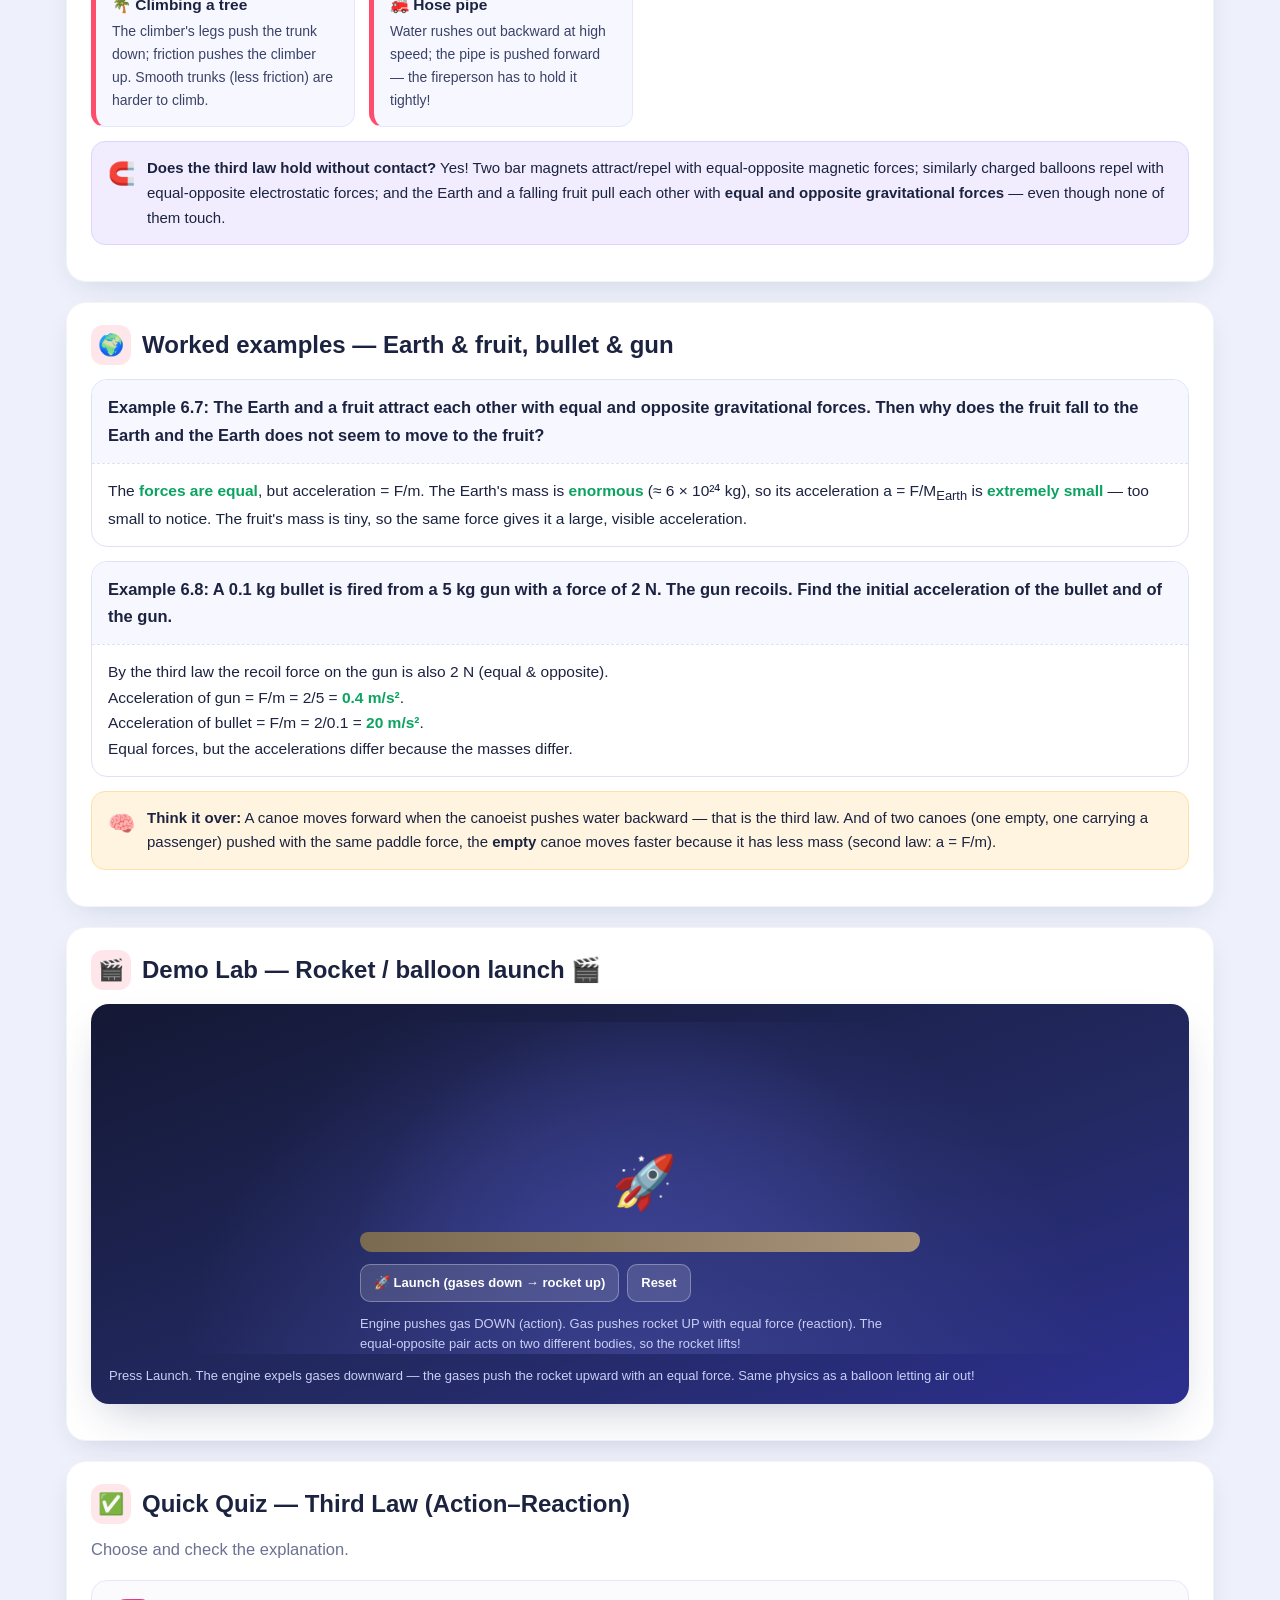
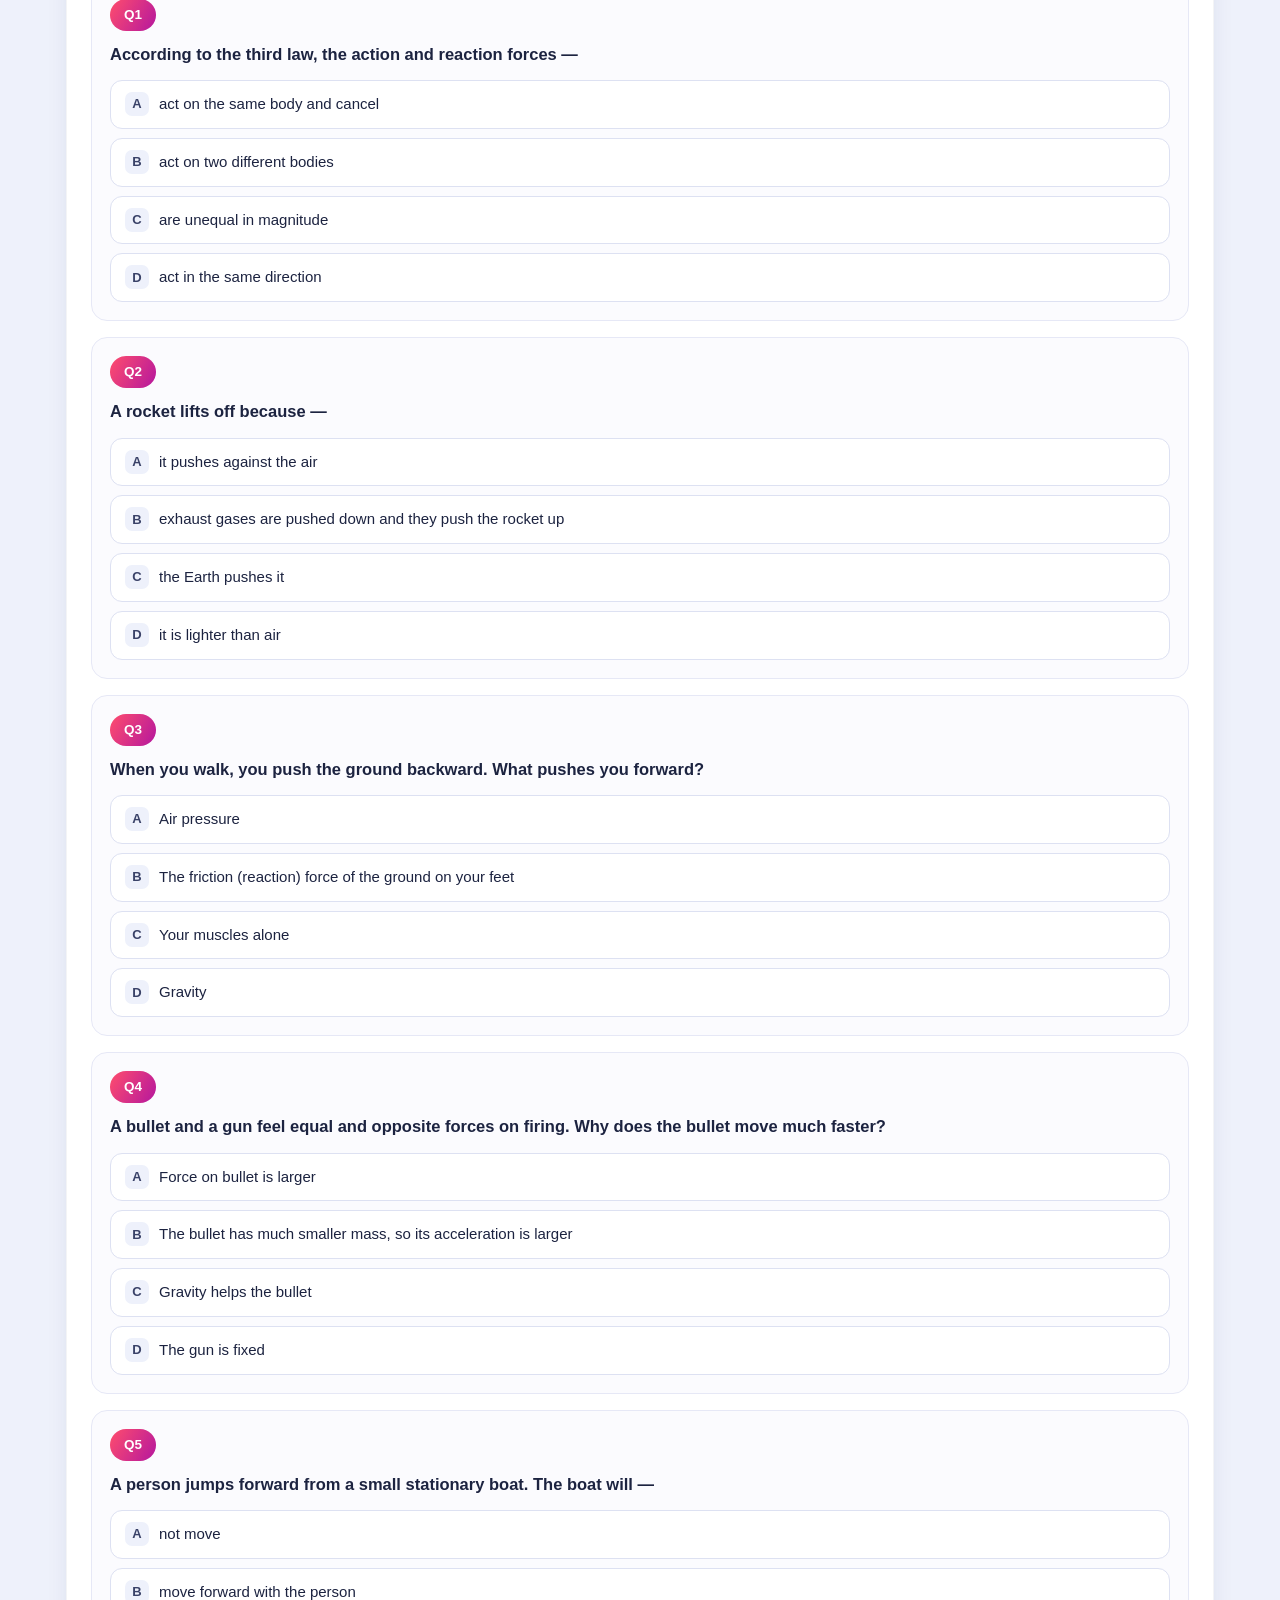
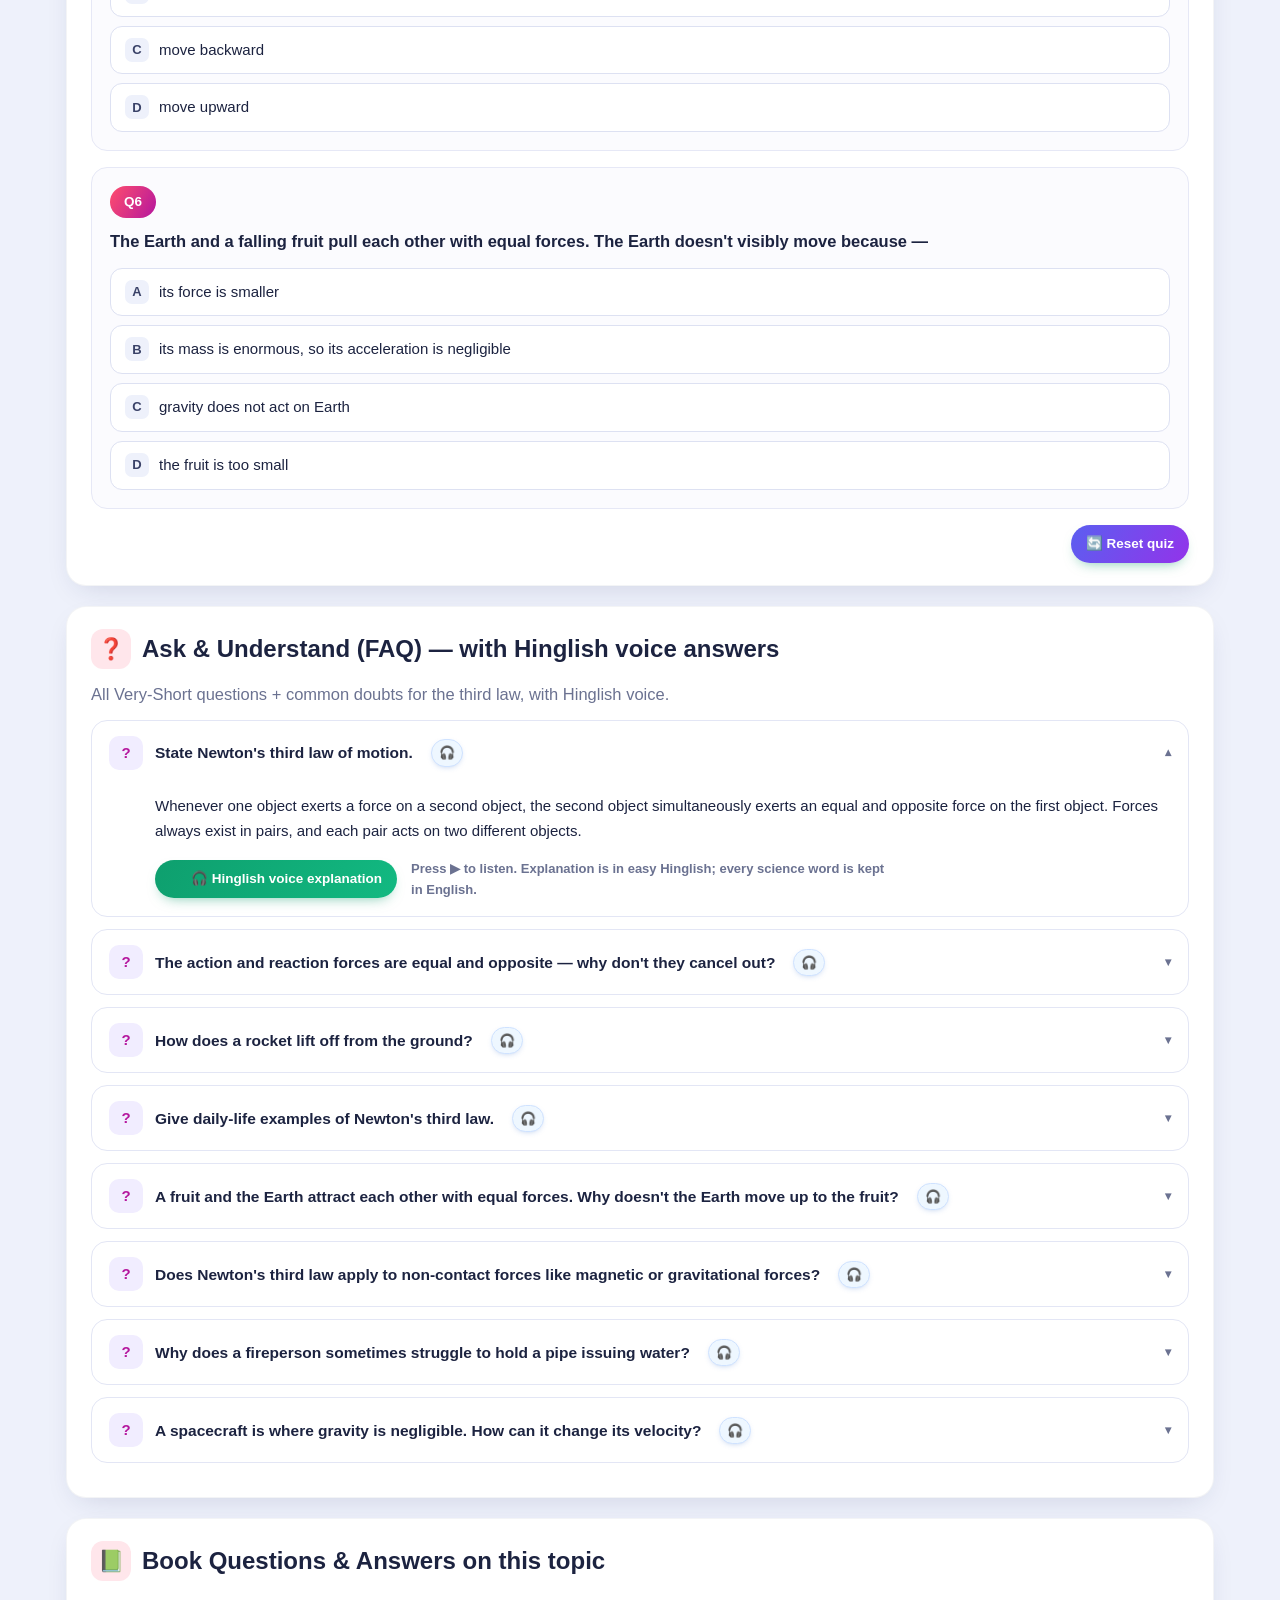
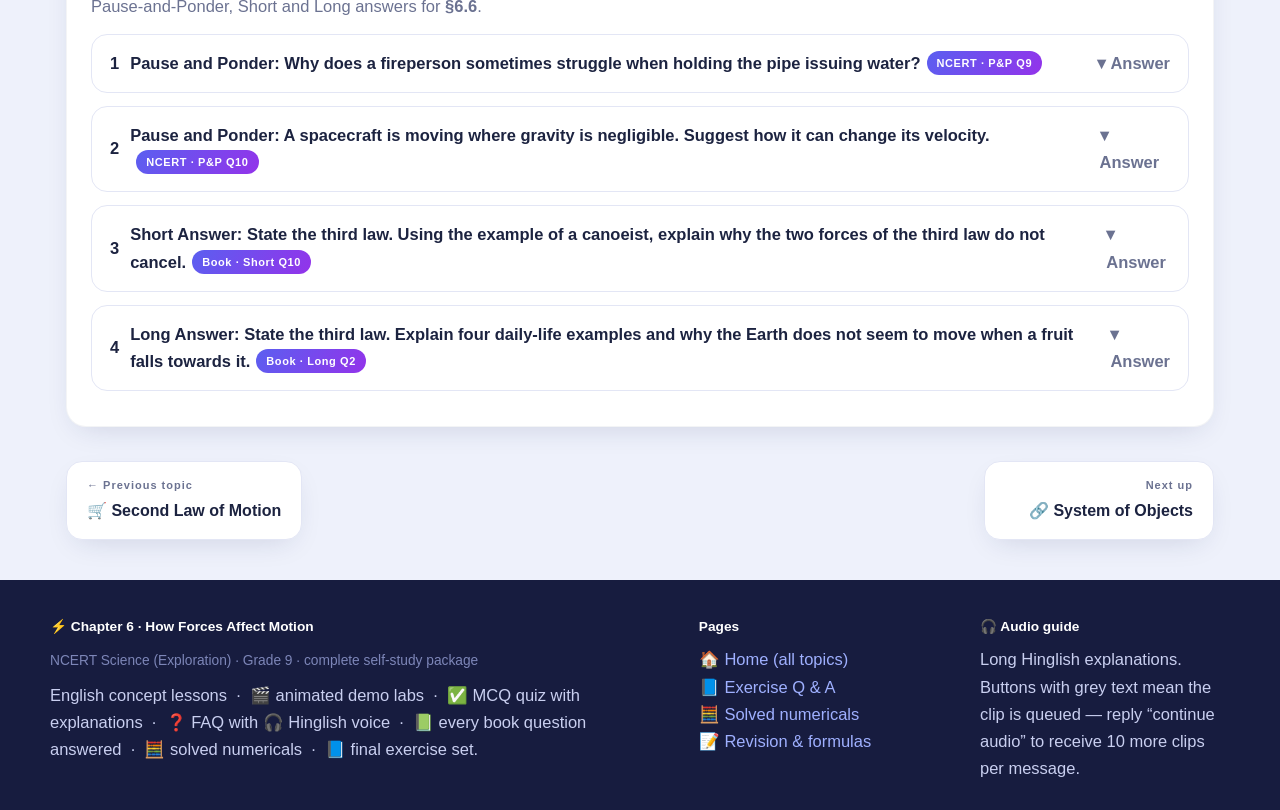
<file: topics/t6-newtons-third-law.html>
<!DOCTYPE html><html lang="en"><head><meta charset="utf-8"><meta name="viewport" content="width=device-width,initial-scale=1"><title>6.6 Newton's Third Law of Motion — How Forces Affect Motion (Ch 6)</title><meta name="description" content="Grade 9 Science Chapter 6 — How Forces Affect Motion: self-study site with lessons, animations, MCQ, FAQ and audio."><link rel="icon" href="data:image/svg+xml,%3Csvg xmlns=%22http://www.w3.org/2000/svg%22 viewBox=%220 0 100 100%22%3E%3Crect width=%22100%22 height=%22100%22 rx=%2220%22 fill=%22%235b5ff0%22/%3E%3Ctext y=%2268%22 x=%2250%22 font-size=%2255%22 text-anchor=%22middle%22 fill=%22white%22%3E⚡%3C/text%3E%3C/svg%3E"><link rel="stylesheet" href="../assets/css/style.css"></head><body data-acc="#ff4d6d" style="--acc:#ff4d6d;--acc2:#b5179e"><div class="progress"></div><header class="nav"><div class="nav-in"><a class="brand" href="../index.html"><svg class="logo" viewBox="0 0 48 48"><defs><linearGradient id="lg" x1="0" y1="0" x2="1" y2="1"><stop offset="0" stop-color="#ffd24d"/><stop offset="1" stop-color="#ff5e62"/></linearGradient></defs><rect x="3" y="3" width="42" height="42" rx="12" fill="url(#lg)"/><path d="M14 34 L34 14 M20 14 h14 v14 M28 34 H14 V20" stroke="#fff" stroke-width="4" stroke-linecap="round" stroke-linejoin="round" fill="none"/></svg><span>Chapter 6<small>How Forces Affect Motion · Grade 9</small></span></a><nav class="nav-links"><a class="desk" href="../index.html">Home</a><a class="desk" href="../exercise.html">Exercise Q&A</a><a class="desk" href="../practice.html">Numericals</a><a class="desk" href="../revision.html">Revision</a><div class="drop" id="dd"><button type="button" class="menu-btn" aria-haspopup="true" aria-expanded="false">☰&nbsp;Menu</button><button type="button" class="desk dd-btn" aria-haspopup="true" aria-expanded="false">📚 Topics ▾</button><div class="drop-panel"><div class="grp">MAIN</div><a href="../index.html"><span class="dp-ico" style="background:#5b5ff022">🏠</span>Home — Topic Map</a><div class="grp">📖 TOPICS OF CHAPTER 6</div><a href="../topics/t1-concept-of-force.html"><span class="dp-ico" style="background:#5b5ff022">⚡</span>6.1 Concept of Force</a><a href="../topics/t2-balanced-and-unbalanced-forces.html"><span class="dp-ico" style="background:#0ea5a422">⚖️</span>6.2 Balanced & Unbalanced Forces</a><a href="../topics/t3-force-of-friction.html"><span class="dp-ico" style="background:#f2702b22">🧲</span>6.3 Force of Friction</a><a href="../topics/t4-newtons-first-law.html"><span class="dp-ico" style="background:#2f80d022">🪙</span>6.4 First Law of Motion & Inertia</a><a href="../topics/t5-newtons-second-law.html"><span class="dp-ico" style="background:#f0a01c22">🛒</span>6.5 Second Law (F = m·a)</a><a href="../topics/t6-newtons-third-law.html"><span class="dp-ico" style="background:#ff4d6d22">🚀</span>6.6 Third Law (Action–Reaction)</a><a href="../topics/t7-forces-on-a-system.html"><span class="dp-ico" style="background:#35b46922">🔗</span>6.7 System of Objects + Momentum</a><div class="grp">✏️ QUESTIONS & REVISION</div><a href="../exercise.html"><span class="dp-ico" style="background:#e34b4b22">📘</span>Exercise Questions & Answers (final)</a><a href="../practice.html"><span class="dp-ico" style="background:#0ea5a422">🧮</span>Solved Numericals Practice Zone</a><a href="../revision.html"><span class="dp-ico" style="background:#9333ea22">📝</span>Revision, Summary & Formulas</a></div></div></nav></div></header><section class="hero"><div class="dots"></div><div class="hero-in"><div class="crumb" style="margin-top:14px"><a href="../index.html" style="background:rgba(255,255,255,.16);color:#fff;box-shadow:none">🏠 Home</a> <span style="color:#c9d2ff">→</span> <span style="background:rgba(255,255,255,.16);color:#fff;box-shadow:none">Chapter 6 · 6.6</span></div><div class="chip" style="margin-top:16px">Grade 9 Science · NCERT Exploration</div><div style="display:flex;gap:20px;align-items:center;flex-wrap:wrap"><div style="flex:1;min-width:260px"><h1>🚀 6.6 Newton's Third Law of Motion</h1><p class="sub">Every action has an equal and opposite reaction — walking, swimming, rockets and recoil.</p><div class="tags"><span>Action–reaction</span><span>Rocket & balloon</span><span>Walking & friction</span><span>Recoil</span><span>Earth and falling fruit</span></div><div class="hero-btns"><a class="btn primary" href="#lesson">📖 Start lesson</a><a class="btn ghost" href="#demo">🎬 Demo lab</a><a class="btn ghost" href="#quiz">✅ Quiz</a><a class="btn ghost" href="#faq">❓ FAQ + 🎧</a><a class="btn ghost" href="#bookqa">📗 Book Q&A</a></div></div><div class="hero-emoji" style="font-size:110px;filter:drop-shadow(0 16px 22px rgba(0,0,0,.4))">🚀</div></div></div></section><main class="wrap"><section class="card reveal"><h2><span class="ico">🎧</span>Listen — full topic explained in Hinglish</h2>
    <div class="aud-row">
      <button type="button" class="aud-big" data-src="../audio/t6.mp3"><span class="wave"><i></i><i></i><i></i></span>
      <span class="lbl">▶ Play the long Hinglish explanation of “Newton's Third Law”</span></button>
      <span class="meta">Action–reaction made simple in Hinglish — walking, rockets, recoil, Earth & falling fruit.</span>
    </div></section><section class="card reveal"><h2><span class="ico">🚀</span>Newton's Third Law — forces always come in pairs</h2>
    <p>At least <b>two objects</b> must interact for a force to appear. Kick a ball — and you feel a force on your foot!
    Push a heavy table while sitting on a wheeled chair — the table pushes you back and your chair rolls away.
    This “two-way push” is summed up in the third law.</p>
    <div class="formula"><small>NEWTON'S THIRD LAW OF MOTION</small>Whenever one object exerts a force on a second object, the second
    object simultaneously exerts an EQUAL and OPPOSITE force on the first object.</div>
    <div class="note pink"><span class="ni">⚠️</span><div><b>Very important:</b> the two forces of the pair act on
    <b>two different objects</b>. That is why they <b>do not cancel each other</b> — forces can cancel only when they act on
    the <b>same</b> object.</div></div>
    <h3>🔬 Proof with two spring balances</h3>
    <p>Hook two identical spring balances together and pull. Whatever force you apply, <b>both balances show the same
    reading</b> — the two forces on each other are equal in magnitude and opposite in direction.</p>
    </section><section class="card reveal"><h2><span class="ico">🏃</span>The third law all around you</h2>
    <div class="learn">
      <div class="lc"><h4>🚶 Walking</h4><p>You push the ground <b>backwards</b>; friction pushes you <b>forward</b>.
      On ice (little friction) you slip — friction really does help us move.</p></div>
      <div class="lc"><h4>🛶 Rowing a canoe</h4><p>The paddle pushes water <b>back</b>; water pushes the paddle (and boat)
      <b>forward</b>. Push harder → bigger forward force → faster canoe.</p></div>
      <div class="lc"><h4>🚀 Rocket & balloon</h4><p>Gases rush <b>down/back</b> (action); they push the rocket/balloon
      <b>up/forward</b> (reaction). Chandrayaan-3's Vikram lander fired engines to slow itself for a soft landing!</p></div>
      <div class="lc"><h4>🔫 Gun recoil</h4><p>The exploding gases push the bullet forward; the gun is pushed <b>backward</b>
      — that is the recoil you feel. Example 6.8: bullet 0.1&nbsp;kg, gun 5&nbsp;kg, force 2&nbsp;N ⇒ a<sub>bullet</sub> = 2/0.1 =
      20&nbsp;m/s², a<sub>gun</sub> = 2/5 = 0.4&nbsp;m/s². Equal forces but different accelerations (masses differ).</p></div>
      <div class="lc"><h4>🌴 Climbing a tree</h4><p>The climber's legs push the trunk down; friction pushes the climber up.
      Smooth trunks (less friction) are harder to climb.</p></div>
      <div class="lc"><h4>🚒 Hose pipe</h4><p>Water rushes out backward at high speed; the pipe is pushed forward — the
      fireperson has to hold it tightly!</p></div>
    </div>
    <div class="note purple"><span class="ni">🧲</span><div><b>Does the third law hold without contact?</b> Yes! Two bar
    magnets attract/repel with equal-opposite magnetic forces; similarly charged balloons repel with equal-opposite
    electrostatic forces; and the Earth and a falling fruit pull each other with <b>equal and opposite gravitational forces</b>
    — even though none of them touch.</div></div>
    </section><section class="card reveal"><h2><span class="ico">🌍</span>Worked examples — Earth & fruit, bullet & gun</h2>
    <div class="ex"><div class="ex-q">Example 6.7: The Earth and a fruit attract each other with equal and opposite
    gravitational forces. Then why does the fruit fall to the Earth and the Earth does not seem to move to the fruit?</div>
    <div class="ex-a">The <b>forces are equal</b>, but acceleration = F/m. The Earth's mass is <b>enormous</b>
    (≈ 6 × 10²⁴ kg), so its acceleration a = F/M<sub>Earth</sub> is <b>extremely small</b> — too small to notice. The fruit's
    mass is tiny, so the same force gives it a large, visible acceleration.</div></div>
    <div class="ex"><div class="ex-q">Example 6.8: A 0.1&nbsp;kg bullet is fired from a 5&nbsp;kg gun with a force of 2&nbsp;N.
    The gun recoils. Find the initial acceleration of the bullet and of the gun.</div>
    <div class="ex-a">By the third law the recoil force on the gun is also 2&nbsp;N (equal & opposite).<br>
    Acceleration of gun = F/m = 2/5 = <b>0.4 m/s²</b>.<br>
    Acceleration of bullet = F/m = 2/0.1 = <b>20 m/s²</b>.<br>
    Equal forces, but the accelerations differ because the masses differ.</div></div>
    <div class="note orange"><span class="ni">🧠</span><div><b>Think it over:</b> A canoe moves forward when the canoeist
    pushes water backward — that is the third law. And of two canoes (one empty, one carrying a passenger) pushed with the
    same paddle force, the <b>empty</b> canoe moves faster because it has less mass (second law: a = F/m).</div></div>
    </section><section class="card reveal" id="demo"><h2><span class="ico">🎬</span>Demo Lab — Rocket / balloon launch 🎬</h2><div class="demo"><div class="stage" id="demoThird"></div><div class="cap">Press Launch. The engine expels gases downward — the gases push the rocket upward with an equal force. Same physics as a balloon letting air out!</div></div></section><section class="card reveal"><h2><span class="ico">✅</span>Quick Quiz — Third Law (Action–Reaction)</h2>
    <p class="mut" style="margin-bottom:6px">Choose and check the explanation.</p>
    <div class="quizbox"><div class="q-item" data-ans="1"><div class="q-no">Q1</div><div class="q-text">According to the third law, the action and reaction forces —</div><div class="opts"><button class="opt" data-exp="Correct — they act on different objects, so they never cancel each other."><span class="key">A</span><span>act on the same body and cancel</span></button><button class="opt" data-exp=""><span class="key">B</span><span>act on two different bodies</span></button><button class="opt" data-exp=""><span class="key">C</span><span>are unequal in magnitude</span></button><button class="opt" data-exp=""><span class="key">D</span><span>act in the same direction</span></button></div><div class="feedback"></div></div><div class="q-item" data-ans="1"><div class="q-no">Q2</div><div class="q-text">A rocket lifts off because —</div><div class="opts"><button class="opt" data-exp="Right — rockets work even in space: gases go one way, rocket goes the other (third law)."><span class="key">A</span><span>it pushes against the air</span></button><button class="opt" data-exp=""><span class="key">B</span><span>exhaust gases are pushed down and they push the rocket up</span></button><button class="opt" data-exp=""><span class="key">C</span><span>the Earth pushes it</span></button><button class="opt" data-exp=""><span class="key">D</span><span>it is lighter than air</span></button></div><div class="feedback"></div></div><div class="q-item" data-ans="1"><div class="q-no">Q3</div><div class="q-text">When you walk, you push the ground backward. What pushes you forward?</div><div class="opts"><button class="opt" data-exp="Yes — the ground pushes your feet forward by friction; that is the reaction force."><span class="key">A</span><span>Air pressure</span></button><button class="opt" data-exp=""><span class="key">B</span><span>The friction (reaction) force of the ground on your feet</span></button><button class="opt" data-exp=""><span class="key">C</span><span>Your muscles alone</span></button><button class="opt" data-exp=""><span class="key">D</span><span>Gravity</span></button></div><div class="feedback"></div></div><div class="q-item" data-ans="1"><div class="q-no">Q4</div><div class="q-text">A bullet and a gun feel equal and opposite forces on firing. Why does the bullet move much faster?</div><div class="opts"><button class="opt" data-exp="Good — forces are equal but a = F/m; the tiny mass of the bullet gives it a huge acceleration."><span class="key">A</span><span>Force on bullet is larger</span></button><button class="opt" data-exp=""><span class="key">B</span><span>The bullet has much smaller mass, so its acceleration is larger</span></button><button class="opt" data-exp=""><span class="key">C</span><span>Gravity helps the bullet</span></button><button class="opt" data-exp=""><span class="key">D</span><span>The gun is fixed</span></button></div><div class="feedback"></div></div><div class="q-item" data-ans="2"><div class="q-no">Q5</div><div class="q-text">A person jumps forward from a small stationary boat. The boat will —</div><div class="opts"><button class="opt" data-exp="Correct — the person pushes the boat backward (action); the boat pushes the person forward (reaction)."><span class="key">A</span><span>not move</span></button><button class="opt" data-exp=""><span class="key">B</span><span>move forward with the person</span></button><button class="opt" data-exp=""><span class="key">C</span><span>move backward</span></button><button class="opt" data-exp=""><span class="key">D</span><span>move upward</span></button></div><div class="feedback"></div></div><div class="q-item" data-ans="1"><div class="q-no">Q6</div><div class="q-text">The Earth and a falling fruit pull each other with equal forces. The Earth doesn't visibly move because —</div><div class="opts"><button class="opt" data-exp="Right — a = F/m; Earth's gigantic mass makes its acceleration immeasurably small."><span class="key">A</span><span>its force is smaller</span></button><button class="opt" data-exp=""><span class="key">B</span><span>its mass is enormous, so its acceleration is negligible</span></button><button class="opt" data-exp=""><span class="key">C</span><span>gravity does not act on Earth</span></button><button class="opt" data-exp=""><span class="key">D</span><span>the fruit is too small</span></button></div><div class="feedback"></div></div><p style="text-align:right;margin:8px 0 0"><button type="button" class="aud-btn quiz-reset" style="background:linear-gradient(120deg,#5b5ff0,#9333ea)">🔄 Reset quiz</button></p></div></section><section class="card reveal"><h2><span class="ico">❓</span>Ask & Understand (FAQ) — with Hinglish voice answers</h2>
    <p class="mut" style="margin-bottom:8px">All Very-Short questions + common doubts for the third law, with Hinglish voice.</p>
    <div class="faqbox"><details class="faq" open><summary><span class="fq-ico">?</span><span>State Newton's third law of motion.</span><span class="qchip" title="Voice explanation ready — open to play">🎧</span><span class="chev">▾</span></summary><div class="fbody"><p>Whenever one object exerts a force on a second object, the
      second object simultaneously exerts an equal and opposite force on the first object. Forces always exist in pairs, and
      each pair acts on two different objects.</p><div class="aud-row"><button type="button" class="aud-btn" data-src="../audio/t6-faq1.mp3"><span class="wave"><i></i><i></i><i></i></span><span class="lbl">🎧 Hinglish voice explanation</span></button><span class="meta">Press ▶ to listen. Explanation is in easy Hinglish; every science word is kept in English.</span></div></div></details><details class="faq"><summary><span class="fq-ico">?</span><span>The action and reaction forces are equal and opposite — why don't they cancel out?</span><span class="qchip" title="Voice explanation ready — open to play">🎧</span><span class="chev">▾</span></summary><div class="fbody"><p>Because they act
      on <b>two different objects</b>. Forces can cancel only if they act on the <b>same</b> object. For example, when you push
      a wall, the wall pushes you back equally — but one force is on the wall and the other is on you, so nothing is cancelled
      and you both feel it.</p><div class="aud-row"><button type="button" class="aud-btn" data-src="../audio/t6-faq2.mp3"><span class="wave"><i></i><i></i><i></i></span><span class="lbl">🎧 Hinglish voice explanation</span></button><span class="meta">Press ▶ to listen. Explanation is in easy Hinglish; every science word is kept in English.</span></div></div></details><details class="faq"><summary><span class="fq-ico">?</span><span>How does a rocket lift off from the ground?</span><span class="qchip" title="Voice explanation ready — open to play">🎧</span><span class="chev">▾</span></summary><div class="fbody"><p>The rocket engine burns fuel and expels the exhaust gases
      <b>downwards</b> at high speed (action). By the third law, the gases exert an equal and opposite force <b>upwards</b> on
      the rocket (reaction). When this upward force is larger than the rocket's weight, the rocket lifts off.</p><div class="aud-row"><button type="button" class="aud-btn" data-src="../audio/t6-faq3.mp3"><span class="wave"><i></i><i></i><i></i></span><span class="lbl">🎧 Hinglish voice explanation</span></button><span class="meta">Press ▶ to listen. Explanation is in easy Hinglish; every science word is kept in English.</span></div></div></details><details class="faq"><summary><span class="fq-ico">?</span><span>Give daily-life examples of Newton's third law.</span><span class="qchip" title="Voice explanation ready — open to play">🎧</span><span class="chev">▾</span></summary><div class="fbody"><p>(1) Walking — push ground back, ground pushes you
      forward. (2) Rowing a boat — paddle pushes water back, water pushes boat forward. (3) Rocket/balloon — gases go one way,
      craft goes the other. (4) Gun recoil — bullet forward, gun backward. (5) A sailor jumping from a boat — boat moves
      backward. (6) Hose pipe — water rushes out, pipe gets pushed back and must be held tightly.</p><div class="aud-row"><button type="button" class="aud-btn" data-src="../audio/t6-faq4.mp3"><span class="wave"><i></i><i></i><i></i></span><span class="lbl">🎧 Hinglish voice explanation</span></button><span class="meta">Press ▶ to listen. Explanation is in easy Hinglish; every science word is kept in English.</span></div></div></details><details class="faq"><summary><span class="fq-ico">?</span><span>A fruit and the Earth attract each other with equal forces. Why doesn't the Earth move up to the fruit?</span><span class="qchip" title="Voice explanation ready — open to play">🎧</span><span class="chev">▾</span></summary><div class="fbody"><p>
      The forces are equal, but acceleration = force ÷ mass. The Earth's mass is about 6 × 10²⁴ kg — so its acceleration is
      unimaginably small (≈ 10⁻²³ m/s²). The fruit has a tiny mass, so it accelerates visibly towards the Earth.</p><div class="aud-row"><button type="button" class="aud-btn" data-src="../audio/t6-faq5.mp3"><span class="wave"><i></i><i></i><i></i></span><span class="lbl">🎧 Hinglish voice explanation</span></button><span class="meta">Press ▶ to listen. Explanation is in easy Hinglish; every science word is kept in English.</span></div></div></details><details class="faq"><summary><span class="fq-ico">?</span><span>Does Newton's third law apply to non-contact forces like magnetic or gravitational forces?</span><span class="qchip" title="Voice explanation ready — open to play">🎧</span><span class="chev">▾</span></summary><div class="fbody"><p>Yes. It
      applies to <b>all</b> forces. Two magnets exert equal and opposite magnetic forces on each other; similarly charged
      balloons repel with equal and opposite electrostatic forces; the Earth and a falling apple exert equal and opposite
      gravitational forces — all without touching.</p><div class="aud-row"><button type="button" class="aud-btn" data-src="../audio/t6-faq6.mp3"><span class="wave"><i></i><i></i><i></i></span><span class="lbl">🎧 Hinglish voice explanation</span></button><span class="meta">Press ▶ to listen. Explanation is in easy Hinglish; every science word is kept in English.</span></div></div></details><details class="faq"><summary><span class="fq-ico">?</span><span>Why does a fireperson sometimes struggle to hold a pipe issuing water?</span><span class="qchip" title="Voice explanation ready — open to play">🎧</span><span class="chev">▾</span></summary><div class="fbody"><p>Water rushes out of the nozzle
      with high speed (action). The pipe is pushed backward with an equal reaction force, so the fireperson has to push hard
      forward to keep the pipe steady.</p><div class="aud-row"><button type="button" class="aud-btn" data-src="../audio/t6-faq7.mp3"><span class="wave"><i></i><i></i><i></i></span><span class="lbl">🎧 Hinglish voice explanation</span></button><span class="meta">Press ▶ to listen. Explanation is in easy Hinglish; every science word is kept in English.</span></div></div></details><details class="faq"><summary><span class="fq-ico">?</span><span>A spacecraft is where gravity is negligible. How can it change its velocity?</span><span class="qchip" title="Voice explanation ready — open to play">🎧</span><span class="chev">▾</span></summary><div class="fbody"><p>It can fire its engines in
      the opposite direction to what it wants. The expelled gases push the spacecraft with an equal reaction force (third
      law) — this changes its velocity even in empty space. The Vikram lander of Chandrayaan-3 used exactly this to slow down
      for a soft landing near the Moon's south pole.</p><div class="aud-row"><button type="button" class="aud-btn" data-src="../audio/t6-faq8.mp3"><span class="wave"><i></i><i></i><i></i></span><span class="lbl">🎧 Hinglish voice explanation</span></button><span class="meta">Press ▶ to listen. Explanation is in easy Hinglish; every science word is kept in English.</span></div></div></details></div></section><section class="card reveal"><h2><span class="ico">📗</span>Book Questions & Answers on this topic</h2>
    <p class="mut" style="margin-bottom:8px">Pause-and-Ponder, Short and Long answers for <b>§6.6</b>.</p>
    <div class="big-list"><details class="bq"><summary><span class="qn">1</span><span><b>Pause and Ponder:</b> Why does a fireperson sometimes struggle when holding the pipe issuing water?<span style="display:inline-block;font-size:11px;font-weight:800;letter-spacing:.6px;color:#fff;background:linear-gradient(120deg,#5b5ff0,#9333ea);padding:3px 10px;border-radius:999px;margin-left:6px;vertical-align:2px">NCERT · P&P Q9</span></span><span class="chev">▾ Answer</span></summary><div class="bq-a"><b class="ans-tag">Answer —</b> <p>When high-speed water rushes out of the pipe backward, by the third law the pipe experiences an equal and
        opposite reaction force pushing it <b>forward</b>. The fireperson must apply force to keep the pipe steady — that is why
        it is difficult to hold.</p></div></details><details class="bq"><summary><span class="qn">2</span><span><b>Pause and Ponder:</b> A spacecraft is moving where gravity is negligible. Suggest how it can change its velocity.<span style="display:inline-block;font-size:11px;font-weight:800;letter-spacing:.6px;color:#fff;background:linear-gradient(120deg,#5b5ff0,#9333ea);padding:3px 10px;border-radius:999px;margin-left:6px;vertical-align:2px">NCERT · P&P Q10</span></span><span class="chev">▾ Answer</span></summary><div class="bq-a"><b class="ans-tag">Answer —</b> <p>It can change its velocity by firing its engines: expel gases in one direction, and the gases push the
        spacecraft in the opposite direction with an equal force (third law). This works even where there is no air or gravity.</p></div></details><details class="bq"><summary><span class="qn">3</span><span><b>Short Answer:</b> State the third law. Using the example of a canoeist, explain why the two forces of the third law do not cancel.<span style="display:inline-block;font-size:11px;font-weight:800;letter-spacing:.6px;color:#fff;background:linear-gradient(120deg,#5b5ff0,#9333ea);padding:3px 10px;border-radius:999px;margin-left:6px;vertical-align:2px">Book · Short Q10</span></span><span class="chev">▾ Answer</span></summary><div class="bq-a"><b class="ans-tag">Answer —</b> <p>Third law: whenever one object exerts a force on a second object, the second simultaneously exerts an equal and
        opposite force on the first. A canoeist pushes water backward with the paddle; water pushes the paddle (and canoe)
        forward equally. These forces act on <b>different objects</b> (water vs paddle), so they cannot cancel. Only forces on
        the same object can cancel. The net forward force on the canoe accelerates it forward.</p></div></details><details class="bq"><summary><span class="qn">4</span><span><b>Long Answer:</b> State the third law. Explain four daily-life examples and why the Earth does not seem to move when a fruit falls towards it.<span style="display:inline-block;font-size:11px;font-weight:800;letter-spacing:.6px;color:#fff;background:linear-gradient(120deg,#5b5ff0,#9333ea);padding:3px 10px;border-radius:999px;margin-left:6px;vertical-align:2px">Book · Long Q2</span></span><span class="chev">▾ Answer</span></summary><div class="bq-a"><b class="ans-tag">Answer —</b> <p>Third law: for every action there is an equal and opposite reaction; the pair acts on two different objects.
        Examples: (1) <b>Walking</b> — foot pushes ground back, ground's friction pushes person forward. (2) <b>Rowing a
        canoe</b> — paddle pushes water back, water pushes paddle & canoe forward. (3) <b>Rocket</b> — exhaust gases go down,
        gases push rocket up. (4) <b>Kicking a ball</b> — foot pushes ball, ball pushes foot back (you feel the impact).
        Earth–fruit: the forces are equal, but a = F/m. Earth's mass (~6 × 10²⁴ kg) is so huge that Earth's acceleration is
        undetectable, while the fruit accelerates visibly towards the Earth.</p></div></details></div></section><div class="pn"><div><a class="" href="../topics/t5-newtons-second-law.html" style="display:inline-flex;flex-direction:column;background:var(--card);padding:14px 20px;border-radius:16px;box-shadow:var(--shadow);border:1px solid #e3e6f5"><small style="color:var(--mut);font-weight:800;letter-spacing:1px">← Previous topic</small><b style="margin-top:4px;font-size:16px">🛒 Second Law of Motion</b></a></div><div style="margin-left:auto"><a class="next" href="../topics/t7-forces-on-a-system.html" style="display:inline-flex;flex-direction:column;background:var(--card);padding:14px 20px;border-radius:16px;box-shadow:var(--shadow);border:1px solid #e3e6f5"><small style="color:var(--mut);font-weight:800;letter-spacing:1px">Next up</small><b style="margin-top:4px;font-size:16px">🔗 System of Objects</b></a></div></div></main><footer><div class="foot-in"><div><h5>⚡ Chapter 6 · How Forces Affect Motion</h5><small>NCERT Science (Exploration) · Grade 9 · complete self-study package</small><p style="max-width:540px;margin-top:8px">English concept lessons &nbsp;·&nbsp; 🎬 animated demo labs &nbsp;·&nbsp; ✅ MCQ quiz with explanations &nbsp;·&nbsp; ❓ FAQ with 🎧 Hinglish voice &nbsp;·&nbsp; 📗 every book question answered &nbsp;·&nbsp; 🧮 solved numericals &nbsp;·&nbsp; 📘 final exercise set.</p></div><div><h5>Pages</h5><p><a href="../index.html">🏠 Home (all topics)</a><br><a href="../exercise.html">📘 Exercise Q &amp; A</a><br><a href="../practice.html">🧮 Solved numericals</a><br><a href="../revision.html">📝 Revision &amp; formulas</a></p></div><div><h5>🎧 Audio guide</h5><p style="max-width:250px">Long Hinglish explanations. Buttons with grey text mean the clip is queued — reply “continue audio” to receive 10 more clips per message.</p></div></div></footer><button class="back-top" aria-label="Scroll to top">↑</button><script src="../assets/js/main.js"></script><script src="../assets/js/demos.js"></script></body></html>
</file>
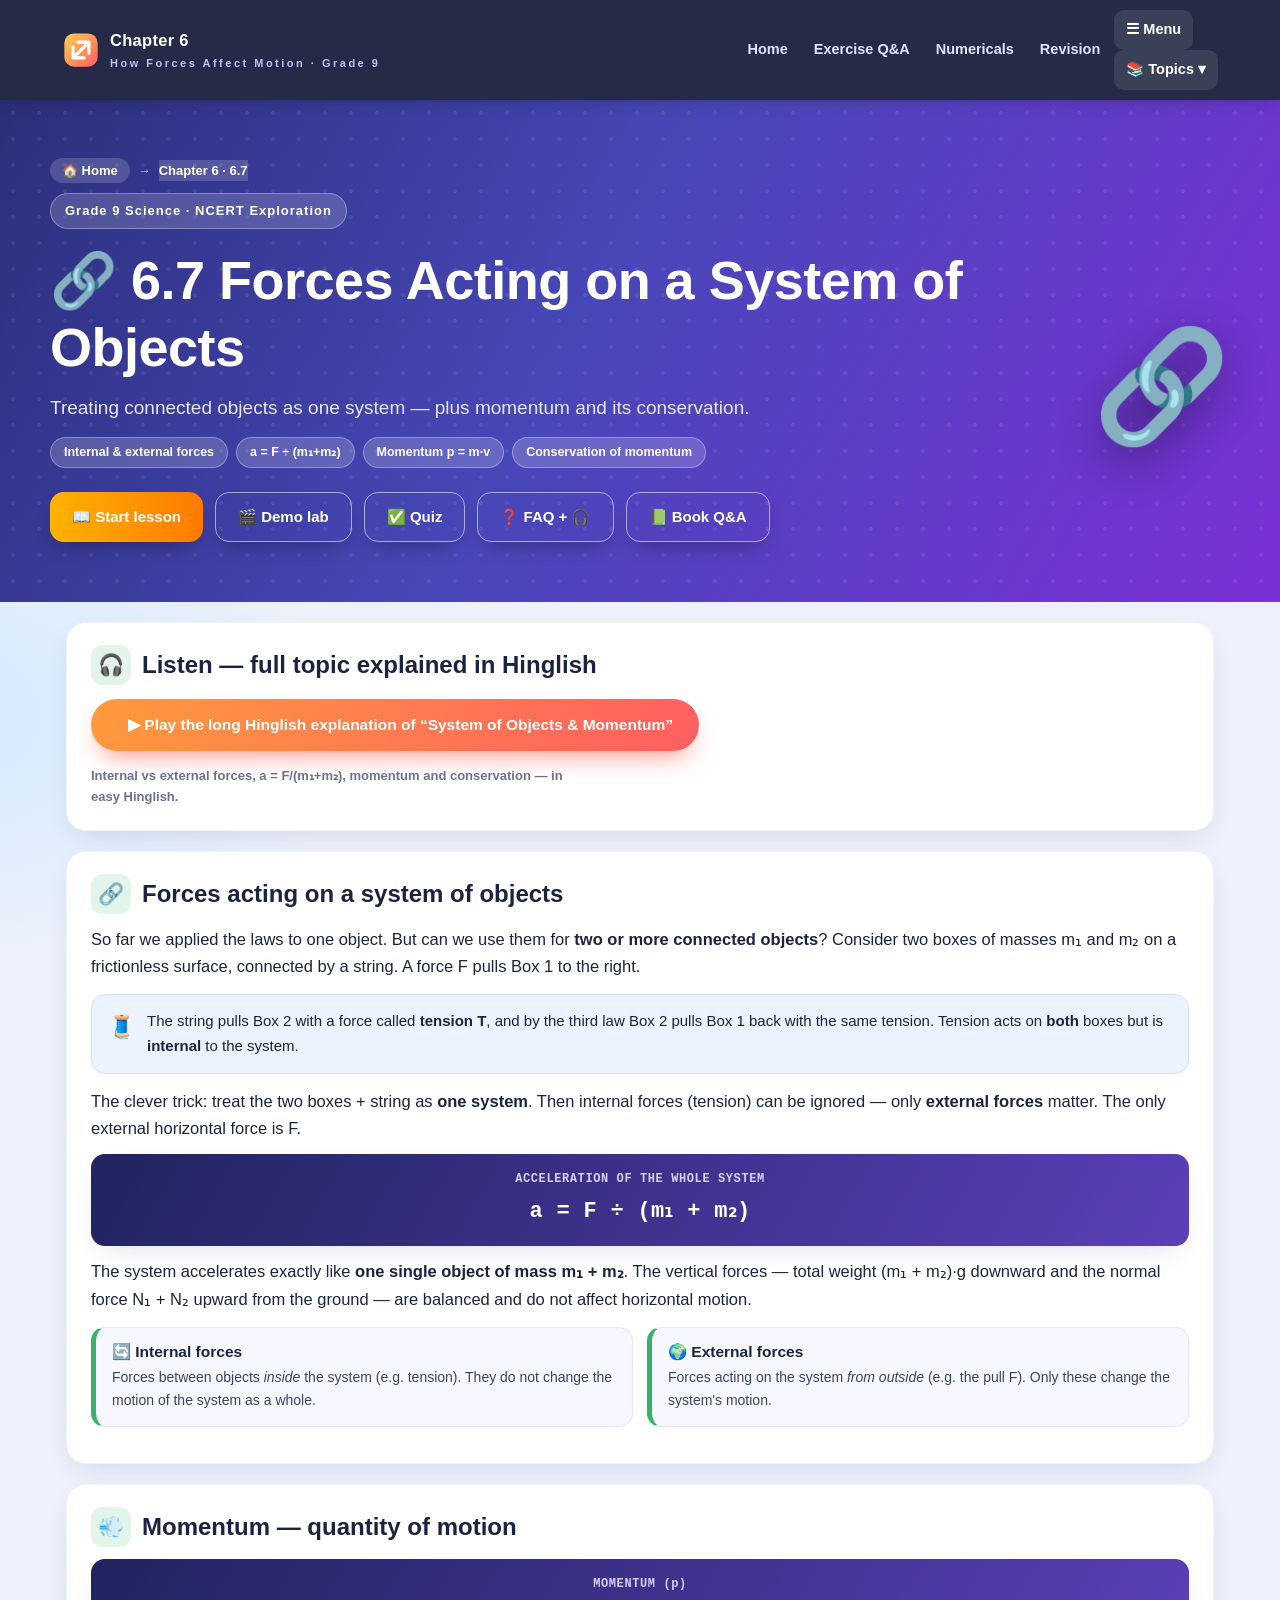
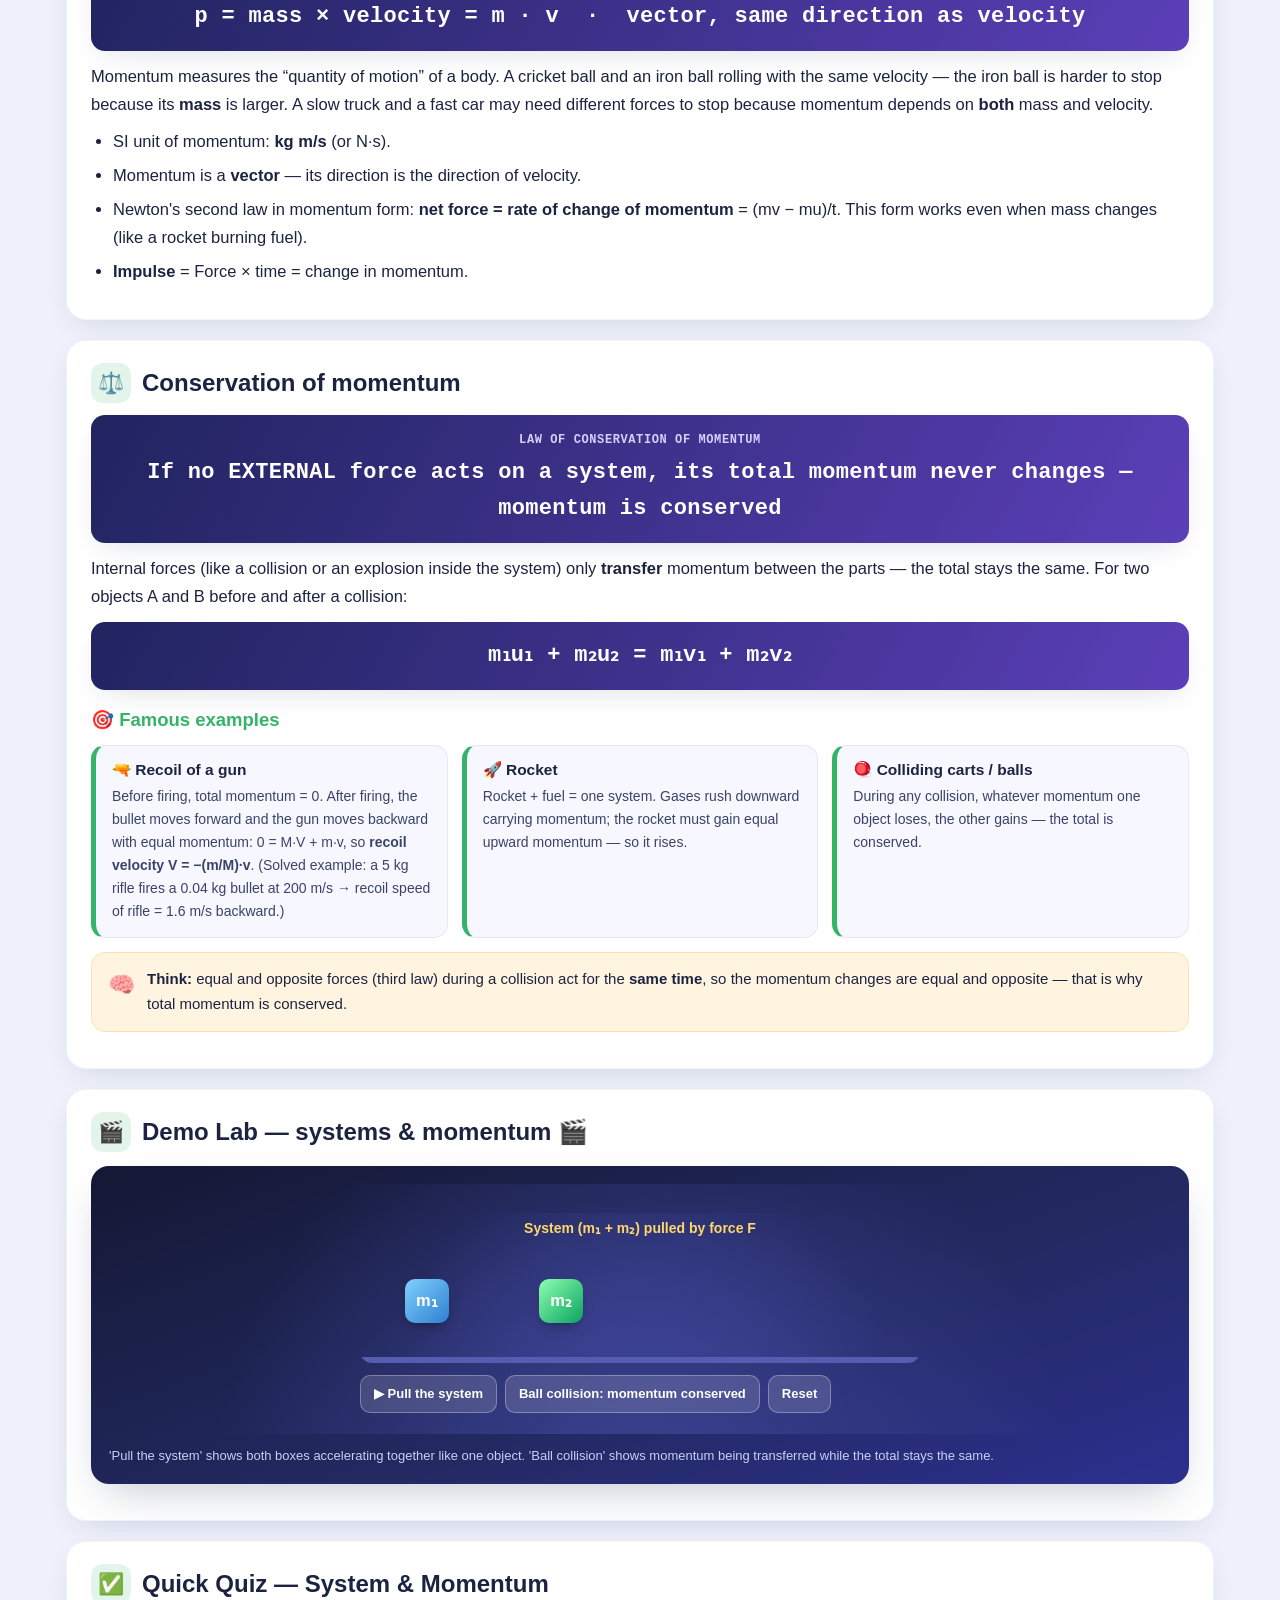
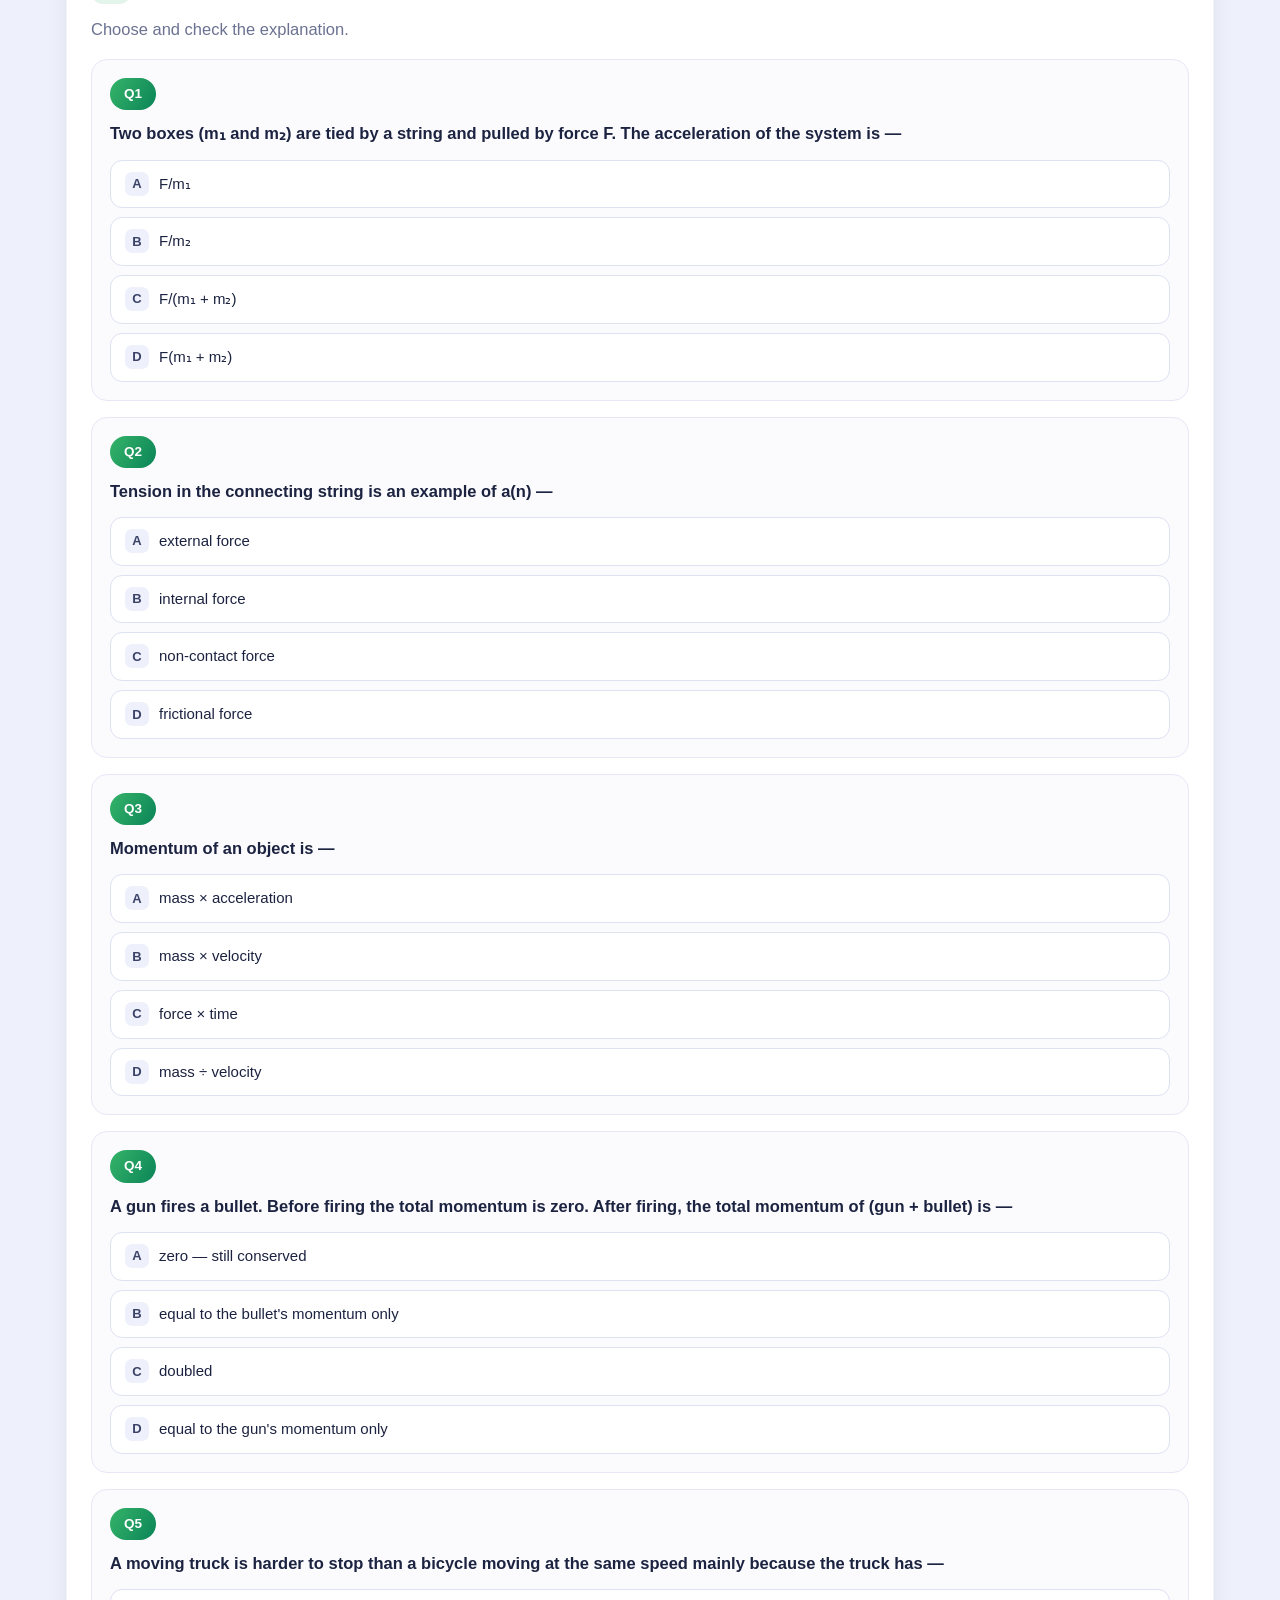
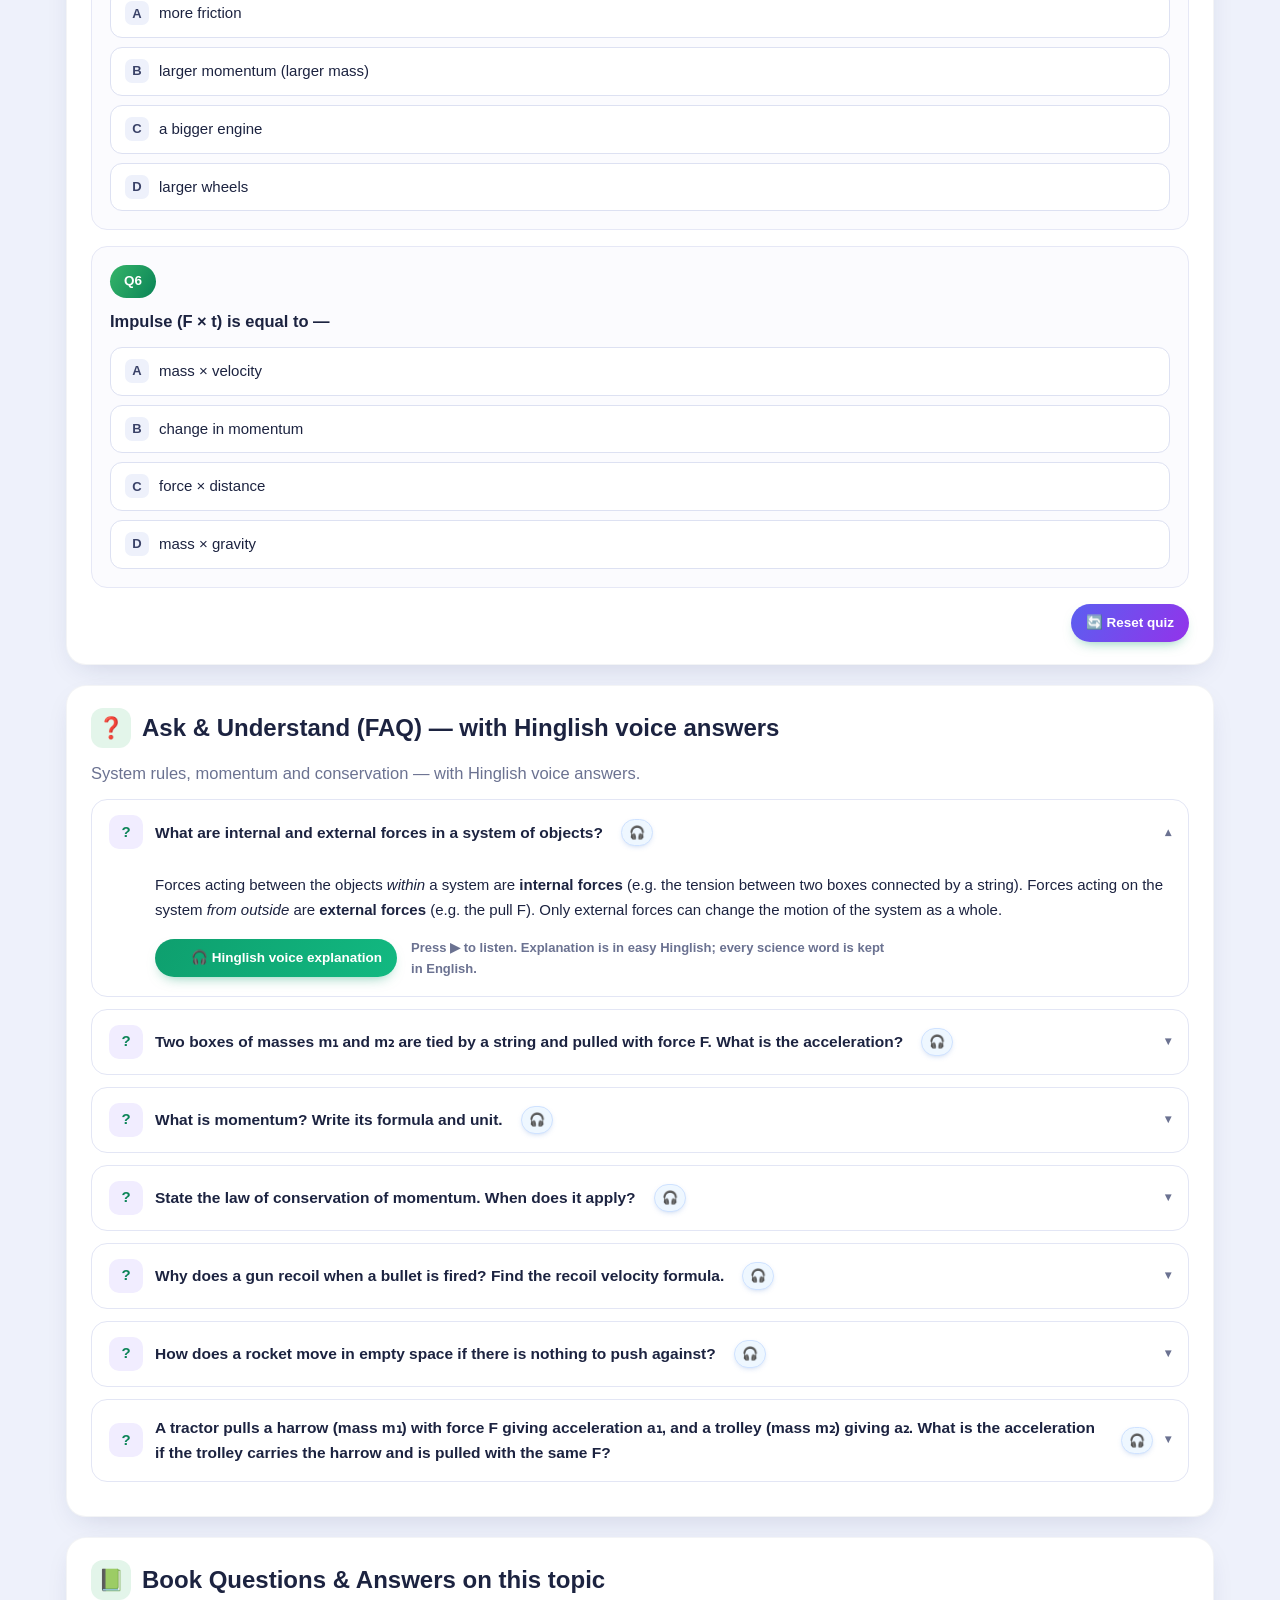
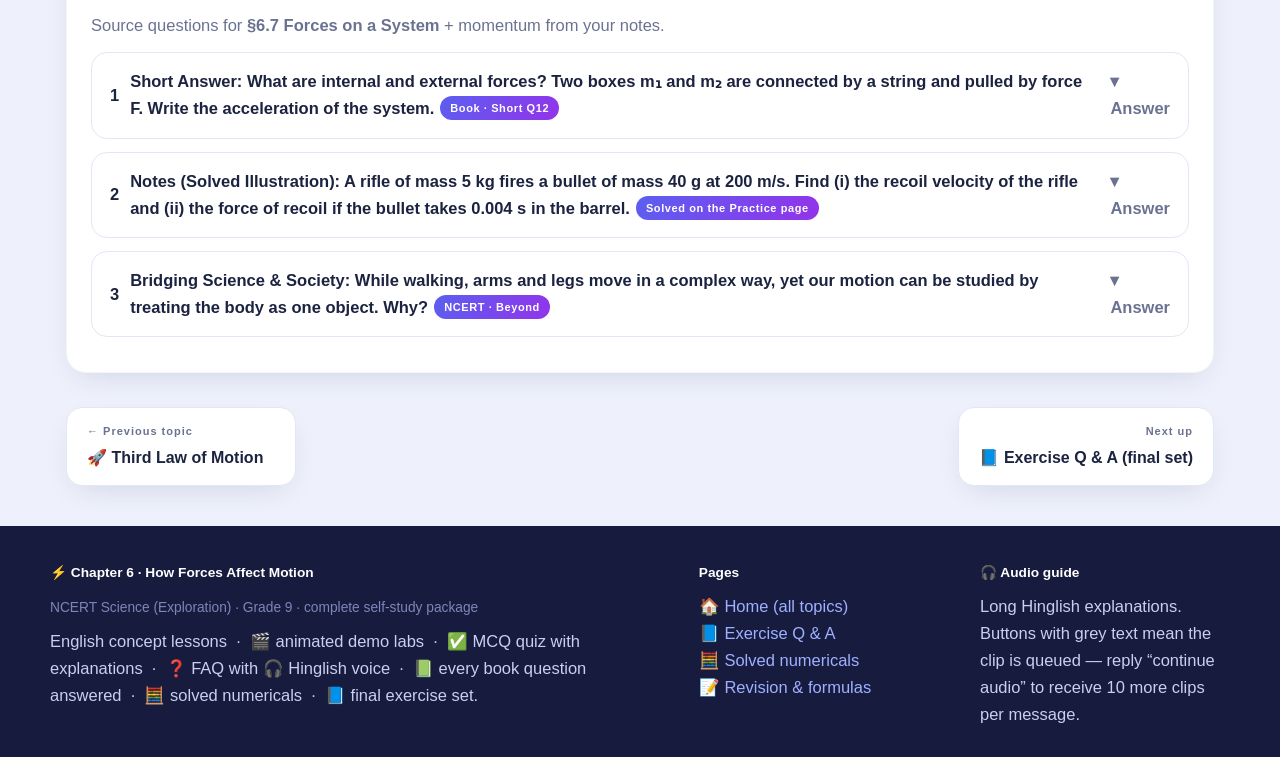
<file: topics/t7-forces-on-a-system.html>
<!DOCTYPE html><html lang="en"><head><meta charset="utf-8"><meta name="viewport" content="width=device-width,initial-scale=1"><title>6.7 Forces Acting on a System of Objects — How Forces Affect Motion (Ch 6)</title><meta name="description" content="Grade 9 Science Chapter 6 — How Forces Affect Motion: self-study site with lessons, animations, MCQ, FAQ and audio."><link rel="icon" href="data:image/svg+xml,%3Csvg xmlns=%22http://www.w3.org/2000/svg%22 viewBox=%220 0 100 100%22%3E%3Crect width=%22100%22 height=%22100%22 rx=%2220%22 fill=%22%235b5ff0%22/%3E%3Ctext y=%2268%22 x=%2250%22 font-size=%2255%22 text-anchor=%22middle%22 fill=%22white%22%3E⚡%3C/text%3E%3C/svg%3E"><link rel="stylesheet" href="../assets/css/style.css"></head><body data-acc="#35b469" style="--acc:#35b469;--acc2:#0b8457"><div class="progress"></div><header class="nav"><div class="nav-in"><a class="brand" href="../index.html"><svg class="logo" viewBox="0 0 48 48"><defs><linearGradient id="lg" x1="0" y1="0" x2="1" y2="1"><stop offset="0" stop-color="#ffd24d"/><stop offset="1" stop-color="#ff5e62"/></linearGradient></defs><rect x="3" y="3" width="42" height="42" rx="12" fill="url(#lg)"/><path d="M14 34 L34 14 M20 14 h14 v14 M28 34 H14 V20" stroke="#fff" stroke-width="4" stroke-linecap="round" stroke-linejoin="round" fill="none"/></svg><span>Chapter 6<small>How Forces Affect Motion · Grade 9</small></span></a><nav class="nav-links"><a class="desk" href="../index.html">Home</a><a class="desk" href="../exercise.html">Exercise Q&A</a><a class="desk" href="../practice.html">Numericals</a><a class="desk" href="../revision.html">Revision</a><div class="drop" id="dd"><button type="button" class="menu-btn" aria-haspopup="true" aria-expanded="false">☰&nbsp;Menu</button><button type="button" class="desk dd-btn" aria-haspopup="true" aria-expanded="false">📚 Topics ▾</button><div class="drop-panel"><div class="grp">MAIN</div><a href="../index.html"><span class="dp-ico" style="background:#5b5ff022">🏠</span>Home — Topic Map</a><div class="grp">📖 TOPICS OF CHAPTER 6</div><a href="../topics/t1-concept-of-force.html"><span class="dp-ico" style="background:#5b5ff022">⚡</span>6.1 Concept of Force</a><a href="../topics/t2-balanced-and-unbalanced-forces.html"><span class="dp-ico" style="background:#0ea5a422">⚖️</span>6.2 Balanced & Unbalanced Forces</a><a href="../topics/t3-force-of-friction.html"><span class="dp-ico" style="background:#f2702b22">🧲</span>6.3 Force of Friction</a><a href="../topics/t4-newtons-first-law.html"><span class="dp-ico" style="background:#2f80d022">🪙</span>6.4 First Law of Motion & Inertia</a><a href="../topics/t5-newtons-second-law.html"><span class="dp-ico" style="background:#f0a01c22">🛒</span>6.5 Second Law (F = m·a)</a><a href="../topics/t6-newtons-third-law.html"><span class="dp-ico" style="background:#ff4d6d22">🚀</span>6.6 Third Law (Action–Reaction)</a><a href="../topics/t7-forces-on-a-system.html"><span class="dp-ico" style="background:#35b46922">🔗</span>6.7 System of Objects + Momentum</a><div class="grp">✏️ QUESTIONS & REVISION</div><a href="../exercise.html"><span class="dp-ico" style="background:#e34b4b22">📘</span>Exercise Questions & Answers (final)</a><a href="../practice.html"><span class="dp-ico" style="background:#0ea5a422">🧮</span>Solved Numericals Practice Zone</a><a href="../revision.html"><span class="dp-ico" style="background:#9333ea22">📝</span>Revision, Summary & Formulas</a></div></div></nav></div></header><section class="hero"><div class="dots"></div><div class="hero-in"><div class="crumb" style="margin-top:14px"><a href="../index.html" style="background:rgba(255,255,255,.16);color:#fff;box-shadow:none">🏠 Home</a> <span style="color:#c9d2ff">→</span> <span style="background:rgba(255,255,255,.16);color:#fff;box-shadow:none">Chapter 6 · 6.7</span></div><div class="chip" style="margin-top:16px">Grade 9 Science · NCERT Exploration</div><div style="display:flex;gap:20px;align-items:center;flex-wrap:wrap"><div style="flex:1;min-width:260px"><h1>🔗 6.7 Forces Acting on a System of Objects</h1><p class="sub">Treating connected objects as one system — plus momentum and its conservation.</p><div class="tags"><span>Internal & external forces</span><span>a = F ÷ (m₁+m₂)</span><span>Momentum p = m·v</span><span>Conservation of momentum</span></div><div class="hero-btns"><a class="btn primary" href="#lesson">📖 Start lesson</a><a class="btn ghost" href="#demo">🎬 Demo lab</a><a class="btn ghost" href="#quiz">✅ Quiz</a><a class="btn ghost" href="#faq">❓ FAQ + 🎧</a><a class="btn ghost" href="#bookqa">📗 Book Q&A</a></div></div><div class="hero-emoji" style="font-size:110px;filter:drop-shadow(0 16px 22px rgba(0,0,0,.4))">🔗</div></div></div></section><main class="wrap"><section class="card reveal"><h2><span class="ico">🎧</span>Listen — full topic explained in Hinglish</h2>
    <div class="aud-row">
      <button type="button" class="aud-big" data-src="../audio/t7.mp3"><span class="wave"><i></i><i></i><i></i></span>
      <span class="lbl">▶ Play the long Hinglish explanation of “System of Objects & Momentum”</span></button>
      <span class="meta">Internal vs external forces, a = F/(m₁+m₂), momentum and conservation — in easy Hinglish.</span>
    </div></section><section class="card reveal"><h2><span class="ico">🔗</span>Forces acting on a system of objects</h2>
    <p>So far we applied the laws to one object. But can we use them for <b>two or more connected objects</b>?
    Consider two boxes of masses m₁ and m₂ on a frictionless surface, connected by a string. A force F pulls Box 1 to the
    right.</p>
    <div class="note blue"><span class="ni">🧵</span><div>The string pulls Box 2 with a force called <b>tension T</b>, and by
    the third law Box 2 pulls Box 1 back with the same tension. Tension acts on <b>both</b> boxes but is <b>internal</b> to the
    system.</div></div>
    <p>The clever trick: treat the two boxes + string as <b>one system</b>. Then internal forces (tension) can be ignored —
    only <b>external forces</b> matter. The only external horizontal force is F.</p>
    <div class="formula"><small>ACCELERATION OF THE WHOLE SYSTEM</small>a = F ÷ (m₁ + m₂)</div>
    <p>The system accelerates exactly like <b>one single object of mass m₁ + m₂</b>. The vertical forces — total weight
    (m₁ + m₂)·g downward and the normal force N₁ + N₂ upward from the ground — are balanced and do not affect horizontal motion.</p>
    <div class="learn">
      <div class="lc"><h4>🔄 Internal forces</h4><p>Forces between objects <i>inside</i> the system (e.g. tension). They do
      not change the motion of the system as a whole.</p></div>
      <div class="lc"><h4>🌍 External forces</h4><p>Forces acting on the system <i>from outside</i> (e.g. the pull F). Only
      these change the system's motion.</p></div>
    </div>
    </section><section class="card reveal"><h2><span class="ico">💨</span>Momentum — quantity of motion</h2>
    <div class="formula"><small>MOMENTUM (p)</small>p = mass × velocity = m · v&nbsp;&nbsp;·&nbsp;&nbsp;vector, same direction as velocity</div>
    <p>Momentum measures the “quantity of motion” of a body. A cricket ball and an iron ball rolling with the same velocity —
    the iron ball is harder to stop because its <b>mass</b> is larger. A slow truck and a fast car may need different forces to
    stop because momentum depends on <b>both</b> mass and velocity.</p>
    <ul>
      <li>SI unit of momentum: <b>kg m/s</b> (or N·s).</li>
      <li>Momentum is a <b>vector</b> — its direction is the direction of velocity.</li>
      <li>Newton's second law in momentum form: <b>net force = rate of change of momentum</b> = (mv − mu)/t. This form works
      even when mass changes (like a rocket burning fuel).</li>
      <li><b>Impulse</b> = Force × time = change in momentum.</li>
    </ul>
    </section><section class="card reveal"><h2><span class="ico">⚖️</span>Conservation of momentum</h2>
    <div class="formula"><small>LAW OF CONSERVATION OF MOMENTUM</small>If no EXTERNAL force acts on a system, its total momentum
    never changes — momentum is conserved</div>
    <p>Internal forces (like a collision or an explosion inside the system) only <b>transfer</b> momentum between the parts —
    the total stays the same. For two objects A and B before and after a collision:</p>
    <div class="formula" style="font-size:clamp(16px,2.6vw,22px)">m₁u₁ + m₂u₂ = m₁v₁ + m₂v₂</div>
    <h3>🎯 Famous examples</h3>
    <div class="learn">
      <div class="lc"><h4>🔫 Recoil of a gun</h4><p>Before firing, total momentum = 0. After firing, the bullet moves forward
      and the gun moves backward with equal momentum: 0 = M·V + m·v, so <b>recoil velocity V = −(m/M)·v</b>. (Solved example: a
      5&nbsp;kg rifle fires a 0.04&nbsp;kg bullet at 200&nbsp;m/s → recoil speed of rifle = 1.6&nbsp;m/s backward.)</p></div>
      <div class="lc"><h4>🚀 Rocket</h4><p>Rocket + fuel = one system. Gases rush downward carrying momentum; the rocket must
      gain equal upward momentum — so it rises.</p></div>
      <div class="lc"><h4>🪀 Colliding carts / balls</h4><p>During any collision, whatever momentum one object loses, the
      other gains — the total is conserved.</p></div>
    </div>
    <div class="note orange"><span class="ni">🧠</span><div><b>Think:</b> equal and opposite forces (third law) during a
    collision act for the <b>same time</b>, so the momentum changes are equal and opposite — that is why total momentum is
    conserved.</div></div>
    </section><section class="card reveal" id="demo"><h2><span class="ico">🎬</span>Demo Lab — systems & momentum 🎬</h2><div class="demo"><div class="stage" id="demoSystem"></div><div class="cap">'Pull the system' shows both boxes accelerating together like one object. 'Ball collision' shows momentum being transferred while the total stays the same.</div></div></section><section class="card reveal"><h2><span class="ico">✅</span>Quick Quiz — System & Momentum</h2>
    <p class="mut" style="margin-bottom:6px">Choose and check the explanation.</p>
    <div class="quizbox"><div class="q-item" data-ans="2"><div class="q-no">Q1</div><div class="q-text">Two boxes (m₁ and m₂) are tied by a string and pulled by force F. The acceleration of the system is —</div><div class="opts"><button class="opt" data-exp="Correct — the system behaves like one object of mass m₁ + m₂."><span class="key">A</span><span>F/m₁</span></button><button class="opt" data-exp=""><span class="key">B</span><span>F/m₂</span></button><button class="opt" data-exp=""><span class="key">C</span><span>F/(m₁ + m₂)</span></button><button class="opt" data-exp=""><span class="key">D</span><span>F(m₁ + m₂)</span></button></div><div class="feedback"></div></div><div class="q-item" data-ans="1"><div class="q-no">Q2</div><div class="q-text">Tension in the connecting string is an example of a(n) —</div><div class="opts"><button class="opt" data-exp="Right — tension acts between objects inside the system, so it is internal and does not change the system's motion."><span class="key">A</span><span>external force</span></button><button class="opt" data-exp=""><span class="key">B</span><span>internal force</span></button><button class="opt" data-exp=""><span class="key">C</span><span>non-contact force</span></button><button class="opt" data-exp=""><span class="key">D</span><span>frictional force</span></button></div><div class="feedback"></div></div><div class="q-item" data-ans="1"><div class="q-no">Q3</div><div class="q-text">Momentum of an object is —</div><div class="opts"><button class="opt" data-exp="Correct — p = m·v. Its direction is the same as velocity, and its unit is kg m/s."><span class="key">A</span><span>mass × acceleration</span></button><button class="opt" data-exp=""><span class="key">B</span><span>mass × velocity</span></button><button class="opt" data-exp=""><span class="key">C</span><span>force × time</span></button><button class="opt" data-exp=""><span class="key">D</span><span>mass ÷ velocity</span></button></div><div class="feedback"></div></div><div class="q-item" data-ans="0"><div class="q-no">Q4</div><div class="q-text">A gun fires a bullet. Before firing the total momentum is zero. After firing, the total momentum of (gun + bullet) is —</div><div class="opts"><button class="opt" data-exp="Yes! No external force acts, so total momentum stays zero: gun and bullet have equal and opposite momenta."><span class="key">A</span><span>zero — still conserved</span></button><button class="opt" data-exp=""><span class="key">B</span><span>equal to the bullet's momentum only</span></button><button class="opt" data-exp=""><span class="key">C</span><span>doubled</span></button><button class="opt" data-exp=""><span class="key">D</span><span>equal to the gun's momentum only</span></button></div><div class="feedback"></div></div><div class="q-item" data-ans="1"><div class="q-no">Q5</div><div class="q-text">A moving truck is harder to stop than a bicycle moving at the same speed mainly because the truck has —</div><div class="opts"><button class="opt" data-exp="Good — momentum = m·v; the truck's huge mass gives it huge momentum."><span class="key">A</span><span>more friction</span></button><button class="opt" data-exp=""><span class="key">B</span><span>larger momentum (larger mass)</span></button><button class="opt" data-exp=""><span class="key">C</span><span>a bigger engine</span></button><button class="opt" data-exp=""><span class="key">D</span><span>larger wheels</span></button></div><div class="feedback"></div></div><div class="q-item" data-ans="1"><div class="q-no">Q6</div><div class="q-text">Impulse (F × t) is equal to —</div><div class="opts"><button class="opt" data-exp="Correct — impulse = change in momentum = m(v − u)."><span class="key">A</span><span>mass × velocity</span></button><button class="opt" data-exp=""><span class="key">B</span><span>change in momentum</span></button><button class="opt" data-exp=""><span class="key">C</span><span>force × distance</span></button><button class="opt" data-exp=""><span class="key">D</span><span>mass × gravity</span></button></div><div class="feedback"></div></div><p style="text-align:right;margin:8px 0 0"><button type="button" class="aud-btn quiz-reset" style="background:linear-gradient(120deg,#5b5ff0,#9333ea)">🔄 Reset quiz</button></p></div></section><section class="card reveal"><h2><span class="ico">❓</span>Ask & Understand (FAQ) — with Hinglish voice answers</h2>
    <p class="mut" style="margin-bottom:8px">System rules, momentum and conservation — with Hinglish voice answers.</p>
    <div class="faqbox"><details class="faq" open><summary><span class="fq-ico">?</span><span>What are internal and external forces in a system of objects?</span><span class="qchip" title="Voice explanation ready — open to play">🎧</span><span class="chev">▾</span></summary><div class="fbody"><p>Forces acting between the objects
      <i>within</i> a system are <b>internal forces</b> (e.g. the tension between two boxes connected by a string). Forces
      acting on the system <i>from outside</i> are <b>external forces</b> (e.g. the pull F). Only external forces can change the
      motion of the system as a whole.</p><div class="aud-row"><button type="button" class="aud-btn" data-src="../audio/t7-faq1.mp3"><span class="wave"><i></i><i></i><i></i></span><span class="lbl">🎧 Hinglish voice explanation</span></button><span class="meta">Press ▶ to listen. Explanation is in easy Hinglish; every science word is kept in English.</span></div></div></details><details class="faq"><summary><span class="fq-ico">?</span><span>Two boxes of masses m₁ and m₂ are tied by a string and pulled with force F. What is the acceleration?</span><span class="qchip" title="Voice explanation ready — open to play">🎧</span><span class="chev">▾</span></summary><div class="fbody"><p>
      Treat the two boxes and the string as one system. The internal tension is ignored. So a = F ÷ (m₁ + m₂). The system
      accelerates exactly like a single object of mass m₁ + m₂.</p><div class="aud-row"><button type="button" class="aud-btn" data-src="../audio/t7-faq2.mp3"><span class="wave"><i></i><i></i><i></i></span><span class="lbl">🎧 Hinglish voice explanation</span></button><span class="meta">Press ▶ to listen. Explanation is in easy Hinglish; every science word is kept in English.</span></div></div></details><details class="faq"><summary><span class="fq-ico">?</span><span>What is momentum? Write its formula and unit.</span><span class="qchip" title="Voice explanation ready — open to play">🎧</span><span class="chev">▾</span></summary><div class="fbody"><p>Momentum is the quantity of motion possessed by a
      body; it is the product of its mass and velocity: p = m·v. It is a vector quantity (direction = direction of velocity)
      and its SI unit is kg m/s.</p><div class="aud-row"><button type="button" class="aud-btn" data-src="../audio/t7-faq3.mp3"><span class="wave"><i></i><i></i><i></i></span><span class="lbl">🎧 Hinglish voice explanation</span></button><span class="meta">Press ▶ to listen. Explanation is in easy Hinglish; every science word is kept in English.</span></div></div></details><details class="faq"><summary><span class="fq-ico">?</span><span>State the law of conservation of momentum. When does it apply?</span><span class="qchip" title="Voice explanation ready — open to play">🎧</span><span class="chev">▾</span></summary><div class="fbody"><p>If no external force acts on a system,
      the total momentum of the system remains constant (m₁u₁ + m₂u₂ = m₁v₁ + m₂v₂). It applies whenever only internal forces
      act — collisions, firing of a gun, a rocket in space, an exploding firecracker.</p><div class="aud-row"><button type="button" class="aud-btn" data-src="../audio/t7-faq4.mp3"><span class="wave"><i></i><i></i><i></i></span><span class="lbl">🎧 Hinglish voice explanation</span></button><span class="meta">Press ▶ to listen. Explanation is in easy Hinglish; every science word is kept in English.</span></div></div></details><details class="faq"><summary><span class="fq-ico">?</span><span>Why does a gun recoil when a bullet is fired? Find the recoil velocity formula.</span><span class="qchip" title="Voice explanation ready — open to play">🎧</span><span class="chev">▾</span></summary><div class="fbody"><p>Before firing the
      system (gun + bullet) is at rest, so total momentum = 0. No external force acts during firing, so after firing the
      momenta must still add to zero: 0 = M·V + m·v. Hence the recoil velocity of the gun V = −(m/M)·v — negative sign shows it
      is backward. The heavier the gun, the smaller its recoil speed.</p><div class="aud-row"><button type="button" class="aud-btn" data-src="../audio/t7-faq5.mp3"><span class="wave"><i></i><i></i><i></i></span><span class="lbl">🎧 Hinglish voice explanation</span></button><span class="meta">Press ▶ to listen. Explanation is in easy Hinglish; every science word is kept in English.</span></div></div></details><details class="faq"><summary><span class="fq-ico">?</span><span>How does a rocket move in empty space if there is nothing to push against?</span><span class="qchip" title="Voice explanation ready — open to play">🎧</span><span class="chev">▾</span></summary><div class="fbody"><p>A rocket does not push
      against air. It ejects exhaust gases backward; by conservation of momentum, the rocket gains an equal forward momentum.
      This works perfectly in a vacuum — the rocket keeps accelerating as long as gases are expelled.</p><div class="aud-row"><button type="button" class="aud-btn" data-src="../audio/t7-faq6.mp3"><span class="wave"><i></i><i></i><i></i></span><span class="lbl">🎧 Hinglish voice explanation</span></button><span class="meta">Press ▶ to listen. Explanation is in easy Hinglish; every science word is kept in English.</span></div></div></details><details class="faq"><summary><span class="fq-ico">?</span><span>A tractor pulls a harrow (mass m₁) with force F giving acceleration a₁, and a trolley (mass m₂) giving a₂. What is the acceleration if the trolley carries the harrow and is pulled with the same F?</span><span class="qchip" title="Voice explanation ready — open to play">🎧</span><span class="chev">▾</span></summary><div class="fbody"><p>F = m₁a₁ and F = m₂a₂, so
      m₁ = F/a₁, m₂ = F/a₂. Combined mass = F/a₁ + F/a₂. New acceleration a = F/(F/a₁ + F/a₂) = <b>a₁a₂/(a₁ + a₂)</b>.
      (Friction is ignored.)</p><div class="aud-row"><button type="button" class="aud-btn" data-src="../audio/t7-faq7.mp3"><span class="wave"><i></i><i></i><i></i></span><span class="lbl">🎧 Hinglish voice explanation</span></button><span class="meta">Press ▶ to listen. Explanation is in easy Hinglish; every science word is kept in English.</span></div></div></details></div></section><section class="card reveal"><h2><span class="ico">📗</span>Book Questions & Answers on this topic</h2>
    <p class="mut" style="margin-bottom:8px">Source questions for <b>§6.7 Forces on a System</b> + momentum from your notes.</p>
    <div class="big-list"><details class="bq"><summary><span class="qn">1</span><span><b>Short Answer:</b> What are internal and external forces? Two boxes m₁ and m₂ are connected by a string and pulled by force F. Write the acceleration of the system.<span style="display:inline-block;font-size:11px;font-weight:800;letter-spacing:.6px;color:#fff;background:linear-gradient(120deg,#5b5ff0,#9333ea);padding:3px 10px;border-radius:999px;margin-left:6px;vertical-align:2px">Book · Short Q12</span></span><span class="chev">▾ Answer</span></summary><div class="bq-a"><b class="ans-tag">Answer —</b> <p>Forces between objects within the system = internal forces (tension T in the string). Forces from outside =
        external forces (the pull F). Only external forces change the motion of the whole system. Considering the boxes and
        string as one system, a = F/(m₁ + m₂) — it accelerates like a single object of mass m₁ + m₂.</p></div></details><details class="bq"><summary><span class="qn">2</span><span><b>Notes (Solved Illustration):</b> A rifle of mass 5&nbsp;kg fires a bullet of mass 40&nbsp;g at 200&nbsp;m/s. Find (i) the recoil velocity of the rifle and (ii) the force of recoil if the bullet takes 0.004&nbsp;s in the barrel.<span style="display:inline-block;font-size:11px;font-weight:800;letter-spacing:.6px;color:#fff;background:linear-gradient(120deg,#5b5ff0,#9333ea);padding:3px 10px;border-radius:999px;margin-left:6px;vertical-align:2px">Solved on the Practice page</span></span><span class="chev">▾ Answer</span></summary><div class="bq-a"><b class="ans-tag">Answer —</b> <p>This is <b>Illustration 10</b> of your theory notes — its complete step-by-step solution is given on the
        <b>🧮 Solved Numericals Practice Zone</b> page (linked in the menu). Quick check: recoil velocity V = −(m/M)·v =
        −(0.04/5)×200 = <b>−1.6 m/s</b> (backward).</p></div></details><details class="bq"><summary><span class="qn">3</span><span><b>Bridging Science & Society:</b> While walking, arms and legs move in a complex way, yet our motion can be studied by treating the body as one object. Why?<span style="display:inline-block;font-size:11px;font-weight:800;letter-spacing:.6px;color:#fff;background:linear-gradient(120deg,#5b5ff0,#9333ea);padding:3px 10px;border-radius:999px;margin-left:6px;vertical-align:2px">NCERT · Beyond</span></span><span class="chev">▾ Answer</span></summary><div class="bq-a"><b class="ans-tag">Answer —</b> <p>Because for studying overall motion, only the <b>external forces</b> on the body matter; the internal forces
        between arms, legs and torso cancel each other in pairs. So we can treat the whole body as a single system of total
        mass m and apply F = m·a to the net external force. Science often gets simpler when we look at the whole instead of
        every part!</p></div></details></div></section><div class="pn"><div><a class="" href="../topics/t6-newtons-third-law.html" style="display:inline-flex;flex-direction:column;background:var(--card);padding:14px 20px;border-radius:16px;box-shadow:var(--shadow);border:1px solid #e3e6f5"><small style="color:var(--mut);font-weight:800;letter-spacing:1px">← Previous topic</small><b style="margin-top:4px;font-size:16px">🚀 Third Law of Motion</b></a></div><div style="margin-left:auto"><a class="next" href="../exercise.html" style="display:inline-flex;flex-direction:column;background:var(--card);padding:14px 20px;border-radius:16px;box-shadow:var(--shadow);border:1px solid #e3e6f5"><small style="color:var(--mut);font-weight:800;letter-spacing:1px">Next up</small><b style="margin-top:4px;font-size:16px">📘 Exercise Q & A (final set)</b></a></div></div></main><footer><div class="foot-in"><div><h5>⚡ Chapter 6 · How Forces Affect Motion</h5><small>NCERT Science (Exploration) · Grade 9 · complete self-study package</small><p style="max-width:540px;margin-top:8px">English concept lessons &nbsp;·&nbsp; 🎬 animated demo labs &nbsp;·&nbsp; ✅ MCQ quiz with explanations &nbsp;·&nbsp; ❓ FAQ with 🎧 Hinglish voice &nbsp;·&nbsp; 📗 every book question answered &nbsp;·&nbsp; 🧮 solved numericals &nbsp;·&nbsp; 📘 final exercise set.</p></div><div><h5>Pages</h5><p><a href="../index.html">🏠 Home (all topics)</a><br><a href="../exercise.html">📘 Exercise Q &amp; A</a><br><a href="../practice.html">🧮 Solved numericals</a><br><a href="../revision.html">📝 Revision &amp; formulas</a></p></div><div><h5>🎧 Audio guide</h5><p style="max-width:250px">Long Hinglish explanations. Buttons with grey text mean the clip is queued — reply “continue audio” to receive 10 more clips per message.</p></div></div></footer><button class="back-top" aria-label="Scroll to top">↑</button><script src="../assets/js/main.js"></script><script src="../assets/js/demos.js"></script></body></html>
</file>
<file: assets/css/style.css>
/* ============================================================
   How Forces Affect Motion — Chapter 6 Study Site
   Modern colourful science theme (fully offline, no web fonts)
   ============================================================ */
:root{
  --ink:#1c2340; --ink2:#3a4268; --mut:#6b7291;
  --bg:#eef1fb; --card:#ffffff;
  --acc:#5b5ff0; --acc2:#9333ea;
  --good:#0ba360; --bad:#e34b4b; --warn:#f0a01c;
  --r:16px; --shadow:0 10px 30px -12px rgba(30,40,90,.18);
  --shadow-lg:0 18px 45px -15px rgba(30,40,90,.28);
}
*{box-sizing:border-box;margin:0;padding:0}
html{scroll-behavior:smooth;-webkit-text-size-adjust:100%}
body{
  font-family:-apple-system,BlinkMacSystemFont,"Segoe UI",Roboto,"Helvetica Neue",Arial,"Noto Sans","Noto Sans Devanagari",sans-serif;
  color:var(--ink); background:
    radial-gradient(1000px 500px at 85% -5%,#e4dcff 0%,transparent 55%),
    radial-gradient(900px 480px at -10% 10%,#cfe9ff 0%,transparent 55%),
    var(--bg);
  line-height:1.65; font-size:16.5px; min-height:100vh;
}
img,svg{max-width:100%;vertical-align:middle}
a{color:inherit;text-decoration:none}
h1,h2,h3,h4{line-height:1.25}

/* ---------- glass top nav ---------- */
.nav{position:sticky;top:0;z-index:90;backdrop-filter:blur(12px);background:rgba(20,25,55,.92);
  box-shadow:0 4px 18px -8px rgba(0,0,0,.4)}
.nav-in{max-width:1180px;margin:auto;display:flex;align-items:center;gap:14px;padding:10px 16px}
.brand{display:flex;align-items:center;gap:10px;color:#fff;font-weight:800;letter-spacing:.3px;white-space:nowrap}
.brand .logo{width:38px;height:38px;flex:0 0 auto}
.brand small{display:block;font-weight:600;font-size:11px;color:#b8c2ff;letter-spacing:2.5px}
.nav-links{margin-left:auto;display:flex;align-items:center;gap:2px}
.nav-links a{color:#dfe4ff;padding:8px 12px;border-radius:10px;font-size:14.5px;font-weight:600;transition:.2s;white-space:nowrap}
.nav-links a:hover{background:rgba(255,255,255,.12);color:#fff}
.nav-links a.on{background:linear-gradient(90deg,var(--acc),var(--acc2));color:#fff}

/* dropdown for mobile (and topics menu) */
.drop{position:relative}
.drop > button{background:rgba(255,255,255,.1);color:#fff;border:0;border-radius:10px;
  padding:8px 12px;font:inherit;font-size:14.5px;font-weight:700;cursor:pointer;display:flex;gap:7px;align-items:center}
.drop > button:hover{background:rgba(255,255,255,.2)}
.drop-panel{position:absolute;right:0;top:calc(100% + 8px);min-width:300px;background:#fff;border-radius:16px;
  box-shadow:var(--shadow-lg);padding:8px;display:none;max-height:74vh;overflow:auto}
.drop.open .drop-panel{display:block;animation:pop .18s ease}
@keyframes pop{from{opacity:0;transform:translateY(-6px)}to{opacity:1;transform:none}}
.drop-panel a{display:flex;gap:10px;align-items:center;color:var(--ink);padding:9px 10px;border-radius:10px;font-weight:600;font-size:14px}
.drop-panel a:hover{background:#eef1ff}
.drop-panel a .dp-ico{width:30px;height:30px;flex:0 0 auto;border-radius:8px;display:grid;place-items:center;font-size:15px}
.drop-panel .grp{font-size:11px;letter-spacing:1.6px;color:var(--mut);font-weight:800;padding:8px 12px 2px}
.menu-btn{display:none}

/* small top strip only for touch toggle */
@media (max-width:980px){
  .nav-links .desk{display:none}
  .menu-btn{display:inline-flex}
  .nav-in{padding:8px 12px}
  .drop > .dd-btn{display:none}
}

/* ---------- hero ---------- */
.hero{color:#fff;padding:44px 16px 60px;position:relative;overflow:hidden;
  background:linear-gradient(120deg,#2b2f7a 0%,#4747b8 45%,#7b2fd6 100%)}
.hero .dots{position:absolute;inset:0;background-image:radial-gradient(rgba(255,255,255,.16) 1.6px,transparent 1.6px);background-size:26px 26px;opacity:.5}
.hero-in{max-width:1180px;margin:auto;position:relative}
.chip{display:inline-flex;align-items:center;gap:8px;background:rgba(255,255,255,.16);border:1px solid rgba(255,255,255,.3);
  color:#fff;padding:6px 14px;border-radius:999px;font-size:13px;font-weight:700;letter-spacing:1px}
.hero h1{font-size:clamp(30px,5vw,54px);font-weight:900;margin:18px 0 10px;letter-spacing:-.5px}
.hero p.sub{font-size:clamp(15px,2vw,19px);color:#e9e6ff;max-width:760px}
.hero-btns{display:flex;flex-wrap:wrap;gap:12px;margin-top:24px}
.btn{display:inline-flex;align-items:center;gap:9px;padding:12px 22px;border-radius:14px;font-weight:800;font-size:15px;
  transition:.2s;cursor:pointer;border:0;background:var(--card);color:var(--ink);box-shadow:0 10px 22px -10px rgba(0,0,0,.4)}
.btn:hover{transform:translateY(-2px)}
.btn.primary{background:linear-gradient(90deg,#ffb300,#ff7a00);color:#fff}
.btn.ghost{background:transparent;border:1.5px solid rgba(255,255,255,.55);color:#fff}
.hero-stats{display:flex;flex-wrap:wrap;gap:14px;margin-top:28px}
.stat{background:rgba(255,255,255,.12);border:1px solid rgba(255,255,255,.25);border-radius:14px;padding:10px 18px;
  font-size:13px;font-weight:700;display:flex;gap:8px;align-items:center}
.stat b{font-size:19px;display:block;line-height:1.1}

/* ---------- layout ---------- */
.wrap{max-width:1180px;margin:auto;padding:0 16px}
main{padding:34px 0 70px}

/* ---------- topic grid on home ---------- */
.sec-title{display:flex;align-items:center;gap:12px;margin:38px 0 18px;font-size:clamp(21px,3vw,28px);font-weight:900}
.sec-title .n{background:linear-gradient(120deg,var(--acc),var(--acc2));color:#fff;width:36px;height:36px;border-radius:11px;
  display:grid;place-items:center;font-size:18px;flex:0 0 auto}
.lead{color:var(--mut);max-width:840px;margin-bottom:6px}
.tgrid{display:grid;grid-template-columns:repeat(auto-fill,minmax(300px,1fr));gap:18px}
.tcard{background:var(--card);border-radius:20px;padding:20px;box-shadow:var(--shadow);position:relative;overflow:hidden;
  transition:.25s;border:1px solid rgba(30,40,90,.05);display:flex;flex-direction:column;gap:10px}
.tcard:hover{transform:translateY(-5px);box-shadow:var(--shadow-lg)}
.tcard::before{content:"";position:absolute;inset:0 auto 0 0;width:6px;background:linear-gradient(180deg,var(--acc),var(--acc2))}
.tcard .t-ico{width:54px;height:54px;border-radius:15px;display:grid;place-items:center;font-size:27px;background:#eef1fb;background:color-mix(in srgb,var(--acc) 14%,#fff)}
.tcard h3{font-size:19px;font-weight:900}
.tcard .mini{color:var(--mut);font-size:13.5px;display:flex;flex-wrap:wrap;gap:6px}
.tcard .mini span{background:#eef1fb;padding:3px 10px;border-radius:999px;font-weight:600}
.tcard .go{margin-top:auto;font-weight:800;font-size:14px;color:var(--acc);display:flex;gap:6px;align-items:center}

/* feature strip */
.feats{display:grid;grid-template-columns:repeat(auto-fit,minmax(215px,1fr));gap:16px;margin-top:26px}
.feat{background:var(--card);border-radius:18px;padding:18px;box-shadow:var(--shadow);border:1px solid rgba(30,40,90,.05)}
.feat .fi{font-size:30px}
.feat h4{margin:8px 0 4px;font-weight:900}
.feat p{color:var(--mut);font-size:13.8px}

/* ---------- breadcrumb ---------- */
.crumb{font-size:13px;color:var(--mut);font-weight:700;margin:18px 0 -6px;display:flex;gap:8px;flex-wrap:wrap;align-items:center}
.crumb a{color:var(--acc);background:#fff;border-radius:999px;padding:2px 12px;box-shadow:0 3px 10px -6px rgba(0,0,0,.2)}
.crumb span.now{background:#fff;border-radius:999px;padding:2px 12px;box-shadow:0 3px 10px -6px rgba(0,0,0,.2)}

/* topic hero small */
.thero{color:#fff;border-radius:24px;padding:30px 28px;margin:20px 0 8px;position:relative;overflow:hidden;
  background:linear-gradient(120deg,#20245f,var(--acc) 55%,var(--acc2));box-shadow:var(--shadow-lg)}
.thero::after{content:"";position:absolute;right:-40px;top:-40px;width:200px;height:200px;border-radius:50%;
  background:rgba(255,255,255,.12)}
.thero .big-ico{font-size:56px;filter:drop-shadow(0 8px 12px rgba(0,0,0,.25))}
.thero h1{font-size:clamp(24px,3.6vw,40px);font-weight:900;margin:8px 0 4px}
.thero p{color:#ece9ff;max-width:800px;font-size:15.5px}
.tags{display:flex;flex-wrap:wrap;gap:8px;margin-top:14px}
.tags span{background:rgba(255,255,255,.18);border:1px solid rgba(255,255,255,.3);border-radius:999px;padding:4px 13px;font-size:12.5px;font-weight:700}

/* ---------- content cards ---------- */
.card{background:var(--card);border-radius:20px;padding:22px 24px;box-shadow:var(--shadow);margin:20px 0;
  border:1px solid rgba(30,40,90,.05)}
.card h2{display:flex;align-items:center;gap:11px;font-size:clamp(19px,2.6vw,24px);font-weight:900;margin-bottom:12px}
.card h2 .ico{width:40px;height:40px;flex:0 0 auto;border-radius:12px;display:grid;place-items:center;font-size:21px;
  background:#eef1fb;background:color-mix(in srgb,var(--acc) 14%,#fff)}
.card h3{margin:18px 0 8px;font-size:18.5px;color:var(--acc);display:flex;gap:8px;align-items:center}
.card p{margin:9px 0}
.card ul,.card ol{margin:10px 0 12px 22px}
.card li{margin:7px 0}
.card strong{color:#333}
.mut{color:var(--mut)}
.hl{background:linear-gradient(transparent 62%,#ffe08a 62%);font-weight:700;padding:0 2px}

/* small sub concept chips & learn cards */
.learn{display:grid;grid-template-columns:repeat(auto-fit,minmax(220px,1fr));gap:14px;margin:14px 0}
.lc{background:#f7f8ff;border:1px solid #e4e6fb;border-left:5px solid var(--acc);border-radius:14px;padding:14px 16px}
.lc h4{font-size:15.5px;margin-bottom:5px;display:flex;gap:7px;align-items:center}
.lc p{font-size:14px;color:var(--ink2);margin:0}

.note{border-radius:14px;padding:14px 16px;margin:14px 0;display:flex;gap:12px;align-items:flex-start;font-size:15px}
.note .ni{font-size:22px;flex:0 0 auto}
.note.blue{background:#eaf3ff;border:1px solid #cfe2ff}
.note.green{background:#e9faf1;border:1px solid #c2ecd9}
.note.orange{background:#fff4e0;border:1px solid #ffe0a8}
.note.pink{background:#ffedf2;border:1px solid #ffd0dd}
.note.purple{background:#f1edff;border:1px solid #ddd5ff}
.note.gray{background:#f1f2f6;border:1px solid #dde0ea}
.formula{font-family:ui-monospace,SFMono-Regular,Menlo,Consolas,monospace;
  background:linear-gradient(120deg,#20245f,#5b3fb8);color:#fff;border-radius:14px;padding:16px 20px;font-size:clamp(17px,3vw,22px);
  font-weight:800;letter-spacing:.3px;margin:12px 0;text-align:center;box-shadow:var(--shadow)}
.formula small{display:block;font-family:inherit;color:#d6cfff;font-size:12px;letter-spacing:.6px;font-weight:600;margin-bottom:4px}

/* example box */
.ex{background:#fff;border:1.6px solid #dfe2f5;border-radius:16px;margin:14px 0;overflow:hidden}
.ex .ex-q{display:flex;gap:11px;align-items:flex-start;padding:14px 16px;background:#f7f7ff;font-weight:700}
.ex .ex-a{padding:14px 16px;font-size:15.5px;border-top:1px dashed #dfe2f5}
.ex .ex-a b{color:var(--good)}
.steps{margin:8px 0 0;padding-left:22px}
.steps li{margin:6px 0}

/* ---------- Quiz ---------- */
.quizbox .q-item{background:#fbfbfe;border:1px solid #e6e8f6;border-radius:16px;padding:18px;margin:16px 0}
.q-no{display:inline-flex;align-items:center;gap:8px;font-weight:900;color:#fff;background:linear-gradient(120deg,var(--acc),var(--acc2));
  padding:5px 14px;border-radius:999px;font-size:13.5px;margin-bottom:10px}
.q-text{font-weight:800;font-size:16.5px;margin-bottom:12px}
.opts{display:grid;gap:9px}
.opt{display:flex;gap:10px;align-items:flex-start;text-align:left;width:100%;background:#fff;border:1.6px solid #dde1f2;
  border-radius:12px;padding:11px 14px;font:inherit;font-size:15px;color:var(--ink);cursor:pointer;transition:.16s}
.opt:hover{border-color:var(--acc);background:#f4f4ff;transform:translateX(3px)}
.opt .key{flex:0 0 auto;width:24px;height:24px;border-radius:7px;background:#eef1fb;display:grid;place-items:center;font-size:13px;font-weight:900;color:var(--ink2)}
.opt.right{border-color:var(--good);background:#eafaf1}
.opt.right .key{background:var(--good);color:#fff}
.opt.wrong{border-color:var(--bad);background:#fff0f0}
.opt.wrong .key{background:var(--bad);color:#fff}
.opt:disabled{cursor:default}
.feedback{display:none;margin-top:11px;border-radius:12px;padding:11px 14px;font-size:14.5px;font-weight:600}
.feedback.show{display:block;animation:pop .22s ease}
.feedback.ok{background:#eafaf1;border:1px solid #bde9cf;color:#0b7a45}
.feedback.no{background:#fff0f0;border:1px solid #f6c9c9;color:#a32626}
.feedback i{font-style:normal;font-weight:800}

/* ---------- FAQ ---------- */
.faq{border:1px solid #e3e6f5;border-radius:16px;background:#fff;margin:12px 0;overflow:hidden;transition:box-shadow .2s}
.faq summary{list-style:none;cursor:pointer;display:flex;gap:12px;align-items:center;padding:15px 17px;font-weight:800;font-size:15.5px}
.faq summary::-webkit-details-marker{display:none}
.faq summary .qchip{flex:0 0 auto;margin-left:6px;font-size:13px;background:#eef7ff;border:1px solid #cfe2ff;
  border-radius:999px;padding:2px 7px;box-shadow:0 2px 6px -3px rgba(40,100,200,.4)}
.faq .fq-ico{flex:0 0 auto;width:34px;height:34px;border-radius:10px;background:#f1edff;color:var(--acc2);
  display:grid;place-items:center;font-weight:900;font-size:15px}
.faq .chev{margin-left:auto;transition:.25s;color:var(--mut);font-size:12px}
.faq[open] .chev{transform:rotate(180deg)}
.faq .fbody{padding:0 18px 16px 63px;font-size:15px}
.faq .fbody .aud{display:flex;gap:10px;align-items:center;margin:12px 0 0}
.faq .fbody ul{margin:8px 0 0 20px}

/* ---------- audio ---------- */
.aud-btn{display:inline-flex;align-items:center;gap:8px;background:linear-gradient(120deg,#0e9f6e,#12b981);color:#fff;
  border:0;border-radius:999px;padding:8px 15px;font:inherit;font-size:13.5px;font-weight:800;cursor:pointer;transition:.2s;box-shadow:0 6px 14px -7px rgba(0,150,100,.6)}
.aud-btn:hover{transform:translateY(-2px);box-shadow:0 10px 18px -7px rgba(0,150,100,.7)}
.aud-btn.playing{background:linear-gradient(120deg,#d04a4a,#e06666)}
.aud-btn.unavail{opacity:.45;cursor:not-allowed}
.aud-btn .wave{display:inline-flex;gap:2px;align-items:flex-end;height:12px}
.aud-btn .wave i{width:3px;background:currentColor;border-radius:2px;animation:eq 1s ease-in-out infinite}
.aud-btn .wave i:nth-child(2){animation-delay:.2s}.aud-btn .wave i:nth-child(3){animation-delay:.4s}
@keyframes eq{0%,100%{height:4px}50%{height:12px}}
@keyframes pulsing{0%{box-shadow:0 0 0 0 rgba(255,180,0,.55)}70%{box-shadow:0 0 0 13px rgba(255,180,0,0)}100%{box-shadow:0 0 0 0 rgba(255,180,0,0)}}
.pulse{animation:pulsing 1.8s infinite}
.aud-big{display:inline-flex;align-items:center;gap:11px;background:linear-gradient(120deg,#ff9a3c,#ff5e62);color:#fff;border:0;border-radius:999px;
  padding:13px 26px;font:inherit;font-weight:900;font-size:15.5px;cursor:pointer;box-shadow:0 12px 26px -10px rgba(255,90,70,.75);transition:.2s}
.aud-big:hover{transform:translateY(-2px) scale(1.02)}
.aud-big.playing{background:linear-gradient(120deg,#c0392b,#e14e4e)}
.aud-row{display:flex;align-items:center;gap:14px;flex-wrap:wrap;margin-top:14px}
.aud-row .meta{font-size:13px;color:var(--mut);font-weight:600;max-width:480px}

/* lab / demo */
.demo{background:linear-gradient(160deg,#141834,#232a63 60%,#2d2f8f);border-radius:18px;padding:18px;color:#fff;margin:14px 0;
  box-shadow:var(--shadow-lg);overflow:hidden}
.demo .stage{min-height:250px;display:grid;place-items:center;position:relative;border-radius:12px;
  background:radial-gradient(circle at 50% 120%,#3b418f, transparent 70%);}
.demo .lab-bar{display:flex;flex-wrap:wrap;gap:8px;align-items:center;margin-top:12px}
.demo button.lab-btn,.demo select.lab-btn{background:rgba(255,255,255,.14);border:1px solid rgba(255,255,255,.3);color:#fff;
  border-radius:10px;padding:7px 13px;font:inherit;font-size:13px;font-weight:700;cursor:pointer}
.demo button.lab-btn:hover{background:rgba(255,255,255,.28)}
.demo .cap{font-size:13px;color:#c9cff5;margin-top:12px;line-height:1.55}
.demo .tick{display:flex;gap:8px;align-items:center}
.demo input[type=range]{accent-color:#ffc83d}
.demo svg text{font-family:inherit}

/* prev next */
.pn{display:flex;gap:12px;justify-content:space-between;margin:34px 0 10px;flex-wrap:wrap}
.pn a{background:var(--card);border:1px solid #e3e6f5;border-radius:16px;padding:13px 18px;display:flex;flex-direction:column;
  box-shadow:var(--shadow);transition:.2s;min-width:230px}
.pn a:hover{transform:translateY(-3px);box-shadow:var(--shadow-lg)}
.pn a small{color:var(--mut);font-weight:800;letter-spacing:1px;font-size:11px}
.pn a b{font-weight:900;margin-top:3px}
.pn .next{text-align:right;margin-left:auto}

/* toc quick links */
.jumplinks{display:flex;flex-wrap:wrap;gap:8px;margin:6px 0 4px}
.jumplinks a{background:#fff;border:1.4px solid #e0e3f3;border-radius:999px;padding:7px 15px;font-weight:700;font-size:13.5px;transition:.2s;color:var(--ink2)}
.jumplinks a:hover{border-color:var(--acc);color:var(--acc);transform:translateY(-1px)}

/* tables */
table{border-collapse:collapse;width:100%;margin:12px 0;background:#fff;border-radius:14px;overflow:hidden;box-shadow:var(--shadow);font-size:14.5px}
th,td{padding:10px 12px;text-align:left;border-bottom:1px solid #e8eaf6}
th{background:linear-gradient(120deg,var(--acc),var(--acc2));color:#fff;font-weight:800}
tr:last-child td{border-bottom:0}
tr:nth-child(even) td{background:#f8f8ff}

/* callout band / keyword pills */
.kw{display:inline-block;background:#f1edff;border:1px solid #ddd5ff;color:#5b3fb8;border-radius:999px;padding:2px 12px;
  font-size:13.5px;font-weight:800;margin:3px 3px 3px 0}
.grid2{display:grid;grid-template-columns:repeat(auto-fit,minmax(300px,1fr));gap:16px}
.big-list{counter-reset:q}
.bq{border:1px solid #e3e6f5;background:#fff;border-radius:16px;margin:13px 0;overflow:hidden}
.bq .bq-q{padding:15px 18px;font-weight:800;font-size:15.5px;display:flex;gap:11px;align-items:flex-start;background:#f7f8ff}
.bq .bq-q .qn{flex:0 0 auto;width:28px;height:28px;border-radius:9px;background:linear-gradient(120deg,var(--acc),var(--acc2));
  color:#fff;display:grid;place-items:center;font-size:13px;font-weight:900}
.bq .bq-a{padding:14px 18px;border-top:1px dashed #dcdff0;font-size:15px}
.bq .bq-a b.ans-tag{color:var(--good)}
.bq .pq{background:#fff8e8;border:1.5px solid #ffe0a8;border-left:6px solid #f0a01c;border-radius:12px;
  padding:12px 14px;margin:2px 0 12px;font-size:15px;line-height:1.7}
.bq .pq b{color:#8a5a00}
.bq .solbox{background:#f6f7ff;border:1px solid #e0e3f8;border-radius:12px;padding:12px 14px;font-size:15px}
.bq .solbox b{color:#5b5ff0}
details.bq summary{list-style:none;cursor:pointer;padding:15px 18px;font-weight:800;display:flex;gap:11px;align-items:center}
details.bq summary::-webkit-details-marker{display:none}
details.bq summary .chev{margin-left:auto;color:var(--mut)}
details.bq[open] summary .chev{transform:rotate(180deg)}
details.bq[open] summary{border-bottom:1px dashed #dcdff0}

/* footer */
footer{background:#171c3f;color:#c9cff0;padding:36px 16px;margin-top:40px}
.foot-in{max-width:1180px;margin:auto;display:flex;flex-wrap:wrap;gap:26px;justify-content:space-between}
footer h5{color:#fff;font-weight:900;margin-bottom:8px}
footer a{color:#9fb0ff}
footer a:hover{color:#fff;text-decoration:underline}
footer small{color:#7d86b8}

/* misc */
.center{text-align:center}
.mt{margin-top:22px}
.reveal{opacity:0;transform:translateY(16px);transition:.6s ease}
.reveal.in{opacity:1;transform:none}
.back-top{position:fixed;right:18px;bottom:18px;width:46px;height:46px;border-radius:14px;background:linear-gradient(120deg,var(--acc),var(--acc2));
  color:#fff;border:0;font-size:20px;cursor:pointer;box-shadow:var(--shadow-lg);z-index:60;display:none;place-items:center}
.back-top.show{display:grid}
.progress{position:fixed;top:0;left:0;height:4px;width:0;z-index:100;background:linear-gradient(90deg,#ffd24d,#ff7a00,#ff4d6d)}
.pagerow{display:grid;grid-template-columns:repeat(auto-fit,minmax(260px,1fr));gap:14px}
.mini-card{background:#fff;border:1px solid #e3e6f5;border-radius:16px;padding:16px 18px;box-shadow:var(--shadow)}
.mini-card h4{font-weight:900;display:flex;gap:8px;align-items:center;margin-bottom:7px;font-size:16px}
.mini-card p{color:var(--ink2);font-size:14.3px;margin:0 0 7px}

/* wide tables scroll sideways on small screens */
.tscroll{overflow-x:auto;-webkit-overflow-scrolling:touch;margin:12px 0;border-radius:14px;box-shadow:var(--shadow)}
.tscroll table{margin:0;box-shadow:none}
.tscroll th,.tscroll td{white-space:nowrap}

@media (max-width:640px){
  .card{padding:16px 13px;border-radius:16px}
  .faq .fbody{padding-left:13px;padding-right:10px}
  .nav-links{gap:0}
  .drop-panel{min-width:calc(100vw - 30px);right:-4px;max-height:80vh}
  .drop-panel a{padding:11px 10px}
  body{font-size:16px;line-height:1.6}
  main{padding:16px 0 40px}
  .wrap{padding:0 10px}
  .hero{padding:28px 12px 40px}
  .hero h1{font-size:clamp(24px,7.5vw,34px);letter-spacing:-.3px}
  .hero-btns .btn{flex:1 1 100%;justify-content:center;padding:12px 14px;font-size:15px}
  .hero-btns{gap:9px}
  .hero-emoji{display:none}
  .crumb{flex-wrap:wrap;gap:6px}
  .crumb a,.crumb span.now{padding:4px 10px;font-size:12px}
  .sec-title{font-size:21px;gap:9px;margin:28px 0 12px}
  .chip{font-size:11.5px;padding:5px 10px;flex-wrap:wrap}
  .tgrid{grid-template-columns:1fr;gap:13px}
  .tcard{padding:16px}
  .feats{grid-template-columns:1fr 1fr;gap:10px}
  .feat{padding:13px 12px;border-radius:14px}
  .feat .fi{font-size:26px}
  .feat h4{font-size:14px;margin:6px 0 2px}
  .feat p{font-size:12px}
  .card h2{font-size:18px;align-items:flex-start;margin-bottom:9px}
  .card h2 .ico{width:36px;height:36px;font-size:19px;flex:0 0 auto}
  .card h3{font-size:16.5px}
  .card p{font-size:15.5px}
  .learn{grid-template-columns:1fr}
  .grid2{grid-template-columns:1fr}
  .formula{font-size:18px;padding:13px 12px;overflow-wrap:break-word;word-break:break-word}
  .ex .ex-q,.ex .ex-a{padding:12px 13px}
  .steps{padding-left:18px}
  .quizbox .q-item{padding:14px 12px;margin:12px 0}
  .opt{padding:12px 12px;font-size:15px;border-radius:11px}
  .opt .key{width:26px;height:26px}
  .feedback{font-size:13.5px}
  .faq summary{font-size:15px;padding:13px 12px}
  .faq summary .qchip{font-size:11px;padding:1px 5px;margin-left:2px}
  .faq .fbody .aud-row{flex-direction:column;align-items:flex-start}
  .aud-row{flex-direction:column;align-items:flex-start;gap:9px}
  .aud-big{width:100%;justify-content:center;font-size:14.5px;padding:12px 14px;text-align:left}
  .aud-btn{font-size:12.5px;padding:8px 11px}
  .bq .bq-q,.bq .bq-a{font-size:14.5px}
  .bq .bq-q{padding:12px 13px}
  .bq .bq-a{padding:12px 13px}
  table{font-size:13.5px}
  th,td{padding:9px 8px}
  .pn{flex-direction:column;gap:10px}
  .pn a{min-width:0;width:100%;padding:13px 15px}
  .pn .next{margin-left:0;text-align:left}
  .pn > div{margin-left:0 !important}
  .stat{flex:1 1 46%;font-size:12.5px;padding:9px 12px}
  .hero-stats{gap:9px}
  footer{padding:28px 12px}
  .foot-in{flex-direction:column;gap:18px}
  .big-list .bq summary{font-size:14.5px;align-items:flex-start}
  details.bq summary{gap:9px}
  .back-top{width:42px;height:42px;right:10px;bottom:10px}
}

@media (max-width:380px){
  .brand small{font-size:9.5px;letter-spacing:1.5px}
  .feats{grid-template-columns:1fr}
  .hero-stats .stat b{font-size:16px}
  .aud-row .meta{font-size:12px}
  .nav-in{gap:8px}
}

/* ---------- notched phones & no accidental horizontal scroll ---------- */
html,body{overflow-x:hidden}
@supports (padding-top:env(safe-area-inset-top)){
  .nav-in{padding-left:calc(12px + env(safe-area-inset-left));padding-right:calc(12px + env(safe-area-inset-right))}
  footer{padding-left:calc(16px + env(safe-area-inset-left));padding-right:calc(16px + env(safe-area-inset-right));
         padding-bottom:calc(28px + env(safe-area-inset-bottom))}
}

@media (min-width:641px) and (max-width:980px){
  .feats{grid-template-columns:repeat(3,1fr)}
  .tcard{font-size:15px}
  .hero{padding:34px 16px 48px}
}

/* ---------- demo lab responsiveness ---------- */
.demo .stage{overflow:hidden}
@media (max-width:640px){
  .demo{border-radius:14px;padding:10px}
  .demo .stage{min-height:0;padding:6px 2px;border-radius:10px}
  .demo .lab-bar{flex-wrap:wrap;gap:7px}
  .demo button.lab-btn,.demo select.lab-btn{font-size:12.5px;padding:9px 11px;flex:1 1 auto;min-width:96px;text-align:center}
  .demo input[type=range]{width:100%}
  .demo label{width:100%;font-size:13px;display:block}
  .demo .cap{font-size:12.5px;margin-top:8px}
  .demo .stage > div{max-width:100% !important}
}
.demo .lab-bar .cap{font-size:12.5px}
.demo button.lab-btn,.demo select.lab-btn{min-height:38px;touch-action:manipulation}
.aud-btn,.aud-big,.opt,.btn,.q-no{touch-action:manipulation;-webkit-tap-highlight-color:rgba(0,0,0,0)}
</file>
